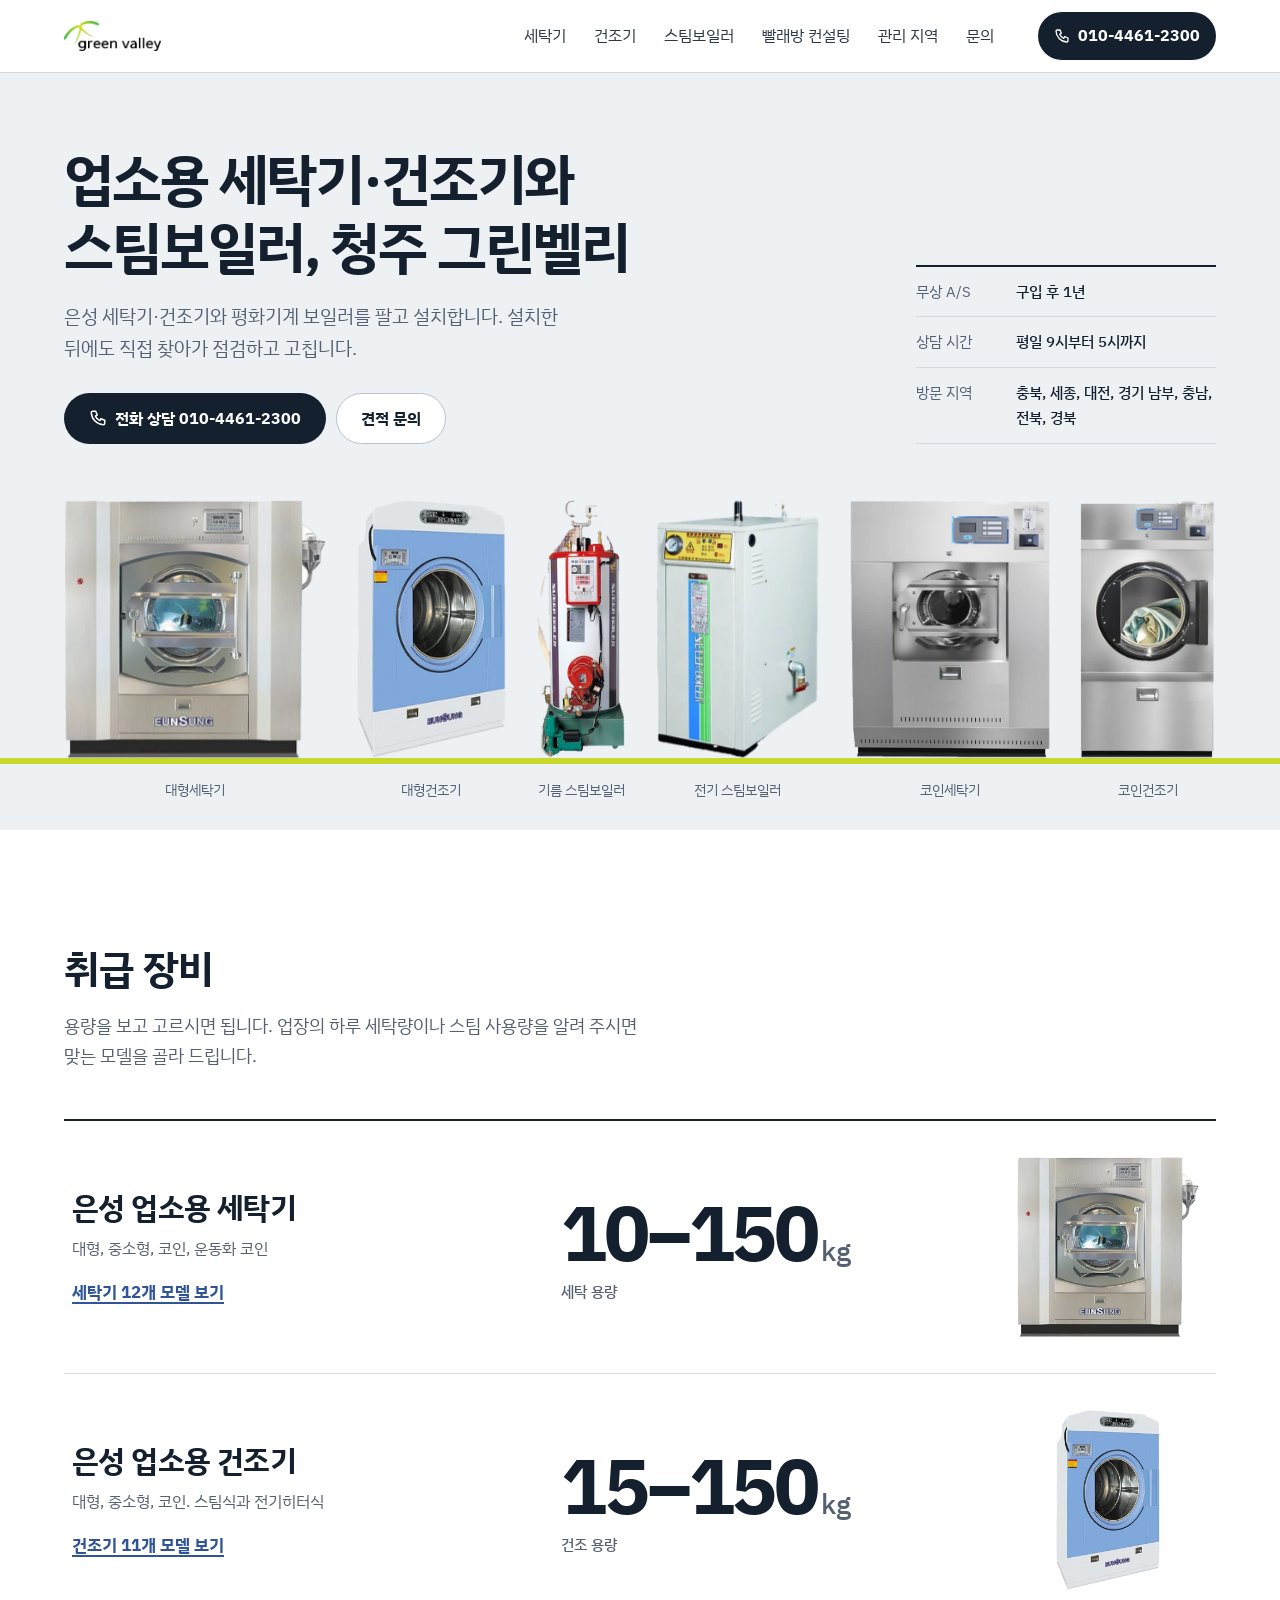
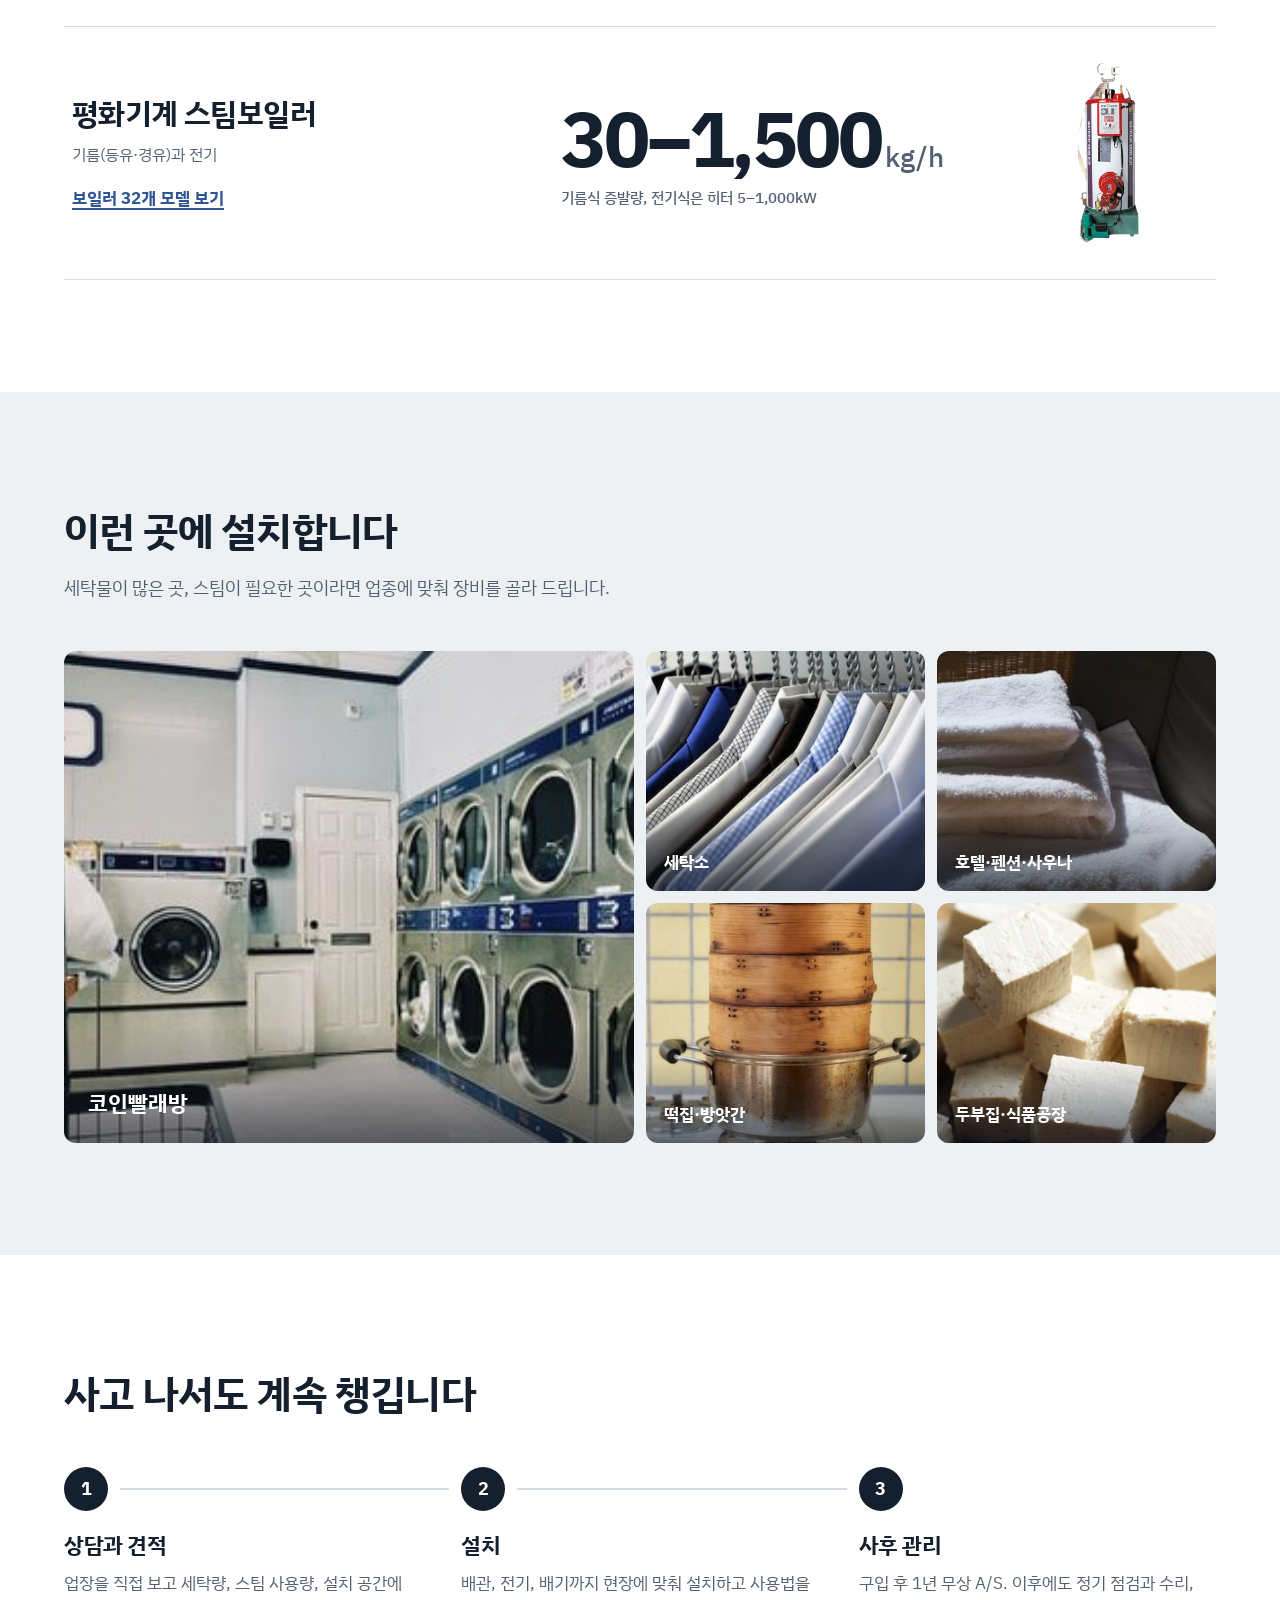
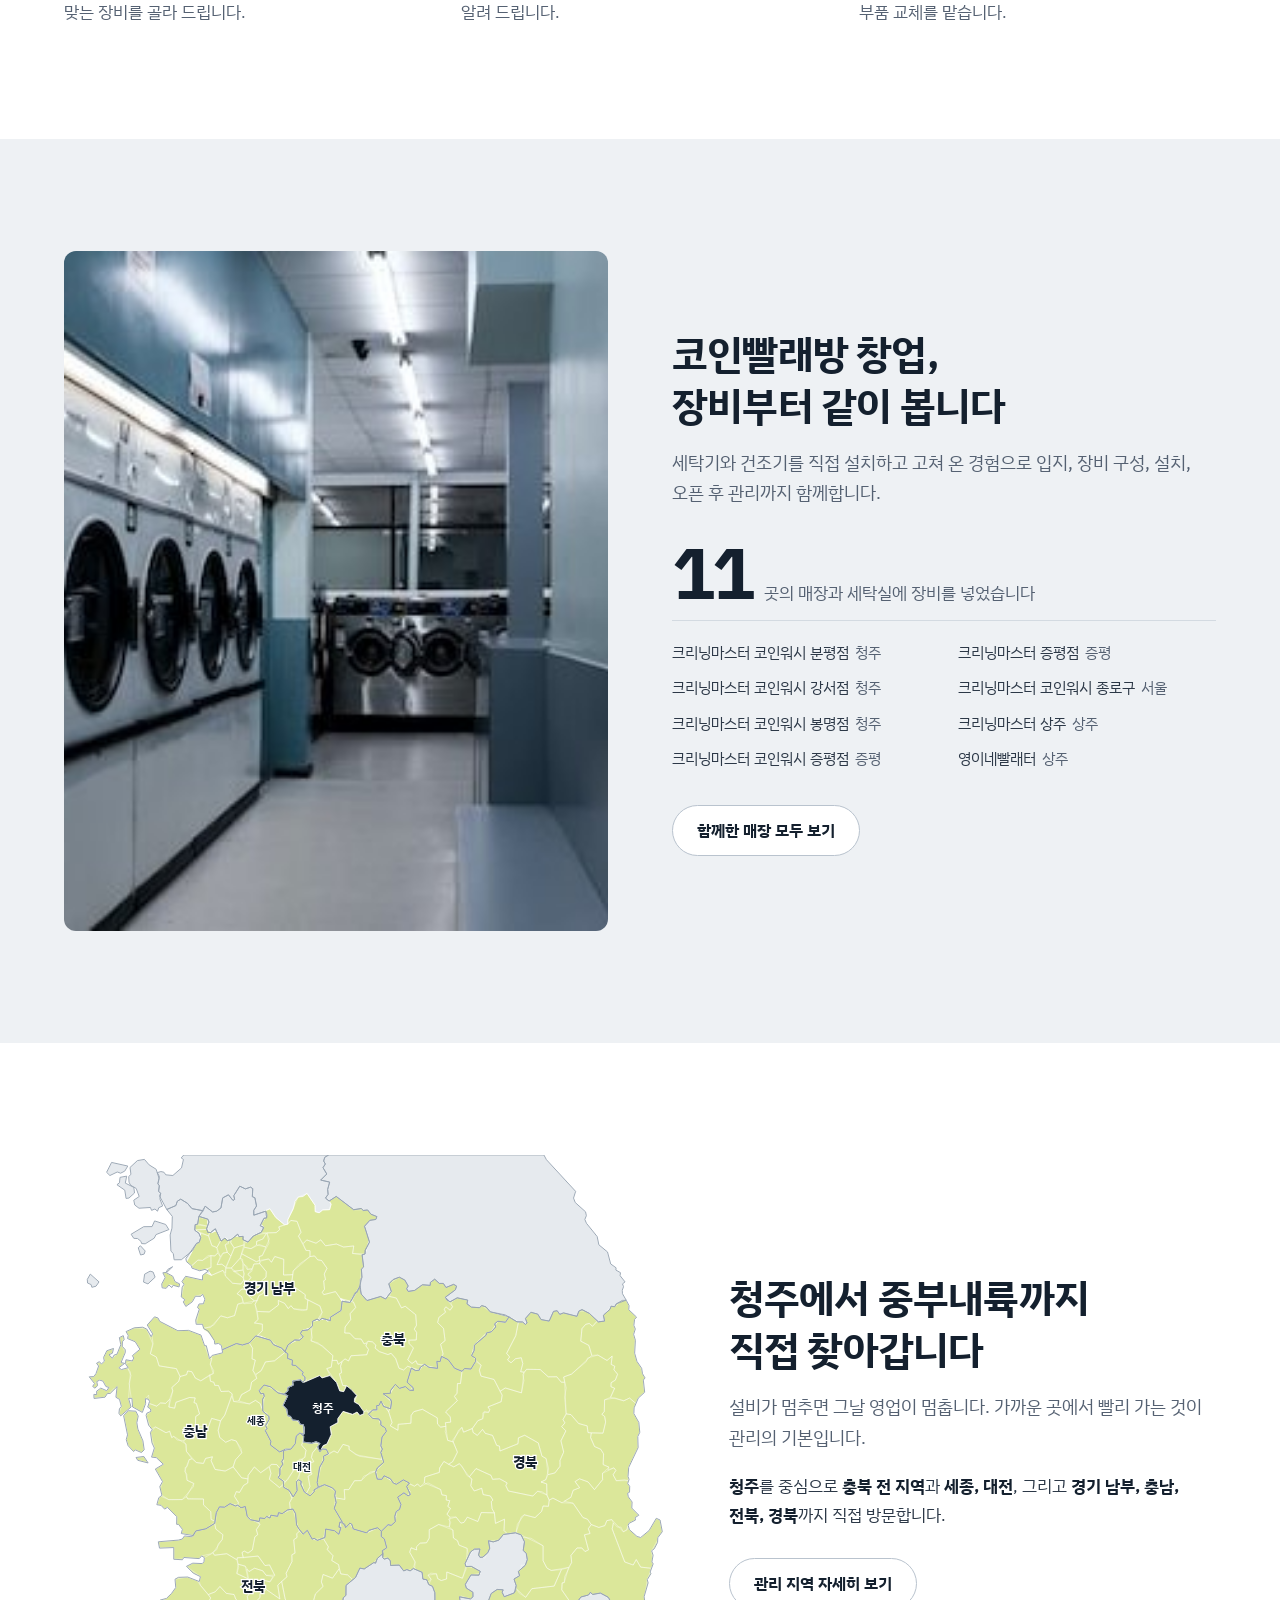
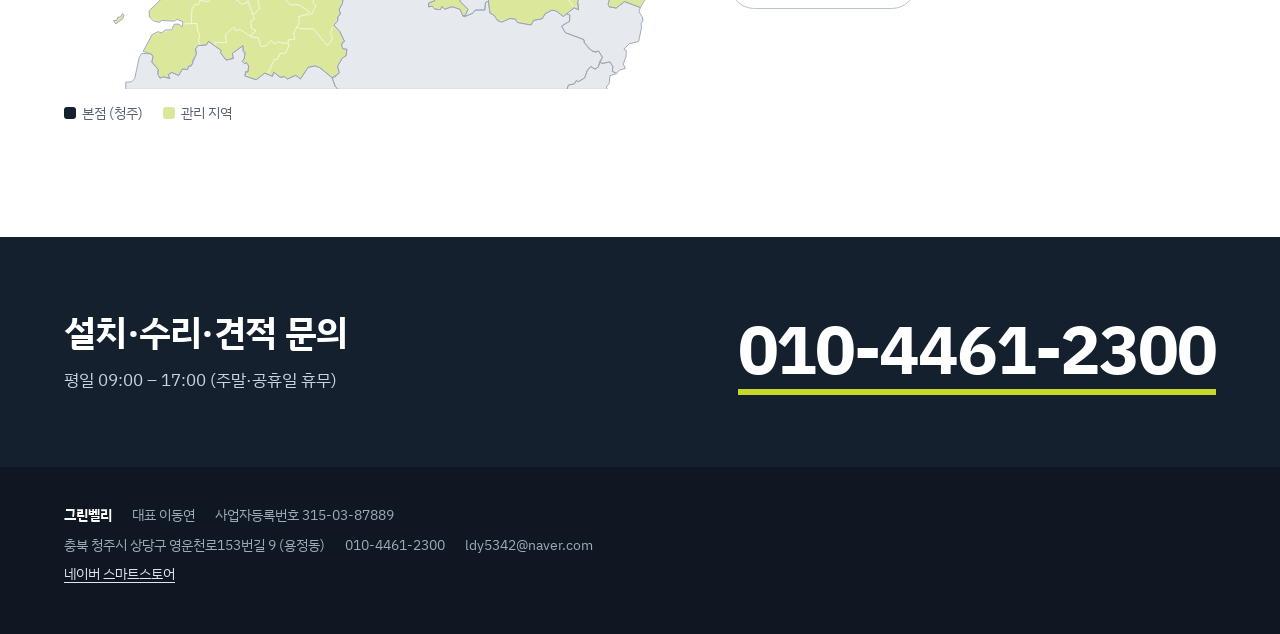
<file: index.html>
<!doctype html>
<html lang="ko">
<head>
<meta charset="utf-8">
<meta name="viewport" content="width=device-width, initial-scale=1, viewport-fit=cover">
<title>그린벨리 | 청주 업소용 세탁기·건조기·스팀보일러 판매·설치·A/S</title>
<meta name="description" content="청주 그린벨리는 은성 업소용 세탁기·대형건조기와 평화기계 스팀보일러를 판매·설치하고 A/S합니다. 청주·충북 코인빨래방(셀프빨래방) 창업 컨설팅. 충청·경기 남부·전북·경북 방문 관리.">
<link rel="canonical" href="https://greenvalley.co.kr/">
<meta name="robots" content="index, follow, max-image-preview:large">
<meta property="og:type" content="website">
<meta property="og:locale" content="ko_KR">
<meta property="og:site_name" content="그린벨리">
<meta property="og:title" content="그린벨리 | 청주 업소용 세탁기·건조기·스팀보일러 판매·설치·A/S">
<meta property="og:description" content="청주 그린벨리는 은성 업소용 세탁기·대형건조기와 평화기계 스팀보일러를 판매·설치하고 A/S합니다. 청주·충북 코인빨래방(셀프빨래방) 창업 컨설팅. 충청·경기 남부·전북·경북 방문 관리.">
<meta property="og:url" content="https://greenvalley.co.kr/">
<meta property="og:image" content="https://greenvalley.co.kr/img/og-image.jpg">
<meta name="twitter:card" content="summary_large_image">
<meta name="theme-color" content="#ffffff">
<link rel="icon" href="favicon.png" type="image/png">
<link rel="apple-touch-icon" href="img/apple-touch-icon.png">
<link rel="manifest" href="site.webmanifest">
<link rel="preconnect" href="https://fonts.googleapis.com">
<link rel="preconnect" href="https://fonts.gstatic.com" crossorigin>
<link rel="stylesheet" href="https://fonts.googleapis.com/css2?family=IBM+Plex+Sans+KR:wght@400;500;700&display=swap">
<link rel="stylesheet" href="style.css">
<script type="application/ld+json">{"@context": "https://schema.org", "@graph": [{"@type": ["LocalBusiness", "Store"], "@id": "https://greenvalley.co.kr/#business", "name": "그린벨리", "alternateName": ["Green Valley", "그린밸리"], "description": "청주에 있는 업소용 세탁기·건조기, 스팀보일러 판매·설치·유지관리 업체. 은성 세탁기·대형건조기와 평화기계 스팀보일러를 취급하고 코인빨래방 창업 컨설팅을 합니다.", "url": "https://greenvalley.co.kr/", "logo": "https://greenvalley.co.kr/img/logo.png", "image": "https://greenvalley.co.kr/img/og-image.jpg", "telephone": "+82-10-4461-2300", "email": "ldy5342@naver.com", "vatID": "315-03-87889", "address": {"@type": "PostalAddress", "streetAddress": "영운천로153번길 9 (용정동)", "addressLocality": "청주시 상당구", "addressRegion": "충청북도", "addressCountry": "KR"}, "openingHoursSpecification": [{"@type": "OpeningHoursSpecification", "dayOfWeek": ["Monday", "Tuesday", "Wednesday", "Thursday", "Friday"], "opens": "09:00", "closes": "17:00"}], "areaServed": [{"@type": "City", "name": "청주시"}, {"@type": "AdministrativeArea", "name": "충청북도"}, {"@type": "City", "name": "세종특별자치시"}, {"@type": "City", "name": "대전광역시"}, {"@type": "AdministrativeArea", "name": "경기 남부"}, {"@type": "AdministrativeArea", "name": "충청남도"}, {"@type": "AdministrativeArea", "name": "전라북도"}, {"@type": "AdministrativeArea", "name": "경상북도"}], "brand": [{"@type": "Brand", "name": "은성", "alternateName": "은성기계"}, {"@type": "Brand", "name": "평화기계"}], "sameAs": ["https://smartstore.naver.com/greenvally"], "founder": {"@type": "Person", "name": "이동연"}, "knowsAbout": ["업소용 세탁기", "업소용 건조기", "코인빨래방 창업", "셀프빨래방 창업", "스팀보일러"]}]}</script>
</head>
<body>
<a class="skip" href="#main">본문으로 건너뛰기</a>
<header class="top">
  <div class="wrap">
    <a class="logo" href="./"><img src="img/logo.png" alt="그린벨리" width="802" height="249"></a>
    <nav class="menu" aria-label="메뉴"><a href="washer.html">세탁기</a><a href="dryer.html">건조기</a><a href="boiler.html">스팀보일러</a><a href="consulting.html">빨래방 컨설팅</a><a href="area.html">관리 지역</a><a href="contact.html">문의</a></nav>
    <a class="tel-top" href="tel:01044612300" aria-label="전화 010-4461-2300"><svg viewBox="0 0 24 24" fill="none" stroke="currentColor" stroke-width="2" stroke-linecap="round" stroke-linejoin="round" aria-hidden="true"><path d="M5 3h4l2 5-2.5 1.5a11 11 0 0 0 6 6L16 13l5 2v4a2 2 0 0 1-2 2A17 17 0 0 1 3 5a2 2 0 0 1 2-2z"/></svg>010-4461-2300</a>
  </div>
</header>
<main id="main">
<section class="hx">
  <div class="wrap hx-top">
    <div class="hx-copy">
      <h1>업소용 세탁기·건조기와<br>스팀보일러, 청주 그린벨리</h1>
      <p>은성 세탁기·건조기와 평화기계 보일러를 팔고 설치합니다. 설치한 뒤에도 직접 찾아가 점검하고 고칩니다.</p>
      <div class="btn-row"><a class="btn btn-ink" href="tel:01044612300"><svg viewBox="0 0 24 24" fill="none" stroke="currentColor" stroke-width="2" stroke-linecap="round" stroke-linejoin="round" aria-hidden="true"><path d="M5 3h4l2 5-2.5 1.5a11 11 0 0 0 6 6L16 13l5 2v4a2 2 0 0 1-2 2A17 17 0 0 1 3 5a2 2 0 0 1 2-2z"/></svg>전화 상담 010-4461-2300</a><a class="btn btn-line" href="contact.html">견적 문의</a></div>
    </div>
    <dl class="hx-facts">
      <div><dt>무상 A/S</dt><dd>구입 후 1년</dd></div>
      <div><dt>상담 시간</dt><dd>평일 9시부터 5시까지</dd></div>
      <div><dt>방문 지역</dt><dd>충북, 세종, 대전, 경기 남부, 충남, 전북, 경북</dd></div>
    </dl>
  </div>
  <div class="wrap">
    <ul class="lineup" style="--cols:1.013fr 0.579fr 0.342fr 0.631fr 0.772fr 0.525fr" aria-label="취급 장비"><li style="--i:0"><a href="washer.html#w-large" style="--hf:1.0" aria-label="대형세탁기 보기"><span class="tag" aria-hidden="true">대형세탁기</span><picture><source srcset="img/prod/cut/washer-large.webp" type="image/webp"><img src="img/prod/cut/washer-large.png" alt="은성·평화기계 대형세탁기" width="611" height="603" fetchpriority="high"></picture></a></li><li style="--i:1"><a href="dryer.html#d-large" style="--hf:1.0" aria-label="대형건조기 보기"><span class="tag" aria-hidden="true">대형건조기</span><picture><source srcset="img/prod/cut/dryer-blue.webp" type="image/webp"><img src="img/prod/cut/dryer-blue.png" alt="은성·평화기계 대형건조기" width="361" height="623"></picture></a></li><li style="--i:2"><a href="boiler.html#b-oil" style="--hf:0.98" aria-label="기름 스팀보일러 보기"><span class="tag" aria-hidden="true">기름 스팀보일러</span><picture><source srcset="img/prod/cut/pho-30.webp" type="image/webp"><img src="img/prod/cut/pho-30.png" alt="은성·평화기계 기름 스팀보일러" width="205" height="599"></picture></a></li><li style="--i:3"><a href="boiler.html#b-elec" style="--hf:0.8" aria-label="전기 스팀보일러 보기"><span class="tag" aria-hidden="true">전기 스팀보일러</span><picture><source srcset="img/prod/cut/phe-small.webp" type="image/webp"><img src="img/prod/cut/phe-small.png" alt="은성·평화기계 전기 스팀보일러" width="361" height="572"></picture></a></li><li style="--i:4"><a href="washer.html#w-coin" style="--hf:0.8" aria-label="코인세탁기 보기"><span class="tag" aria-hidden="true">코인세탁기</span><picture><source srcset="img/prod/cut/washer-coin.webp" type="image/webp"><img src="img/prod/cut/washer-coin.png" alt="은성·평화기계 코인세탁기" width="477" height="618"></picture></a></li><li style="--i:5"><a href="dryer.html#d-coin" style="--hf:0.92" aria-label="코인건조기 보기"><span class="tag" aria-hidden="true">코인건조기</span><picture><source srcset="img/prod/cut/dryer-coin.webp" type="image/webp"><img src="img/prod/cut/dryer-coin.png" alt="은성·평화기계 코인건조기" width="326" height="621"></picture></a></li></ul>
    <ul class="lineup-names" style="--cols:1.013fr 0.579fr 0.342fr 0.631fr 0.772fr 0.525fr" aria-hidden="true"><li><a href="washer.html#w-large" tabindex="-1">대형세탁기</a></li><li><a href="dryer.html#d-large" tabindex="-1">대형건조기</a></li><li><a href="boiler.html#b-oil" tabindex="-1">기름 스팀보일러</a></li><li><a href="boiler.html#b-elec" tabindex="-1">전기 스팀보일러</a></li><li><a href="washer.html#w-coin" tabindex="-1">코인세탁기</a></li><li><a href="dryer.html#d-coin" tabindex="-1">코인건조기</a></li></ul>
  </div>
</section>
<section class="section" id="catalog">
  <div class="wrap">
    <div class="head"><h2 class="title">취급 장비</h2><p class="desc">용량을 보고 고르시면 됩니다. 업장의 하루 세탁량이나 스팀 사용량을 알려 주시면 맞는 모델을 골라 드립니다.</p></div>
    <ul class="cat"><li><a href="washer.html">
        <div><h3>은성 업소용 세탁기</h3><p class="types-line">대형, 중소형, 코인, 운동화 코인</p><span class="more">세탁기 12개 모델 보기</span></div>
        <p class="range">10–150<small>kg</small><span class="range-sub">세탁 용량</span></p>
        <div class="thumb"><picture class="pic"><source srcset="img/prod/cut/washer-large.webp" type="image/webp"><img src="img/prod/cut/washer-large.png" alt="" width="611" height="603" loading="lazy"></picture></div>
      </a></li><li><a href="dryer.html">
        <div><h3>은성 업소용 건조기</h3><p class="types-line">대형, 중소형, 코인. 스팀식과 전기히터식</p><span class="more">건조기 11개 모델 보기</span></div>
        <p class="range">15–150<small>kg</small><span class="range-sub">건조 용량</span></p>
        <div class="thumb"><picture class="pic"><source srcset="img/prod/cut/dryer-blue.webp" type="image/webp"><img src="img/prod/cut/dryer-blue.png" alt="" width="361" height="623" loading="lazy"></picture></div>
      </a></li><li><a href="boiler.html">
        <div><h3>평화기계 스팀보일러</h3><p class="types-line">기름(등유·경유)과 전기</p><span class="more">보일러 32개 모델 보기</span></div>
        <p class="range">30–1,500<small>kg/h</small><span class="range-sub">기름식 증발량, 전기식은 히터 5–1,000kW</span></p>
        <div class="thumb"><picture class="pic"><source srcset="img/prod/cut/pho-30.webp" type="image/webp"><img src="img/prod/cut/pho-30.png" alt="" width="205" height="599" loading="lazy"></picture></div>
      </a></li></ul>
  </div>
</section>
<section class="section soft">
  <div class="wrap">
    <div class="head"><h2 class="title">이런 곳에 설치합니다</h2><p class="desc">세탁물이 많은 곳, 스팀이 필요한 곳이라면 업종에 맞춰 장비를 골라 드립니다.</p></div>
    <div class="places">
      <figure><img src="img/photo/laundromat.jpg" alt="코인빨래방 세탁기와 건조기" width="318" height="239" loading="lazy"><figcaption>코인빨래방</figcaption></figure>
      <figure><img src="img/photo/drycleaner.jpg" alt="세탁소에 걸린 셔츠" width="356" height="267" loading="lazy"><figcaption>세탁소</figcaption></figure>
      <figure><img src="img/photo/towels.jpg" alt="호텔 수건" width="356" height="267" loading="lazy"><figcaption>호텔·펜션·사우나</figcaption></figure>
      <figure><img src="img/photo/steamer.jpg" alt="찜기로 찌는 모습" width="400" height="300" loading="lazy"><figcaption>떡집·방앗간</figcaption></figure>
      <figure><img src="img/photo/tofu.jpg" alt="두부" width="400" height="300" loading="lazy"><figcaption>두부집·식품공장</figcaption></figure>
    </div>
  </div>
</section>
<section class="section">
  <div class="wrap">
    <div class="head"><h2 class="title">사고 나서도 계속 챙깁니다</h2></div>
    <ol class="flow">
      <li><h3>상담과 견적</h3><p>업장을 직접 보고 세탁량, 스팀 사용량, 설치 공간에 맞는 장비를 골라 드립니다.</p></li>
      <li><h3>설치</h3><p>배관, 전기, 배기까지 현장에 맞춰 설치하고 사용법을 알려 드립니다.</p></li>
      <li><h3>사후 관리</h3><p>구입 후 1년 무상 A/S. 이후에도 정기 점검과 수리, 부품 교체를 맡습니다.</p></li>
    </ol>
  </div>
</section>
<section class="section soft">
  <div class="wrap cons">
    <div class="cons-photo"><img src="img/photo/laundromat2.jpg" alt="코인빨래방 내부" width="356" height="267" loading="lazy"></div>
    <div>
      <h2 class="title">코인빨래방 창업, 장비부터 같이 봅니다</h2>
      <p class="desc">세탁기와 건조기를 직접 설치하고 고쳐 온 경험으로 입지, 장비 구성, 설치, 오픈 후 관리까지 함께합니다.</p>
      <p class="cons-count"><b>11</b><span>곳의 매장과 세탁실에 장비를 넣었습니다</span></p>
      <ul class="cons-list"><li>크리닝마스터 코인워시 분평점<span>청주</span></li><li>크리닝마스터 코인워시 강서점<span>청주</span></li><li>크리닝마스터 코인워시 봉명점<span>청주</span></li><li>크리닝마스터 코인워시 증평점<span>증평</span></li><li>크리닝마스터 증평점<span>증평</span></li><li>크리닝마스터 코인워시 종로구<span>서울</span></li><li>크리닝마스터 상주<span>상주</span></li><li>영이네빨래터<span>상주</span></li></ul>
      <div class="btn-row"><a class="btn btn-line" href="consulting.html#cases">함께한 매장 모두 보기</a></div>
    </div>
  </div>
</section>
<section class="section">
  <div class="wrap area">
    <div><svg class="area-map" viewBox="0 0 760 667" role="img" aria-labelledby="mapt"><title id="mapt">그린벨리 관리 지역: 청주를 중심으로 충북, 세종, 대전, 경기 남부, 충남, 전북, 경북</title><g class="regions"><path class="off" d="M499.9,576.2 510.2,572.1 513.2,568.1 525.3,567.9 526.1,558.8 529.7,556.8 531.7,571.9 536.2,574.2 541.7,581.5 546.2,583.0 556.7,578.5 563.5,579.4 566.0,583.5 583.1,586.7 586.0,581.0 596.9,578.8 600.7,572.6 608.8,568.2 614.1,569.1 623.2,576.0 627.6,572.8 631.3,574.1 631.1,582.0 621.0,588.1 625.8,596.2 648.9,604.9 649.5,608.8 655.7,616.7 663.5,621.0 667.3,619.2 672.1,626.9 666.7,639.3 662.8,641.7 657.4,638.5 653.1,643.4 649.9,652.7 642.1,657.4 639.3,656.1 637.2,660.0 629.5,661.8 627.9,667.0 342.0,667.0 338.5,663.1 334.7,652.6 343.6,646.6 341.5,638.0 347.6,628.0 352.1,625.0 353.1,616.9 348.5,616.4 346.7,613.3 346.9,609.1 350.2,607.3 344.3,594.9 336.8,586.9 341.5,581.8 341.9,576.2 345.1,573.3 343.5,567.1 347.4,560.0 348.6,552.7 351.9,549.7 352.0,537.2 363.9,527.3 369.3,515.6 374.7,516.7 386.8,508.7 388.9,509.5 391.0,503.7 398.4,497.2 397.9,502.8 399.6,504.4 404.3,503.1 407.3,506.6 407.6,512.3 418.5,511.9 424.0,519.2 428.0,517.5 432.0,519.1 436.0,516.2 447.0,520.9 448.0,529.4 452.8,530.2 455.3,536.2 460.0,538.4 462.9,546.4 463.0,556.3 455.2,559.2 455.2,564.2 459.5,563.1 462.8,566.7 469.9,567.5 471.6,563.7 475.2,567.0 484.4,563.8 494.4,567.1 497.7,575.1 499.9,576.2Z"/><path class="off" d="M338.5,663.1 342.0,667.0 77.2,667.0 77.1,658.0 84.3,657.6 88.3,653.4 94.0,626.8 97.3,622.0 109.0,623.0 111.1,626.3 109.6,632.9 117.5,642.1 117.2,648.2 119.8,653.0 123.9,651.4 132.3,653.5 130.0,648.7 134.7,645.8 143.1,649.8 147.6,641.7 154.3,642.2 155.4,638.2 158.5,638.3 165.1,623.4 164.3,616.3 167.6,612.3 177.8,611.6 180.4,607.1 196.5,618.7 195.1,620.8 202.3,630.5 211.4,628.4 210.0,622.2 223.3,612.5 223.8,620.0 226.1,621.2 224.7,629.5 222.4,631.9 225.6,635.2 227.7,633.3 230.5,638.0 229.5,645.6 226.8,644.7 225.7,650.2 239.9,655.0 250.7,646.7 260.2,650.8 261.8,645.5 269.7,651.9 275.3,651.3 278.8,654.1 289.2,649.5 295.1,654.1 304.7,639.6 313.0,637.8 319.1,639.8 334.7,652.6 338.5,663.1Z"/><path class="off" d="M701.7,181.2 689.4,185.8 687.4,189.4 682.8,188.8 681.6,192.5 673.3,200.0 674.8,207.3 667.0,208.3 655.9,197.8 646.6,193.0 642.6,194.9 640.3,201.4 623.5,197.1 618.8,198.9 615.6,194.4 611.0,195.2 605.6,207.3 595.4,205.4 591.4,198.7 582.8,196.3 576.0,204.0 578.0,209.7 576.0,211.5 572.5,208.5 565.4,208.2 550.6,199.5 532.0,195.7 526.8,189.6 521.5,188.0 518.4,190.6 508.5,189.9 503.0,185.8 503.9,181.1 490.8,178.3 481.8,183.3 475.9,177.6 488.5,168.3 490.0,163.5 486.3,161.5 476.8,165.4 473.5,160.3 468.5,160.3 462.7,155.0 457.3,159.1 457.1,162.7 447.3,162.0 437.7,169.0 429.6,170.3 427.7,166.9 429.6,163.5 425.4,156.1 418.5,152.5 410.8,155.5 405.4,160.9 408.6,170.4 401.4,179.8 395.3,176.6 378.2,181.7 371.0,173.6 368.9,164.8 371.9,152.6 371.2,142.4 374.0,139.8 372.1,124.6 375.8,123.5 376.0,119.0 381.3,108.7 375.1,88.9 381.8,81.5 389.2,80.5 390.6,76.9 383.1,73.9 379.0,68.6 373.5,69.2 371.0,66.8 361.6,68.3 339.8,51.7 330.9,57.5 326.4,53.8 329.7,49.1 329.1,42.9 331.6,33.8 320.4,31.3 328.0,23.7 323.3,15.8 326.2,11.2 324.1,7.5 325.5,2.8 330.4,0.0 599.0,0.0 602.2,5.9 638.6,45.4 636.0,53.8 638.1,59.3 651.0,70.9 652.0,75.8 650.1,80.4 652.1,85.2 665.5,101.8 667.6,112.1 678.4,121.0 682.4,136.0 689.1,140.8 688.8,143.6 694.6,146.9 694.1,150.6 700.3,158.4 697.1,160.9 698.4,164.4 696.8,168.9 697.1,173.2 701.7,181.2Z"/><path class="off" d="M135.6,139.5 127.8,147.0 135.7,151.3 138.6,158.1 144.3,160.9 143.6,164.7 136.3,162.6 134.5,165.5 130.9,162.2 127.5,166.4 122.5,165.8 122.0,161.0 126.3,153.0 123.4,147.0 127.3,146.6 129.6,142.8 135.6,139.5ZM369.7,163.2 365.4,171.9 363.6,171.6 357.1,184.1 347.1,182.6 345.8,194.1 332.4,202.6 332.5,206.7 322.1,203.9 318.7,206.5 316.0,204.9 310.1,207.6 310.2,213.5 304.4,218.3 297.1,219.3 295.2,222.8 298.7,227.1 293.9,231.2 288.0,230.9 279.6,237.0 275.6,246.0 271.6,241.0 261.3,236.7 257.6,231.1 239.4,225.8 231.3,234.6 222.6,237.2 215.2,235.3 197.4,243.2 196.5,237.8 192.9,235.2 188.2,236.0 187.8,231.9 180.0,219.8 174.5,216.7 172.8,211.3 165.0,211.3 164.4,206.2 168.9,192.4 166.6,190.4 168.6,186.0 174.0,185.7 175.9,179.9 173.0,173.8 170.5,176.5 164.0,176.3 160.2,183.2 152.1,189.0 148.9,183.4 150.9,180.6 146.4,177.2 147.5,165.2 149.8,161.4 147.2,158.0 151.8,151.4 172.8,156.1 173.0,150.2 180.3,144.7 175.9,142.8 169.4,144.5 159.7,141.2 159.2,138.4 152.9,133.1 152.1,129.3 165.4,110.3 168.7,109.1 170.6,103.1 168.5,97.8 163.2,93.9 163.7,86.9 166.8,86.3 168.4,76.6 179.6,80.1 180.9,83.7 178.0,92.2 179.6,96.7 183.1,96.7 188.9,92.1 196.1,107.4 200.9,103.7 203.7,106.9 208.5,105.6 216.8,98.9 218.4,101.9 223.6,101.6 223.4,105.6 229.6,108.7 236.3,101.1 246.2,96.5 249.3,90.4 244.9,88.3 249.6,79.0 252.9,78.5 251.8,70.1 236.9,75.1 236.9,69.0 240.3,63.7 238.3,53.4 235.1,52.0 235.6,42.0 232.9,40.1 226.4,42.3 219.4,38.9 211.9,50.8 213.0,55.3 211.0,56.8 205.3,49.7 198.1,53.5 195.9,66.1 190.6,70.1 185.5,71.1 176.2,63.9 173.7,69.6 159.7,66.9 154.2,60.4 145.7,55.1 141.4,57.7 139.6,63.1 128.3,68.0 119.3,51.3 120.6,47.8 118.1,45.2 119.0,38.4 117.2,35.9 119.1,26.8 116.4,22.0 120.9,20.7 124.7,21.5 127.1,24.8 135.9,25.6 146.7,16.1 149.1,5.6 146.3,3.6 149.5,0.0 330.4,0.0 325.5,2.8 324.1,7.5 326.2,11.2 323.3,15.8 328.0,23.7 320.4,31.3 331.6,33.8 329.1,42.9 329.7,49.1 326.4,53.8 330.9,57.5 339.8,51.7 361.6,68.3 371.0,66.8 373.5,69.2 379.0,68.6 383.1,73.9 390.6,76.9 389.2,80.5 381.8,81.5 375.1,88.9 381.3,108.7 376.0,119.0 375.8,123.5 372.1,124.6 374.0,139.8 371.2,142.4 371.9,152.6 369.9,155.3 369.7,163.2Z"/><path class="off" d="M717.6,570.1 722.0,576.9 722.5,581.6 720.0,585.2 721.1,588.5 717.2,607.3 705.9,609.9 698.8,616.9 701.9,618.6 701.5,626.5 697.9,635.3 700.7,640.7 693.2,643.1 689.5,647.3 684.4,644.3 685.2,638.8 681.4,632.7 671.7,634.7 668.6,632.4 672.1,626.9 667.3,619.2 660.0,620.2 649.5,608.8 648.9,604.9 625.8,596.2 621.0,588.1 631.1,582.0 631.3,574.1 627.6,572.8 636.7,565.1 642.2,567.7 641.2,557.2 645.2,551.7 654.7,549.2 656.9,546.0 660.0,548.5 669.5,546.8 679.1,551.9 680.9,554.5 679.2,561.0 680.5,564.0 689.2,565.6 699.7,557.5 719.4,564.9 717.6,570.1Z"/><path class="off" d=""/><path class="off" d="M32.8,148.7 43.7,158.4 39.9,163.8 34.8,165.1 33.8,161.7 29.4,159.8 29.1,155.3 32.8,148.7ZM111.2,146.1 113.7,152.5 104.8,160.9 99.3,158.6 100.6,148.8 107.4,145.0 111.2,146.1ZM101.3,119.8 100.0,123.7 95.6,124.8 92.7,115.9 95.3,113.2 101.3,119.8ZM130.9,93.1 114.9,99.3 112.6,103.8 101.4,110.8 96.9,110.6 96.1,107.8 91.9,104.3 87.1,104.0 83.8,98.9 99.5,89.5 109.9,89.4 113.1,82.3 126.9,86.7 130.9,93.1ZM168.4,76.6 166.8,86.3 163.7,86.9 163.2,93.9 168.5,97.8 170.6,103.1 168.7,109.1 165.4,110.3 160.5,119.3 146.5,130.7 137.5,130.8 136.4,122.9 133.5,120.1 132.5,99.8 134.8,91.3 135.2,76.6 128.3,68.0 139.6,63.1 141.4,57.7 145.7,55.1 154.2,60.4 159.7,66.9 173.7,69.6 168.4,76.6ZM76.5,35.1 87.1,40.4 88.0,47.4 81.1,53.7 77.5,54.2 75.9,43.9 66.1,37.1 69.2,34.7 70.0,27.9 78.2,26.4 76.5,35.1ZM59.4,9.3 79.6,13.8 75.8,20.1 70.7,22.7 66.5,21.2 57.3,25.6 53.2,21.6 59.4,9.3ZM117.2,35.9 119.0,38.4 118.1,45.2 120.6,47.8 119.7,55.0 123.1,63.6 118.3,65.8 116.7,70.1 113.5,67.4 109.3,69.1 107.9,65.5 93.6,66.4 88.3,62.4 87.1,56.4 93.9,51.8 90.1,41.7 83.1,37.7 81.2,33.9 80.8,26.8 83.6,24.2 82.4,15.6 91.6,7.0 100.4,5.5 106.2,12.3 115.0,17.8 118.7,29.4 117.2,35.9Z"/><path class="off" d="M526.1,558.8 525.3,567.9 513.2,568.1 510.2,572.1 499.9,576.2 497.7,575.1 500.7,574.9 504.3,567.2 494.6,557.2 493.6,551.5 507.4,554.1 510.5,551.5 510.4,545.8 502.2,540.6 500.9,536.0 507.9,524.2 517.9,524.5 519.6,519.7 508.4,513.5 501.7,513.7 500.7,509.9 507.4,495.5 512.2,492.0 519.2,491.8 517.5,499.3 519.2,502.2 522.8,502.0 529.0,496.4 531.4,490.8 529.8,481.5 535.8,482.9 542.7,480.8 548.4,473.7 563.4,471.6 570.6,474.1 574.8,482.8 573.2,493.7 577.0,497.2 578.3,505.1 575.9,512.0 567.1,519.8 568.7,525.1 561.7,529.3 564.4,537.4 563.6,544.0 561.9,546.7 549.5,551.4 546.9,545.8 548.2,542.8 540.7,542.3 533.2,547.4 529.7,556.8 526.1,558.8Z"/><path class="off" d="M681.4,650.0 680.5,659.7 676.9,664.1 678.2,667.0 627.9,667.0 629.5,661.8 637.2,660.0 639.3,656.1 642.1,657.4 649.9,652.7 653.1,643.4 657.4,638.5 662.8,641.7 666.7,639.3 668.6,632.4 671.7,634.7 681.4,632.7 685.2,638.8 684.4,644.3 689.5,647.3 681.4,650.0Z"/><path class="off" d="M168.4,76.6 176.2,63.9 185.5,71.1 190.6,70.1 195.9,66.1 198.1,53.5 205.3,49.7 211.0,56.8 213.0,55.3 211.9,50.8 219.4,38.9 226.4,42.3 232.9,40.1 235.6,42.0 235.1,52.0 238.3,53.4 240.3,63.7 236.9,69.0 236.9,75.1 251.8,70.1 253.5,74.9 252.9,78.5 249.6,79.0 244.9,88.3 249.3,90.4 246.2,96.5 236.3,101.1 229.6,108.7 223.4,105.6 223.6,101.6 218.4,101.9 216.8,98.9 208.5,105.6 203.7,106.9 200.9,103.7 196.1,107.4 188.9,92.1 183.1,96.7 179.6,96.7 178.0,92.2 180.9,83.7 179.6,80.1 168.4,76.6Z"/><path class="on" d="M719.4,564.9 699.7,557.5 689.2,565.6 680.5,564.0 679.2,561.0 680.9,554.5 679.1,551.9 669.5,546.8 660.0,548.5 656.9,546.0 654.7,549.2 645.2,551.7 641.2,557.2 642.2,567.7 636.7,565.1 623.2,576.0 614.1,569.1 608.8,568.2 600.7,572.6 596.9,578.8 586.0,581.0 583.1,586.7 566.0,583.5 563.5,579.4 556.7,578.5 546.2,583.0 541.7,581.5 536.2,574.2 531.7,571.9 529.7,556.8 533.2,547.4 540.7,542.3 548.2,542.8 546.9,545.8 549.5,551.4 561.9,546.7 564.4,537.4 561.7,529.3 568.7,525.1 567.1,519.8 575.9,512.0 578.3,505.1 577.0,497.2 573.2,493.7 574.8,482.8 570.6,474.1 563.4,471.6 548.4,473.7 542.7,480.8 535.8,482.9 529.8,481.5 531.4,490.8 529.0,496.4 522.8,502.0 519.2,502.2 517.5,499.3 519.2,491.8 512.2,492.0 507.4,495.5 500.7,509.9 501.7,513.7 508.4,513.5 519.6,519.7 517.9,524.5 507.9,524.2 500.9,536.0 502.2,540.6 510.4,545.8 510.5,551.5 507.4,554.1 493.6,551.5 494.6,557.2 504.3,567.2 500.7,574.9 497.7,575.1 494.4,567.1 484.4,563.8 475.2,567.0 471.6,563.7 469.9,567.5 462.8,566.7 459.5,563.1 455.2,564.2 455.2,559.2 463.0,556.3 462.9,546.4 460.0,538.4 455.3,536.2 452.8,530.2 448.0,529.4 447.0,520.9 436.0,516.2 432.0,519.1 428.0,517.5 424.0,519.2 418.5,511.9 407.6,512.3 407.3,506.6 404.3,503.1 399.6,504.4 397.9,502.8 397.3,493.9 402.8,490.4 399.9,479.2 396.0,476.2 396.2,469.6 404.4,461.5 408.4,462.3 413.6,457.8 412.9,451.0 414.7,445.0 418.9,442.3 420.6,436.1 416.5,427.1 424.3,421.7 429.4,425.6 432.3,423.8 427.7,413.7 431.1,409.5 423.6,405.5 414.9,411.0 411.1,409.5 407.3,404.0 399.4,400.4 396.8,404.8 391.0,404.6 388.9,395.9 391.1,390.6 399.1,383.6 395.5,371.2 397.4,367.1 395.5,363.1 397.0,352.0 402.4,345.0 401.1,340.7 395.5,337.2 395.5,332.9 393.1,329.5 385.4,328.8 380.0,323.6 385.3,318.2 390.6,318.1 390.3,312.8 393.3,312.5 395.7,307.2 398.8,313.8 407.5,316.8 408.9,308.3 407.6,304.7 398.4,298.0 407.5,297.4 407.5,294.1 413.6,286.3 418.8,291.3 426.1,289.1 431.4,293.6 436.2,293.9 435.7,290.2 428.2,283.6 433.6,266.0 438.8,269.1 443.5,268.6 444.6,265.2 450.2,261.3 455.5,265.0 466.4,266.3 465.4,257.6 469.5,257.9 471.2,251.4 479.6,255.5 487.5,266.2 496.9,270.0 500.0,266.5 507.9,267.2 513.8,257.5 513.6,253.5 508.7,250.5 512.0,244.0 512.3,237.3 527.0,224.8 527.2,222.2 533.4,220.7 538.9,214.7 537.6,210.7 541.5,207.5 551.1,208.8 555.5,202.0 565.4,208.2 572.5,208.5 576.0,211.5 578.0,209.7 576.0,204.0 582.8,196.3 591.4,198.7 595.4,205.4 605.6,207.3 611.0,195.2 615.6,194.4 618.8,198.9 623.5,197.1 640.3,201.4 642.6,194.9 646.6,193.0 655.9,197.8 667.0,208.3 674.8,207.3 673.3,200.0 681.6,192.5 682.8,188.8 687.4,189.4 689.4,185.8 696.8,181.5 701.7,181.2 705.3,188.0 704.9,193.1 714.7,202.4 712.2,205.2 711.3,212.6 713.1,217.2 711.0,223.9 713.2,231.3 712.3,247.4 715.2,257.7 721.0,266.2 722.1,273.1 725.3,278.3 723.1,280.9 724.8,296.1 716.8,303.5 711.6,315.6 711.3,322.8 717.5,333.8 718.7,346.2 716.2,351.4 716.6,365.3 704.9,389.9 704.0,401.3 705.3,404.9 703.6,410.0 706.1,413.6 705.9,420.9 703.5,422.2 704.4,426.7 709.1,433.1 708.7,440.7 717.5,449.6 712.9,452.6 713.3,455.7 705.2,459.8 704.2,462.5 705.8,467.7 715.2,476.1 719.8,477.5 730.3,468.8 739.3,453.5 744.0,455.6 746.8,470.2 741.2,477.7 740.9,483.6 736.7,491.6 733.5,494.0 735.3,499.6 733.8,508.0 735.4,510.3 731.6,520.6 732.6,522.6 728.0,530.1 729.1,534.0 724.1,551.4 724.7,555.8 719.4,564.9Z"/><path class="on" d="M75.1,574.3 73.2,578.8 64.6,585.3 61.7,581.3 66.1,580.6 67.3,576.9 70.5,576.7 73.1,572.4 75.1,574.3ZM350.5,460.9 351.6,465.2 356.8,459.5 359.2,460.9 361.1,466.8 377.9,471.7 380.6,468.5 391.4,465.3 396.2,469.6 396.0,476.2 399.9,479.2 402.8,490.4 397.3,493.9 398.4,497.2 391.0,503.7 388.9,509.5 386.8,508.7 374.7,516.7 369.3,515.6 363.9,527.3 352.0,537.2 351.9,549.7 348.6,552.7 347.4,560.0 343.5,567.1 345.1,573.3 341.9,576.2 341.5,581.8 336.8,586.9 344.3,594.9 350.2,607.3 346.9,609.1 346.7,613.3 348.5,616.4 353.1,616.9 352.1,625.0 347.6,628.0 341.5,638.0 343.6,646.6 337.8,652.0 334.7,652.6 319.1,639.8 313.0,637.8 304.7,639.6 295.1,654.1 289.2,649.5 278.8,654.1 275.3,651.3 269.7,651.9 261.8,645.5 260.2,650.8 250.7,646.7 239.9,655.0 225.7,650.2 226.8,644.7 229.5,645.6 230.5,638.0 227.7,633.3 225.6,635.2 222.4,631.9 224.7,629.5 226.1,621.2 223.8,620.0 223.3,612.5 210.0,622.2 211.4,628.4 202.3,630.5 195.1,620.8 196.5,618.7 180.4,607.1 177.8,611.6 167.6,612.3 164.3,616.3 165.1,623.4 160.5,630.6 160.8,635.3 155.4,638.2 154.3,642.2 147.6,641.7 143.1,649.8 134.7,645.8 130.0,648.7 132.3,653.5 123.9,651.4 119.8,653.0 117.2,648.2 117.5,642.1 109.6,632.9 111.1,626.3 109.0,623.0 98.8,619.5 110.0,598.7 117.4,595.0 122.0,596.6 126.2,593.0 134.6,592.7 137.5,585.7 143.8,585.7 147.2,589.5 148.6,582.9 141.3,579.6 137.5,581.8 121.8,581.0 119.2,583.3 111.7,581.5 106.7,576.9 106.2,569.2 120.1,555.5 127.9,553.5 134.3,547.2 139.5,539.9 138.6,529.5 142.8,527.2 154.3,526.8 168.8,532.4 170.3,526.3 161.3,521.9 152.9,513.4 160.8,509.5 172.6,510.0 174.7,507.8 175.2,502.6 171.8,500.4 168.9,503.8 149.6,502.4 147.8,505.2 137.0,504.6 137.0,490.0 119.2,490.7 117.7,482.8 142.7,480.7 147.6,479.4 150.4,475.5 159.7,476.6 164.5,469.3 177.1,466.6 188.1,459.8 190.1,446.4 194.0,439.2 200.4,439.6 207.3,435.2 214.1,438.1 216.8,437.1 221.0,440.3 226.3,438.8 228.7,451.3 232.9,455.3 243.6,457.5 244.3,453.0 250.8,453.8 252.9,451.2 257.1,453.2 258.2,449.6 266.7,451.0 267.8,446.4 272.3,447.7 279.0,443.1 285.6,441.9 289.0,447.5 290.3,461.7 293.0,466.5 298.5,473.3 303.7,468.5 309.8,479.5 312.3,478.5 316.3,481.0 325.7,477.4 326.6,466.9 337.6,469.0 343.1,473.4 345.7,464.9 343.2,464.6 344.4,458.2 350.5,460.9Z"/><path class="on" d="M105.0,384.4 92.1,381.1 89.9,377.6 99.6,376.3 105.0,384.4ZM89.7,319.8 92.6,325.9 90.9,334.1 92.2,342.1 98.5,356.8 100.1,368.0 96.7,371.4 89.0,368.1 86.8,370.1 80.0,362.8 77.7,355.3 79.3,349.3 74.4,325.2 80.5,319.2 89.7,319.8ZM215.2,235.3 222.6,237.2 231.3,234.6 239.4,225.8 257.6,231.1 261.3,236.7 271.6,241.0 279.4,248.2 279.0,253.9 285.2,256.1 284.6,262.2 289.2,262.8 298.6,271.3 297.2,274.1 300.7,277.2 300.7,281.1 297.6,283.7 295.7,280.5 285.2,282.2 286.1,287.4 279.4,290.4 279.4,294.5 274.8,298.1 267.1,297.0 258.0,289.4 249.7,287.1 243.6,294.1 245.5,297.9 249.2,297.8 249.9,301.3 247.9,304.8 248.1,319.8 255.8,326.3 255.9,330.4 251.6,337.8 253.4,341.3 251.2,344.0 258.2,357.5 257.5,361.9 269.1,370.6 274.1,369.0 273.8,379.2 271.8,382.6 273.2,385.8 269.5,391.4 269.4,399.3 267.3,402.6 273.8,407.2 274.2,414.8 280.9,418.5 286.1,426.8 291.0,418.9 290.1,407.6 292.7,405.5 296.1,407.4 295.5,411.0 300.0,420.7 307.1,425.5 312.4,420.2 312.1,418.1 325.2,411.5 335.1,415.5 338.9,419.6 337.9,425.3 339.7,433.9 337.3,441.0 347.1,457.8 344.4,458.2 343.2,464.6 345.7,464.9 343.1,473.4 337.6,469.0 326.6,466.9 325.7,477.4 316.3,481.0 312.3,478.5 309.8,479.5 303.7,468.5 298.5,473.3 293.0,466.5 290.3,461.7 289.0,447.5 285.6,441.9 279.0,443.1 272.3,447.7 267.8,446.4 266.7,451.0 258.2,449.6 257.1,453.2 252.9,451.2 250.8,453.8 244.3,453.0 243.6,457.5 232.9,455.3 228.7,451.3 226.3,438.8 221.0,440.3 216.8,437.1 214.1,438.1 207.3,435.2 200.4,439.6 194.0,439.2 190.1,446.4 188.1,459.8 177.1,466.6 164.5,469.3 161.6,475.1 146.4,472.5 147.8,467.2 143.0,461.1 140.6,461.0 140.8,451.5 129.1,439.8 125.6,442.0 121.1,437.3 115.9,436.5 118.3,427.8 122.2,424.8 119.6,413.9 123.0,407.7 114.0,392.0 124.0,386.0 115.3,377.8 109.3,377.1 112.8,365.8 109.8,359.2 107.9,346.2 110.2,343.0 105.6,337.1 102.5,325.1 103.4,322.3 108.5,320.0 108.0,317.0 104.5,314.7 106.8,307.6 105.4,304.8 101.5,304.2 101.9,310.1 97.8,321.3 85.6,314.5 84.8,303.7 80.6,303.9 83.7,314.6 70.8,325.6 68.6,322.5 69.2,316.7 71.6,313.8 69.3,305.1 64.8,302.4 66.3,289.1 57.7,297.6 54.2,297.7 51.2,302.3 37.5,303.9 37.3,298.8 40.8,299.1 40.7,294.8 45.9,291.0 53.3,294.2 56.1,290.1 52.3,289.0 48.6,282.2 44.5,281.0 40.9,282.8 41.9,287.9 38.6,291.0 35.8,288.9 38.1,285.3 31.5,276.9 37.2,276.6 39.9,272.9 43.2,263.4 40.6,260.0 44.2,258.0 46.7,260.9 50.4,257.4 49.4,252.7 53.5,244.3 61.8,241.5 60.4,247.4 56.1,249.4 60.4,253.7 62.6,249.7 66.1,248.7 70.9,236.8 69.1,227.9 74.0,225.5 75.1,230.4 72.9,233.1 72.7,238.8 76.4,243.0 76.5,246.5 71.2,259.1 75.8,260.1 68.4,265.5 71.7,267.8 80.1,265.5 76.7,260.5 77.3,255.6 85.3,257.1 87.0,253.5 85.4,250.4 94.8,242.5 88.9,233.1 79.3,229.1 80.2,225.2 77.5,220.4 87.8,215.7 98.1,215.0 103.2,217.2 108.9,226.8 110.6,223.2 103.9,212.2 113.0,202.0 117.4,203.5 119.4,207.6 142.1,219.3 155.4,218.9 171.0,224.8 175.5,238.1 177.6,238.0 181.6,254.2 184.9,250.2 198.0,246.9 197.4,243.2 215.2,235.3Z"/><path class="on" d="M551.1,208.8 541.5,207.5 537.6,210.7 538.9,214.7 533.4,220.7 527.2,222.2 527.0,224.8 512.3,237.3 512.0,244.0 508.7,250.5 513.6,253.5 513.8,257.5 507.9,267.2 500.0,266.5 496.9,270.0 487.5,266.2 479.6,255.5 471.2,251.4 469.5,257.9 465.4,257.6 466.4,266.3 455.5,265.0 450.2,261.3 444.6,265.2 443.5,268.6 438.8,269.1 433.6,266.0 428.2,283.6 435.7,290.2 436.2,293.9 431.4,293.6 426.1,289.1 418.8,291.3 413.6,286.3 407.5,294.1 407.5,297.4 398.4,298.0 407.6,304.7 408.9,308.3 407.5,316.8 398.8,313.8 395.7,307.2 393.3,312.5 390.3,312.8 390.6,318.1 385.3,318.2 380.0,323.6 385.4,328.8 393.1,329.5 395.5,332.9 395.5,337.2 401.1,340.7 402.4,345.0 397.0,352.0 395.5,363.1 397.4,367.1 395.5,371.2 399.1,383.6 391.1,390.6 388.9,395.9 391.0,404.6 396.8,404.8 399.4,400.4 407.3,404.0 411.1,409.5 414.9,411.0 423.6,405.5 431.1,409.5 427.7,413.7 432.3,423.8 429.4,425.6 424.3,421.7 416.5,427.1 420.6,436.1 418.9,442.3 414.7,445.0 412.9,451.0 413.6,457.8 408.4,462.3 404.4,461.5 396.2,469.6 391.4,465.3 380.6,468.5 377.9,471.7 361.1,466.8 359.2,460.9 356.8,459.5 351.6,465.2 337.3,441.0 339.7,433.9 337.9,425.3 338.9,419.6 335.1,415.5 325.2,411.5 317.3,414.2 316.0,408.8 319.1,389.8 324.3,380.6 323.9,376.0 330.1,373.0 327.5,367.4 322.0,367.0 319.3,370.6 316.6,364.3 319.4,360.1 314.6,357.9 309.2,359.9 298.8,358.4 299.1,351.3 297.4,349.2 299.7,348.4 300.1,340.9 298.6,336.5 294.9,336.3 292.6,331.6 285.3,330.9 282.8,326.3 279.4,325.6 277.9,317.4 273.5,312.4 279.3,300.5 274.8,298.1 279.4,294.5 279.4,290.4 286.1,287.4 285.2,282.2 295.7,280.5 297.6,283.7 300.7,281.1 300.7,277.2 297.2,274.1 298.6,271.3 289.2,262.8 284.6,262.2 285.2,256.1 279.0,253.9 279.4,248.2 275.6,246.0 279.6,237.0 288.0,230.9 293.9,231.2 298.7,227.1 295.2,222.8 297.1,219.3 304.4,218.3 310.2,213.5 310.1,207.6 316.0,204.9 318.7,206.5 322.1,203.9 332.5,206.7 332.4,202.6 345.8,194.1 347.1,182.6 357.1,184.1 369.7,163.2 371.0,173.6 378.2,181.7 395.3,176.6 401.4,179.8 408.6,170.4 405.4,160.9 410.8,155.5 418.5,152.5 425.4,156.1 429.6,163.5 427.7,166.9 429.6,170.3 437.7,169.0 447.3,162.0 457.1,162.7 457.3,159.1 462.7,155.0 468.5,160.3 473.5,160.3 476.8,165.4 486.3,161.5 490.0,163.5 488.5,168.3 475.9,177.6 477.7,181.0 481.8,183.3 490.8,178.3 503.9,181.1 503.0,185.8 508.5,189.9 518.4,190.6 521.5,188.0 526.8,189.6 532.0,195.7 555.5,202.0 551.1,208.8Z"/><path class="on" d="M279.3,300.5 273.5,312.4 277.9,317.4 279.4,325.6 282.8,326.3 285.3,330.9 292.6,331.6 294.9,336.3 298.6,336.5 299.7,348.4 294.4,347.0 289.9,350.8 288.6,360.4 283.2,367.1 276.5,367.0 269.1,370.6 257.5,361.9 258.2,357.5 251.2,344.0 253.4,341.3 251.6,337.8 255.9,330.4 255.8,326.3 248.1,319.8 247.9,304.8 249.9,301.3 249.2,297.8 245.5,297.9 243.6,294.1 249.7,287.1 258.0,289.4 267.1,297.0 279.3,300.5Z"/><path class="on" d="M312.1,418.1 312.4,420.2 307.1,425.5 300.0,420.7 295.5,411.0 296.1,407.4 292.7,405.5 290.1,407.6 291.0,418.9 286.1,426.8 280.9,418.5 274.2,414.8 273.8,407.2 267.3,402.6 269.4,399.3 269.5,391.4 273.2,385.8 271.8,382.6 273.8,379.2 274.1,369.0 283.2,367.1 288.6,360.4 289.9,350.8 294.4,347.0 299.1,351.3 298.8,358.4 309.2,359.9 314.6,357.9 319.4,360.1 316.6,364.3 319.3,370.6 322.0,367.0 327.5,367.4 330.1,373.0 323.9,376.0 324.3,380.6 319.1,389.8 316.0,408.8 317.3,414.2 312.1,418.1Z"/><path class="on" d="M231.3,234.6 222.6,237.2 215.2,235.3 197.4,243.2 196.5,237.8 192.9,235.2 188.2,236.0 187.8,231.9 180.2,222.1 173.4,217.4 172.8,211.3 165.0,211.3 164.4,206.2 168.9,192.4 166.6,190.4 168.6,186.0 174.0,185.7 175.9,179.9 173.0,173.8 170.5,176.5 164.0,176.3 160.2,183.2 152.1,189.0 148.9,183.4 150.9,180.6 146.4,177.2 147.5,165.2 149.8,161.4 147.2,158.0 151.8,151.4 172.8,156.1 173.0,150.2 177.2,146.8 184.1,150.2 178.4,142.3 169.4,144.5 159.7,141.2 159.2,138.4 152.9,133.1 165.4,110.3 168.7,109.1 170.6,103.1 170.5,97.7 163.2,93.5 163.7,86.9 166.9,85.9 168.4,76.6 179.6,80.1 179.2,92.9 184.4,97.1 190.4,94.3 195.7,106.6 201.5,103.3 205.4,106.2 213.8,101.2 223.6,101.6 225.9,108.2 229.6,108.7 235.9,100.4 244.9,97.2 249.3,90.4 245.8,86.2 253.5,74.9 249.9,70.1 257.0,67.1 264.3,77.9 275.2,87.0 279.2,86.3 279.4,80.7 286.3,67.0 288.4,57.7 292.3,52.5 298.2,51.8 303.4,48.0 313.4,62.8 313.6,70.7 318.5,72.1 323.0,68.5 331.5,68.2 333.4,61.3 330.9,57.5 339.8,51.7 361.6,68.3 371.0,66.8 373.5,69.2 379.0,68.6 383.1,73.9 390.6,76.9 389.2,80.5 381.8,81.5 375.1,88.9 380.8,107.1 375.8,123.5 372.1,124.6 374.0,139.8 371.2,142.4 371.9,152.6 369.9,155.3 369.7,163.2 359.1,179.7 359.0,182.7 351.8,182.9 345.3,179.3 347.1,182.6 345.8,194.1 332.4,202.6 329.7,207.4 325.1,204.5 310.1,207.6 310.2,213.5 307.9,215.9 297.1,219.3 295.2,222.8 298.7,227.1 293.9,231.2 288.0,230.9 279.6,237.0 275.6,246.0 271.6,241.0 261.3,236.7 257.6,231.1 245.7,226.1 239.4,225.8 231.3,234.6ZM143.6,164.7 130.9,162.2 127.5,166.4 122.5,165.8 122.0,161.0 126.3,153.0 123.4,147.0 127.3,146.6 135.6,139.5 127.8,147.0 135.7,151.3 138.6,158.1 144.3,160.9 143.6,164.7Z"/></g><g class="muni"><path d="M705.9,303.4 698.7,306.8 682.2,302.5 687.3,291.2 682.7,289.2 682.9,284.2 688.2,281.0 691.0,273.6 686.4,268.0 687.5,263.7 683.0,261.4 684.2,251.0 677.8,256.5 666.4,249.7 658.8,250.1 655.1,237.6 645.0,232.4 646.5,216.8 651.1,211.4 655.6,210.3 659.7,213.8 665.0,208.0 674.8,207.3 673.3,200.0 682.8,188.8 687.4,189.4 696.8,181.5 701.7,181.2 705.3,188.0 704.9,193.1 714.7,202.4 711.3,212.6 713.1,217.2 711.0,223.9 713.2,231.3 712.3,247.4 725.3,278.3 723.1,280.9 724.8,296.1 716.8,303.5 714.0,310.3 705.9,303.4Z"/><path d="M651.4,194.9 661.1,201.0 665.0,208.0 659.7,213.8 655.6,210.3 651.1,211.4 646.5,216.8 645.0,232.4 655.1,237.6 658.8,250.1 633.5,273.5 623.7,277.1 624.9,283.7 620.7,283.6 615.1,276.8 604.4,276.9 594.4,267.8 577.4,267.5 574.2,271.1 570.0,270.5 572.7,260.4 570.8,253.1 563.6,254.3 558.0,259.4 553.6,255.8 556.3,252.1 552.5,247.6 563.9,225.5 567.2,208.7 578.0,209.7 576.0,204.0 582.8,196.3 591.4,198.7 595.4,205.4 605.6,207.3 611.0,195.2 615.6,194.4 618.8,198.9 623.5,197.1 640.3,201.4 642.6,194.9 651.4,194.9Z"/><path d="M520.7,262.4 518.4,268.6 520.5,276.0 536.8,280.2 546.9,299.7 545.7,307.9 529.2,314.5 531.5,317.9 530.0,321.2 524.6,319.9 522.7,329.2 516.6,331.6 509.7,341.4 498.7,346.0 496.7,340.0 492.5,343.4 485.8,358.2 478.9,356.1 476.0,334.2 482.7,333.4 482.1,326.9 476.3,320.7 491.0,306.6 487.3,301.3 490.6,297.4 491.1,285.3 494.9,285.2 496.8,269.9 500.0,266.5 507.9,267.2 513.8,257.5 520.7,262.4Z"/><path d="M538.6,459.8 549.9,454.6 549.2,468.7 553.1,472.6 548.4,473.7 542.7,480.8 529.8,481.5 531.4,490.8 525.1,503.4 517.5,499.3 519.2,491.8 512.2,492.0 502.4,505.3 504.5,498.4 503.2,491.0 493.0,486.9 491.2,481.5 486.1,478.1 485.4,468.1 480.9,464.3 482.6,458.5 480.0,454.6 489.4,451.9 495.4,459.5 499.3,458.6 503.4,452.1 516.6,457.5 520.8,446.3 537.2,446.7 538.6,459.8Z"/><path d="M485.4,468.1 486.1,478.1 491.2,481.5 493.0,486.9 503.2,491.0 502.0,516.7 497.3,528.3 477.8,520.5 477.5,529.2 470.8,531.2 466.4,528.7 464.9,522.8 457.9,521.9 454.4,524.5 458.3,529.6 455.2,532.5 448.0,529.4 447.0,520.9 440.2,518.7 436.5,513.8 438.3,508.0 431.5,495.8 433.2,490.3 440.3,493.0 439.7,489.3 444.5,484.5 452.5,484.0 455.9,478.2 455.9,467.7 467.7,461.2 485.4,468.1Z"/><path d="M501.7,513.7 516.0,516.1 520.2,522.1 507.9,524.2 500.9,536.0 502.2,540.6 510.4,545.8 510.5,551.5 507.4,554.1 495.4,550.4 494.6,557.2 504.3,567.2 500.7,574.9 496.0,574.9 494.4,567.1 484.4,563.8 475.2,567.0 455.2,564.2 455.2,559.2 463.0,556.3 462.9,546.4 460.0,538.4 455.3,536.2 458.3,529.6 454.4,524.5 464.9,522.8 466.4,528.7 470.8,531.2 477.5,529.2 477.8,520.5 497.3,528.3 501.7,513.7Z"/><path d="M629.9,514.8 624.4,533.7 621.8,534.1 621.3,542.8 636.7,565.1 623.2,576.0 608.8,568.2 600.7,572.6 596.9,578.8 586.0,581.0 583.1,586.7 556.7,578.5 543.4,582.0 531.7,571.9 529.7,556.8 533.2,547.4 540.7,542.3 548.2,542.8 546.9,545.8 549.5,551.4 561.9,546.7 564.2,541.0 576.3,552.1 584.0,541.3 611.8,538.1 620.9,517.5 629.9,514.8Z"/><path d="M687.4,303.2 698.7,306.8 705.9,303.4 714.0,310.3 711.3,322.8 717.5,333.8 718.7,346.2 716.2,351.4 716.6,365.3 704.9,389.9 704.2,406.5 689.4,406.6 685.4,399.1 688.9,393.7 686.4,390.5 678.7,393.0 680.3,389.7 673.0,386.4 673.5,373.0 669.9,367.3 662.2,363.9 657.3,352.7 658.2,347.0 672.8,347.2 676.1,333.3 674.8,326.3 671.4,323.7 674.4,320.1 674.8,305.6 687.4,303.2Z"/><path d="M666.4,249.7 677.8,256.5 684.2,251.0 683.0,261.4 687.5,263.7 686.4,268.0 691.0,273.6 688.2,281.0 682.9,284.2 682.7,289.2 687.3,291.2 682.2,302.5 674.8,305.6 674.4,320.1 671.4,323.7 674.8,326.3 676.1,333.3 672.8,347.2 654.1,346.5 653.0,338.1 642.4,335.2 632.8,324.1 626.8,323.1 624.9,302.4 626.9,290.9 623.7,277.1 633.5,273.5 652.0,257.8 653.5,253.4 666.4,249.7Z"/><path d="M632.8,324.1 642.4,335.2 653.0,338.1 654.1,346.5 658.2,347.0 657.3,352.7 662.2,363.9 669.9,367.3 673.5,373.0 673.0,386.4 680.3,389.7 672.1,397.3 672.3,405.2 662.1,417.7 654.2,408.1 643.5,404.2 637.9,407.7 643.6,415.3 635.5,418.6 632.7,427.3 621.5,434.1 610.3,428.3 605.6,430.8 602.8,424.3 602.5,410.5 595.4,408.2 601.4,405.3 604.2,399.0 612.7,396.9 619.2,388.5 619.1,381.2 623.7,370.8 620.3,356.8 626.4,344.4 621.2,339.1 625.3,334.4 622.8,330.4 626.8,323.1 632.8,324.1Z"/><path d="M601.4,405.3 595.4,408.2 602.5,410.5 602.8,424.3 591.1,419.7 585.2,425.7 554.7,419.4 551.5,412.8 553.1,409.3 543.9,404.2 534.9,404.8 533.0,399.9 514.3,391.4 506.0,401.6 493.6,385.3 486.5,389.3 479.9,386.2 485.2,382.7 491.1,370.9 485.0,356.2 496.7,340.0 498.7,346.0 509.7,341.4 510.6,346.3 516.0,350.0 522.4,342.5 525.8,347.4 534.9,350.0 540.1,362.5 543.6,363.4 544.1,369.5 566.7,360.4 567.2,353.1 575.0,349.8 592.0,359.4 596.6,375.9 601.8,378.9 605.0,392.0 601.4,405.3Z"/><path d="M605.6,430.8 604.7,438.5 598.0,438.1 596.2,444.8 588.0,452.6 574.4,449.1 565.9,461.0 564.3,471.2 553.1,472.6 549.2,468.7 549.9,454.6 538.6,459.8 537.2,446.7 534.3,441.5 533.3,432.7 535.4,430.8 532.2,425.6 523.2,423.9 521.4,416.0 512.1,419.4 507.8,412.9 509.2,404.5 506.0,401.6 514.3,391.4 533.0,399.9 534.9,404.8 543.9,404.2 553.1,409.3 551.5,412.8 554.7,419.4 585.2,425.7 591.1,419.7 596.5,420.2 602.8,424.3 605.6,430.8Z"/><path d="M620.9,517.5 611.8,538.1 584.0,541.3 576.3,552.1 568.5,547.0 564.2,541.0 561.7,529.2 568.7,525.1 567.1,519.8 570.5,517.2 570.7,512.0 575.9,512.0 578.3,505.1 577.0,497.2 573.2,493.7 574.8,482.8 572.5,477.2 583.0,478.4 598.0,487.8 598.0,506.4 602.8,515.6 608.1,518.6 620.9,517.5Z"/><path d="M494.9,285.2 491.1,285.3 490.6,297.4 487.3,301.3 491.0,306.6 476.3,320.7 482.1,326.9 482.7,333.4 476.0,334.2 476.7,338.6 470.2,339.7 466.3,335.9 465.9,328.1 447.4,317.4 436.6,320.4 433.3,325.1 433.0,334.8 417.1,336.2 416.8,343.6 407.3,338.1 409.5,333.9 405.2,320.5 408.9,308.3 398.4,298.0 407.5,297.4 413.6,286.3 418.8,291.3 426.1,289.1 431.4,293.6 435.7,290.2 428.2,283.6 433.8,265.8 443.5,268.6 449.0,261.8 466.4,266.3 465.4,257.6 469.5,257.9 471.2,251.4 479.6,255.5 487.5,266.2 496.8,269.9 494.9,285.2Z"/><path d="M475.8,345.1 478.9,356.1 485.8,358.2 491.1,370.9 485.2,382.7 479.9,386.2 474.2,382.5 468.8,390.7 468.5,396.2 450.4,401.9 449.7,409.4 444.6,414.1 441.3,410.6 437.4,413.4 423.6,405.5 414.9,411.0 399.4,400.4 396.8,404.8 391.0,404.6 389.7,394.2 399.1,383.6 396.8,380.0 395.5,363.1 397.0,352.0 402.4,345.0 401.1,340.7 395.5,337.2 393.1,329.5 385.4,328.8 381.4,326.1 380.1,320.8 390.6,318.1 390.3,312.8 393.3,312.5 395.7,307.2 405.2,320.5 409.5,333.9 407.3,338.1 416.8,343.6 417.1,336.2 433.0,334.8 433.3,325.1 436.6,320.4 447.4,317.4 465.9,328.1 466.3,335.9 470.2,339.7 476.7,338.6 475.8,345.1Z"/><path d="M610.3,428.3 621.5,434.1 635.4,434.6 647.7,452.5 653.4,454.6 658.1,461.3 654.5,466.5 656.6,472.5 649.6,474.1 654.7,492.9 650.3,495.0 646.4,490.5 640.3,490.5 632.8,499.8 633.7,508.5 629.9,514.8 608.1,518.6 602.8,515.6 598.0,506.4 598.0,487.8 564.3,471.2 570.5,452.1 574.4,449.1 588.0,452.6 596.2,444.8 598.0,438.1 604.7,438.5 605.6,430.8 610.3,428.3Z"/><path d="M567.2,208.7 563.9,225.5 552.5,247.6 556.3,252.1 553.6,255.8 558.0,259.4 563.6,254.3 570.8,253.1 572.7,260.4 570.0,270.5 574.2,271.1 571.0,296.9 550.8,290.8 544.3,295.0 536.8,280.2 520.5,276.0 518.4,268.6 520.7,262.4 508.7,250.5 512.3,237.3 527.2,222.2 533.4,220.7 541.5,207.5 551.1,208.8 555.5,202.0 563.0,205.2 567.2,208.7Z"/><path d="M486.5,389.3 493.6,385.3 497.0,388.7 503.0,400.0 509.2,404.5 507.8,412.9 512.1,419.4 521.4,416.0 523.2,423.9 532.2,425.6 535.4,430.8 533.3,432.7 534.3,441.5 537.2,446.7 520.8,446.3 516.6,457.5 503.4,452.1 499.3,458.6 495.4,459.5 489.4,451.9 481.8,452.0 478.0,448.5 482.4,441.1 479.1,438.7 481.5,431.5 477.1,430.7 477.3,425.2 471.7,424.2 470.1,417.6 449.7,409.4 450.4,401.9 468.5,396.2 468.8,390.7 474.2,382.5 486.5,389.3Z"/><path d="M577.4,267.5 594.4,267.8 604.4,276.9 615.1,276.8 620.7,283.6 624.9,283.7 626.8,323.1 622.8,330.4 625.3,334.4 621.2,339.1 626.4,344.4 620.3,356.8 623.7,370.8 619.1,381.2 619.2,388.5 612.7,396.9 604.2,399.0 601.8,378.9 596.6,375.9 592.0,359.4 575.0,349.8 567.2,353.1 566.7,360.4 544.1,369.5 543.6,363.4 540.1,362.5 534.9,350.0 525.8,347.4 522.4,342.5 516.0,350.0 510.6,346.3 509.7,341.4 516.6,331.6 522.7,329.2 522.8,321.8 530.0,321.2 531.5,317.9 529.2,314.5 545.7,307.9 546.9,299.7 544.3,295.0 550.8,290.8 571.0,296.9 574.1,281.4 572.7,274.1 577.4,267.5Z"/><path d="M454.3,409.2 470.1,417.6 471.7,424.2 477.3,425.2 477.1,430.7 481.5,431.5 479.1,438.7 482.4,441.1 478.0,448.5 481.8,452.0 480.9,464.3 467.7,461.2 455.9,467.7 455.9,478.2 452.5,484.0 444.5,484.5 439.7,489.3 440.3,493.0 433.2,490.3 431.5,495.8 438.3,508.0 437.7,516.7 424.0,519.2 418.5,511.9 407.6,512.3 404.3,503.1 397.9,502.8 397.3,493.9 402.8,490.4 399.9,479.2 396.0,476.2 396.2,469.6 404.4,461.5 408.4,462.3 413.6,457.8 414.7,445.0 418.9,442.3 420.6,436.1 416.5,427.1 424.3,421.7 429.4,425.6 431.9,420.1 427.7,413.7 430.7,410.5 437.4,413.4 441.3,410.6 444.6,414.1 454.3,409.2Z"/><path d="M684.2,466.7 699.9,508.0 710.5,511.8 714.3,505.0 719.8,514.4 733.4,515.9 728.0,530.1 724.7,555.8 719.4,564.9 699.7,557.5 687.7,566.6 680.5,564.0 680.9,554.5 669.5,546.8 645.2,551.7 640.9,562.7 636.7,565.1 621.3,542.8 621.8,534.1 624.4,533.7 625.0,526.5 633.7,508.5 632.8,499.8 640.3,490.5 646.4,490.5 650.3,495.0 654.7,492.9 649.6,474.1 656.6,472.5 654.5,466.5 658.1,461.3 667.6,464.9 675.1,462.6 677.6,456.4 683.8,455.1 685.8,459.3 684.2,466.7Z"/><path d="M704.2,406.5 706.1,413.6 704.4,426.7 709.1,433.1 708.7,440.7 717.5,449.6 712.9,452.6 713.3,455.7 705.2,459.8 702.6,468.0 698.1,470.3 683.8,455.1 677.6,456.4 675.1,462.6 667.6,464.9 658.1,461.3 653.4,454.6 647.7,452.5 635.4,434.6 624.4,432.2 632.7,427.3 635.5,418.6 643.6,415.3 637.9,407.7 643.5,404.2 654.2,408.1 662.1,417.7 672.3,405.2 672.1,397.3 686.4,390.5 688.9,393.7 685.4,399.1 689.4,406.6 699.6,405.3 704.2,406.5Z"/><path d="M733.4,515.9 719.8,514.4 714.3,505.0 710.5,511.8 699.9,508.0 684.2,466.7 685.8,459.3 690.6,464.4 695.2,464.5 698.1,470.3 702.6,468.0 703.7,462.6 705.8,467.7 719.8,477.5 730.3,468.8 739.3,453.5 744.0,455.6 746.8,470.2 733.5,494.0 735.4,510.3 733.4,515.9Z"/><path d="M165.2,530.4 183.1,552.9 180.6,557.4 169.2,556.2 167.8,561.3 163.5,560.8 159.7,566.7 158.9,584.9 148.8,585.3 141.3,579.6 119.2,583.3 106.7,576.9 106.2,569.2 110.2,563.7 120.1,555.5 127.9,553.5 139.5,539.9 138.6,529.5 154.3,526.8 165.2,530.4Z"/><path d="M164.3,616.3 165.1,623.4 160.5,630.6 160.8,635.3 155.4,638.2 154.3,642.2 147.6,641.7 143.1,649.8 134.7,645.8 130.0,648.7 132.3,653.5 119.8,653.0 117.5,642.1 109.6,632.9 111.1,626.3 98.8,619.5 110.0,598.7 134.6,592.7 137.5,585.7 165.9,584.7 167.1,595.2 169.7,597.5 167.9,605.6 169.4,611.7 164.3,616.3Z"/><path d="M280.7,612.3 276.4,621.6 269.5,622.4 266.7,629.4 262.7,629.5 254.3,645.6 239.9,655.0 228.8,650.6 230.5,638.0 222.4,631.9 226.1,621.2 223.8,620.0 223.3,612.5 210.0,622.2 211.4,628.4 202.3,630.5 187.7,608.7 202.9,608.3 201.4,598.9 211.8,589.3 214.6,594.1 219.3,592.0 234.2,601.5 242.3,602.7 245.8,613.4 252.5,612.8 258.0,606.2 263.5,610.2 266.3,607.6 279.5,609.3 280.7,612.3Z"/><path d="M271.7,532.3 276.1,554.4 282.6,561.7 293.1,561.5 304.9,568.6 305.7,572.3 293.0,576.0 293.7,584.2 286.4,597.0 288.5,604.3 279.9,605.2 279.5,609.3 272.6,610.4 266.3,607.6 263.5,610.2 258.0,606.2 252.5,612.8 245.8,613.4 242.3,602.7 234.2,601.5 233.9,598.6 239.8,593.7 234.1,591.0 233.1,582.0 237.5,579.3 235.3,572.4 237.9,572.9 243.9,565.9 241.8,555.0 244.7,552.4 244.6,547.7 252.7,542.5 269.4,554.1 266.8,536.9 271.7,532.3Z"/><path d="M359.8,529.7 352.0,537.2 351.9,549.7 343.5,567.1 345.1,573.3 333.9,591.8 332.9,597.2 335.3,603.1 330.8,611.0 327.6,611.7 312.0,591.7 293.7,591.2 290.8,588.7 293.7,584.2 293.0,576.0 309.3,573.1 314.3,562.8 310.6,559.2 313.9,547.8 323.4,538.5 321.2,532.9 323.4,523.6 335.1,528.2 343.4,516.5 345.5,522.9 354.0,524.1 359.8,529.7Z"/><path d="M396.0,476.2 399.9,479.2 402.8,490.4 397.3,493.9 398.4,497.2 382.2,512.9 374.7,516.7 369.3,515.6 363.9,527.3 359.8,529.7 354.0,524.1 345.5,522.9 342.7,511.3 334.2,506.2 335.8,500.2 328.7,492.6 330.0,489.1 323.9,479.0 326.6,466.9 337.6,469.0 343.1,473.4 345.7,464.9 344.4,458.2 347.1,457.8 351.6,465.2 356.8,459.5 361.1,466.8 377.9,471.7 391.4,465.3 396.2,469.6 396.0,476.2Z"/><path d="M330.0,489.1 328.7,492.6 335.8,500.2 334.2,506.2 342.7,511.3 343.4,516.5 335.1,528.2 323.4,523.6 321.2,532.9 323.4,538.5 313.9,547.8 310.6,559.2 314.3,562.8 309.3,573.1 293.1,561.5 282.6,561.7 276.1,554.4 271.7,532.3 278.4,526.4 277.2,522.1 284.6,507.4 284.4,499.0 288.4,496.9 286.7,480.3 290.9,477.4 290.5,472.9 293.7,469.5 298.5,473.3 303.7,468.5 309.8,479.5 323.9,479.0 330.0,489.1Z"/><path d="M226.3,513.3 229.6,529.0 215.7,522.4 217.2,510.7 226.3,513.3ZM290.5,472.9 290.9,477.4 286.7,480.3 288.4,496.9 284.4,499.0 284.6,507.4 277.2,522.1 278.4,526.4 266.8,536.9 269.4,554.1 252.7,542.5 244.6,547.7 244.7,552.4 241.8,555.0 243.9,565.9 237.9,572.9 235.3,572.4 228.7,551.1 237.3,538.8 239.9,539.6 249.3,530.9 257.1,532.8 263.0,524.5 256.5,511.7 250.9,512.5 242.3,500.6 223.8,502.7 222.2,496.2 225.0,494.4 229.7,496.9 235.1,493.0 238.2,476.7 241.8,473.9 240.1,467.7 244.6,460.9 242.8,458.5 244.3,453.0 250.8,453.8 258.2,449.6 266.7,451.0 267.8,446.4 272.3,447.7 285.6,441.9 293.7,469.5 290.5,472.9Z"/><path d="M187.9,499.6 203.2,497.7 215.7,505.2 218.1,514.7 215.7,522.4 229.6,529.0 231.3,532.9 227.1,536.2 233.6,545.0 228.7,551.1 229.3,558.0 222.4,561.0 214.5,554.6 212.3,548.7 202.5,547.1 194.6,538.6 188.8,545.2 180.2,548.6 170.3,537.5 168.4,530.4 170.3,526.3 152.9,513.4 160.8,509.5 172.6,510.0 175.2,502.6 186.0,496.7 187.9,499.6Z"/><path d="M293.7,591.2 312.0,591.7 327.6,611.7 330.8,611.0 335.3,603.1 332.9,597.2 333.9,591.8 336.4,589.6 344.3,594.9 350.2,607.3 346.9,609.1 348.5,616.4 353.1,616.9 352.1,625.0 341.5,638.0 343.6,646.6 334.7,652.6 313.0,637.8 304.7,639.6 295.1,654.1 289.2,649.5 278.8,654.1 269.7,651.9 261.8,645.5 260.2,650.8 254.5,649.2 262.7,629.5 266.7,629.4 269.5,622.4 276.4,621.6 280.7,612.3 279.9,605.2 288.5,604.3 286.4,597.0 290.8,588.7 293.7,591.2Z"/><path d="M180.2,548.6 188.8,545.2 194.6,538.6 202.5,547.1 212.3,548.7 214.5,554.6 222.4,561.0 229.3,558.0 237.5,579.3 233.1,582.0 234.1,591.0 239.8,593.7 233.9,598.6 234.2,601.5 219.3,592.0 214.6,594.1 211.8,589.3 201.4,598.9 202.9,608.3 187.7,608.7 189.1,613.5 180.4,607.1 177.8,611.6 169.4,611.7 167.9,605.6 169.7,597.5 167.1,595.2 165.9,584.7 158.9,584.9 159.7,566.7 163.5,560.8 167.8,561.3 169.2,556.2 180.6,557.4 183.1,552.9 180.2,548.6Z"/><path d="M244.6,460.9 240.1,467.7 241.8,473.9 238.2,476.7 235.1,493.0 229.7,496.9 225.0,494.4 222.2,496.2 223.8,502.7 216.2,502.8 215.7,505.2 203.2,497.7 187.9,499.6 186.0,496.7 197.5,480.0 198.3,473.9 189.5,466.9 188.1,459.8 190.1,446.4 194.0,439.2 200.4,439.6 207.3,435.2 221.0,440.3 226.3,438.8 228.7,451.3 244.6,460.9Z"/><path d="M182.7,498.0 171.8,500.4 168.9,503.8 137.0,504.6 137.0,490.0 119.2,490.7 117.7,482.8 142.7,480.7 150.4,475.5 159.7,476.6 164.5,469.3 177.1,466.6 188.1,459.8 189.5,466.9 198.3,473.9 197.5,480.0 192.5,485.4 190.9,492.4 182.7,498.0Z"/><path d="M216.2,502.8 242.3,500.6 250.9,512.5 256.5,511.7 263.0,524.5 252.2,524.6 248.2,519.1 237.8,515.8 230.9,520.0 226.3,513.3 217.2,510.7 216.2,502.8Z"/><path d="M230.9,520.0 237.8,515.8 248.2,519.1 252.2,524.6 260.7,526.2 257.1,532.8 249.3,530.9 239.9,539.6 237.3,538.8 233.6,545.0 227.1,536.2 231.3,532.9 228.0,516.8 230.9,520.0Z"/><path d="M89.7,319.8 92.6,325.9 92.2,342.1 98.5,356.8 100.1,368.0 96.7,371.4 89.0,368.1 86.8,370.1 80.0,362.8 77.7,355.3 79.3,349.3 74.4,325.2 80.5,319.2 89.7,319.8ZM82.9,270.9 80.6,303.9 83.7,314.6 76.5,322.2 70.8,325.6 68.6,322.5 71.6,313.8 69.3,305.1 64.8,302.4 62.7,291.2 51.2,302.3 37.5,303.9 37.3,298.8 45.9,291.0 53.3,294.2 52.3,289.0 48.6,282.2 44.5,281.0 38.1,285.3 31.5,276.9 37.2,276.6 39.9,272.9 44.2,258.0 46.7,260.9 50.4,257.4 49.4,252.7 53.5,244.3 61.8,241.5 60.4,247.4 56.1,249.4 60.4,253.7 66.1,248.7 70.9,236.8 69.1,227.9 74.0,225.5 72.7,238.8 76.5,246.5 71.2,259.1 75.8,260.1 68.4,265.5 71.7,267.8 79.4,266.2 82.9,270.9Z"/><path d="M182.8,282.4 187.1,283.7 188.1,287.5 192.8,287.7 196.0,295.2 205.6,294.8 209.9,298.1 200.7,324.6 195.4,331.9 184.3,328.7 180.1,339.7 164.0,339.0 164.4,326.4 169.2,323.3 165.2,310.1 162.2,309.0 163.8,303.2 156.6,302.7 139.7,308.7 138.1,316.0 130.9,314.6 135.8,294.5 134.6,290.3 143.2,282.5 144.9,276.5 153.0,274.2 154.4,269.6 159.6,270.5 164.0,278.5 170.8,281.9 181.9,274.4 182.8,282.4Z"/><path d="M169.5,338.3 161.9,354.3 154.7,352.5 149.0,356.8 141.2,355.8 136.9,351.1 134.5,352.8 131.9,344.8 127.4,346.7 114.2,339.4 108.8,341.9 102.5,325.1 108.5,320.0 104.5,314.7 106.4,310.1 115.6,313.5 120.6,309.5 126.9,310.0 131.7,305.0 130.9,314.6 138.1,316.0 139.7,308.7 156.6,302.7 163.8,303.2 162.2,309.0 165.2,310.1 169.2,323.3 164.4,326.4 164.0,339.0 169.5,338.3Z"/><path d="M201.2,394.5 188.6,392.5 183.6,381.7 185.3,376.7 176.8,378.7 174.0,385.0 165.2,383.9 152.8,370.0 152.2,361.0 149.0,356.8 154.7,352.5 161.9,354.3 169.5,338.3 180.1,339.7 184.3,328.7 195.4,331.9 192.4,343.8 194.4,352.6 201.8,358.6 209.1,355.3 215.0,357.0 221.9,371.7 213.9,380.7 211.1,389.3 201.2,394.5Z"/><path d="M130.8,430.2 147.6,430.1 152.9,426.5 154.4,429.2 174.1,429.4 174.1,436.7 183.2,445.3 183.6,454.9 189.4,457.6 177.1,466.6 164.5,469.3 161.6,475.1 146.4,472.5 147.8,467.2 140.6,461.0 140.8,451.5 129.1,439.8 125.6,442.0 115.9,436.5 119.8,425.4 130.8,430.2Z"/><path d="M165.2,383.9 174.0,385.0 176.8,378.7 185.3,376.7 183.6,381.7 188.6,392.5 201.2,394.5 211.1,389.3 221.8,403.0 229.6,404.3 229.3,409.4 224.3,412.3 219.1,421.2 215.1,420.2 212.7,426.0 217.6,433.7 216.8,437.1 207.3,435.2 200.4,439.6 194.0,439.2 190.1,446.4 189.4,457.6 183.6,454.9 183.2,445.3 174.1,436.7 174.1,429.4 154.4,429.2 152.9,426.5 162.0,410.0 153.6,406.0 151.0,390.3 153.8,388.8 156.2,380.3 159.6,379.2 165.2,383.9Z"/><path d="M296.1,407.4 300.0,420.7 307.1,425.5 312.1,418.1 325.2,411.5 338.9,419.6 339.7,433.9 337.3,441.0 347.1,457.8 344.4,458.2 345.7,464.9 343.1,473.4 337.6,469.0 326.6,466.9 323.9,479.0 316.3,481.0 309.8,479.5 303.7,468.5 298.5,473.3 293.7,469.5 290.3,461.7 289.0,447.5 285.6,441.9 282.5,442.0 281.6,433.9 291.0,418.9 290.6,406.3 296.1,407.4Z"/><path d="M182.6,261.1 186.3,272.8 170.8,281.9 164.0,278.5 159.6,270.5 154.4,269.6 153.0,274.2 144.9,276.5 140.3,266.7 118.7,263.2 115.3,252.2 107.8,248.2 111.2,236.0 109.1,219.6 103.9,212.2 113.0,202.0 142.1,219.3 155.4,218.9 171.0,224.8 181.6,254.2 184.7,254.0 182.6,261.1Z"/><path d="M269.5,391.4 267.3,402.6 276.0,407.6 269.0,415.2 256.3,404.7 258.3,397.4 256.3,389.6 259.1,386.1 265.5,386.4 269.5,391.4Z"/><path d="M258.3,397.4 256.3,404.7 269.0,415.2 273.2,412.7 280.9,418.5 284.2,428.0 281.6,433.9 282.5,442.0 272.3,447.7 267.8,446.4 266.7,451.0 258.2,449.6 250.8,453.8 244.3,453.0 242.8,458.5 232.9,455.3 228.7,451.3 226.3,438.8 221.0,440.3 216.8,437.1 217.6,433.7 212.7,426.0 215.1,420.2 219.1,421.2 224.3,412.3 229.3,409.4 229.9,399.8 237.6,389.4 245.5,396.6 256.3,389.6 258.3,397.4Z"/><path d="M107.8,248.2 115.3,252.2 118.7,263.2 140.3,266.7 144.9,276.5 143.2,282.5 134.6,290.3 135.8,294.5 131.7,305.0 126.9,310.0 120.6,309.5 115.6,313.5 106.4,310.1 105.6,299.7 101.5,304.2 101.9,310.1 97.8,321.3 85.6,314.5 81.2,285.3 83.7,275.1 76.7,260.5 85.3,257.1 85.4,250.4 94.8,242.5 88.9,233.1 79.3,229.1 80.2,225.2 77.5,220.4 87.8,215.7 103.2,217.2 110.7,235.5 107.8,248.2Z"/><path d="M235.4,241.2 234.7,254.5 238.8,256.0 235.8,268.9 240.6,278.9 234.2,283.5 232.3,293.2 221.6,299.2 218.1,307.0 211.8,307.7 209.9,298.1 205.6,294.8 196.0,295.2 192.8,287.7 188.1,287.5 187.1,283.7 182.8,282.4 181.9,274.4 186.3,272.8 186.9,269.3 182.6,261.1 184.9,250.2 198.0,246.9 197.4,243.2 215.2,235.3 222.6,237.2 231.3,234.6 235.4,241.2Z"/><path d="M105.0,384.4 92.1,381.1 89.9,377.6 99.6,376.3 105.0,384.4ZM152.2,361.0 152.8,370.0 159.6,379.2 156.2,380.3 150.5,394.9 153.3,398.7 153.6,406.0 162.0,410.0 161.5,414.1 147.6,430.1 130.8,430.2 122.2,424.8 119.5,418.5 123.0,407.7 114.0,392.0 124.0,386.0 115.3,377.8 109.3,377.1 112.8,365.8 107.9,346.2 114.2,339.4 127.4,346.7 131.9,344.8 134.5,352.8 136.9,351.1 152.2,361.0Z"/><path d="M248.1,319.8 253.4,322.6 255.9,330.4 251.2,344.0 258.2,357.5 257.5,361.9 269.1,370.6 274.1,369.0 273.2,385.8 269.5,391.4 265.5,386.4 259.1,386.1 245.5,396.6 237.6,389.4 229.9,399.8 229.6,404.3 221.8,403.0 211.1,389.3 213.9,380.7 221.9,371.7 221.0,366.5 215.0,357.0 209.1,355.3 201.8,358.6 194.4,352.6 192.4,343.8 195.4,331.9 200.7,324.6 209.5,301.0 211.8,307.7 231.3,310.7 239.0,306.3 245.0,310.4 248.1,319.8Z"/><path d="M239.4,225.8 257.6,231.1 275.8,246.4 262.8,256.9 251.5,258.3 246.1,269.2 239.4,274.0 235.8,268.9 238.8,256.0 234.7,254.5 235.4,241.2 231.3,234.6 239.4,225.8Z"/><path d="M279.4,248.2 279.0,253.9 285.2,256.1 284.6,262.2 289.2,262.8 298.6,271.3 297.2,274.1 302.3,281.0 299.2,283.9 295.7,280.5 285.2,282.2 286.1,287.4 279.4,290.4 279.4,294.5 274.8,298.1 267.1,297.0 258.0,289.4 249.7,287.1 243.6,294.1 249.9,301.3 247.0,316.2 245.0,310.4 239.0,306.3 231.3,310.7 218.1,307.0 221.6,299.2 232.3,293.2 234.2,283.5 240.6,278.9 239.4,274.0 246.1,269.2 251.5,258.3 262.8,256.9 275.8,246.4 279.4,248.2Z"/><path d="M345.2,263.6 346.5,271.8 343.7,273.1 347.9,287.6 352.7,288.1 349.2,295.4 344.1,294.5 340.2,284.1 328.0,266.6 333.6,264.8 334.8,256.4 340.8,256.4 342.2,261.2 347.1,258.0 345.2,263.6Z"/><path d="M551.1,208.8 541.5,207.5 533.4,220.7 527.2,222.2 512.3,237.3 508.7,250.5 513.6,253.5 513.8,257.5 507.9,267.2 500.0,266.5 496.8,269.9 487.5,266.2 479.6,255.5 471.2,251.4 473.2,248.4 470.1,236.2 475.7,231.7 473.7,216.4 466.4,209.2 467.9,202.8 476.3,196.2 474.6,192.5 476.6,189.5 482.0,193.7 485.0,189.4 482.8,184.4 490.8,178.3 503.9,181.1 503.0,185.8 508.5,189.9 518.4,190.6 521.5,188.0 532.0,195.7 555.5,202.0 551.1,208.8Z"/><path d="M361.8,184.0 364.1,190.3 357.1,198.1 357.9,205.3 350.9,214.7 350.4,222.2 356.7,222.4 363.3,229.4 370.9,229.7 374.7,235.9 378.1,234.9 376.8,238.3 380.1,242.6 378.0,249.3 358.2,250.6 355.1,257.1 350.8,254.5 342.2,261.2 340.8,256.4 334.8,256.4 335.6,250.4 322.9,238.5 308.3,231.9 310.1,207.6 325.1,204.5 329.7,207.4 332.4,202.6 345.8,194.1 347.1,182.6 345.3,179.3 361.8,184.0Z"/><path d="M433.8,265.8 428.2,283.6 435.7,290.2 431.4,293.6 426.1,289.1 418.8,291.3 413.6,286.3 407.5,297.4 398.4,298.0 408.9,308.3 405.2,320.5 395.7,307.2 393.3,312.5 390.3,312.8 390.6,318.1 374.2,320.3 362.4,308.3 365.4,300.2 352.7,288.1 347.9,287.6 343.7,273.1 346.5,271.8 345.2,263.6 347.1,258.0 350.8,254.5 355.1,257.1 358.2,250.6 378.0,249.3 380.1,242.6 376.8,238.3 379.5,232.5 385.0,233.3 389.3,237.4 388.3,241.0 393.6,245.4 404.3,249.1 408.3,247.5 414.0,254.1 418.1,266.1 423.9,268.4 429.0,263.7 433.8,265.8Z"/><path d="M310.0,228.1 308.3,231.9 317.1,234.5 335.6,250.4 333.6,264.8 328.0,266.6 332.0,275.3 322.1,278.3 319.2,275.3 303.9,282.7 297.2,274.1 298.6,271.3 289.2,262.8 284.6,262.2 285.2,256.1 279.0,253.9 279.4,248.2 275.6,246.0 279.6,237.0 298.7,227.1 295.2,222.8 297.1,219.3 307.9,215.9 310.0,228.1Z"/><path d="M391.0,404.6 396.8,404.8 399.4,400.4 414.9,411.0 423.6,405.5 430.7,410.5 427.7,413.7 431.9,420.1 429.4,425.6 424.3,421.7 416.5,427.1 420.6,436.1 418.9,442.3 414.7,445.0 413.6,457.8 408.4,462.3 404.4,461.5 396.2,469.6 391.4,465.3 377.9,471.7 361.1,466.8 356.8,459.5 351.6,465.2 337.3,441.0 339.0,428.0 350.6,429.9 349.8,417.6 355.5,417.7 362.6,406.6 371.1,406.4 382.1,395.9 389.7,394.2 391.0,404.6Z"/><path d="M399.1,383.6 389.7,394.2 374.2,401.0 371.1,406.4 362.6,406.6 355.5,417.7 349.8,417.6 350.6,429.9 339.0,428.0 338.9,419.6 335.1,415.5 325.2,411.5 317.3,414.2 316.0,408.8 323.9,376.0 337.0,369.4 341.5,371.9 348.3,361.2 355.9,363.5 355.8,367.6 364.4,374.2 396.8,380.0 399.1,383.6Z"/><path d="M377.7,317.9 381.4,326.1 393.1,329.5 395.5,337.2 401.1,340.7 402.4,345.0 397.0,352.0 395.5,363.1 396.8,380.0 368.7,376.1 355.8,367.6 355.9,363.5 348.3,361.2 341.5,371.9 337.0,369.4 329.9,374.1 327.5,367.4 322.0,367.0 323.5,362.7 328.2,360.7 333.6,348.8 332.2,339.2 341.8,333.9 341.7,329.1 348.3,320.0 360.3,323.7 365.8,320.8 369.3,325.1 377.7,317.9Z"/><path d="M303.9,282.7 319.2,275.3 322.1,278.3 332.0,275.3 340.2,284.1 344.1,294.5 349.2,295.4 352.7,288.1 365.4,300.2 362.4,308.3 367.9,311.3 374.1,323.1 369.3,325.1 365.8,320.8 360.3,323.7 348.3,320.0 341.7,329.1 341.8,333.9 332.2,339.2 333.6,348.8 328.2,360.7 323.5,362.7 319.3,370.6 316.6,364.3 319.4,360.1 298.8,358.4 298.6,336.5 279.4,325.6 277.9,317.4 273.5,312.4 279.3,300.5 274.8,298.1 279.4,294.5 279.4,290.4 286.1,287.4 285.2,282.2 303.9,282.7ZM298.6,301.2 297.2,305.5 293.2,306.3 296.2,311.6 291.5,323.1 296.3,325.2 300.9,320.3 318.9,324.6 328.4,320.0 329.8,305.3 318.5,299.7 319.2,292.8 314.2,290.2 307.9,299.5 298.6,301.2Z"/><path d="M468.5,160.3 473.5,160.3 476.8,165.4 486.3,161.5 490.0,163.5 488.5,168.3 475.9,177.6 485.0,189.4 482.0,193.7 476.6,189.5 474.6,192.5 476.3,196.2 467.9,202.8 466.4,209.2 473.7,216.4 475.7,231.7 470.1,236.2 473.2,248.4 469.5,257.9 465.4,257.6 466.4,266.3 441.0,261.0 439.4,256.8 434.4,260.3 429.0,255.8 436.2,240.9 430.8,235.3 430.4,231.1 439.7,230.9 440.2,221.6 437.2,217.3 440.0,212.5 439.0,199.4 425.9,188.8 421.2,190.9 414.9,178.6 406.4,176.4 408.6,170.4 405.4,160.9 418.5,152.5 425.4,156.1 429.6,163.5 427.7,166.9 429.6,170.3 437.7,169.0 447.3,162.0 453.4,163.5 462.9,154.9 468.5,160.3Z"/><path d="M371.0,173.6 378.2,181.7 395.3,176.6 401.4,179.8 402.7,175.9 414.9,178.6 421.2,190.9 425.9,188.8 439.0,199.4 440.0,212.5 437.2,217.3 440.2,221.6 439.7,230.9 430.4,231.1 430.8,235.3 436.2,240.9 429.0,255.8 434.4,260.3 439.4,256.8 441.0,261.0 449.0,261.8 443.5,268.6 429.0,263.7 423.9,268.4 418.1,266.1 414.0,254.1 408.3,247.5 404.3,249.1 393.6,245.4 388.3,241.0 389.3,237.4 385.0,233.3 379.5,232.5 374.7,235.9 370.9,229.7 363.3,229.4 356.7,222.4 350.4,222.2 350.9,214.7 357.9,205.3 357.1,198.1 364.1,190.3 359.1,179.7 369.7,163.2 371.0,173.6Z"/><path d="M315.2,310.0 318.9,324.6 300.9,320.3 296.3,325.2 291.5,323.1 296.2,311.6 293.2,306.3 297.2,305.5 298.6,301.2 307.9,299.5 315.2,310.0Z"/><path d="M307.9,299.5 314.2,290.2 319.2,292.8 318.5,299.7 329.8,305.3 328.4,320.0 318.9,324.6 315.2,310.0 307.9,299.5Z"/><path d="M330.9,57.5 339.8,51.7 361.6,68.3 379.0,68.6 383.1,73.9 390.6,76.9 389.2,80.5 381.8,81.5 375.1,88.9 380.8,107.1 375.8,123.5 360.2,122.9 361.7,113.5 349.0,114.9 340.0,111.1 326.4,113.3 320.5,105.9 314.6,110.1 303.0,106.0 298.4,110.7 292.7,101.3 295.9,96.4 290.9,82.8 283.1,81.7 279.2,86.3 279.4,80.7 292.3,52.5 303.4,48.0 313.4,62.8 313.6,70.7 318.5,72.1 323.0,68.5 331.5,68.2 333.4,61.3 330.9,57.5Z"/><path d="M303.0,106.0 314.6,110.1 320.5,105.9 326.4,113.3 340.0,111.1 349.0,114.9 361.7,113.5 360.2,122.9 372.1,124.6 374.0,139.8 371.2,142.4 369.7,163.2 359.0,182.7 345.3,179.3 338.9,170.5 324.3,174.3 322.4,171.4 325.2,167.5 324.1,157.1 326.5,155.5 324.8,148.5 328.3,141.4 321.6,131.7 316.7,130.9 312.8,126.0 307.0,126.8 307.1,119.5 301.9,118.9 298.4,110.7 303.0,106.0Z"/><path d="M283.1,81.7 290.9,82.8 295.9,96.4 292.7,101.3 301.9,118.9 307.1,119.5 307.0,126.8 293.4,136.5 286.0,144.9 285.7,149.4 274.0,149.8 274.3,130.2 263.1,126.7 258.9,133.9 255.5,129.7 244.1,131.6 243.6,126.8 247.5,125.5 255.9,110.0 253.3,97.4 264.8,96.9 269.2,93.2 268.1,89.7 279.2,86.3 283.1,81.7Z"/><path d="M201.5,151.1 210.5,160.1 220.8,161.1 224.3,156.3 229.8,157.2 234.4,163.3 247.2,162.7 249.1,172.5 243.3,175.6 241.3,181.7 237.4,181.9 231.3,176.8 229.4,167.8 221.7,167.3 216.1,173.2 221.9,176.9 223.4,183.8 216.9,186.2 212.9,200.4 203.9,203.2 195.7,200.8 182.8,215.3 174.4,215.7 172.8,211.3 165.0,211.3 168.9,192.4 166.6,190.4 168.6,186.0 174.0,185.7 175.9,179.9 173.0,173.8 164.0,176.3 160.2,183.2 152.1,189.0 148.9,183.4 150.9,180.6 146.4,177.2 149.8,161.4 147.2,158.0 151.8,151.4 172.8,156.1 173.0,150.2 177.2,146.8 184.1,150.2 198.4,144.0 201.5,151.1Z"/><path d="M310.1,207.6 307.9,215.9 297.1,219.3 295.2,222.8 298.7,227.1 279.6,237.0 275.6,246.0 271.6,241.0 261.3,236.7 257.6,231.1 240.7,226.7 247.5,219.4 247.6,211.2 237.7,209.6 242.3,205.3 241.4,195.3 256.2,195.9 267.7,187.2 267.5,181.6 275.3,185.1 279.9,191.7 283.2,188.1 286.7,192.1 298.1,194.3 303.2,193.2 304.4,180.9 319.4,188.4 322.2,196.2 319.8,203.3 310.1,207.6Z"/><path d="M312.8,126.0 316.7,130.9 321.6,131.7 328.3,141.4 324.8,148.5 326.5,155.5 324.1,157.1 325.2,167.5 322.4,171.4 324.3,174.3 338.9,170.5 347.1,182.6 345.8,194.1 332.4,202.6 329.7,207.4 325.1,204.5 316.8,205.2 322.2,196.2 319.4,188.4 300.8,179.0 301.2,174.4 283.8,161.9 286.0,144.9 307.0,126.8 312.8,126.0Z"/><path d="M221.8,123.3 240.1,133.2 244.1,131.6 244.3,135.6 237.0,136.1 234.6,142.2 228.6,142.7 220.0,128.6 221.8,123.3Z"/><path d="M237.0,136.1 244.3,135.6 252.5,145.7 252.1,152.5 246.8,157.0 247.2,162.7 234.4,163.3 229.8,157.2 233.5,152.9 229.5,149.1 234.4,145.1 237.0,136.1Z"/><path d="M283.8,161.9 301.2,174.4 300.8,179.0 304.4,180.9 303.2,193.2 286.7,192.1 283.2,188.1 279.9,191.7 275.3,185.1 267.5,181.6 267.7,187.2 256.2,195.9 241.4,195.3 238.5,186.3 243.3,175.6 249.1,172.5 246.8,157.0 252.1,152.5 252.5,145.7 244.3,135.6 245.2,132.5 255.5,129.7 258.9,133.9 263.1,126.7 274.3,130.2 274.0,149.8 285.7,149.4 283.8,161.9Z"/><path d="M257.0,67.1 264.3,77.9 275.2,87.0 268.1,89.7 269.2,93.2 264.8,96.9 244.9,97.2 249.3,90.4 245.8,86.2 253.5,74.9 249.9,70.1 257.0,67.1Z"/><path d="M224.7,112.1 220.0,128.6 208.8,141.1 202.3,141.0 212.5,116.0 224.7,112.1Z"/><path d="M208.3,126.0 201.8,140.0 197.0,136.3 191.1,136.8 198.5,122.5 203.9,121.5 208.3,126.0Z"/><path d="M180.4,100.9 184.5,113.0 190.8,115.6 191.8,122.3 188.3,126.0 179.9,125.6 172.8,131.6 167.1,131.2 159.2,138.4 152.9,133.1 165.4,110.3 168.7,109.1 170.5,97.7 180.4,100.9Z"/><path d="M234.4,185.0 224.5,185.7 221.9,176.9 216.1,173.2 221.7,167.3 229.4,167.8 231.3,176.8 237.4,181.9 234.4,185.0Z"/><path d="M223.6,101.6 224.7,112.1 212.5,116.0 208.2,109.6 208.5,105.6 213.8,101.2 223.6,101.6Z"/><path d="M127.8,147.0 135.7,151.3 138.6,158.1 144.3,160.9 143.6,164.7 130.9,162.2 127.5,166.4 122.5,165.8 122.0,161.0 126.3,153.0 123.4,147.0 135.6,139.5 127.8,147.0ZM183.5,140.4 169.4,144.5 159.7,141.2 159.2,138.4 167.1,131.2 172.8,131.6 183.4,125.5 183.5,140.4Z"/><path d="M188.3,126.0 191.8,122.3 195.0,126.9 191.1,136.8 197.0,136.3 201.8,140.0 201.2,147.3 198.4,144.0 184.1,150.2 178.4,142.3 183.5,140.4 183.4,125.5 188.3,126.0Z"/><path d="M241.3,181.7 238.5,186.3 242.3,205.3 237.7,209.6 247.6,211.2 247.5,219.4 231.3,234.6 222.6,237.2 215.2,235.3 197.4,243.2 196.5,237.8 188.2,236.0 180.2,222.1 173.4,217.4 186.8,212.4 195.7,200.8 203.9,203.2 212.9,200.4 216.9,186.2 241.3,181.7Z"/><path d="M181.9,96.4 190.4,94.3 195.7,106.6 190.8,115.6 184.5,113.0 180.4,100.9 181.9,96.4Z"/><path d="M169.1,78.0 179.6,80.1 179.7,89.0 166.9,85.9 169.1,78.0Z"/><path d="M181.9,96.4 180.4,100.9 163.2,93.5 179.2,92.9 181.9,96.4Z"/><path d="M163.7,86.9 179.7,89.0 179.2,92.9 163.2,93.5 163.7,86.9Z"/><path d="M208.5,105.6 208.2,109.6 212.5,116.0 208.3,126.0 203.9,121.5 201.1,112.2 208.5,105.6Z"/><path d="M205.4,106.2 205.3,110.6 201.1,112.2 203.9,121.5 198.5,122.5 195.0,126.9 190.8,115.6 195.7,106.6 201.5,103.3 205.4,106.2Z"/><path d="M247.5,125.5 243.6,126.8 244.1,131.6 240.1,133.2 221.8,123.3 225.1,115.1 233.4,116.9 243.7,111.7 251.9,114.8 247.5,125.5Z"/><path d="M253.3,97.4 256.4,104.9 251.9,114.8 240.3,112.3 240.4,107.9 248.2,104.8 253.3,97.4Z"/><path d="M248.2,104.8 240.4,107.9 240.3,112.3 233.4,116.9 225.1,115.1 225.9,108.2 229.6,108.7 235.9,100.4 252.3,97.6 248.2,104.8Z"/><path d="M234.6,142.2 229.5,149.1 233.5,152.9 229.8,157.2 224.3,156.3 224.3,136.3 228.6,139.5 228.6,142.7 234.6,142.2Z"/><path d="M225.2,148.3 223.6,153.0 211.7,145.3 223.1,143.6 225.2,148.3Z"/><path d="M208.8,141.1 223.6,153.0 224.3,156.3 220.8,161.1 210.5,160.1 201.5,151.1 202.3,141.0 208.8,141.1Z"/><path d="M223.0,130.3 223.1,143.6 211.7,145.3 208.8,141.1 220.0,128.6 223.0,130.3Z"/><path d="M279.3,300.5 273.5,312.4 277.9,317.4 279.4,325.6 298.6,336.5 299.7,348.4 294.4,347.0 289.9,350.8 288.6,360.4 283.2,367.1 269.1,370.6 257.5,361.9 258.2,357.5 251.2,344.0 255.9,330.4 253.4,322.6 248.1,319.8 249.9,301.3 243.6,294.1 249.7,287.1 279.3,300.5Z"/><path d="M310.1,371.9 308.8,377.6 311.8,382.8 300.9,387.2 297.2,379.7 300.6,377.4 302.1,368.5 296.5,362.0 298.8,358.4 319.4,360.1 310.1,371.9Z"/><path d="M296.5,362.0 302.1,368.5 300.6,377.4 287.8,385.6 285.9,394.6 279.2,405.5 276.0,407.6 267.3,402.6 273.2,385.8 274.1,369.0 283.2,367.1 288.6,360.4 289.9,350.8 294.4,347.0 299.1,351.3 296.5,362.0Z"/><path d="M298.9,385.5 290.6,406.3 291.0,418.9 284.2,428.0 280.9,418.5 273.2,412.7 285.9,394.6 287.8,385.6 294.3,379.7 297.2,379.7 298.9,385.5Z"/><path d="M298.9,385.5 309.7,398.2 304.6,400.9 307.0,414.0 302.9,421.9 300.0,420.7 296.1,407.4 292.6,405.5 295.4,393.1 298.9,385.5Z"/><path d="M327.5,367.4 329.9,374.1 323.9,376.0 324.3,380.6 319.1,389.8 316.0,408.8 317.3,414.2 307.1,425.5 302.9,421.9 307.0,414.0 304.6,400.9 309.7,398.2 300.9,387.2 311.8,382.8 308.8,377.6 310.1,371.9 316.6,364.3 319.3,370.6 322.0,367.0 327.5,367.4Z"/></g><g class="regions"><path class="hub" d="M319.2,275.3 322.1,278.3 332.0,275.3 340.2,284.1 344.1,294.5 349.2,295.4 352.7,288.1 358.3,292.5 365.4,300.2 362.6,303.9 362.4,308.3 367.9,311.3 374.2,320.3 374.1,323.1 369.3,325.1 365.8,320.8 360.3,323.7 348.3,320.0 341.7,329.1 341.8,333.9 332.2,339.2 333.6,348.8 328.2,360.7 323.5,362.7 319.3,370.6 316.6,364.3 319.4,360.1 314.6,357.9 309.2,359.9 298.8,358.4 299.1,351.3 297.4,349.2 299.7,348.4 300.1,340.9 298.6,336.5 294.9,336.3 292.6,331.6 285.3,330.9 282.8,326.3 279.4,325.6 277.9,317.4 273.5,312.4 279.3,300.5 274.8,298.1 279.4,294.5 279.4,290.4 286.1,287.4 285.2,282.2 295.7,280.5 299.2,283.9 319.2,275.3Z"/></g><g class="prov"><path d="M499.9,576.2 510.2,572.1 513.2,568.1 525.3,567.9 526.1,558.8 529.7,556.8 531.7,571.9 536.2,574.2 541.7,581.5 546.2,583.0 556.7,578.5 563.5,579.4 566.0,583.5 583.1,586.7 586.0,581.0 596.9,578.8 600.7,572.6 608.8,568.2 614.1,569.1 623.2,576.0 627.6,572.8 631.3,574.1 631.1,582.0 621.0,588.1 625.8,596.2 648.9,604.9 649.5,608.8 655.7,616.7 663.5,621.0 667.3,619.2 672.1,626.9 666.7,639.3 662.8,641.7 657.4,638.5 653.1,643.4 649.9,652.7 642.1,657.4 639.3,656.1 637.2,660.0 629.5,661.8 627.9,667.0 342.0,667.0 338.5,663.1 334.7,652.6 343.6,646.6 341.5,638.0 347.6,628.0 352.1,625.0 353.1,616.9 348.5,616.4 346.7,613.3 346.9,609.1 350.2,607.3 344.3,594.9 336.8,586.9 341.5,581.8 341.9,576.2 345.1,573.3 343.5,567.1 347.4,560.0 348.6,552.7 351.9,549.7 352.0,537.2 363.9,527.3 369.3,515.6 374.7,516.7 386.8,508.7 388.9,509.5 391.0,503.7 398.4,497.2 397.9,502.8 399.6,504.4 404.3,503.1 407.3,506.6 407.6,512.3 418.5,511.9 424.0,519.2 428.0,517.5 432.0,519.1 436.0,516.2 447.0,520.9 448.0,529.4 452.8,530.2 455.3,536.2 460.0,538.4 462.9,546.4 463.0,556.3 455.2,559.2 455.2,564.2 459.5,563.1 462.8,566.7 469.9,567.5 471.6,563.7 475.2,567.0 484.4,563.8 494.4,567.1 497.7,575.1 499.9,576.2Z"/><path d="M719.4,564.9 699.7,557.5 689.2,565.6 680.5,564.0 679.2,561.0 680.9,554.5 679.1,551.9 669.5,546.8 660.0,548.5 656.9,546.0 654.7,549.2 645.2,551.7 641.2,557.2 642.2,567.7 636.7,565.1 623.2,576.0 614.1,569.1 608.8,568.2 600.7,572.6 596.9,578.8 586.0,581.0 583.1,586.7 566.0,583.5 563.5,579.4 556.7,578.5 546.2,583.0 541.7,581.5 536.2,574.2 531.7,571.9 529.7,556.8 533.2,547.4 540.7,542.3 548.2,542.8 546.9,545.8 549.5,551.4 561.9,546.7 564.4,537.4 561.7,529.3 568.7,525.1 567.1,519.8 575.9,512.0 578.3,505.1 577.0,497.2 573.2,493.7 574.8,482.8 570.6,474.1 563.4,471.6 548.4,473.7 542.7,480.8 535.8,482.9 529.8,481.5 531.4,490.8 529.0,496.4 522.8,502.0 519.2,502.2 517.5,499.3 519.2,491.8 512.2,492.0 507.4,495.5 500.7,509.9 501.7,513.7 508.4,513.5 519.6,519.7 517.9,524.5 507.9,524.2 500.9,536.0 502.2,540.6 510.4,545.8 510.5,551.5 507.4,554.1 493.6,551.5 494.6,557.2 504.3,567.2 500.7,574.9 497.7,575.1 494.4,567.1 484.4,563.8 475.2,567.0 471.6,563.7 469.9,567.5 462.8,566.7 459.5,563.1 455.2,564.2 455.2,559.2 463.0,556.3 462.9,546.4 460.0,538.4 455.3,536.2 452.8,530.2 448.0,529.4 447.0,520.9 436.0,516.2 432.0,519.1 428.0,517.5 424.0,519.2 418.5,511.9 407.6,512.3 407.3,506.6 404.3,503.1 399.6,504.4 397.9,502.8 397.3,493.9 402.8,490.4 399.9,479.2 396.0,476.2 396.2,469.6 404.4,461.5 408.4,462.3 413.6,457.8 412.9,451.0 414.7,445.0 418.9,442.3 420.6,436.1 416.5,427.1 424.3,421.7 429.4,425.6 432.3,423.8 427.7,413.7 431.1,409.5 423.6,405.5 414.9,411.0 411.1,409.5 407.3,404.0 399.4,400.4 396.8,404.8 391.0,404.6 388.9,395.9 391.1,390.6 399.1,383.6 395.5,371.2 397.4,367.1 395.5,363.1 397.0,352.0 402.4,345.0 401.1,340.7 395.5,337.2 395.5,332.9 393.1,329.5 385.4,328.8 380.0,323.6 385.3,318.2 390.6,318.1 390.3,312.8 393.3,312.5 395.7,307.2 398.8,313.8 407.5,316.8 408.9,308.3 407.6,304.7 398.4,298.0 407.5,297.4 407.5,294.1 413.6,286.3 418.8,291.3 426.1,289.1 431.4,293.6 436.2,293.9 435.7,290.2 428.2,283.6 433.6,266.0 438.8,269.1 443.5,268.6 444.6,265.2 450.2,261.3 455.5,265.0 466.4,266.3 465.4,257.6 469.5,257.9 471.2,251.4 479.6,255.5 487.5,266.2 496.9,270.0 500.0,266.5 507.9,267.2 513.8,257.5 513.6,253.5 508.7,250.5 512.0,244.0 512.3,237.3 527.0,224.8 527.2,222.2 533.4,220.7 538.9,214.7 537.6,210.7 541.5,207.5 551.1,208.8 555.5,202.0 565.4,208.2 572.5,208.5 576.0,211.5 578.0,209.7 576.0,204.0 582.8,196.3 591.4,198.7 595.4,205.4 605.6,207.3 611.0,195.2 615.6,194.4 618.8,198.9 623.5,197.1 640.3,201.4 642.6,194.9 646.6,193.0 655.9,197.8 667.0,208.3 674.8,207.3 673.3,200.0 681.6,192.5 682.8,188.8 687.4,189.4 689.4,185.8 696.8,181.5 701.7,181.2 705.3,188.0 704.9,193.1 714.7,202.4 712.2,205.2 711.3,212.6 713.1,217.2 711.0,223.9 713.2,231.3 712.3,247.4 715.2,257.7 721.0,266.2 722.1,273.1 725.3,278.3 723.1,280.9 724.8,296.1 716.8,303.5 711.6,315.6 711.3,322.8 717.5,333.8 718.7,346.2 716.2,351.4 716.6,365.3 704.9,389.9 704.0,401.3 705.3,404.9 703.6,410.0 706.1,413.6 705.9,420.9 703.5,422.2 704.4,426.7 709.1,433.1 708.7,440.7 717.5,449.6 712.9,452.6 713.3,455.7 705.2,459.8 704.2,462.5 705.8,467.7 715.2,476.1 719.8,477.5 730.3,468.8 739.3,453.5 744.0,455.6 746.8,470.2 741.2,477.7 740.9,483.6 736.7,491.6 733.5,494.0 735.3,499.6 733.8,508.0 735.4,510.3 731.6,520.6 732.6,522.6 728.0,530.1 729.1,534.0 724.1,551.4 724.7,555.8 719.4,564.9Z"/><path d="M338.5,663.1 342.0,667.0 77.2,667.0 77.1,658.0 84.3,657.6 88.3,653.4 94.0,626.8 97.3,622.0 109.0,623.0 111.1,626.3 109.6,632.9 117.5,642.1 117.2,648.2 119.8,653.0 123.9,651.4 132.3,653.5 130.0,648.7 134.7,645.8 143.1,649.8 147.6,641.7 154.3,642.2 155.4,638.2 158.5,638.3 165.1,623.4 164.3,616.3 167.6,612.3 177.8,611.6 180.4,607.1 196.5,618.7 195.1,620.8 202.3,630.5 211.4,628.4 210.0,622.2 223.3,612.5 223.8,620.0 226.1,621.2 224.7,629.5 222.4,631.9 225.6,635.2 227.7,633.3 230.5,638.0 229.5,645.6 226.8,644.7 225.7,650.2 239.9,655.0 250.7,646.7 260.2,650.8 261.8,645.5 269.7,651.9 275.3,651.3 278.8,654.1 289.2,649.5 295.1,654.1 304.7,639.6 313.0,637.8 319.1,639.8 334.7,652.6 338.5,663.1Z"/><path d="M75.1,574.3 73.2,578.8 64.6,585.3 61.7,581.3 66.1,580.6 67.3,576.9 70.5,576.7 73.1,572.4 75.1,574.3ZM350.5,460.9 351.6,465.2 356.8,459.5 359.2,460.9 361.1,466.8 377.9,471.7 380.6,468.5 391.4,465.3 396.2,469.6 396.0,476.2 399.9,479.2 402.8,490.4 397.3,493.9 398.4,497.2 391.0,503.7 388.9,509.5 386.8,508.7 374.7,516.7 369.3,515.6 363.9,527.3 352.0,537.2 351.9,549.7 348.6,552.7 347.4,560.0 343.5,567.1 345.1,573.3 341.9,576.2 341.5,581.8 336.8,586.9 344.3,594.9 350.2,607.3 346.9,609.1 346.7,613.3 348.5,616.4 353.1,616.9 352.1,625.0 347.6,628.0 341.5,638.0 343.6,646.6 337.8,652.0 334.7,652.6 319.1,639.8 313.0,637.8 304.7,639.6 295.1,654.1 289.2,649.5 278.8,654.1 275.3,651.3 269.7,651.9 261.8,645.5 260.2,650.8 250.7,646.7 239.9,655.0 225.7,650.2 226.8,644.7 229.5,645.6 230.5,638.0 227.7,633.3 225.6,635.2 222.4,631.9 224.7,629.5 226.1,621.2 223.8,620.0 223.3,612.5 210.0,622.2 211.4,628.4 202.3,630.5 195.1,620.8 196.5,618.7 180.4,607.1 177.8,611.6 167.6,612.3 164.3,616.3 165.1,623.4 160.5,630.6 160.8,635.3 155.4,638.2 154.3,642.2 147.6,641.7 143.1,649.8 134.7,645.8 130.0,648.7 132.3,653.5 123.9,651.4 119.8,653.0 117.2,648.2 117.5,642.1 109.6,632.9 111.1,626.3 109.0,623.0 98.8,619.5 110.0,598.7 117.4,595.0 122.0,596.6 126.2,593.0 134.6,592.7 137.5,585.7 143.8,585.7 147.2,589.5 148.6,582.9 141.3,579.6 137.5,581.8 121.8,581.0 119.2,583.3 111.7,581.5 106.7,576.9 106.2,569.2 120.1,555.5 127.9,553.5 134.3,547.2 139.5,539.9 138.6,529.5 142.8,527.2 154.3,526.8 168.8,532.4 170.3,526.3 161.3,521.9 152.9,513.4 160.8,509.5 172.6,510.0 174.7,507.8 175.2,502.6 171.8,500.4 168.9,503.8 149.6,502.4 147.8,505.2 137.0,504.6 137.0,490.0 119.2,490.7 117.7,482.8 142.7,480.7 147.6,479.4 150.4,475.5 159.7,476.6 164.5,469.3 177.1,466.6 188.1,459.8 190.1,446.4 194.0,439.2 200.4,439.6 207.3,435.2 214.1,438.1 216.8,437.1 221.0,440.3 226.3,438.8 228.7,451.3 232.9,455.3 243.6,457.5 244.3,453.0 250.8,453.8 252.9,451.2 257.1,453.2 258.2,449.6 266.7,451.0 267.8,446.4 272.3,447.7 279.0,443.1 285.6,441.9 289.0,447.5 290.3,461.7 293.0,466.5 298.5,473.3 303.7,468.5 309.8,479.5 312.3,478.5 316.3,481.0 325.7,477.4 326.6,466.9 337.6,469.0 343.1,473.4 345.7,464.9 343.2,464.6 344.4,458.2 350.5,460.9Z"/><path d="M105.0,384.4 92.1,381.1 89.9,377.6 99.6,376.3 105.0,384.4ZM89.7,319.8 92.6,325.9 90.9,334.1 92.2,342.1 98.5,356.8 100.1,368.0 96.7,371.4 89.0,368.1 86.8,370.1 80.0,362.8 77.7,355.3 79.3,349.3 74.4,325.2 80.5,319.2 89.7,319.8ZM215.2,235.3 222.6,237.2 231.3,234.6 239.4,225.8 257.6,231.1 261.3,236.7 271.6,241.0 279.4,248.2 279.0,253.9 285.2,256.1 284.6,262.2 289.2,262.8 298.6,271.3 297.2,274.1 300.7,277.2 300.7,281.1 297.6,283.7 295.7,280.5 285.2,282.2 286.1,287.4 279.4,290.4 279.4,294.5 274.8,298.1 267.1,297.0 258.0,289.4 249.7,287.1 243.6,294.1 245.5,297.9 249.2,297.8 249.9,301.3 247.9,304.8 248.1,319.8 255.8,326.3 255.9,330.4 251.6,337.8 253.4,341.3 251.2,344.0 258.2,357.5 257.5,361.9 269.1,370.6 274.1,369.0 273.8,379.2 271.8,382.6 273.2,385.8 269.5,391.4 269.4,399.3 267.3,402.6 273.8,407.2 274.2,414.8 280.9,418.5 286.1,426.8 291.0,418.9 290.1,407.6 292.7,405.5 296.1,407.4 295.5,411.0 300.0,420.7 307.1,425.5 312.4,420.2 312.1,418.1 325.2,411.5 335.1,415.5 338.9,419.6 337.9,425.3 339.7,433.9 337.3,441.0 347.1,457.8 344.4,458.2 343.2,464.6 345.7,464.9 343.1,473.4 337.6,469.0 326.6,466.9 325.7,477.4 316.3,481.0 312.3,478.5 309.8,479.5 303.7,468.5 298.5,473.3 293.0,466.5 290.3,461.7 289.0,447.5 285.6,441.9 279.0,443.1 272.3,447.7 267.8,446.4 266.7,451.0 258.2,449.6 257.1,453.2 252.9,451.2 250.8,453.8 244.3,453.0 243.6,457.5 232.9,455.3 228.7,451.3 226.3,438.8 221.0,440.3 216.8,437.1 214.1,438.1 207.3,435.2 200.4,439.6 194.0,439.2 190.1,446.4 188.1,459.8 177.1,466.6 164.5,469.3 161.6,475.1 146.4,472.5 147.8,467.2 143.0,461.1 140.6,461.0 140.8,451.5 129.1,439.8 125.6,442.0 121.1,437.3 115.9,436.5 118.3,427.8 122.2,424.8 119.6,413.9 123.0,407.7 114.0,392.0 124.0,386.0 115.3,377.8 109.3,377.1 112.8,365.8 109.8,359.2 107.9,346.2 110.2,343.0 105.6,337.1 102.5,325.1 103.4,322.3 108.5,320.0 108.0,317.0 104.5,314.7 106.8,307.6 105.4,304.8 101.5,304.2 101.9,310.1 97.8,321.3 85.6,314.5 84.8,303.7 80.6,303.9 83.7,314.6 70.8,325.6 68.6,322.5 69.2,316.7 71.6,313.8 69.3,305.1 64.8,302.4 66.3,289.1 57.7,297.6 54.2,297.7 51.2,302.3 37.5,303.9 37.3,298.8 40.8,299.1 40.7,294.8 45.9,291.0 53.3,294.2 56.1,290.1 52.3,289.0 48.6,282.2 44.5,281.0 40.9,282.8 41.9,287.9 38.6,291.0 35.8,288.9 38.1,285.3 31.5,276.9 37.2,276.6 39.9,272.9 43.2,263.4 40.6,260.0 44.2,258.0 46.7,260.9 50.4,257.4 49.4,252.7 53.5,244.3 61.8,241.5 60.4,247.4 56.1,249.4 60.4,253.7 62.6,249.7 66.1,248.7 70.9,236.8 69.1,227.9 74.0,225.5 75.1,230.4 72.9,233.1 72.7,238.8 76.4,243.0 76.5,246.5 71.2,259.1 75.8,260.1 68.4,265.5 71.7,267.8 80.1,265.5 76.7,260.5 77.3,255.6 85.3,257.1 87.0,253.5 85.4,250.4 94.8,242.5 88.9,233.1 79.3,229.1 80.2,225.2 77.5,220.4 87.8,215.7 98.1,215.0 103.2,217.2 108.9,226.8 110.6,223.2 103.9,212.2 113.0,202.0 117.4,203.5 119.4,207.6 142.1,219.3 155.4,218.9 171.0,224.8 175.5,238.1 177.6,238.0 181.6,254.2 184.9,250.2 198.0,246.9 197.4,243.2 215.2,235.3Z"/><path d="M551.1,208.8 541.5,207.5 537.6,210.7 538.9,214.7 533.4,220.7 527.2,222.2 527.0,224.8 512.3,237.3 512.0,244.0 508.7,250.5 513.6,253.5 513.8,257.5 507.9,267.2 500.0,266.5 496.9,270.0 487.5,266.2 479.6,255.5 471.2,251.4 469.5,257.9 465.4,257.6 466.4,266.3 455.5,265.0 450.2,261.3 444.6,265.2 443.5,268.6 438.8,269.1 433.6,266.0 428.2,283.6 435.7,290.2 436.2,293.9 431.4,293.6 426.1,289.1 418.8,291.3 413.6,286.3 407.5,294.1 407.5,297.4 398.4,298.0 407.6,304.7 408.9,308.3 407.5,316.8 398.8,313.8 395.7,307.2 393.3,312.5 390.3,312.8 390.6,318.1 385.3,318.2 380.0,323.6 385.4,328.8 393.1,329.5 395.5,332.9 395.5,337.2 401.1,340.7 402.4,345.0 397.0,352.0 395.5,363.1 397.4,367.1 395.5,371.2 399.1,383.6 391.1,390.6 388.9,395.9 391.0,404.6 396.8,404.8 399.4,400.4 407.3,404.0 411.1,409.5 414.9,411.0 423.6,405.5 431.1,409.5 427.7,413.7 432.3,423.8 429.4,425.6 424.3,421.7 416.5,427.1 420.6,436.1 418.9,442.3 414.7,445.0 412.9,451.0 413.6,457.8 408.4,462.3 404.4,461.5 396.2,469.6 391.4,465.3 380.6,468.5 377.9,471.7 361.1,466.8 359.2,460.9 356.8,459.5 351.6,465.2 337.3,441.0 339.7,433.9 337.9,425.3 338.9,419.6 335.1,415.5 325.2,411.5 317.3,414.2 316.0,408.8 319.1,389.8 324.3,380.6 323.9,376.0 330.1,373.0 327.5,367.4 322.0,367.0 319.3,370.6 316.6,364.3 319.4,360.1 314.6,357.9 309.2,359.9 298.8,358.4 299.1,351.3 297.4,349.2 299.7,348.4 300.1,340.9 298.6,336.5 294.9,336.3 292.6,331.6 285.3,330.9 282.8,326.3 279.4,325.6 277.9,317.4 273.5,312.4 279.3,300.5 274.8,298.1 279.4,294.5 279.4,290.4 286.1,287.4 285.2,282.2 295.7,280.5 297.6,283.7 300.7,281.1 300.7,277.2 297.2,274.1 298.6,271.3 289.2,262.8 284.6,262.2 285.2,256.1 279.0,253.9 279.4,248.2 275.6,246.0 279.6,237.0 288.0,230.9 293.9,231.2 298.7,227.1 295.2,222.8 297.1,219.3 304.4,218.3 310.2,213.5 310.1,207.6 316.0,204.9 318.7,206.5 322.1,203.9 332.5,206.7 332.4,202.6 345.8,194.1 347.1,182.6 357.1,184.1 369.7,163.2 371.0,173.6 378.2,181.7 395.3,176.6 401.4,179.8 408.6,170.4 405.4,160.9 410.8,155.5 418.5,152.5 425.4,156.1 429.6,163.5 427.7,166.9 429.6,170.3 437.7,169.0 447.3,162.0 457.1,162.7 457.3,159.1 462.7,155.0 468.5,160.3 473.5,160.3 476.8,165.4 486.3,161.5 490.0,163.5 488.5,168.3 475.9,177.6 477.7,181.0 481.8,183.3 490.8,178.3 503.9,181.1 503.0,185.8 508.5,189.9 518.4,190.6 521.5,188.0 526.8,189.6 532.0,195.7 555.5,202.0 551.1,208.8Z"/><path d="M701.7,181.2 689.4,185.8 687.4,189.4 682.8,188.8 681.6,192.5 673.3,200.0 674.8,207.3 667.0,208.3 655.9,197.8 646.6,193.0 642.6,194.9 640.3,201.4 623.5,197.1 618.8,198.9 615.6,194.4 611.0,195.2 605.6,207.3 595.4,205.4 591.4,198.7 582.8,196.3 576.0,204.0 578.0,209.7 576.0,211.5 572.5,208.5 565.4,208.2 550.6,199.5 532.0,195.7 526.8,189.6 521.5,188.0 518.4,190.6 508.5,189.9 503.0,185.8 503.9,181.1 490.8,178.3 481.8,183.3 475.9,177.6 488.5,168.3 490.0,163.5 486.3,161.5 476.8,165.4 473.5,160.3 468.5,160.3 462.7,155.0 457.3,159.1 457.1,162.7 447.3,162.0 437.7,169.0 429.6,170.3 427.7,166.9 429.6,163.5 425.4,156.1 418.5,152.5 410.8,155.5 405.4,160.9 408.6,170.4 401.4,179.8 395.3,176.6 378.2,181.7 371.0,173.6 368.9,164.8 371.9,152.6 371.2,142.4 374.0,139.8 372.1,124.6 375.8,123.5 376.0,119.0 381.3,108.7 375.1,88.9 381.8,81.5 389.2,80.5 390.6,76.9 383.1,73.9 379.0,68.6 373.5,69.2 371.0,66.8 361.6,68.3 339.8,51.7 330.9,57.5 326.4,53.8 329.7,49.1 329.1,42.9 331.6,33.8 320.4,31.3 328.0,23.7 323.3,15.8 326.2,11.2 324.1,7.5 325.5,2.8 330.4,0.0 599.0,0.0 602.2,5.9 638.6,45.4 636.0,53.8 638.1,59.3 651.0,70.9 652.0,75.8 650.1,80.4 652.1,85.2 665.5,101.8 667.6,112.1 678.4,121.0 682.4,136.0 689.1,140.8 688.8,143.6 694.6,146.9 694.1,150.6 700.3,158.4 697.1,160.9 698.4,164.4 696.8,168.9 697.1,173.2 701.7,181.2Z"/><path d="M135.6,139.5 127.8,147.0 135.7,151.3 138.6,158.1 144.3,160.9 143.6,164.7 136.3,162.6 134.5,165.5 130.9,162.2 127.5,166.4 122.5,165.8 122.0,161.0 126.3,153.0 123.4,147.0 127.3,146.6 129.6,142.8 135.6,139.5ZM369.7,163.2 365.4,171.9 363.6,171.6 357.1,184.1 347.1,182.6 345.8,194.1 332.4,202.6 332.5,206.7 322.1,203.9 318.7,206.5 316.0,204.9 310.1,207.6 310.2,213.5 304.4,218.3 297.1,219.3 295.2,222.8 298.7,227.1 293.9,231.2 288.0,230.9 279.6,237.0 275.6,246.0 271.6,241.0 261.3,236.7 257.6,231.1 239.4,225.8 231.3,234.6 222.6,237.2 215.2,235.3 197.4,243.2 196.5,237.8 192.9,235.2 188.2,236.0 187.8,231.9 180.0,219.8 174.5,216.7 172.8,211.3 165.0,211.3 164.4,206.2 168.9,192.4 166.6,190.4 168.6,186.0 174.0,185.7 175.9,179.9 173.0,173.8 170.5,176.5 164.0,176.3 160.2,183.2 152.1,189.0 148.9,183.4 150.9,180.6 146.4,177.2 147.5,165.2 149.8,161.4 147.2,158.0 151.8,151.4 172.8,156.1 173.0,150.2 180.3,144.7 175.9,142.8 169.4,144.5 159.7,141.2 159.2,138.4 152.9,133.1 152.1,129.3 165.4,110.3 168.7,109.1 170.6,103.1 168.5,97.8 163.2,93.9 163.7,86.9 166.8,86.3 168.4,76.6 179.6,80.1 180.9,83.7 178.0,92.2 179.6,96.7 183.1,96.7 188.9,92.1 196.1,107.4 200.9,103.7 203.7,106.9 208.5,105.6 216.8,98.9 218.4,101.9 223.6,101.6 223.4,105.6 229.6,108.7 236.3,101.1 246.2,96.5 249.3,90.4 244.9,88.3 249.6,79.0 252.9,78.5 251.8,70.1 236.9,75.1 236.9,69.0 240.3,63.7 238.3,53.4 235.1,52.0 235.6,42.0 232.9,40.1 226.4,42.3 219.4,38.9 211.9,50.8 213.0,55.3 211.0,56.8 205.3,49.7 198.1,53.5 195.9,66.1 190.6,70.1 185.5,71.1 176.2,63.9 173.7,69.6 159.7,66.9 154.2,60.4 145.7,55.1 141.4,57.7 139.6,63.1 128.3,68.0 119.3,51.3 120.6,47.8 118.1,45.2 119.0,38.4 117.2,35.9 119.1,26.8 116.4,22.0 120.9,20.7 124.7,21.5 127.1,24.8 135.9,25.6 146.7,16.1 149.1,5.6 146.3,3.6 149.5,0.0 330.4,0.0 325.5,2.8 324.1,7.5 326.2,11.2 323.3,15.8 328.0,23.7 320.4,31.3 331.6,33.8 329.1,42.9 329.7,49.1 326.4,53.8 330.9,57.5 339.8,51.7 361.6,68.3 371.0,66.8 373.5,69.2 379.0,68.6 383.1,73.9 390.6,76.9 389.2,80.5 381.8,81.5 375.1,88.9 381.3,108.7 376.0,119.0 375.8,123.5 372.1,124.6 374.0,139.8 371.2,142.4 371.9,152.6 369.9,155.3 369.7,163.2Z"/><path d="M279.3,300.5 273.5,312.4 277.9,317.4 279.4,325.6 282.8,326.3 285.3,330.9 292.6,331.6 294.9,336.3 298.6,336.5 299.7,348.4 294.4,347.0 289.9,350.8 288.6,360.4 283.2,367.1 276.5,367.0 269.1,370.6 257.5,361.9 258.2,357.5 251.2,344.0 253.4,341.3 251.6,337.8 255.9,330.4 255.8,326.3 248.1,319.8 247.9,304.8 249.9,301.3 249.2,297.8 245.5,297.9 243.6,294.1 249.7,287.1 258.0,289.4 267.1,297.0 279.3,300.5Z"/><path d="M717.6,570.1 722.0,576.9 722.5,581.6 720.0,585.2 721.1,588.5 717.2,607.3 705.9,609.9 698.8,616.9 701.9,618.6 701.5,626.5 697.9,635.3 700.7,640.7 693.2,643.1 689.5,647.3 684.4,644.3 685.2,638.8 681.4,632.7 671.7,634.7 668.6,632.4 672.1,626.9 667.3,619.2 660.0,620.2 649.5,608.8 648.9,604.9 625.8,596.2 621.0,588.1 631.1,582.0 631.3,574.1 627.6,572.8 636.7,565.1 642.2,567.7 641.2,557.2 645.2,551.7 654.7,549.2 656.9,546.0 660.0,548.5 669.5,546.8 679.1,551.9 680.9,554.5 679.2,561.0 680.5,564.0 689.2,565.6 699.7,557.5 719.4,564.9 717.6,570.1Z"/><path d="M312.1,418.1 312.4,420.2 307.1,425.5 300.0,420.7 295.5,411.0 296.1,407.4 292.7,405.5 290.1,407.6 291.0,418.9 286.1,426.8 280.9,418.5 274.2,414.8 273.8,407.2 267.3,402.6 269.4,399.3 269.5,391.4 273.2,385.8 271.8,382.6 273.8,379.2 274.1,369.0 283.2,367.1 288.6,360.4 289.9,350.8 294.4,347.0 299.1,351.3 298.8,358.4 309.2,359.9 314.6,357.9 319.4,360.1 316.6,364.3 319.3,370.6 322.0,367.0 327.5,367.4 330.1,373.0 323.9,376.0 324.3,380.6 319.1,389.8 316.0,408.8 317.3,414.2 312.1,418.1Z"/><path d=""/><path d="M32.8,148.7 43.7,158.4 39.9,163.8 34.8,165.1 33.8,161.7 29.4,159.8 29.1,155.3 32.8,148.7ZM111.2,146.1 113.7,152.5 104.8,160.9 99.3,158.6 100.6,148.8 107.4,145.0 111.2,146.1ZM101.3,119.8 100.0,123.7 95.6,124.8 92.7,115.9 95.3,113.2 101.3,119.8ZM130.9,93.1 114.9,99.3 112.6,103.8 101.4,110.8 96.9,110.6 96.1,107.8 91.9,104.3 87.1,104.0 83.8,98.9 99.5,89.5 109.9,89.4 113.1,82.3 126.9,86.7 130.9,93.1ZM168.4,76.6 166.8,86.3 163.7,86.9 163.2,93.9 168.5,97.8 170.6,103.1 168.7,109.1 165.4,110.3 160.5,119.3 146.5,130.7 137.5,130.8 136.4,122.9 133.5,120.1 132.5,99.8 134.8,91.3 135.2,76.6 128.3,68.0 139.6,63.1 141.4,57.7 145.7,55.1 154.2,60.4 159.7,66.9 173.7,69.6 168.4,76.6ZM76.5,35.1 87.1,40.4 88.0,47.4 81.1,53.7 77.5,54.2 75.9,43.9 66.1,37.1 69.2,34.7 70.0,27.9 78.2,26.4 76.5,35.1ZM59.4,9.3 79.6,13.8 75.8,20.1 70.7,22.7 66.5,21.2 57.3,25.6 53.2,21.6 59.4,9.3ZM117.2,35.9 119.0,38.4 118.1,45.2 120.6,47.8 119.7,55.0 123.1,63.6 118.3,65.8 116.7,70.1 113.5,67.4 109.3,69.1 107.9,65.5 93.6,66.4 88.3,62.4 87.1,56.4 93.9,51.8 90.1,41.7 83.1,37.7 81.2,33.9 80.8,26.8 83.6,24.2 82.4,15.6 91.6,7.0 100.4,5.5 106.2,12.3 115.0,17.8 118.7,29.4 117.2,35.9Z"/><path d="M526.1,558.8 525.3,567.9 513.2,568.1 510.2,572.1 499.9,576.2 497.7,575.1 500.7,574.9 504.3,567.2 494.6,557.2 493.6,551.5 507.4,554.1 510.5,551.5 510.4,545.8 502.2,540.6 500.9,536.0 507.9,524.2 517.9,524.5 519.6,519.7 508.4,513.5 501.7,513.7 500.7,509.9 507.4,495.5 512.2,492.0 519.2,491.8 517.5,499.3 519.2,502.2 522.8,502.0 529.0,496.4 531.4,490.8 529.8,481.5 535.8,482.9 542.7,480.8 548.4,473.7 563.4,471.6 570.6,474.1 574.8,482.8 573.2,493.7 577.0,497.2 578.3,505.1 575.9,512.0 567.1,519.8 568.7,525.1 561.7,529.3 564.4,537.4 563.6,544.0 561.9,546.7 549.5,551.4 546.9,545.8 548.2,542.8 540.7,542.3 533.2,547.4 529.7,556.8 526.1,558.8Z"/><path d="M681.4,650.0 680.5,659.7 676.9,664.1 678.2,667.0 627.9,667.0 629.5,661.8 637.2,660.0 639.3,656.1 642.1,657.4 649.9,652.7 653.1,643.4 657.4,638.5 662.8,641.7 666.7,639.3 668.6,632.4 671.7,634.7 681.4,632.7 685.2,638.8 684.4,644.3 689.5,647.3 681.4,650.0Z"/><path d="M168.4,76.6 176.2,63.9 185.5,71.1 190.6,70.1 195.9,66.1 198.1,53.5 205.3,49.7 211.0,56.8 213.0,55.3 211.9,50.8 219.4,38.9 226.4,42.3 232.9,40.1 235.6,42.0 235.1,52.0 238.3,53.4 240.3,63.7 236.9,69.0 236.9,75.1 251.8,70.1 253.5,74.9 252.9,78.5 249.6,79.0 244.9,88.3 249.3,90.4 246.2,96.5 236.3,101.1 229.6,108.7 223.4,105.6 223.6,101.6 218.4,101.9 216.8,98.9 208.5,105.6 203.7,106.9 200.9,103.7 196.1,107.4 188.9,92.1 183.1,96.7 179.6,96.7 178.0,92.2 180.9,83.7 179.6,80.1 168.4,76.6Z"/></g><g class="labels"><text x="575" y="390" text-anchor="middle">경북</text><text x="236" y="544" text-anchor="middle">전북</text><text x="164" y="351" text-anchor="middle">충남</text><text x="411" y="236" text-anchor="middle">충북</text><text x="240" y="336" text-anchor="middle" class="sm">세종</text><text x="297" y="393" text-anchor="middle" class="sm">대전</text><text x="257" y="172" text-anchor="middle">경기 남부</text><text class="hub-t" x="323" y="321" text-anchor="middle">청주</text></g></svg><div class="legend"><span>본점 (청주)</span><span>관리 지역</span></div></div>
    <div>
      <h2 class="title">청주에서 중부내륙까지<br>직접 찾아갑니다</h2>
      <p class="desc">설비가 멈추면 그날 영업이 멈춥니다. 가까운 곳에서 빨리 가는 것이 관리의 기본입니다.</p>
      <p class="towns"><b>청주</b>를 중심으로 <b>충북 전 지역</b>과 <b>세종, 대전</b>, 그리고 <b>경기 남부, 충남, 전북, 경북</b>까지 직접 방문합니다.</p>
      <div class="btn-row"><a class="btn btn-line" href="area.html">관리 지역 자세히 보기</a></div>
    </div>
  </div>
</section>
</main>
<section class="call-band">
  <div class="wrap">
    <div><h2>설치·수리·견적 문의</h2><p>평일 09:00 – 17:00 (주말·공휴일 휴무)</p></div>
    <a href="tel:01044612300">010-4461-2300</a>
  </div>
</section>
<footer>
  <div class="wrap">
    <p><b>그린벨리</b><span>대표 이동연</span><span>사업자등록번호 315-03-87889</span></p>
    <p><span>충북 청주시 상당구 영운천로153번길 9 (용정동)</span><span>010-4461-2300</span><span>ldy5342@naver.com</span></p>
    <p><a href="https://smartstore.naver.com/greenvally" target="_blank" rel="noopener">네이버 스마트스토어</a></p>
  </div>
</footer>
</body>
</html>
</file>
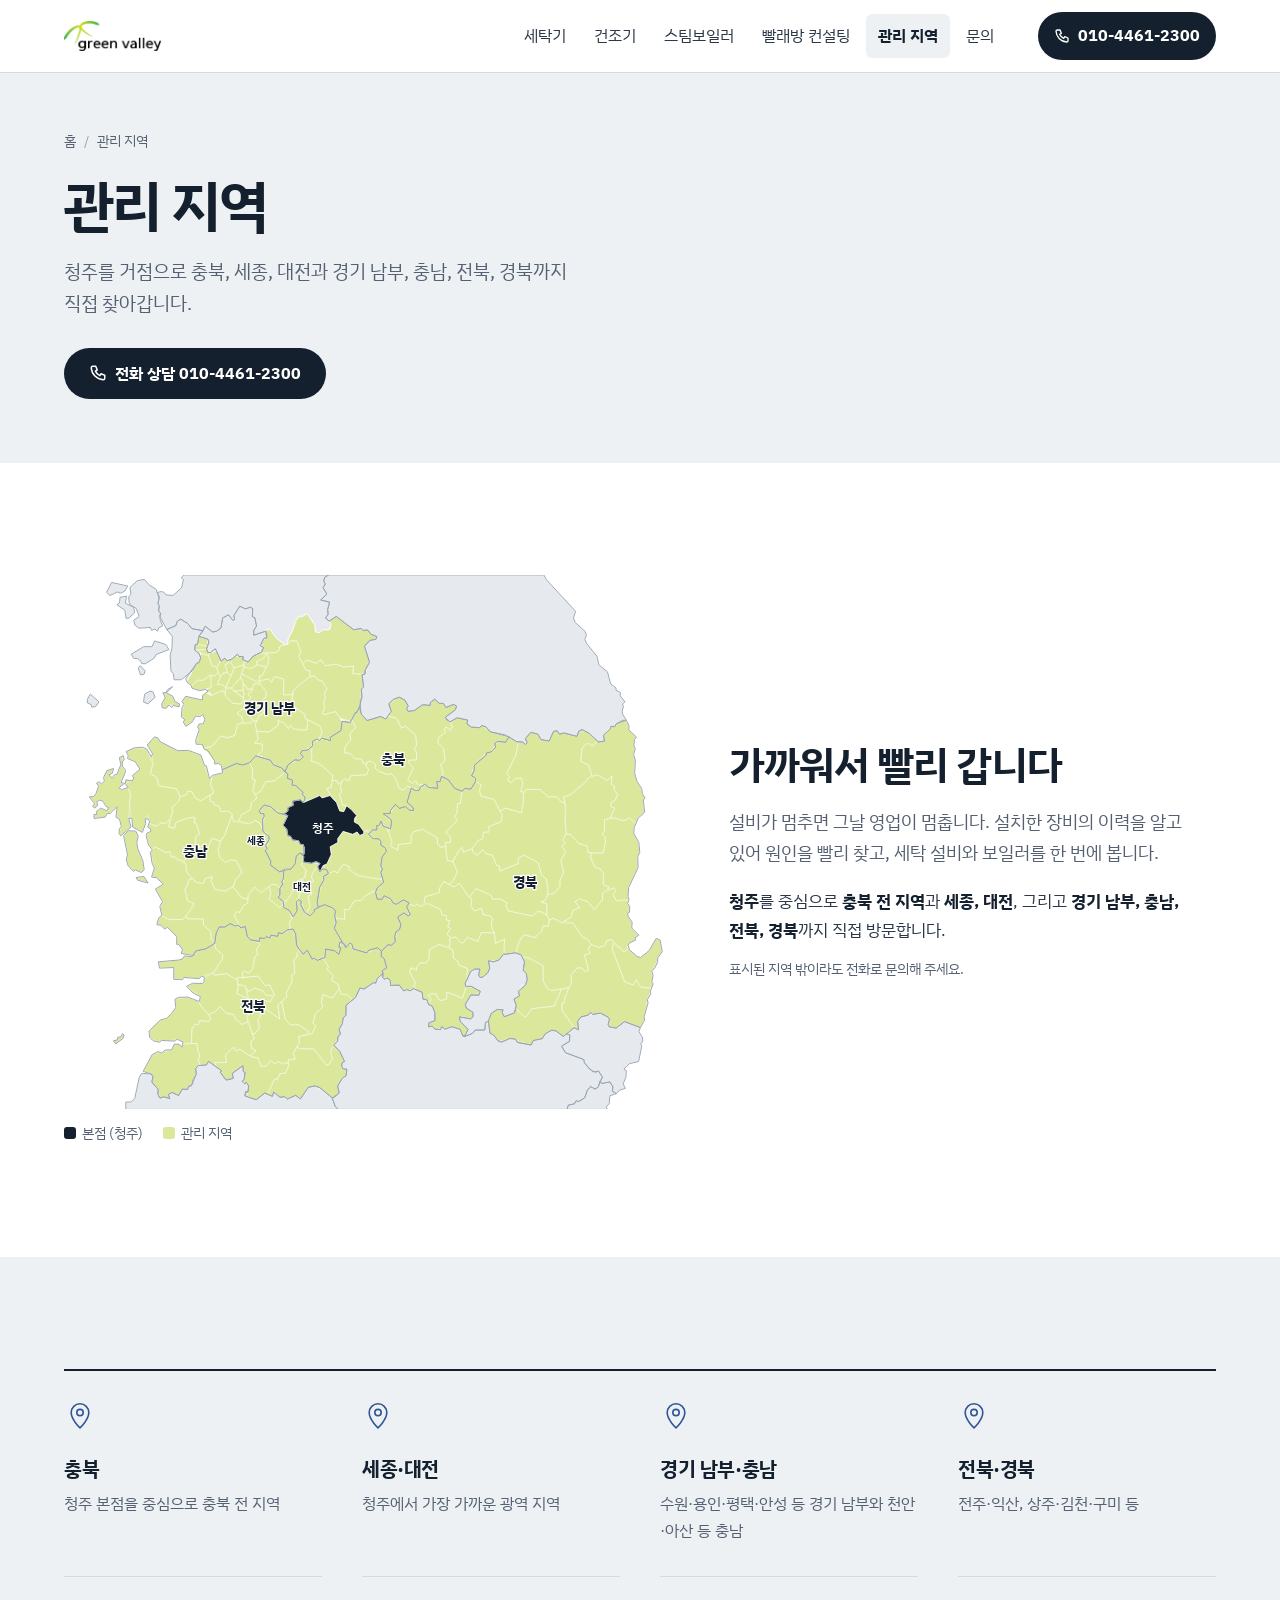
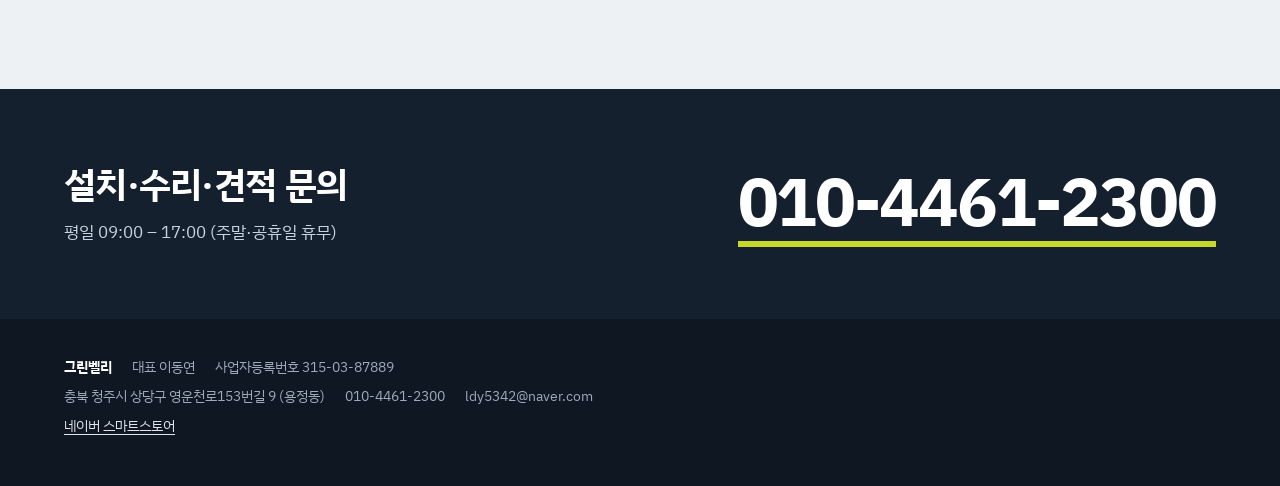
<file: area.html>
<!doctype html>
<html lang="ko">
<head>
<meta charset="utf-8">
<meta name="viewport" content="width=device-width, initial-scale=1, viewport-fit=cover">
<title>관리 지역 | 충북·세종·대전·경기 남부·충남·전북·경북 세탁기·보일러 A/S | 그린벨리</title>
<meta name="description" content="그린벨리는 청주를 거점으로 충북, 세종, 대전과 경기 남부, 충남, 전북, 경북의 업소용 세탁기·건조기·스팀보일러를 방문 관리합니다.">
<link rel="canonical" href="https://greenvalley.co.kr/area.html">
<meta name="robots" content="index, follow, max-image-preview:large">
<meta property="og:type" content="website">
<meta property="og:locale" content="ko_KR">
<meta property="og:site_name" content="그린벨리">
<meta property="og:title" content="관리 지역 | 충북·세종·대전·경기 남부·충남·전북·경북 세탁기·보일러 A/S | 그린벨리">
<meta property="og:description" content="그린벨리는 청주를 거점으로 충북, 세종, 대전과 경기 남부, 충남, 전북, 경북의 업소용 세탁기·건조기·스팀보일러를 방문 관리합니다.">
<meta property="og:url" content="https://greenvalley.co.kr/area.html">
<meta property="og:image" content="https://greenvalley.co.kr/img/og-image.jpg">
<meta name="twitter:card" content="summary_large_image">
<meta name="theme-color" content="#ffffff">
<link rel="icon" href="favicon.png" type="image/png">
<link rel="apple-touch-icon" href="img/apple-touch-icon.png">
<link rel="manifest" href="site.webmanifest">
<link rel="preconnect" href="https://fonts.googleapis.com">
<link rel="preconnect" href="https://fonts.gstatic.com" crossorigin>
<link rel="stylesheet" href="https://fonts.googleapis.com/css2?family=IBM+Plex+Sans+KR:wght@400;500;700&display=swap">
<link rel="stylesheet" href="style.css">
<script type="application/ld+json">{"@context": "https://schema.org", "@graph": [{"@type": ["LocalBusiness", "Store"], "@id": "https://greenvalley.co.kr/#business", "name": "그린벨리", "alternateName": ["Green Valley", "그린밸리"], "description": "청주에 있는 업소용 세탁기·건조기, 스팀보일러 판매·설치·유지관리 업체. 은성 세탁기·대형건조기와 평화기계 스팀보일러를 취급하고 코인빨래방 창업 컨설팅을 합니다.", "url": "https://greenvalley.co.kr/", "logo": "https://greenvalley.co.kr/img/logo.png", "image": "https://greenvalley.co.kr/img/og-image.jpg", "telephone": "+82-10-4461-2300", "email": "ldy5342@naver.com", "vatID": "315-03-87889", "address": {"@type": "PostalAddress", "streetAddress": "영운천로153번길 9 (용정동)", "addressLocality": "청주시 상당구", "addressRegion": "충청북도", "addressCountry": "KR"}, "openingHoursSpecification": [{"@type": "OpeningHoursSpecification", "dayOfWeek": ["Monday", "Tuesday", "Wednesday", "Thursday", "Friday"], "opens": "09:00", "closes": "17:00"}], "areaServed": [{"@type": "City", "name": "청주시"}, {"@type": "AdministrativeArea", "name": "충청북도"}, {"@type": "City", "name": "세종특별자치시"}, {"@type": "City", "name": "대전광역시"}, {"@type": "AdministrativeArea", "name": "경기 남부"}, {"@type": "AdministrativeArea", "name": "충청남도"}, {"@type": "AdministrativeArea", "name": "전라북도"}, {"@type": "AdministrativeArea", "name": "경상북도"}], "brand": [{"@type": "Brand", "name": "은성", "alternateName": "은성기계"}, {"@type": "Brand", "name": "평화기계"}], "sameAs": ["https://smartstore.naver.com/greenvally"], "founder": {"@type": "Person", "name": "이동연"}, "knowsAbout": ["업소용 세탁기", "업소용 건조기", "코인빨래방 창업", "셀프빨래방 창업", "스팀보일러"]}, {"@type": "BreadcrumbList", "itemListElement": [{"@type": "ListItem", "position": 1, "name": "홈", "item": "https://greenvalley.co.kr/"}, {"@type": "ListItem", "position": 2, "name": "관리 지역", "item": "https://greenvalley.co.kr/area.html"}]}]}</script>
</head>
<body>
<a class="skip" href="#main">본문으로 건너뛰기</a>
<header class="top">
  <div class="wrap">
    <a class="logo" href="./"><img src="img/logo.png" alt="그린벨리" width="802" height="249"></a>
    <nav class="menu" aria-label="메뉴"><a href="washer.html">세탁기</a><a href="dryer.html">건조기</a><a href="boiler.html">스팀보일러</a><a href="consulting.html">빨래방 컨설팅</a><a href="area.html" aria-current="page">관리 지역</a><a href="contact.html">문의</a></nav>
    <a class="tel-top" href="tel:01044612300" aria-label="전화 010-4461-2300"><svg viewBox="0 0 24 24" fill="none" stroke="currentColor" stroke-width="2" stroke-linecap="round" stroke-linejoin="round" aria-hidden="true"><path d="M5 3h4l2 5-2.5 1.5a11 11 0 0 0 6 6L16 13l5 2v4a2 2 0 0 1-2 2A17 17 0 0 1 3 5a2 2 0 0 1 2-2z"/></svg>010-4461-2300</a>
  </div>
</header>
<main id="main">
<section class="sub plain">
  <div class="wrap">
    <div class="sub-copy">
      <ol class="crumb" aria-label="현재 위치"><li><a href="./">홈</a></li><li aria-current="page">관리 지역</li></ol>
      <h1>관리 지역</h1>
      <p>청주를 거점으로 충북, 세종, 대전과 경기 남부, 충남, 전북, 경북까지 직접 찾아갑니다.</p>
      <div class="btn-row"><a class="btn btn-ink" href="tel:01044612300"><svg viewBox="0 0 24 24" fill="none" stroke="currentColor" stroke-width="2" stroke-linecap="round" stroke-linejoin="round" aria-hidden="true"><path d="M5 3h4l2 5-2.5 1.5a11 11 0 0 0 6 6L16 13l5 2v4a2 2 0 0 1-2 2A17 17 0 0 1 3 5a2 2 0 0 1 2-2z"/></svg>전화 상담 010-4461-2300</a></div>
    </div>
    
  </div>
</section>
<section class="section">
  <div class="wrap area">
    <div><svg class="area-map" viewBox="0 0 760 667" role="img" aria-labelledby="mapt"><title id="mapt">그린벨리 관리 지역: 청주를 중심으로 충북, 세종, 대전, 경기 남부, 충남, 전북, 경북</title><g class="regions"><path class="off" d="M499.9,576.2 510.2,572.1 513.2,568.1 525.3,567.9 526.1,558.8 529.7,556.8 531.7,571.9 536.2,574.2 541.7,581.5 546.2,583.0 556.7,578.5 563.5,579.4 566.0,583.5 583.1,586.7 586.0,581.0 596.9,578.8 600.7,572.6 608.8,568.2 614.1,569.1 623.2,576.0 627.6,572.8 631.3,574.1 631.1,582.0 621.0,588.1 625.8,596.2 648.9,604.9 649.5,608.8 655.7,616.7 663.5,621.0 667.3,619.2 672.1,626.9 666.7,639.3 662.8,641.7 657.4,638.5 653.1,643.4 649.9,652.7 642.1,657.4 639.3,656.1 637.2,660.0 629.5,661.8 627.9,667.0 342.0,667.0 338.5,663.1 334.7,652.6 343.6,646.6 341.5,638.0 347.6,628.0 352.1,625.0 353.1,616.9 348.5,616.4 346.7,613.3 346.9,609.1 350.2,607.3 344.3,594.9 336.8,586.9 341.5,581.8 341.9,576.2 345.1,573.3 343.5,567.1 347.4,560.0 348.6,552.7 351.9,549.7 352.0,537.2 363.9,527.3 369.3,515.6 374.7,516.7 386.8,508.7 388.9,509.5 391.0,503.7 398.4,497.2 397.9,502.8 399.6,504.4 404.3,503.1 407.3,506.6 407.6,512.3 418.5,511.9 424.0,519.2 428.0,517.5 432.0,519.1 436.0,516.2 447.0,520.9 448.0,529.4 452.8,530.2 455.3,536.2 460.0,538.4 462.9,546.4 463.0,556.3 455.2,559.2 455.2,564.2 459.5,563.1 462.8,566.7 469.9,567.5 471.6,563.7 475.2,567.0 484.4,563.8 494.4,567.1 497.7,575.1 499.9,576.2Z"/><path class="off" d="M338.5,663.1 342.0,667.0 77.2,667.0 77.1,658.0 84.3,657.6 88.3,653.4 94.0,626.8 97.3,622.0 109.0,623.0 111.1,626.3 109.6,632.9 117.5,642.1 117.2,648.2 119.8,653.0 123.9,651.4 132.3,653.5 130.0,648.7 134.7,645.8 143.1,649.8 147.6,641.7 154.3,642.2 155.4,638.2 158.5,638.3 165.1,623.4 164.3,616.3 167.6,612.3 177.8,611.6 180.4,607.1 196.5,618.7 195.1,620.8 202.3,630.5 211.4,628.4 210.0,622.2 223.3,612.5 223.8,620.0 226.1,621.2 224.7,629.5 222.4,631.9 225.6,635.2 227.7,633.3 230.5,638.0 229.5,645.6 226.8,644.7 225.7,650.2 239.9,655.0 250.7,646.7 260.2,650.8 261.8,645.5 269.7,651.9 275.3,651.3 278.8,654.1 289.2,649.5 295.1,654.1 304.7,639.6 313.0,637.8 319.1,639.8 334.7,652.6 338.5,663.1Z"/><path class="off" d="M701.7,181.2 689.4,185.8 687.4,189.4 682.8,188.8 681.6,192.5 673.3,200.0 674.8,207.3 667.0,208.3 655.9,197.8 646.6,193.0 642.6,194.9 640.3,201.4 623.5,197.1 618.8,198.9 615.6,194.4 611.0,195.2 605.6,207.3 595.4,205.4 591.4,198.7 582.8,196.3 576.0,204.0 578.0,209.7 576.0,211.5 572.5,208.5 565.4,208.2 550.6,199.5 532.0,195.7 526.8,189.6 521.5,188.0 518.4,190.6 508.5,189.9 503.0,185.8 503.9,181.1 490.8,178.3 481.8,183.3 475.9,177.6 488.5,168.3 490.0,163.5 486.3,161.5 476.8,165.4 473.5,160.3 468.5,160.3 462.7,155.0 457.3,159.1 457.1,162.7 447.3,162.0 437.7,169.0 429.6,170.3 427.7,166.9 429.6,163.5 425.4,156.1 418.5,152.5 410.8,155.5 405.4,160.9 408.6,170.4 401.4,179.8 395.3,176.6 378.2,181.7 371.0,173.6 368.9,164.8 371.9,152.6 371.2,142.4 374.0,139.8 372.1,124.6 375.8,123.5 376.0,119.0 381.3,108.7 375.1,88.9 381.8,81.5 389.2,80.5 390.6,76.9 383.1,73.9 379.0,68.6 373.5,69.2 371.0,66.8 361.6,68.3 339.8,51.7 330.9,57.5 326.4,53.8 329.7,49.1 329.1,42.9 331.6,33.8 320.4,31.3 328.0,23.7 323.3,15.8 326.2,11.2 324.1,7.5 325.5,2.8 330.4,0.0 599.0,0.0 602.2,5.9 638.6,45.4 636.0,53.8 638.1,59.3 651.0,70.9 652.0,75.8 650.1,80.4 652.1,85.2 665.5,101.8 667.6,112.1 678.4,121.0 682.4,136.0 689.1,140.8 688.8,143.6 694.6,146.9 694.1,150.6 700.3,158.4 697.1,160.9 698.4,164.4 696.8,168.9 697.1,173.2 701.7,181.2Z"/><path class="off" d="M135.6,139.5 127.8,147.0 135.7,151.3 138.6,158.1 144.3,160.9 143.6,164.7 136.3,162.6 134.5,165.5 130.9,162.2 127.5,166.4 122.5,165.8 122.0,161.0 126.3,153.0 123.4,147.0 127.3,146.6 129.6,142.8 135.6,139.5ZM369.7,163.2 365.4,171.9 363.6,171.6 357.1,184.1 347.1,182.6 345.8,194.1 332.4,202.6 332.5,206.7 322.1,203.9 318.7,206.5 316.0,204.9 310.1,207.6 310.2,213.5 304.4,218.3 297.1,219.3 295.2,222.8 298.7,227.1 293.9,231.2 288.0,230.9 279.6,237.0 275.6,246.0 271.6,241.0 261.3,236.7 257.6,231.1 239.4,225.8 231.3,234.6 222.6,237.2 215.2,235.3 197.4,243.2 196.5,237.8 192.9,235.2 188.2,236.0 187.8,231.9 180.0,219.8 174.5,216.7 172.8,211.3 165.0,211.3 164.4,206.2 168.9,192.4 166.6,190.4 168.6,186.0 174.0,185.7 175.9,179.9 173.0,173.8 170.5,176.5 164.0,176.3 160.2,183.2 152.1,189.0 148.9,183.4 150.9,180.6 146.4,177.2 147.5,165.2 149.8,161.4 147.2,158.0 151.8,151.4 172.8,156.1 173.0,150.2 180.3,144.7 175.9,142.8 169.4,144.5 159.7,141.2 159.2,138.4 152.9,133.1 152.1,129.3 165.4,110.3 168.7,109.1 170.6,103.1 168.5,97.8 163.2,93.9 163.7,86.9 166.8,86.3 168.4,76.6 179.6,80.1 180.9,83.7 178.0,92.2 179.6,96.7 183.1,96.7 188.9,92.1 196.1,107.4 200.9,103.7 203.7,106.9 208.5,105.6 216.8,98.9 218.4,101.9 223.6,101.6 223.4,105.6 229.6,108.7 236.3,101.1 246.2,96.5 249.3,90.4 244.9,88.3 249.6,79.0 252.9,78.5 251.8,70.1 236.9,75.1 236.9,69.0 240.3,63.7 238.3,53.4 235.1,52.0 235.6,42.0 232.9,40.1 226.4,42.3 219.4,38.9 211.9,50.8 213.0,55.3 211.0,56.8 205.3,49.7 198.1,53.5 195.9,66.1 190.6,70.1 185.5,71.1 176.2,63.9 173.7,69.6 159.7,66.9 154.2,60.4 145.7,55.1 141.4,57.7 139.6,63.1 128.3,68.0 119.3,51.3 120.6,47.8 118.1,45.2 119.0,38.4 117.2,35.9 119.1,26.8 116.4,22.0 120.9,20.7 124.7,21.5 127.1,24.8 135.9,25.6 146.7,16.1 149.1,5.6 146.3,3.6 149.5,0.0 330.4,0.0 325.5,2.8 324.1,7.5 326.2,11.2 323.3,15.8 328.0,23.7 320.4,31.3 331.6,33.8 329.1,42.9 329.7,49.1 326.4,53.8 330.9,57.5 339.8,51.7 361.6,68.3 371.0,66.8 373.5,69.2 379.0,68.6 383.1,73.9 390.6,76.9 389.2,80.5 381.8,81.5 375.1,88.9 381.3,108.7 376.0,119.0 375.8,123.5 372.1,124.6 374.0,139.8 371.2,142.4 371.9,152.6 369.9,155.3 369.7,163.2Z"/><path class="off" d="M717.6,570.1 722.0,576.9 722.5,581.6 720.0,585.2 721.1,588.5 717.2,607.3 705.9,609.9 698.8,616.9 701.9,618.6 701.5,626.5 697.9,635.3 700.7,640.7 693.2,643.1 689.5,647.3 684.4,644.3 685.2,638.8 681.4,632.7 671.7,634.7 668.6,632.4 672.1,626.9 667.3,619.2 660.0,620.2 649.5,608.8 648.9,604.9 625.8,596.2 621.0,588.1 631.1,582.0 631.3,574.1 627.6,572.8 636.7,565.1 642.2,567.7 641.2,557.2 645.2,551.7 654.7,549.2 656.9,546.0 660.0,548.5 669.5,546.8 679.1,551.9 680.9,554.5 679.2,561.0 680.5,564.0 689.2,565.6 699.7,557.5 719.4,564.9 717.6,570.1Z"/><path class="off" d=""/><path class="off" d="M32.8,148.7 43.7,158.4 39.9,163.8 34.8,165.1 33.8,161.7 29.4,159.8 29.1,155.3 32.8,148.7ZM111.2,146.1 113.7,152.5 104.8,160.9 99.3,158.6 100.6,148.8 107.4,145.0 111.2,146.1ZM101.3,119.8 100.0,123.7 95.6,124.8 92.7,115.9 95.3,113.2 101.3,119.8ZM130.9,93.1 114.9,99.3 112.6,103.8 101.4,110.8 96.9,110.6 96.1,107.8 91.9,104.3 87.1,104.0 83.8,98.9 99.5,89.5 109.9,89.4 113.1,82.3 126.9,86.7 130.9,93.1ZM168.4,76.6 166.8,86.3 163.7,86.9 163.2,93.9 168.5,97.8 170.6,103.1 168.7,109.1 165.4,110.3 160.5,119.3 146.5,130.7 137.5,130.8 136.4,122.9 133.5,120.1 132.5,99.8 134.8,91.3 135.2,76.6 128.3,68.0 139.6,63.1 141.4,57.7 145.7,55.1 154.2,60.4 159.7,66.9 173.7,69.6 168.4,76.6ZM76.5,35.1 87.1,40.4 88.0,47.4 81.1,53.7 77.5,54.2 75.9,43.9 66.1,37.1 69.2,34.7 70.0,27.9 78.2,26.4 76.5,35.1ZM59.4,9.3 79.6,13.8 75.8,20.1 70.7,22.7 66.5,21.2 57.3,25.6 53.2,21.6 59.4,9.3ZM117.2,35.9 119.0,38.4 118.1,45.2 120.6,47.8 119.7,55.0 123.1,63.6 118.3,65.8 116.7,70.1 113.5,67.4 109.3,69.1 107.9,65.5 93.6,66.4 88.3,62.4 87.1,56.4 93.9,51.8 90.1,41.7 83.1,37.7 81.2,33.9 80.8,26.8 83.6,24.2 82.4,15.6 91.6,7.0 100.4,5.5 106.2,12.3 115.0,17.8 118.7,29.4 117.2,35.9Z"/><path class="off" d="M526.1,558.8 525.3,567.9 513.2,568.1 510.2,572.1 499.9,576.2 497.7,575.1 500.7,574.9 504.3,567.2 494.6,557.2 493.6,551.5 507.4,554.1 510.5,551.5 510.4,545.8 502.2,540.6 500.9,536.0 507.9,524.2 517.9,524.5 519.6,519.7 508.4,513.5 501.7,513.7 500.7,509.9 507.4,495.5 512.2,492.0 519.2,491.8 517.5,499.3 519.2,502.2 522.8,502.0 529.0,496.4 531.4,490.8 529.8,481.5 535.8,482.9 542.7,480.8 548.4,473.7 563.4,471.6 570.6,474.1 574.8,482.8 573.2,493.7 577.0,497.2 578.3,505.1 575.9,512.0 567.1,519.8 568.7,525.1 561.7,529.3 564.4,537.4 563.6,544.0 561.9,546.7 549.5,551.4 546.9,545.8 548.2,542.8 540.7,542.3 533.2,547.4 529.7,556.8 526.1,558.8Z"/><path class="off" d="M681.4,650.0 680.5,659.7 676.9,664.1 678.2,667.0 627.9,667.0 629.5,661.8 637.2,660.0 639.3,656.1 642.1,657.4 649.9,652.7 653.1,643.4 657.4,638.5 662.8,641.7 666.7,639.3 668.6,632.4 671.7,634.7 681.4,632.7 685.2,638.8 684.4,644.3 689.5,647.3 681.4,650.0Z"/><path class="off" d="M168.4,76.6 176.2,63.9 185.5,71.1 190.6,70.1 195.9,66.1 198.1,53.5 205.3,49.7 211.0,56.8 213.0,55.3 211.9,50.8 219.4,38.9 226.4,42.3 232.9,40.1 235.6,42.0 235.1,52.0 238.3,53.4 240.3,63.7 236.9,69.0 236.9,75.1 251.8,70.1 253.5,74.9 252.9,78.5 249.6,79.0 244.9,88.3 249.3,90.4 246.2,96.5 236.3,101.1 229.6,108.7 223.4,105.6 223.6,101.6 218.4,101.9 216.8,98.9 208.5,105.6 203.7,106.9 200.9,103.7 196.1,107.4 188.9,92.1 183.1,96.7 179.6,96.7 178.0,92.2 180.9,83.7 179.6,80.1 168.4,76.6Z"/><path class="on" d="M719.4,564.9 699.7,557.5 689.2,565.6 680.5,564.0 679.2,561.0 680.9,554.5 679.1,551.9 669.5,546.8 660.0,548.5 656.9,546.0 654.7,549.2 645.2,551.7 641.2,557.2 642.2,567.7 636.7,565.1 623.2,576.0 614.1,569.1 608.8,568.2 600.7,572.6 596.9,578.8 586.0,581.0 583.1,586.7 566.0,583.5 563.5,579.4 556.7,578.5 546.2,583.0 541.7,581.5 536.2,574.2 531.7,571.9 529.7,556.8 533.2,547.4 540.7,542.3 548.2,542.8 546.9,545.8 549.5,551.4 561.9,546.7 564.4,537.4 561.7,529.3 568.7,525.1 567.1,519.8 575.9,512.0 578.3,505.1 577.0,497.2 573.2,493.7 574.8,482.8 570.6,474.1 563.4,471.6 548.4,473.7 542.7,480.8 535.8,482.9 529.8,481.5 531.4,490.8 529.0,496.4 522.8,502.0 519.2,502.2 517.5,499.3 519.2,491.8 512.2,492.0 507.4,495.5 500.7,509.9 501.7,513.7 508.4,513.5 519.6,519.7 517.9,524.5 507.9,524.2 500.9,536.0 502.2,540.6 510.4,545.8 510.5,551.5 507.4,554.1 493.6,551.5 494.6,557.2 504.3,567.2 500.7,574.9 497.7,575.1 494.4,567.1 484.4,563.8 475.2,567.0 471.6,563.7 469.9,567.5 462.8,566.7 459.5,563.1 455.2,564.2 455.2,559.2 463.0,556.3 462.9,546.4 460.0,538.4 455.3,536.2 452.8,530.2 448.0,529.4 447.0,520.9 436.0,516.2 432.0,519.1 428.0,517.5 424.0,519.2 418.5,511.9 407.6,512.3 407.3,506.6 404.3,503.1 399.6,504.4 397.9,502.8 397.3,493.9 402.8,490.4 399.9,479.2 396.0,476.2 396.2,469.6 404.4,461.5 408.4,462.3 413.6,457.8 412.9,451.0 414.7,445.0 418.9,442.3 420.6,436.1 416.5,427.1 424.3,421.7 429.4,425.6 432.3,423.8 427.7,413.7 431.1,409.5 423.6,405.5 414.9,411.0 411.1,409.5 407.3,404.0 399.4,400.4 396.8,404.8 391.0,404.6 388.9,395.9 391.1,390.6 399.1,383.6 395.5,371.2 397.4,367.1 395.5,363.1 397.0,352.0 402.4,345.0 401.1,340.7 395.5,337.2 395.5,332.9 393.1,329.5 385.4,328.8 380.0,323.6 385.3,318.2 390.6,318.1 390.3,312.8 393.3,312.5 395.7,307.2 398.8,313.8 407.5,316.8 408.9,308.3 407.6,304.7 398.4,298.0 407.5,297.4 407.5,294.1 413.6,286.3 418.8,291.3 426.1,289.1 431.4,293.6 436.2,293.9 435.7,290.2 428.2,283.6 433.6,266.0 438.8,269.1 443.5,268.6 444.6,265.2 450.2,261.3 455.5,265.0 466.4,266.3 465.4,257.6 469.5,257.9 471.2,251.4 479.6,255.5 487.5,266.2 496.9,270.0 500.0,266.5 507.9,267.2 513.8,257.5 513.6,253.5 508.7,250.5 512.0,244.0 512.3,237.3 527.0,224.8 527.2,222.2 533.4,220.7 538.9,214.7 537.6,210.7 541.5,207.5 551.1,208.8 555.5,202.0 565.4,208.2 572.5,208.5 576.0,211.5 578.0,209.7 576.0,204.0 582.8,196.3 591.4,198.7 595.4,205.4 605.6,207.3 611.0,195.2 615.6,194.4 618.8,198.9 623.5,197.1 640.3,201.4 642.6,194.9 646.6,193.0 655.9,197.8 667.0,208.3 674.8,207.3 673.3,200.0 681.6,192.5 682.8,188.8 687.4,189.4 689.4,185.8 696.8,181.5 701.7,181.2 705.3,188.0 704.9,193.1 714.7,202.4 712.2,205.2 711.3,212.6 713.1,217.2 711.0,223.9 713.2,231.3 712.3,247.4 715.2,257.7 721.0,266.2 722.1,273.1 725.3,278.3 723.1,280.9 724.8,296.1 716.8,303.5 711.6,315.6 711.3,322.8 717.5,333.8 718.7,346.2 716.2,351.4 716.6,365.3 704.9,389.9 704.0,401.3 705.3,404.9 703.6,410.0 706.1,413.6 705.9,420.9 703.5,422.2 704.4,426.7 709.1,433.1 708.7,440.7 717.5,449.6 712.9,452.6 713.3,455.7 705.2,459.8 704.2,462.5 705.8,467.7 715.2,476.1 719.8,477.5 730.3,468.8 739.3,453.5 744.0,455.6 746.8,470.2 741.2,477.7 740.9,483.6 736.7,491.6 733.5,494.0 735.3,499.6 733.8,508.0 735.4,510.3 731.6,520.6 732.6,522.6 728.0,530.1 729.1,534.0 724.1,551.4 724.7,555.8 719.4,564.9Z"/><path class="on" d="M75.1,574.3 73.2,578.8 64.6,585.3 61.7,581.3 66.1,580.6 67.3,576.9 70.5,576.7 73.1,572.4 75.1,574.3ZM350.5,460.9 351.6,465.2 356.8,459.5 359.2,460.9 361.1,466.8 377.9,471.7 380.6,468.5 391.4,465.3 396.2,469.6 396.0,476.2 399.9,479.2 402.8,490.4 397.3,493.9 398.4,497.2 391.0,503.7 388.9,509.5 386.8,508.7 374.7,516.7 369.3,515.6 363.9,527.3 352.0,537.2 351.9,549.7 348.6,552.7 347.4,560.0 343.5,567.1 345.1,573.3 341.9,576.2 341.5,581.8 336.8,586.9 344.3,594.9 350.2,607.3 346.9,609.1 346.7,613.3 348.5,616.4 353.1,616.9 352.1,625.0 347.6,628.0 341.5,638.0 343.6,646.6 337.8,652.0 334.7,652.6 319.1,639.8 313.0,637.8 304.7,639.6 295.1,654.1 289.2,649.5 278.8,654.1 275.3,651.3 269.7,651.9 261.8,645.5 260.2,650.8 250.7,646.7 239.9,655.0 225.7,650.2 226.8,644.7 229.5,645.6 230.5,638.0 227.7,633.3 225.6,635.2 222.4,631.9 224.7,629.5 226.1,621.2 223.8,620.0 223.3,612.5 210.0,622.2 211.4,628.4 202.3,630.5 195.1,620.8 196.5,618.7 180.4,607.1 177.8,611.6 167.6,612.3 164.3,616.3 165.1,623.4 160.5,630.6 160.8,635.3 155.4,638.2 154.3,642.2 147.6,641.7 143.1,649.8 134.7,645.8 130.0,648.7 132.3,653.5 123.9,651.4 119.8,653.0 117.2,648.2 117.5,642.1 109.6,632.9 111.1,626.3 109.0,623.0 98.8,619.5 110.0,598.7 117.4,595.0 122.0,596.6 126.2,593.0 134.6,592.7 137.5,585.7 143.8,585.7 147.2,589.5 148.6,582.9 141.3,579.6 137.5,581.8 121.8,581.0 119.2,583.3 111.7,581.5 106.7,576.9 106.2,569.2 120.1,555.5 127.9,553.5 134.3,547.2 139.5,539.9 138.6,529.5 142.8,527.2 154.3,526.8 168.8,532.4 170.3,526.3 161.3,521.9 152.9,513.4 160.8,509.5 172.6,510.0 174.7,507.8 175.2,502.6 171.8,500.4 168.9,503.8 149.6,502.4 147.8,505.2 137.0,504.6 137.0,490.0 119.2,490.7 117.7,482.8 142.7,480.7 147.6,479.4 150.4,475.5 159.7,476.6 164.5,469.3 177.1,466.6 188.1,459.8 190.1,446.4 194.0,439.2 200.4,439.6 207.3,435.2 214.1,438.1 216.8,437.1 221.0,440.3 226.3,438.8 228.7,451.3 232.9,455.3 243.6,457.5 244.3,453.0 250.8,453.8 252.9,451.2 257.1,453.2 258.2,449.6 266.7,451.0 267.8,446.4 272.3,447.7 279.0,443.1 285.6,441.9 289.0,447.5 290.3,461.7 293.0,466.5 298.5,473.3 303.7,468.5 309.8,479.5 312.3,478.5 316.3,481.0 325.7,477.4 326.6,466.9 337.6,469.0 343.1,473.4 345.7,464.9 343.2,464.6 344.4,458.2 350.5,460.9Z"/><path class="on" d="M105.0,384.4 92.1,381.1 89.9,377.6 99.6,376.3 105.0,384.4ZM89.7,319.8 92.6,325.9 90.9,334.1 92.2,342.1 98.5,356.8 100.1,368.0 96.7,371.4 89.0,368.1 86.8,370.1 80.0,362.8 77.7,355.3 79.3,349.3 74.4,325.2 80.5,319.2 89.7,319.8ZM215.2,235.3 222.6,237.2 231.3,234.6 239.4,225.8 257.6,231.1 261.3,236.7 271.6,241.0 279.4,248.2 279.0,253.9 285.2,256.1 284.6,262.2 289.2,262.8 298.6,271.3 297.2,274.1 300.7,277.2 300.7,281.1 297.6,283.7 295.7,280.5 285.2,282.2 286.1,287.4 279.4,290.4 279.4,294.5 274.8,298.1 267.1,297.0 258.0,289.4 249.7,287.1 243.6,294.1 245.5,297.9 249.2,297.8 249.9,301.3 247.9,304.8 248.1,319.8 255.8,326.3 255.9,330.4 251.6,337.8 253.4,341.3 251.2,344.0 258.2,357.5 257.5,361.9 269.1,370.6 274.1,369.0 273.8,379.2 271.8,382.6 273.2,385.8 269.5,391.4 269.4,399.3 267.3,402.6 273.8,407.2 274.2,414.8 280.9,418.5 286.1,426.8 291.0,418.9 290.1,407.6 292.7,405.5 296.1,407.4 295.5,411.0 300.0,420.7 307.1,425.5 312.4,420.2 312.1,418.1 325.2,411.5 335.1,415.5 338.9,419.6 337.9,425.3 339.7,433.9 337.3,441.0 347.1,457.8 344.4,458.2 343.2,464.6 345.7,464.9 343.1,473.4 337.6,469.0 326.6,466.9 325.7,477.4 316.3,481.0 312.3,478.5 309.8,479.5 303.7,468.5 298.5,473.3 293.0,466.5 290.3,461.7 289.0,447.5 285.6,441.9 279.0,443.1 272.3,447.7 267.8,446.4 266.7,451.0 258.2,449.6 257.1,453.2 252.9,451.2 250.8,453.8 244.3,453.0 243.6,457.5 232.9,455.3 228.7,451.3 226.3,438.8 221.0,440.3 216.8,437.1 214.1,438.1 207.3,435.2 200.4,439.6 194.0,439.2 190.1,446.4 188.1,459.8 177.1,466.6 164.5,469.3 161.6,475.1 146.4,472.5 147.8,467.2 143.0,461.1 140.6,461.0 140.8,451.5 129.1,439.8 125.6,442.0 121.1,437.3 115.9,436.5 118.3,427.8 122.2,424.8 119.6,413.9 123.0,407.7 114.0,392.0 124.0,386.0 115.3,377.8 109.3,377.1 112.8,365.8 109.8,359.2 107.9,346.2 110.2,343.0 105.6,337.1 102.5,325.1 103.4,322.3 108.5,320.0 108.0,317.0 104.5,314.7 106.8,307.6 105.4,304.8 101.5,304.2 101.9,310.1 97.8,321.3 85.6,314.5 84.8,303.7 80.6,303.9 83.7,314.6 70.8,325.6 68.6,322.5 69.2,316.7 71.6,313.8 69.3,305.1 64.8,302.4 66.3,289.1 57.7,297.6 54.2,297.7 51.2,302.3 37.5,303.9 37.3,298.8 40.8,299.1 40.7,294.8 45.9,291.0 53.3,294.2 56.1,290.1 52.3,289.0 48.6,282.2 44.5,281.0 40.9,282.8 41.9,287.9 38.6,291.0 35.8,288.9 38.1,285.3 31.5,276.9 37.2,276.6 39.9,272.9 43.2,263.4 40.6,260.0 44.2,258.0 46.7,260.9 50.4,257.4 49.4,252.7 53.5,244.3 61.8,241.5 60.4,247.4 56.1,249.4 60.4,253.7 62.6,249.7 66.1,248.7 70.9,236.8 69.1,227.9 74.0,225.5 75.1,230.4 72.9,233.1 72.7,238.8 76.4,243.0 76.5,246.5 71.2,259.1 75.8,260.1 68.4,265.5 71.7,267.8 80.1,265.5 76.7,260.5 77.3,255.6 85.3,257.1 87.0,253.5 85.4,250.4 94.8,242.5 88.9,233.1 79.3,229.1 80.2,225.2 77.5,220.4 87.8,215.7 98.1,215.0 103.2,217.2 108.9,226.8 110.6,223.2 103.9,212.2 113.0,202.0 117.4,203.5 119.4,207.6 142.1,219.3 155.4,218.9 171.0,224.8 175.5,238.1 177.6,238.0 181.6,254.2 184.9,250.2 198.0,246.9 197.4,243.2 215.2,235.3Z"/><path class="on" d="M551.1,208.8 541.5,207.5 537.6,210.7 538.9,214.7 533.4,220.7 527.2,222.2 527.0,224.8 512.3,237.3 512.0,244.0 508.7,250.5 513.6,253.5 513.8,257.5 507.9,267.2 500.0,266.5 496.9,270.0 487.5,266.2 479.6,255.5 471.2,251.4 469.5,257.9 465.4,257.6 466.4,266.3 455.5,265.0 450.2,261.3 444.6,265.2 443.5,268.6 438.8,269.1 433.6,266.0 428.2,283.6 435.7,290.2 436.2,293.9 431.4,293.6 426.1,289.1 418.8,291.3 413.6,286.3 407.5,294.1 407.5,297.4 398.4,298.0 407.6,304.7 408.9,308.3 407.5,316.8 398.8,313.8 395.7,307.2 393.3,312.5 390.3,312.8 390.6,318.1 385.3,318.2 380.0,323.6 385.4,328.8 393.1,329.5 395.5,332.9 395.5,337.2 401.1,340.7 402.4,345.0 397.0,352.0 395.5,363.1 397.4,367.1 395.5,371.2 399.1,383.6 391.1,390.6 388.9,395.9 391.0,404.6 396.8,404.8 399.4,400.4 407.3,404.0 411.1,409.5 414.9,411.0 423.6,405.5 431.1,409.5 427.7,413.7 432.3,423.8 429.4,425.6 424.3,421.7 416.5,427.1 420.6,436.1 418.9,442.3 414.7,445.0 412.9,451.0 413.6,457.8 408.4,462.3 404.4,461.5 396.2,469.6 391.4,465.3 380.6,468.5 377.9,471.7 361.1,466.8 359.2,460.9 356.8,459.5 351.6,465.2 337.3,441.0 339.7,433.9 337.9,425.3 338.9,419.6 335.1,415.5 325.2,411.5 317.3,414.2 316.0,408.8 319.1,389.8 324.3,380.6 323.9,376.0 330.1,373.0 327.5,367.4 322.0,367.0 319.3,370.6 316.6,364.3 319.4,360.1 314.6,357.9 309.2,359.9 298.8,358.4 299.1,351.3 297.4,349.2 299.7,348.4 300.1,340.9 298.6,336.5 294.9,336.3 292.6,331.6 285.3,330.9 282.8,326.3 279.4,325.6 277.9,317.4 273.5,312.4 279.3,300.5 274.8,298.1 279.4,294.5 279.4,290.4 286.1,287.4 285.2,282.2 295.7,280.5 297.6,283.7 300.7,281.1 300.7,277.2 297.2,274.1 298.6,271.3 289.2,262.8 284.6,262.2 285.2,256.1 279.0,253.9 279.4,248.2 275.6,246.0 279.6,237.0 288.0,230.9 293.9,231.2 298.7,227.1 295.2,222.8 297.1,219.3 304.4,218.3 310.2,213.5 310.1,207.6 316.0,204.9 318.7,206.5 322.1,203.9 332.5,206.7 332.4,202.6 345.8,194.1 347.1,182.6 357.1,184.1 369.7,163.2 371.0,173.6 378.2,181.7 395.3,176.6 401.4,179.8 408.6,170.4 405.4,160.9 410.8,155.5 418.5,152.5 425.4,156.1 429.6,163.5 427.7,166.9 429.6,170.3 437.7,169.0 447.3,162.0 457.1,162.7 457.3,159.1 462.7,155.0 468.5,160.3 473.5,160.3 476.8,165.4 486.3,161.5 490.0,163.5 488.5,168.3 475.9,177.6 477.7,181.0 481.8,183.3 490.8,178.3 503.9,181.1 503.0,185.8 508.5,189.9 518.4,190.6 521.5,188.0 526.8,189.6 532.0,195.7 555.5,202.0 551.1,208.8Z"/><path class="on" d="M279.3,300.5 273.5,312.4 277.9,317.4 279.4,325.6 282.8,326.3 285.3,330.9 292.6,331.6 294.9,336.3 298.6,336.5 299.7,348.4 294.4,347.0 289.9,350.8 288.6,360.4 283.2,367.1 276.5,367.0 269.1,370.6 257.5,361.9 258.2,357.5 251.2,344.0 253.4,341.3 251.6,337.8 255.9,330.4 255.8,326.3 248.1,319.8 247.9,304.8 249.9,301.3 249.2,297.8 245.5,297.9 243.6,294.1 249.7,287.1 258.0,289.4 267.1,297.0 279.3,300.5Z"/><path class="on" d="M312.1,418.1 312.4,420.2 307.1,425.5 300.0,420.7 295.5,411.0 296.1,407.4 292.7,405.5 290.1,407.6 291.0,418.9 286.1,426.8 280.9,418.5 274.2,414.8 273.8,407.2 267.3,402.6 269.4,399.3 269.5,391.4 273.2,385.8 271.8,382.6 273.8,379.2 274.1,369.0 283.2,367.1 288.6,360.4 289.9,350.8 294.4,347.0 299.1,351.3 298.8,358.4 309.2,359.9 314.6,357.9 319.4,360.1 316.6,364.3 319.3,370.6 322.0,367.0 327.5,367.4 330.1,373.0 323.9,376.0 324.3,380.6 319.1,389.8 316.0,408.8 317.3,414.2 312.1,418.1Z"/><path class="on" d="M231.3,234.6 222.6,237.2 215.2,235.3 197.4,243.2 196.5,237.8 192.9,235.2 188.2,236.0 187.8,231.9 180.2,222.1 173.4,217.4 172.8,211.3 165.0,211.3 164.4,206.2 168.9,192.4 166.6,190.4 168.6,186.0 174.0,185.7 175.9,179.9 173.0,173.8 170.5,176.5 164.0,176.3 160.2,183.2 152.1,189.0 148.9,183.4 150.9,180.6 146.4,177.2 147.5,165.2 149.8,161.4 147.2,158.0 151.8,151.4 172.8,156.1 173.0,150.2 177.2,146.8 184.1,150.2 178.4,142.3 169.4,144.5 159.7,141.2 159.2,138.4 152.9,133.1 165.4,110.3 168.7,109.1 170.6,103.1 170.5,97.7 163.2,93.5 163.7,86.9 166.9,85.9 168.4,76.6 179.6,80.1 179.2,92.9 184.4,97.1 190.4,94.3 195.7,106.6 201.5,103.3 205.4,106.2 213.8,101.2 223.6,101.6 225.9,108.2 229.6,108.7 235.9,100.4 244.9,97.2 249.3,90.4 245.8,86.2 253.5,74.9 249.9,70.1 257.0,67.1 264.3,77.9 275.2,87.0 279.2,86.3 279.4,80.7 286.3,67.0 288.4,57.7 292.3,52.5 298.2,51.8 303.4,48.0 313.4,62.8 313.6,70.7 318.5,72.1 323.0,68.5 331.5,68.2 333.4,61.3 330.9,57.5 339.8,51.7 361.6,68.3 371.0,66.8 373.5,69.2 379.0,68.6 383.1,73.9 390.6,76.9 389.2,80.5 381.8,81.5 375.1,88.9 380.8,107.1 375.8,123.5 372.1,124.6 374.0,139.8 371.2,142.4 371.9,152.6 369.9,155.3 369.7,163.2 359.1,179.7 359.0,182.7 351.8,182.9 345.3,179.3 347.1,182.6 345.8,194.1 332.4,202.6 329.7,207.4 325.1,204.5 310.1,207.6 310.2,213.5 307.9,215.9 297.1,219.3 295.2,222.8 298.7,227.1 293.9,231.2 288.0,230.9 279.6,237.0 275.6,246.0 271.6,241.0 261.3,236.7 257.6,231.1 245.7,226.1 239.4,225.8 231.3,234.6ZM143.6,164.7 130.9,162.2 127.5,166.4 122.5,165.8 122.0,161.0 126.3,153.0 123.4,147.0 127.3,146.6 135.6,139.5 127.8,147.0 135.7,151.3 138.6,158.1 144.3,160.9 143.6,164.7Z"/></g><g class="muni"><path d="M705.9,303.4 698.7,306.8 682.2,302.5 687.3,291.2 682.7,289.2 682.9,284.2 688.2,281.0 691.0,273.6 686.4,268.0 687.5,263.7 683.0,261.4 684.2,251.0 677.8,256.5 666.4,249.7 658.8,250.1 655.1,237.6 645.0,232.4 646.5,216.8 651.1,211.4 655.6,210.3 659.7,213.8 665.0,208.0 674.8,207.3 673.3,200.0 682.8,188.8 687.4,189.4 696.8,181.5 701.7,181.2 705.3,188.0 704.9,193.1 714.7,202.4 711.3,212.6 713.1,217.2 711.0,223.9 713.2,231.3 712.3,247.4 725.3,278.3 723.1,280.9 724.8,296.1 716.8,303.5 714.0,310.3 705.9,303.4Z"/><path d="M651.4,194.9 661.1,201.0 665.0,208.0 659.7,213.8 655.6,210.3 651.1,211.4 646.5,216.8 645.0,232.4 655.1,237.6 658.8,250.1 633.5,273.5 623.7,277.1 624.9,283.7 620.7,283.6 615.1,276.8 604.4,276.9 594.4,267.8 577.4,267.5 574.2,271.1 570.0,270.5 572.7,260.4 570.8,253.1 563.6,254.3 558.0,259.4 553.6,255.8 556.3,252.1 552.5,247.6 563.9,225.5 567.2,208.7 578.0,209.7 576.0,204.0 582.8,196.3 591.4,198.7 595.4,205.4 605.6,207.3 611.0,195.2 615.6,194.4 618.8,198.9 623.5,197.1 640.3,201.4 642.6,194.9 651.4,194.9Z"/><path d="M520.7,262.4 518.4,268.6 520.5,276.0 536.8,280.2 546.9,299.7 545.7,307.9 529.2,314.5 531.5,317.9 530.0,321.2 524.6,319.9 522.7,329.2 516.6,331.6 509.7,341.4 498.7,346.0 496.7,340.0 492.5,343.4 485.8,358.2 478.9,356.1 476.0,334.2 482.7,333.4 482.1,326.9 476.3,320.7 491.0,306.6 487.3,301.3 490.6,297.4 491.1,285.3 494.9,285.2 496.8,269.9 500.0,266.5 507.9,267.2 513.8,257.5 520.7,262.4Z"/><path d="M538.6,459.8 549.9,454.6 549.2,468.7 553.1,472.6 548.4,473.7 542.7,480.8 529.8,481.5 531.4,490.8 525.1,503.4 517.5,499.3 519.2,491.8 512.2,492.0 502.4,505.3 504.5,498.4 503.2,491.0 493.0,486.9 491.2,481.5 486.1,478.1 485.4,468.1 480.9,464.3 482.6,458.5 480.0,454.6 489.4,451.9 495.4,459.5 499.3,458.6 503.4,452.1 516.6,457.5 520.8,446.3 537.2,446.7 538.6,459.8Z"/><path d="M485.4,468.1 486.1,478.1 491.2,481.5 493.0,486.9 503.2,491.0 502.0,516.7 497.3,528.3 477.8,520.5 477.5,529.2 470.8,531.2 466.4,528.7 464.9,522.8 457.9,521.9 454.4,524.5 458.3,529.6 455.2,532.5 448.0,529.4 447.0,520.9 440.2,518.7 436.5,513.8 438.3,508.0 431.5,495.8 433.2,490.3 440.3,493.0 439.7,489.3 444.5,484.5 452.5,484.0 455.9,478.2 455.9,467.7 467.7,461.2 485.4,468.1Z"/><path d="M501.7,513.7 516.0,516.1 520.2,522.1 507.9,524.2 500.9,536.0 502.2,540.6 510.4,545.8 510.5,551.5 507.4,554.1 495.4,550.4 494.6,557.2 504.3,567.2 500.7,574.9 496.0,574.9 494.4,567.1 484.4,563.8 475.2,567.0 455.2,564.2 455.2,559.2 463.0,556.3 462.9,546.4 460.0,538.4 455.3,536.2 458.3,529.6 454.4,524.5 464.9,522.8 466.4,528.7 470.8,531.2 477.5,529.2 477.8,520.5 497.3,528.3 501.7,513.7Z"/><path d="M629.9,514.8 624.4,533.7 621.8,534.1 621.3,542.8 636.7,565.1 623.2,576.0 608.8,568.2 600.7,572.6 596.9,578.8 586.0,581.0 583.1,586.7 556.7,578.5 543.4,582.0 531.7,571.9 529.7,556.8 533.2,547.4 540.7,542.3 548.2,542.8 546.9,545.8 549.5,551.4 561.9,546.7 564.2,541.0 576.3,552.1 584.0,541.3 611.8,538.1 620.9,517.5 629.9,514.8Z"/><path d="M687.4,303.2 698.7,306.8 705.9,303.4 714.0,310.3 711.3,322.8 717.5,333.8 718.7,346.2 716.2,351.4 716.6,365.3 704.9,389.9 704.2,406.5 689.4,406.6 685.4,399.1 688.9,393.7 686.4,390.5 678.7,393.0 680.3,389.7 673.0,386.4 673.5,373.0 669.9,367.3 662.2,363.9 657.3,352.7 658.2,347.0 672.8,347.2 676.1,333.3 674.8,326.3 671.4,323.7 674.4,320.1 674.8,305.6 687.4,303.2Z"/><path d="M666.4,249.7 677.8,256.5 684.2,251.0 683.0,261.4 687.5,263.7 686.4,268.0 691.0,273.6 688.2,281.0 682.9,284.2 682.7,289.2 687.3,291.2 682.2,302.5 674.8,305.6 674.4,320.1 671.4,323.7 674.8,326.3 676.1,333.3 672.8,347.2 654.1,346.5 653.0,338.1 642.4,335.2 632.8,324.1 626.8,323.1 624.9,302.4 626.9,290.9 623.7,277.1 633.5,273.5 652.0,257.8 653.5,253.4 666.4,249.7Z"/><path d="M632.8,324.1 642.4,335.2 653.0,338.1 654.1,346.5 658.2,347.0 657.3,352.7 662.2,363.9 669.9,367.3 673.5,373.0 673.0,386.4 680.3,389.7 672.1,397.3 672.3,405.2 662.1,417.7 654.2,408.1 643.5,404.2 637.9,407.7 643.6,415.3 635.5,418.6 632.7,427.3 621.5,434.1 610.3,428.3 605.6,430.8 602.8,424.3 602.5,410.5 595.4,408.2 601.4,405.3 604.2,399.0 612.7,396.9 619.2,388.5 619.1,381.2 623.7,370.8 620.3,356.8 626.4,344.4 621.2,339.1 625.3,334.4 622.8,330.4 626.8,323.1 632.8,324.1Z"/><path d="M601.4,405.3 595.4,408.2 602.5,410.5 602.8,424.3 591.1,419.7 585.2,425.7 554.7,419.4 551.5,412.8 553.1,409.3 543.9,404.2 534.9,404.8 533.0,399.9 514.3,391.4 506.0,401.6 493.6,385.3 486.5,389.3 479.9,386.2 485.2,382.7 491.1,370.9 485.0,356.2 496.7,340.0 498.7,346.0 509.7,341.4 510.6,346.3 516.0,350.0 522.4,342.5 525.8,347.4 534.9,350.0 540.1,362.5 543.6,363.4 544.1,369.5 566.7,360.4 567.2,353.1 575.0,349.8 592.0,359.4 596.6,375.9 601.8,378.9 605.0,392.0 601.4,405.3Z"/><path d="M605.6,430.8 604.7,438.5 598.0,438.1 596.2,444.8 588.0,452.6 574.4,449.1 565.9,461.0 564.3,471.2 553.1,472.6 549.2,468.7 549.9,454.6 538.6,459.8 537.2,446.7 534.3,441.5 533.3,432.7 535.4,430.8 532.2,425.6 523.2,423.9 521.4,416.0 512.1,419.4 507.8,412.9 509.2,404.5 506.0,401.6 514.3,391.4 533.0,399.9 534.9,404.8 543.9,404.2 553.1,409.3 551.5,412.8 554.7,419.4 585.2,425.7 591.1,419.7 596.5,420.2 602.8,424.3 605.6,430.8Z"/><path d="M620.9,517.5 611.8,538.1 584.0,541.3 576.3,552.1 568.5,547.0 564.2,541.0 561.7,529.2 568.7,525.1 567.1,519.8 570.5,517.2 570.7,512.0 575.9,512.0 578.3,505.1 577.0,497.2 573.2,493.7 574.8,482.8 572.5,477.2 583.0,478.4 598.0,487.8 598.0,506.4 602.8,515.6 608.1,518.6 620.9,517.5Z"/><path d="M494.9,285.2 491.1,285.3 490.6,297.4 487.3,301.3 491.0,306.6 476.3,320.7 482.1,326.9 482.7,333.4 476.0,334.2 476.7,338.6 470.2,339.7 466.3,335.9 465.9,328.1 447.4,317.4 436.6,320.4 433.3,325.1 433.0,334.8 417.1,336.2 416.8,343.6 407.3,338.1 409.5,333.9 405.2,320.5 408.9,308.3 398.4,298.0 407.5,297.4 413.6,286.3 418.8,291.3 426.1,289.1 431.4,293.6 435.7,290.2 428.2,283.6 433.8,265.8 443.5,268.6 449.0,261.8 466.4,266.3 465.4,257.6 469.5,257.9 471.2,251.4 479.6,255.5 487.5,266.2 496.8,269.9 494.9,285.2Z"/><path d="M475.8,345.1 478.9,356.1 485.8,358.2 491.1,370.9 485.2,382.7 479.9,386.2 474.2,382.5 468.8,390.7 468.5,396.2 450.4,401.9 449.7,409.4 444.6,414.1 441.3,410.6 437.4,413.4 423.6,405.5 414.9,411.0 399.4,400.4 396.8,404.8 391.0,404.6 389.7,394.2 399.1,383.6 396.8,380.0 395.5,363.1 397.0,352.0 402.4,345.0 401.1,340.7 395.5,337.2 393.1,329.5 385.4,328.8 381.4,326.1 380.1,320.8 390.6,318.1 390.3,312.8 393.3,312.5 395.7,307.2 405.2,320.5 409.5,333.9 407.3,338.1 416.8,343.6 417.1,336.2 433.0,334.8 433.3,325.1 436.6,320.4 447.4,317.4 465.9,328.1 466.3,335.9 470.2,339.7 476.7,338.6 475.8,345.1Z"/><path d="M610.3,428.3 621.5,434.1 635.4,434.6 647.7,452.5 653.4,454.6 658.1,461.3 654.5,466.5 656.6,472.5 649.6,474.1 654.7,492.9 650.3,495.0 646.4,490.5 640.3,490.5 632.8,499.8 633.7,508.5 629.9,514.8 608.1,518.6 602.8,515.6 598.0,506.4 598.0,487.8 564.3,471.2 570.5,452.1 574.4,449.1 588.0,452.6 596.2,444.8 598.0,438.1 604.7,438.5 605.6,430.8 610.3,428.3Z"/><path d="M567.2,208.7 563.9,225.5 552.5,247.6 556.3,252.1 553.6,255.8 558.0,259.4 563.6,254.3 570.8,253.1 572.7,260.4 570.0,270.5 574.2,271.1 571.0,296.9 550.8,290.8 544.3,295.0 536.8,280.2 520.5,276.0 518.4,268.6 520.7,262.4 508.7,250.5 512.3,237.3 527.2,222.2 533.4,220.7 541.5,207.5 551.1,208.8 555.5,202.0 563.0,205.2 567.2,208.7Z"/><path d="M486.5,389.3 493.6,385.3 497.0,388.7 503.0,400.0 509.2,404.5 507.8,412.9 512.1,419.4 521.4,416.0 523.2,423.9 532.2,425.6 535.4,430.8 533.3,432.7 534.3,441.5 537.2,446.7 520.8,446.3 516.6,457.5 503.4,452.1 499.3,458.6 495.4,459.5 489.4,451.9 481.8,452.0 478.0,448.5 482.4,441.1 479.1,438.7 481.5,431.5 477.1,430.7 477.3,425.2 471.7,424.2 470.1,417.6 449.7,409.4 450.4,401.9 468.5,396.2 468.8,390.7 474.2,382.5 486.5,389.3Z"/><path d="M577.4,267.5 594.4,267.8 604.4,276.9 615.1,276.8 620.7,283.6 624.9,283.7 626.8,323.1 622.8,330.4 625.3,334.4 621.2,339.1 626.4,344.4 620.3,356.8 623.7,370.8 619.1,381.2 619.2,388.5 612.7,396.9 604.2,399.0 601.8,378.9 596.6,375.9 592.0,359.4 575.0,349.8 567.2,353.1 566.7,360.4 544.1,369.5 543.6,363.4 540.1,362.5 534.9,350.0 525.8,347.4 522.4,342.5 516.0,350.0 510.6,346.3 509.7,341.4 516.6,331.6 522.7,329.2 522.8,321.8 530.0,321.2 531.5,317.9 529.2,314.5 545.7,307.9 546.9,299.7 544.3,295.0 550.8,290.8 571.0,296.9 574.1,281.4 572.7,274.1 577.4,267.5Z"/><path d="M454.3,409.2 470.1,417.6 471.7,424.2 477.3,425.2 477.1,430.7 481.5,431.5 479.1,438.7 482.4,441.1 478.0,448.5 481.8,452.0 480.9,464.3 467.7,461.2 455.9,467.7 455.9,478.2 452.5,484.0 444.5,484.5 439.7,489.3 440.3,493.0 433.2,490.3 431.5,495.8 438.3,508.0 437.7,516.7 424.0,519.2 418.5,511.9 407.6,512.3 404.3,503.1 397.9,502.8 397.3,493.9 402.8,490.4 399.9,479.2 396.0,476.2 396.2,469.6 404.4,461.5 408.4,462.3 413.6,457.8 414.7,445.0 418.9,442.3 420.6,436.1 416.5,427.1 424.3,421.7 429.4,425.6 431.9,420.1 427.7,413.7 430.7,410.5 437.4,413.4 441.3,410.6 444.6,414.1 454.3,409.2Z"/><path d="M684.2,466.7 699.9,508.0 710.5,511.8 714.3,505.0 719.8,514.4 733.4,515.9 728.0,530.1 724.7,555.8 719.4,564.9 699.7,557.5 687.7,566.6 680.5,564.0 680.9,554.5 669.5,546.8 645.2,551.7 640.9,562.7 636.7,565.1 621.3,542.8 621.8,534.1 624.4,533.7 625.0,526.5 633.7,508.5 632.8,499.8 640.3,490.5 646.4,490.5 650.3,495.0 654.7,492.9 649.6,474.1 656.6,472.5 654.5,466.5 658.1,461.3 667.6,464.9 675.1,462.6 677.6,456.4 683.8,455.1 685.8,459.3 684.2,466.7Z"/><path d="M704.2,406.5 706.1,413.6 704.4,426.7 709.1,433.1 708.7,440.7 717.5,449.6 712.9,452.6 713.3,455.7 705.2,459.8 702.6,468.0 698.1,470.3 683.8,455.1 677.6,456.4 675.1,462.6 667.6,464.9 658.1,461.3 653.4,454.6 647.7,452.5 635.4,434.6 624.4,432.2 632.7,427.3 635.5,418.6 643.6,415.3 637.9,407.7 643.5,404.2 654.2,408.1 662.1,417.7 672.3,405.2 672.1,397.3 686.4,390.5 688.9,393.7 685.4,399.1 689.4,406.6 699.6,405.3 704.2,406.5Z"/><path d="M733.4,515.9 719.8,514.4 714.3,505.0 710.5,511.8 699.9,508.0 684.2,466.7 685.8,459.3 690.6,464.4 695.2,464.5 698.1,470.3 702.6,468.0 703.7,462.6 705.8,467.7 719.8,477.5 730.3,468.8 739.3,453.5 744.0,455.6 746.8,470.2 733.5,494.0 735.4,510.3 733.4,515.9Z"/><path d="M165.2,530.4 183.1,552.9 180.6,557.4 169.2,556.2 167.8,561.3 163.5,560.8 159.7,566.7 158.9,584.9 148.8,585.3 141.3,579.6 119.2,583.3 106.7,576.9 106.2,569.2 110.2,563.7 120.1,555.5 127.9,553.5 139.5,539.9 138.6,529.5 154.3,526.8 165.2,530.4Z"/><path d="M164.3,616.3 165.1,623.4 160.5,630.6 160.8,635.3 155.4,638.2 154.3,642.2 147.6,641.7 143.1,649.8 134.7,645.8 130.0,648.7 132.3,653.5 119.8,653.0 117.5,642.1 109.6,632.9 111.1,626.3 98.8,619.5 110.0,598.7 134.6,592.7 137.5,585.7 165.9,584.7 167.1,595.2 169.7,597.5 167.9,605.6 169.4,611.7 164.3,616.3Z"/><path d="M280.7,612.3 276.4,621.6 269.5,622.4 266.7,629.4 262.7,629.5 254.3,645.6 239.9,655.0 228.8,650.6 230.5,638.0 222.4,631.9 226.1,621.2 223.8,620.0 223.3,612.5 210.0,622.2 211.4,628.4 202.3,630.5 187.7,608.7 202.9,608.3 201.4,598.9 211.8,589.3 214.6,594.1 219.3,592.0 234.2,601.5 242.3,602.7 245.8,613.4 252.5,612.8 258.0,606.2 263.5,610.2 266.3,607.6 279.5,609.3 280.7,612.3Z"/><path d="M271.7,532.3 276.1,554.4 282.6,561.7 293.1,561.5 304.9,568.6 305.7,572.3 293.0,576.0 293.7,584.2 286.4,597.0 288.5,604.3 279.9,605.2 279.5,609.3 272.6,610.4 266.3,607.6 263.5,610.2 258.0,606.2 252.5,612.8 245.8,613.4 242.3,602.7 234.2,601.5 233.9,598.6 239.8,593.7 234.1,591.0 233.1,582.0 237.5,579.3 235.3,572.4 237.9,572.9 243.9,565.9 241.8,555.0 244.7,552.4 244.6,547.7 252.7,542.5 269.4,554.1 266.8,536.9 271.7,532.3Z"/><path d="M359.8,529.7 352.0,537.2 351.9,549.7 343.5,567.1 345.1,573.3 333.9,591.8 332.9,597.2 335.3,603.1 330.8,611.0 327.6,611.7 312.0,591.7 293.7,591.2 290.8,588.7 293.7,584.2 293.0,576.0 309.3,573.1 314.3,562.8 310.6,559.2 313.9,547.8 323.4,538.5 321.2,532.9 323.4,523.6 335.1,528.2 343.4,516.5 345.5,522.9 354.0,524.1 359.8,529.7Z"/><path d="M396.0,476.2 399.9,479.2 402.8,490.4 397.3,493.9 398.4,497.2 382.2,512.9 374.7,516.7 369.3,515.6 363.9,527.3 359.8,529.7 354.0,524.1 345.5,522.9 342.7,511.3 334.2,506.2 335.8,500.2 328.7,492.6 330.0,489.1 323.9,479.0 326.6,466.9 337.6,469.0 343.1,473.4 345.7,464.9 344.4,458.2 347.1,457.8 351.6,465.2 356.8,459.5 361.1,466.8 377.9,471.7 391.4,465.3 396.2,469.6 396.0,476.2Z"/><path d="M330.0,489.1 328.7,492.6 335.8,500.2 334.2,506.2 342.7,511.3 343.4,516.5 335.1,528.2 323.4,523.6 321.2,532.9 323.4,538.5 313.9,547.8 310.6,559.2 314.3,562.8 309.3,573.1 293.1,561.5 282.6,561.7 276.1,554.4 271.7,532.3 278.4,526.4 277.2,522.1 284.6,507.4 284.4,499.0 288.4,496.9 286.7,480.3 290.9,477.4 290.5,472.9 293.7,469.5 298.5,473.3 303.7,468.5 309.8,479.5 323.9,479.0 330.0,489.1Z"/><path d="M226.3,513.3 229.6,529.0 215.7,522.4 217.2,510.7 226.3,513.3ZM290.5,472.9 290.9,477.4 286.7,480.3 288.4,496.9 284.4,499.0 284.6,507.4 277.2,522.1 278.4,526.4 266.8,536.9 269.4,554.1 252.7,542.5 244.6,547.7 244.7,552.4 241.8,555.0 243.9,565.9 237.9,572.9 235.3,572.4 228.7,551.1 237.3,538.8 239.9,539.6 249.3,530.9 257.1,532.8 263.0,524.5 256.5,511.7 250.9,512.5 242.3,500.6 223.8,502.7 222.2,496.2 225.0,494.4 229.7,496.9 235.1,493.0 238.2,476.7 241.8,473.9 240.1,467.7 244.6,460.9 242.8,458.5 244.3,453.0 250.8,453.8 258.2,449.6 266.7,451.0 267.8,446.4 272.3,447.7 285.6,441.9 293.7,469.5 290.5,472.9Z"/><path d="M187.9,499.6 203.2,497.7 215.7,505.2 218.1,514.7 215.7,522.4 229.6,529.0 231.3,532.9 227.1,536.2 233.6,545.0 228.7,551.1 229.3,558.0 222.4,561.0 214.5,554.6 212.3,548.7 202.5,547.1 194.6,538.6 188.8,545.2 180.2,548.6 170.3,537.5 168.4,530.4 170.3,526.3 152.9,513.4 160.8,509.5 172.6,510.0 175.2,502.6 186.0,496.7 187.9,499.6Z"/><path d="M293.7,591.2 312.0,591.7 327.6,611.7 330.8,611.0 335.3,603.1 332.9,597.2 333.9,591.8 336.4,589.6 344.3,594.9 350.2,607.3 346.9,609.1 348.5,616.4 353.1,616.9 352.1,625.0 341.5,638.0 343.6,646.6 334.7,652.6 313.0,637.8 304.7,639.6 295.1,654.1 289.2,649.5 278.8,654.1 269.7,651.9 261.8,645.5 260.2,650.8 254.5,649.2 262.7,629.5 266.7,629.4 269.5,622.4 276.4,621.6 280.7,612.3 279.9,605.2 288.5,604.3 286.4,597.0 290.8,588.7 293.7,591.2Z"/><path d="M180.2,548.6 188.8,545.2 194.6,538.6 202.5,547.1 212.3,548.7 214.5,554.6 222.4,561.0 229.3,558.0 237.5,579.3 233.1,582.0 234.1,591.0 239.8,593.7 233.9,598.6 234.2,601.5 219.3,592.0 214.6,594.1 211.8,589.3 201.4,598.9 202.9,608.3 187.7,608.7 189.1,613.5 180.4,607.1 177.8,611.6 169.4,611.7 167.9,605.6 169.7,597.5 167.1,595.2 165.9,584.7 158.9,584.9 159.7,566.7 163.5,560.8 167.8,561.3 169.2,556.2 180.6,557.4 183.1,552.9 180.2,548.6Z"/><path d="M244.6,460.9 240.1,467.7 241.8,473.9 238.2,476.7 235.1,493.0 229.7,496.9 225.0,494.4 222.2,496.2 223.8,502.7 216.2,502.8 215.7,505.2 203.2,497.7 187.9,499.6 186.0,496.7 197.5,480.0 198.3,473.9 189.5,466.9 188.1,459.8 190.1,446.4 194.0,439.2 200.4,439.6 207.3,435.2 221.0,440.3 226.3,438.8 228.7,451.3 244.6,460.9Z"/><path d="M182.7,498.0 171.8,500.4 168.9,503.8 137.0,504.6 137.0,490.0 119.2,490.7 117.7,482.8 142.7,480.7 150.4,475.5 159.7,476.6 164.5,469.3 177.1,466.6 188.1,459.8 189.5,466.9 198.3,473.9 197.5,480.0 192.5,485.4 190.9,492.4 182.7,498.0Z"/><path d="M216.2,502.8 242.3,500.6 250.9,512.5 256.5,511.7 263.0,524.5 252.2,524.6 248.2,519.1 237.8,515.8 230.9,520.0 226.3,513.3 217.2,510.7 216.2,502.8Z"/><path d="M230.9,520.0 237.8,515.8 248.2,519.1 252.2,524.6 260.7,526.2 257.1,532.8 249.3,530.9 239.9,539.6 237.3,538.8 233.6,545.0 227.1,536.2 231.3,532.9 228.0,516.8 230.9,520.0Z"/><path d="M89.7,319.8 92.6,325.9 92.2,342.1 98.5,356.8 100.1,368.0 96.7,371.4 89.0,368.1 86.8,370.1 80.0,362.8 77.7,355.3 79.3,349.3 74.4,325.2 80.5,319.2 89.7,319.8ZM82.9,270.9 80.6,303.9 83.7,314.6 76.5,322.2 70.8,325.6 68.6,322.5 71.6,313.8 69.3,305.1 64.8,302.4 62.7,291.2 51.2,302.3 37.5,303.9 37.3,298.8 45.9,291.0 53.3,294.2 52.3,289.0 48.6,282.2 44.5,281.0 38.1,285.3 31.5,276.9 37.2,276.6 39.9,272.9 44.2,258.0 46.7,260.9 50.4,257.4 49.4,252.7 53.5,244.3 61.8,241.5 60.4,247.4 56.1,249.4 60.4,253.7 66.1,248.7 70.9,236.8 69.1,227.9 74.0,225.5 72.7,238.8 76.5,246.5 71.2,259.1 75.8,260.1 68.4,265.5 71.7,267.8 79.4,266.2 82.9,270.9Z"/><path d="M182.8,282.4 187.1,283.7 188.1,287.5 192.8,287.7 196.0,295.2 205.6,294.8 209.9,298.1 200.7,324.6 195.4,331.9 184.3,328.7 180.1,339.7 164.0,339.0 164.4,326.4 169.2,323.3 165.2,310.1 162.2,309.0 163.8,303.2 156.6,302.7 139.7,308.7 138.1,316.0 130.9,314.6 135.8,294.5 134.6,290.3 143.2,282.5 144.9,276.5 153.0,274.2 154.4,269.6 159.6,270.5 164.0,278.5 170.8,281.9 181.9,274.4 182.8,282.4Z"/><path d="M169.5,338.3 161.9,354.3 154.7,352.5 149.0,356.8 141.2,355.8 136.9,351.1 134.5,352.8 131.9,344.8 127.4,346.7 114.2,339.4 108.8,341.9 102.5,325.1 108.5,320.0 104.5,314.7 106.4,310.1 115.6,313.5 120.6,309.5 126.9,310.0 131.7,305.0 130.9,314.6 138.1,316.0 139.7,308.7 156.6,302.7 163.8,303.2 162.2,309.0 165.2,310.1 169.2,323.3 164.4,326.4 164.0,339.0 169.5,338.3Z"/><path d="M201.2,394.5 188.6,392.5 183.6,381.7 185.3,376.7 176.8,378.7 174.0,385.0 165.2,383.9 152.8,370.0 152.2,361.0 149.0,356.8 154.7,352.5 161.9,354.3 169.5,338.3 180.1,339.7 184.3,328.7 195.4,331.9 192.4,343.8 194.4,352.6 201.8,358.6 209.1,355.3 215.0,357.0 221.9,371.7 213.9,380.7 211.1,389.3 201.2,394.5Z"/><path d="M130.8,430.2 147.6,430.1 152.9,426.5 154.4,429.2 174.1,429.4 174.1,436.7 183.2,445.3 183.6,454.9 189.4,457.6 177.1,466.6 164.5,469.3 161.6,475.1 146.4,472.5 147.8,467.2 140.6,461.0 140.8,451.5 129.1,439.8 125.6,442.0 115.9,436.5 119.8,425.4 130.8,430.2Z"/><path d="M165.2,383.9 174.0,385.0 176.8,378.7 185.3,376.7 183.6,381.7 188.6,392.5 201.2,394.5 211.1,389.3 221.8,403.0 229.6,404.3 229.3,409.4 224.3,412.3 219.1,421.2 215.1,420.2 212.7,426.0 217.6,433.7 216.8,437.1 207.3,435.2 200.4,439.6 194.0,439.2 190.1,446.4 189.4,457.6 183.6,454.9 183.2,445.3 174.1,436.7 174.1,429.4 154.4,429.2 152.9,426.5 162.0,410.0 153.6,406.0 151.0,390.3 153.8,388.8 156.2,380.3 159.6,379.2 165.2,383.9Z"/><path d="M296.1,407.4 300.0,420.7 307.1,425.5 312.1,418.1 325.2,411.5 338.9,419.6 339.7,433.9 337.3,441.0 347.1,457.8 344.4,458.2 345.7,464.9 343.1,473.4 337.6,469.0 326.6,466.9 323.9,479.0 316.3,481.0 309.8,479.5 303.7,468.5 298.5,473.3 293.7,469.5 290.3,461.7 289.0,447.5 285.6,441.9 282.5,442.0 281.6,433.9 291.0,418.9 290.6,406.3 296.1,407.4Z"/><path d="M182.6,261.1 186.3,272.8 170.8,281.9 164.0,278.5 159.6,270.5 154.4,269.6 153.0,274.2 144.9,276.5 140.3,266.7 118.7,263.2 115.3,252.2 107.8,248.2 111.2,236.0 109.1,219.6 103.9,212.2 113.0,202.0 142.1,219.3 155.4,218.9 171.0,224.8 181.6,254.2 184.7,254.0 182.6,261.1Z"/><path d="M269.5,391.4 267.3,402.6 276.0,407.6 269.0,415.2 256.3,404.7 258.3,397.4 256.3,389.6 259.1,386.1 265.5,386.4 269.5,391.4Z"/><path d="M258.3,397.4 256.3,404.7 269.0,415.2 273.2,412.7 280.9,418.5 284.2,428.0 281.6,433.9 282.5,442.0 272.3,447.7 267.8,446.4 266.7,451.0 258.2,449.6 250.8,453.8 244.3,453.0 242.8,458.5 232.9,455.3 228.7,451.3 226.3,438.8 221.0,440.3 216.8,437.1 217.6,433.7 212.7,426.0 215.1,420.2 219.1,421.2 224.3,412.3 229.3,409.4 229.9,399.8 237.6,389.4 245.5,396.6 256.3,389.6 258.3,397.4Z"/><path d="M107.8,248.2 115.3,252.2 118.7,263.2 140.3,266.7 144.9,276.5 143.2,282.5 134.6,290.3 135.8,294.5 131.7,305.0 126.9,310.0 120.6,309.5 115.6,313.5 106.4,310.1 105.6,299.7 101.5,304.2 101.9,310.1 97.8,321.3 85.6,314.5 81.2,285.3 83.7,275.1 76.7,260.5 85.3,257.1 85.4,250.4 94.8,242.5 88.9,233.1 79.3,229.1 80.2,225.2 77.5,220.4 87.8,215.7 103.2,217.2 110.7,235.5 107.8,248.2Z"/><path d="M235.4,241.2 234.7,254.5 238.8,256.0 235.8,268.9 240.6,278.9 234.2,283.5 232.3,293.2 221.6,299.2 218.1,307.0 211.8,307.7 209.9,298.1 205.6,294.8 196.0,295.2 192.8,287.7 188.1,287.5 187.1,283.7 182.8,282.4 181.9,274.4 186.3,272.8 186.9,269.3 182.6,261.1 184.9,250.2 198.0,246.9 197.4,243.2 215.2,235.3 222.6,237.2 231.3,234.6 235.4,241.2Z"/><path d="M105.0,384.4 92.1,381.1 89.9,377.6 99.6,376.3 105.0,384.4ZM152.2,361.0 152.8,370.0 159.6,379.2 156.2,380.3 150.5,394.9 153.3,398.7 153.6,406.0 162.0,410.0 161.5,414.1 147.6,430.1 130.8,430.2 122.2,424.8 119.5,418.5 123.0,407.7 114.0,392.0 124.0,386.0 115.3,377.8 109.3,377.1 112.8,365.8 107.9,346.2 114.2,339.4 127.4,346.7 131.9,344.8 134.5,352.8 136.9,351.1 152.2,361.0Z"/><path d="M248.1,319.8 253.4,322.6 255.9,330.4 251.2,344.0 258.2,357.5 257.5,361.9 269.1,370.6 274.1,369.0 273.2,385.8 269.5,391.4 265.5,386.4 259.1,386.1 245.5,396.6 237.6,389.4 229.9,399.8 229.6,404.3 221.8,403.0 211.1,389.3 213.9,380.7 221.9,371.7 221.0,366.5 215.0,357.0 209.1,355.3 201.8,358.6 194.4,352.6 192.4,343.8 195.4,331.9 200.7,324.6 209.5,301.0 211.8,307.7 231.3,310.7 239.0,306.3 245.0,310.4 248.1,319.8Z"/><path d="M239.4,225.8 257.6,231.1 275.8,246.4 262.8,256.9 251.5,258.3 246.1,269.2 239.4,274.0 235.8,268.9 238.8,256.0 234.7,254.5 235.4,241.2 231.3,234.6 239.4,225.8Z"/><path d="M279.4,248.2 279.0,253.9 285.2,256.1 284.6,262.2 289.2,262.8 298.6,271.3 297.2,274.1 302.3,281.0 299.2,283.9 295.7,280.5 285.2,282.2 286.1,287.4 279.4,290.4 279.4,294.5 274.8,298.1 267.1,297.0 258.0,289.4 249.7,287.1 243.6,294.1 249.9,301.3 247.0,316.2 245.0,310.4 239.0,306.3 231.3,310.7 218.1,307.0 221.6,299.2 232.3,293.2 234.2,283.5 240.6,278.9 239.4,274.0 246.1,269.2 251.5,258.3 262.8,256.9 275.8,246.4 279.4,248.2Z"/><path d="M345.2,263.6 346.5,271.8 343.7,273.1 347.9,287.6 352.7,288.1 349.2,295.4 344.1,294.5 340.2,284.1 328.0,266.6 333.6,264.8 334.8,256.4 340.8,256.4 342.2,261.2 347.1,258.0 345.2,263.6Z"/><path d="M551.1,208.8 541.5,207.5 533.4,220.7 527.2,222.2 512.3,237.3 508.7,250.5 513.6,253.5 513.8,257.5 507.9,267.2 500.0,266.5 496.8,269.9 487.5,266.2 479.6,255.5 471.2,251.4 473.2,248.4 470.1,236.2 475.7,231.7 473.7,216.4 466.4,209.2 467.9,202.8 476.3,196.2 474.6,192.5 476.6,189.5 482.0,193.7 485.0,189.4 482.8,184.4 490.8,178.3 503.9,181.1 503.0,185.8 508.5,189.9 518.4,190.6 521.5,188.0 532.0,195.7 555.5,202.0 551.1,208.8Z"/><path d="M361.8,184.0 364.1,190.3 357.1,198.1 357.9,205.3 350.9,214.7 350.4,222.2 356.7,222.4 363.3,229.4 370.9,229.7 374.7,235.9 378.1,234.9 376.8,238.3 380.1,242.6 378.0,249.3 358.2,250.6 355.1,257.1 350.8,254.5 342.2,261.2 340.8,256.4 334.8,256.4 335.6,250.4 322.9,238.5 308.3,231.9 310.1,207.6 325.1,204.5 329.7,207.4 332.4,202.6 345.8,194.1 347.1,182.6 345.3,179.3 361.8,184.0Z"/><path d="M433.8,265.8 428.2,283.6 435.7,290.2 431.4,293.6 426.1,289.1 418.8,291.3 413.6,286.3 407.5,297.4 398.4,298.0 408.9,308.3 405.2,320.5 395.7,307.2 393.3,312.5 390.3,312.8 390.6,318.1 374.2,320.3 362.4,308.3 365.4,300.2 352.7,288.1 347.9,287.6 343.7,273.1 346.5,271.8 345.2,263.6 347.1,258.0 350.8,254.5 355.1,257.1 358.2,250.6 378.0,249.3 380.1,242.6 376.8,238.3 379.5,232.5 385.0,233.3 389.3,237.4 388.3,241.0 393.6,245.4 404.3,249.1 408.3,247.5 414.0,254.1 418.1,266.1 423.9,268.4 429.0,263.7 433.8,265.8Z"/><path d="M310.0,228.1 308.3,231.9 317.1,234.5 335.6,250.4 333.6,264.8 328.0,266.6 332.0,275.3 322.1,278.3 319.2,275.3 303.9,282.7 297.2,274.1 298.6,271.3 289.2,262.8 284.6,262.2 285.2,256.1 279.0,253.9 279.4,248.2 275.6,246.0 279.6,237.0 298.7,227.1 295.2,222.8 297.1,219.3 307.9,215.9 310.0,228.1Z"/><path d="M391.0,404.6 396.8,404.8 399.4,400.4 414.9,411.0 423.6,405.5 430.7,410.5 427.7,413.7 431.9,420.1 429.4,425.6 424.3,421.7 416.5,427.1 420.6,436.1 418.9,442.3 414.7,445.0 413.6,457.8 408.4,462.3 404.4,461.5 396.2,469.6 391.4,465.3 377.9,471.7 361.1,466.8 356.8,459.5 351.6,465.2 337.3,441.0 339.0,428.0 350.6,429.9 349.8,417.6 355.5,417.7 362.6,406.6 371.1,406.4 382.1,395.9 389.7,394.2 391.0,404.6Z"/><path d="M399.1,383.6 389.7,394.2 374.2,401.0 371.1,406.4 362.6,406.6 355.5,417.7 349.8,417.6 350.6,429.9 339.0,428.0 338.9,419.6 335.1,415.5 325.2,411.5 317.3,414.2 316.0,408.8 323.9,376.0 337.0,369.4 341.5,371.9 348.3,361.2 355.9,363.5 355.8,367.6 364.4,374.2 396.8,380.0 399.1,383.6Z"/><path d="M377.7,317.9 381.4,326.1 393.1,329.5 395.5,337.2 401.1,340.7 402.4,345.0 397.0,352.0 395.5,363.1 396.8,380.0 368.7,376.1 355.8,367.6 355.9,363.5 348.3,361.2 341.5,371.9 337.0,369.4 329.9,374.1 327.5,367.4 322.0,367.0 323.5,362.7 328.2,360.7 333.6,348.8 332.2,339.2 341.8,333.9 341.7,329.1 348.3,320.0 360.3,323.7 365.8,320.8 369.3,325.1 377.7,317.9Z"/><path d="M303.9,282.7 319.2,275.3 322.1,278.3 332.0,275.3 340.2,284.1 344.1,294.5 349.2,295.4 352.7,288.1 365.4,300.2 362.4,308.3 367.9,311.3 374.1,323.1 369.3,325.1 365.8,320.8 360.3,323.7 348.3,320.0 341.7,329.1 341.8,333.9 332.2,339.2 333.6,348.8 328.2,360.7 323.5,362.7 319.3,370.6 316.6,364.3 319.4,360.1 298.8,358.4 298.6,336.5 279.4,325.6 277.9,317.4 273.5,312.4 279.3,300.5 274.8,298.1 279.4,294.5 279.4,290.4 286.1,287.4 285.2,282.2 303.9,282.7ZM298.6,301.2 297.2,305.5 293.2,306.3 296.2,311.6 291.5,323.1 296.3,325.2 300.9,320.3 318.9,324.6 328.4,320.0 329.8,305.3 318.5,299.7 319.2,292.8 314.2,290.2 307.9,299.5 298.6,301.2Z"/><path d="M468.5,160.3 473.5,160.3 476.8,165.4 486.3,161.5 490.0,163.5 488.5,168.3 475.9,177.6 485.0,189.4 482.0,193.7 476.6,189.5 474.6,192.5 476.3,196.2 467.9,202.8 466.4,209.2 473.7,216.4 475.7,231.7 470.1,236.2 473.2,248.4 469.5,257.9 465.4,257.6 466.4,266.3 441.0,261.0 439.4,256.8 434.4,260.3 429.0,255.8 436.2,240.9 430.8,235.3 430.4,231.1 439.7,230.9 440.2,221.6 437.2,217.3 440.0,212.5 439.0,199.4 425.9,188.8 421.2,190.9 414.9,178.6 406.4,176.4 408.6,170.4 405.4,160.9 418.5,152.5 425.4,156.1 429.6,163.5 427.7,166.9 429.6,170.3 437.7,169.0 447.3,162.0 453.4,163.5 462.9,154.9 468.5,160.3Z"/><path d="M371.0,173.6 378.2,181.7 395.3,176.6 401.4,179.8 402.7,175.9 414.9,178.6 421.2,190.9 425.9,188.8 439.0,199.4 440.0,212.5 437.2,217.3 440.2,221.6 439.7,230.9 430.4,231.1 430.8,235.3 436.2,240.9 429.0,255.8 434.4,260.3 439.4,256.8 441.0,261.0 449.0,261.8 443.5,268.6 429.0,263.7 423.9,268.4 418.1,266.1 414.0,254.1 408.3,247.5 404.3,249.1 393.6,245.4 388.3,241.0 389.3,237.4 385.0,233.3 379.5,232.5 374.7,235.9 370.9,229.7 363.3,229.4 356.7,222.4 350.4,222.2 350.9,214.7 357.9,205.3 357.1,198.1 364.1,190.3 359.1,179.7 369.7,163.2 371.0,173.6Z"/><path d="M315.2,310.0 318.9,324.6 300.9,320.3 296.3,325.2 291.5,323.1 296.2,311.6 293.2,306.3 297.2,305.5 298.6,301.2 307.9,299.5 315.2,310.0Z"/><path d="M307.9,299.5 314.2,290.2 319.2,292.8 318.5,299.7 329.8,305.3 328.4,320.0 318.9,324.6 315.2,310.0 307.9,299.5Z"/><path d="M330.9,57.5 339.8,51.7 361.6,68.3 379.0,68.6 383.1,73.9 390.6,76.9 389.2,80.5 381.8,81.5 375.1,88.9 380.8,107.1 375.8,123.5 360.2,122.9 361.7,113.5 349.0,114.9 340.0,111.1 326.4,113.3 320.5,105.9 314.6,110.1 303.0,106.0 298.4,110.7 292.7,101.3 295.9,96.4 290.9,82.8 283.1,81.7 279.2,86.3 279.4,80.7 292.3,52.5 303.4,48.0 313.4,62.8 313.6,70.7 318.5,72.1 323.0,68.5 331.5,68.2 333.4,61.3 330.9,57.5Z"/><path d="M303.0,106.0 314.6,110.1 320.5,105.9 326.4,113.3 340.0,111.1 349.0,114.9 361.7,113.5 360.2,122.9 372.1,124.6 374.0,139.8 371.2,142.4 369.7,163.2 359.0,182.7 345.3,179.3 338.9,170.5 324.3,174.3 322.4,171.4 325.2,167.5 324.1,157.1 326.5,155.5 324.8,148.5 328.3,141.4 321.6,131.7 316.7,130.9 312.8,126.0 307.0,126.8 307.1,119.5 301.9,118.9 298.4,110.7 303.0,106.0Z"/><path d="M283.1,81.7 290.9,82.8 295.9,96.4 292.7,101.3 301.9,118.9 307.1,119.5 307.0,126.8 293.4,136.5 286.0,144.9 285.7,149.4 274.0,149.8 274.3,130.2 263.1,126.7 258.9,133.9 255.5,129.7 244.1,131.6 243.6,126.8 247.5,125.5 255.9,110.0 253.3,97.4 264.8,96.9 269.2,93.2 268.1,89.7 279.2,86.3 283.1,81.7Z"/><path d="M201.5,151.1 210.5,160.1 220.8,161.1 224.3,156.3 229.8,157.2 234.4,163.3 247.2,162.7 249.1,172.5 243.3,175.6 241.3,181.7 237.4,181.9 231.3,176.8 229.4,167.8 221.7,167.3 216.1,173.2 221.9,176.9 223.4,183.8 216.9,186.2 212.9,200.4 203.9,203.2 195.7,200.8 182.8,215.3 174.4,215.7 172.8,211.3 165.0,211.3 168.9,192.4 166.6,190.4 168.6,186.0 174.0,185.7 175.9,179.9 173.0,173.8 164.0,176.3 160.2,183.2 152.1,189.0 148.9,183.4 150.9,180.6 146.4,177.2 149.8,161.4 147.2,158.0 151.8,151.4 172.8,156.1 173.0,150.2 177.2,146.8 184.1,150.2 198.4,144.0 201.5,151.1Z"/><path d="M310.1,207.6 307.9,215.9 297.1,219.3 295.2,222.8 298.7,227.1 279.6,237.0 275.6,246.0 271.6,241.0 261.3,236.7 257.6,231.1 240.7,226.7 247.5,219.4 247.6,211.2 237.7,209.6 242.3,205.3 241.4,195.3 256.2,195.9 267.7,187.2 267.5,181.6 275.3,185.1 279.9,191.7 283.2,188.1 286.7,192.1 298.1,194.3 303.2,193.2 304.4,180.9 319.4,188.4 322.2,196.2 319.8,203.3 310.1,207.6Z"/><path d="M312.8,126.0 316.7,130.9 321.6,131.7 328.3,141.4 324.8,148.5 326.5,155.5 324.1,157.1 325.2,167.5 322.4,171.4 324.3,174.3 338.9,170.5 347.1,182.6 345.8,194.1 332.4,202.6 329.7,207.4 325.1,204.5 316.8,205.2 322.2,196.2 319.4,188.4 300.8,179.0 301.2,174.4 283.8,161.9 286.0,144.9 307.0,126.8 312.8,126.0Z"/><path d="M221.8,123.3 240.1,133.2 244.1,131.6 244.3,135.6 237.0,136.1 234.6,142.2 228.6,142.7 220.0,128.6 221.8,123.3Z"/><path d="M237.0,136.1 244.3,135.6 252.5,145.7 252.1,152.5 246.8,157.0 247.2,162.7 234.4,163.3 229.8,157.2 233.5,152.9 229.5,149.1 234.4,145.1 237.0,136.1Z"/><path d="M283.8,161.9 301.2,174.4 300.8,179.0 304.4,180.9 303.2,193.2 286.7,192.1 283.2,188.1 279.9,191.7 275.3,185.1 267.5,181.6 267.7,187.2 256.2,195.9 241.4,195.3 238.5,186.3 243.3,175.6 249.1,172.5 246.8,157.0 252.1,152.5 252.5,145.7 244.3,135.6 245.2,132.5 255.5,129.7 258.9,133.9 263.1,126.7 274.3,130.2 274.0,149.8 285.7,149.4 283.8,161.9Z"/><path d="M257.0,67.1 264.3,77.9 275.2,87.0 268.1,89.7 269.2,93.2 264.8,96.9 244.9,97.2 249.3,90.4 245.8,86.2 253.5,74.9 249.9,70.1 257.0,67.1Z"/><path d="M224.7,112.1 220.0,128.6 208.8,141.1 202.3,141.0 212.5,116.0 224.7,112.1Z"/><path d="M208.3,126.0 201.8,140.0 197.0,136.3 191.1,136.8 198.5,122.5 203.9,121.5 208.3,126.0Z"/><path d="M180.4,100.9 184.5,113.0 190.8,115.6 191.8,122.3 188.3,126.0 179.9,125.6 172.8,131.6 167.1,131.2 159.2,138.4 152.9,133.1 165.4,110.3 168.7,109.1 170.5,97.7 180.4,100.9Z"/><path d="M234.4,185.0 224.5,185.7 221.9,176.9 216.1,173.2 221.7,167.3 229.4,167.8 231.3,176.8 237.4,181.9 234.4,185.0Z"/><path d="M223.6,101.6 224.7,112.1 212.5,116.0 208.2,109.6 208.5,105.6 213.8,101.2 223.6,101.6Z"/><path d="M127.8,147.0 135.7,151.3 138.6,158.1 144.3,160.9 143.6,164.7 130.9,162.2 127.5,166.4 122.5,165.8 122.0,161.0 126.3,153.0 123.4,147.0 135.6,139.5 127.8,147.0ZM183.5,140.4 169.4,144.5 159.7,141.2 159.2,138.4 167.1,131.2 172.8,131.6 183.4,125.5 183.5,140.4Z"/><path d="M188.3,126.0 191.8,122.3 195.0,126.9 191.1,136.8 197.0,136.3 201.8,140.0 201.2,147.3 198.4,144.0 184.1,150.2 178.4,142.3 183.5,140.4 183.4,125.5 188.3,126.0Z"/><path d="M241.3,181.7 238.5,186.3 242.3,205.3 237.7,209.6 247.6,211.2 247.5,219.4 231.3,234.6 222.6,237.2 215.2,235.3 197.4,243.2 196.5,237.8 188.2,236.0 180.2,222.1 173.4,217.4 186.8,212.4 195.7,200.8 203.9,203.2 212.9,200.4 216.9,186.2 241.3,181.7Z"/><path d="M181.9,96.4 190.4,94.3 195.7,106.6 190.8,115.6 184.5,113.0 180.4,100.9 181.9,96.4Z"/><path d="M169.1,78.0 179.6,80.1 179.7,89.0 166.9,85.9 169.1,78.0Z"/><path d="M181.9,96.4 180.4,100.9 163.2,93.5 179.2,92.9 181.9,96.4Z"/><path d="M163.7,86.9 179.7,89.0 179.2,92.9 163.2,93.5 163.7,86.9Z"/><path d="M208.5,105.6 208.2,109.6 212.5,116.0 208.3,126.0 203.9,121.5 201.1,112.2 208.5,105.6Z"/><path d="M205.4,106.2 205.3,110.6 201.1,112.2 203.9,121.5 198.5,122.5 195.0,126.9 190.8,115.6 195.7,106.6 201.5,103.3 205.4,106.2Z"/><path d="M247.5,125.5 243.6,126.8 244.1,131.6 240.1,133.2 221.8,123.3 225.1,115.1 233.4,116.9 243.7,111.7 251.9,114.8 247.5,125.5Z"/><path d="M253.3,97.4 256.4,104.9 251.9,114.8 240.3,112.3 240.4,107.9 248.2,104.8 253.3,97.4Z"/><path d="M248.2,104.8 240.4,107.9 240.3,112.3 233.4,116.9 225.1,115.1 225.9,108.2 229.6,108.7 235.9,100.4 252.3,97.6 248.2,104.8Z"/><path d="M234.6,142.2 229.5,149.1 233.5,152.9 229.8,157.2 224.3,156.3 224.3,136.3 228.6,139.5 228.6,142.7 234.6,142.2Z"/><path d="M225.2,148.3 223.6,153.0 211.7,145.3 223.1,143.6 225.2,148.3Z"/><path d="M208.8,141.1 223.6,153.0 224.3,156.3 220.8,161.1 210.5,160.1 201.5,151.1 202.3,141.0 208.8,141.1Z"/><path d="M223.0,130.3 223.1,143.6 211.7,145.3 208.8,141.1 220.0,128.6 223.0,130.3Z"/><path d="M279.3,300.5 273.5,312.4 277.9,317.4 279.4,325.6 298.6,336.5 299.7,348.4 294.4,347.0 289.9,350.8 288.6,360.4 283.2,367.1 269.1,370.6 257.5,361.9 258.2,357.5 251.2,344.0 255.9,330.4 253.4,322.6 248.1,319.8 249.9,301.3 243.6,294.1 249.7,287.1 279.3,300.5Z"/><path d="M310.1,371.9 308.8,377.6 311.8,382.8 300.9,387.2 297.2,379.7 300.6,377.4 302.1,368.5 296.5,362.0 298.8,358.4 319.4,360.1 310.1,371.9Z"/><path d="M296.5,362.0 302.1,368.5 300.6,377.4 287.8,385.6 285.9,394.6 279.2,405.5 276.0,407.6 267.3,402.6 273.2,385.8 274.1,369.0 283.2,367.1 288.6,360.4 289.9,350.8 294.4,347.0 299.1,351.3 296.5,362.0Z"/><path d="M298.9,385.5 290.6,406.3 291.0,418.9 284.2,428.0 280.9,418.5 273.2,412.7 285.9,394.6 287.8,385.6 294.3,379.7 297.2,379.7 298.9,385.5Z"/><path d="M298.9,385.5 309.7,398.2 304.6,400.9 307.0,414.0 302.9,421.9 300.0,420.7 296.1,407.4 292.6,405.5 295.4,393.1 298.9,385.5Z"/><path d="M327.5,367.4 329.9,374.1 323.9,376.0 324.3,380.6 319.1,389.8 316.0,408.8 317.3,414.2 307.1,425.5 302.9,421.9 307.0,414.0 304.6,400.9 309.7,398.2 300.9,387.2 311.8,382.8 308.8,377.6 310.1,371.9 316.6,364.3 319.3,370.6 322.0,367.0 327.5,367.4Z"/></g><g class="regions"><path class="hub" d="M319.2,275.3 322.1,278.3 332.0,275.3 340.2,284.1 344.1,294.5 349.2,295.4 352.7,288.1 358.3,292.5 365.4,300.2 362.6,303.9 362.4,308.3 367.9,311.3 374.2,320.3 374.1,323.1 369.3,325.1 365.8,320.8 360.3,323.7 348.3,320.0 341.7,329.1 341.8,333.9 332.2,339.2 333.6,348.8 328.2,360.7 323.5,362.7 319.3,370.6 316.6,364.3 319.4,360.1 314.6,357.9 309.2,359.9 298.8,358.4 299.1,351.3 297.4,349.2 299.7,348.4 300.1,340.9 298.6,336.5 294.9,336.3 292.6,331.6 285.3,330.9 282.8,326.3 279.4,325.6 277.9,317.4 273.5,312.4 279.3,300.5 274.8,298.1 279.4,294.5 279.4,290.4 286.1,287.4 285.2,282.2 295.7,280.5 299.2,283.9 319.2,275.3Z"/></g><g class="prov"><path d="M499.9,576.2 510.2,572.1 513.2,568.1 525.3,567.9 526.1,558.8 529.7,556.8 531.7,571.9 536.2,574.2 541.7,581.5 546.2,583.0 556.7,578.5 563.5,579.4 566.0,583.5 583.1,586.7 586.0,581.0 596.9,578.8 600.7,572.6 608.8,568.2 614.1,569.1 623.2,576.0 627.6,572.8 631.3,574.1 631.1,582.0 621.0,588.1 625.8,596.2 648.9,604.9 649.5,608.8 655.7,616.7 663.5,621.0 667.3,619.2 672.1,626.9 666.7,639.3 662.8,641.7 657.4,638.5 653.1,643.4 649.9,652.7 642.1,657.4 639.3,656.1 637.2,660.0 629.5,661.8 627.9,667.0 342.0,667.0 338.5,663.1 334.7,652.6 343.6,646.6 341.5,638.0 347.6,628.0 352.1,625.0 353.1,616.9 348.5,616.4 346.7,613.3 346.9,609.1 350.2,607.3 344.3,594.9 336.8,586.9 341.5,581.8 341.9,576.2 345.1,573.3 343.5,567.1 347.4,560.0 348.6,552.7 351.9,549.7 352.0,537.2 363.9,527.3 369.3,515.6 374.7,516.7 386.8,508.7 388.9,509.5 391.0,503.7 398.4,497.2 397.9,502.8 399.6,504.4 404.3,503.1 407.3,506.6 407.6,512.3 418.5,511.9 424.0,519.2 428.0,517.5 432.0,519.1 436.0,516.2 447.0,520.9 448.0,529.4 452.8,530.2 455.3,536.2 460.0,538.4 462.9,546.4 463.0,556.3 455.2,559.2 455.2,564.2 459.5,563.1 462.8,566.7 469.9,567.5 471.6,563.7 475.2,567.0 484.4,563.8 494.4,567.1 497.7,575.1 499.9,576.2Z"/><path d="M719.4,564.9 699.7,557.5 689.2,565.6 680.5,564.0 679.2,561.0 680.9,554.5 679.1,551.9 669.5,546.8 660.0,548.5 656.9,546.0 654.7,549.2 645.2,551.7 641.2,557.2 642.2,567.7 636.7,565.1 623.2,576.0 614.1,569.1 608.8,568.2 600.7,572.6 596.9,578.8 586.0,581.0 583.1,586.7 566.0,583.5 563.5,579.4 556.7,578.5 546.2,583.0 541.7,581.5 536.2,574.2 531.7,571.9 529.7,556.8 533.2,547.4 540.7,542.3 548.2,542.8 546.9,545.8 549.5,551.4 561.9,546.7 564.4,537.4 561.7,529.3 568.7,525.1 567.1,519.8 575.9,512.0 578.3,505.1 577.0,497.2 573.2,493.7 574.8,482.8 570.6,474.1 563.4,471.6 548.4,473.7 542.7,480.8 535.8,482.9 529.8,481.5 531.4,490.8 529.0,496.4 522.8,502.0 519.2,502.2 517.5,499.3 519.2,491.8 512.2,492.0 507.4,495.5 500.7,509.9 501.7,513.7 508.4,513.5 519.6,519.7 517.9,524.5 507.9,524.2 500.9,536.0 502.2,540.6 510.4,545.8 510.5,551.5 507.4,554.1 493.6,551.5 494.6,557.2 504.3,567.2 500.7,574.9 497.7,575.1 494.4,567.1 484.4,563.8 475.2,567.0 471.6,563.7 469.9,567.5 462.8,566.7 459.5,563.1 455.2,564.2 455.2,559.2 463.0,556.3 462.9,546.4 460.0,538.4 455.3,536.2 452.8,530.2 448.0,529.4 447.0,520.9 436.0,516.2 432.0,519.1 428.0,517.5 424.0,519.2 418.5,511.9 407.6,512.3 407.3,506.6 404.3,503.1 399.6,504.4 397.9,502.8 397.3,493.9 402.8,490.4 399.9,479.2 396.0,476.2 396.2,469.6 404.4,461.5 408.4,462.3 413.6,457.8 412.9,451.0 414.7,445.0 418.9,442.3 420.6,436.1 416.5,427.1 424.3,421.7 429.4,425.6 432.3,423.8 427.7,413.7 431.1,409.5 423.6,405.5 414.9,411.0 411.1,409.5 407.3,404.0 399.4,400.4 396.8,404.8 391.0,404.6 388.9,395.9 391.1,390.6 399.1,383.6 395.5,371.2 397.4,367.1 395.5,363.1 397.0,352.0 402.4,345.0 401.1,340.7 395.5,337.2 395.5,332.9 393.1,329.5 385.4,328.8 380.0,323.6 385.3,318.2 390.6,318.1 390.3,312.8 393.3,312.5 395.7,307.2 398.8,313.8 407.5,316.8 408.9,308.3 407.6,304.7 398.4,298.0 407.5,297.4 407.5,294.1 413.6,286.3 418.8,291.3 426.1,289.1 431.4,293.6 436.2,293.9 435.7,290.2 428.2,283.6 433.6,266.0 438.8,269.1 443.5,268.6 444.6,265.2 450.2,261.3 455.5,265.0 466.4,266.3 465.4,257.6 469.5,257.9 471.2,251.4 479.6,255.5 487.5,266.2 496.9,270.0 500.0,266.5 507.9,267.2 513.8,257.5 513.6,253.5 508.7,250.5 512.0,244.0 512.3,237.3 527.0,224.8 527.2,222.2 533.4,220.7 538.9,214.7 537.6,210.7 541.5,207.5 551.1,208.8 555.5,202.0 565.4,208.2 572.5,208.5 576.0,211.5 578.0,209.7 576.0,204.0 582.8,196.3 591.4,198.7 595.4,205.4 605.6,207.3 611.0,195.2 615.6,194.4 618.8,198.9 623.5,197.1 640.3,201.4 642.6,194.9 646.6,193.0 655.9,197.8 667.0,208.3 674.8,207.3 673.3,200.0 681.6,192.5 682.8,188.8 687.4,189.4 689.4,185.8 696.8,181.5 701.7,181.2 705.3,188.0 704.9,193.1 714.7,202.4 712.2,205.2 711.3,212.6 713.1,217.2 711.0,223.9 713.2,231.3 712.3,247.4 715.2,257.7 721.0,266.2 722.1,273.1 725.3,278.3 723.1,280.9 724.8,296.1 716.8,303.5 711.6,315.6 711.3,322.8 717.5,333.8 718.7,346.2 716.2,351.4 716.6,365.3 704.9,389.9 704.0,401.3 705.3,404.9 703.6,410.0 706.1,413.6 705.9,420.9 703.5,422.2 704.4,426.7 709.1,433.1 708.7,440.7 717.5,449.6 712.9,452.6 713.3,455.7 705.2,459.8 704.2,462.5 705.8,467.7 715.2,476.1 719.8,477.5 730.3,468.8 739.3,453.5 744.0,455.6 746.8,470.2 741.2,477.7 740.9,483.6 736.7,491.6 733.5,494.0 735.3,499.6 733.8,508.0 735.4,510.3 731.6,520.6 732.6,522.6 728.0,530.1 729.1,534.0 724.1,551.4 724.7,555.8 719.4,564.9Z"/><path d="M338.5,663.1 342.0,667.0 77.2,667.0 77.1,658.0 84.3,657.6 88.3,653.4 94.0,626.8 97.3,622.0 109.0,623.0 111.1,626.3 109.6,632.9 117.5,642.1 117.2,648.2 119.8,653.0 123.9,651.4 132.3,653.5 130.0,648.7 134.7,645.8 143.1,649.8 147.6,641.7 154.3,642.2 155.4,638.2 158.5,638.3 165.1,623.4 164.3,616.3 167.6,612.3 177.8,611.6 180.4,607.1 196.5,618.7 195.1,620.8 202.3,630.5 211.4,628.4 210.0,622.2 223.3,612.5 223.8,620.0 226.1,621.2 224.7,629.5 222.4,631.9 225.6,635.2 227.7,633.3 230.5,638.0 229.5,645.6 226.8,644.7 225.7,650.2 239.9,655.0 250.7,646.7 260.2,650.8 261.8,645.5 269.7,651.9 275.3,651.3 278.8,654.1 289.2,649.5 295.1,654.1 304.7,639.6 313.0,637.8 319.1,639.8 334.7,652.6 338.5,663.1Z"/><path d="M75.1,574.3 73.2,578.8 64.6,585.3 61.7,581.3 66.1,580.6 67.3,576.9 70.5,576.7 73.1,572.4 75.1,574.3ZM350.5,460.9 351.6,465.2 356.8,459.5 359.2,460.9 361.1,466.8 377.9,471.7 380.6,468.5 391.4,465.3 396.2,469.6 396.0,476.2 399.9,479.2 402.8,490.4 397.3,493.9 398.4,497.2 391.0,503.7 388.9,509.5 386.8,508.7 374.7,516.7 369.3,515.6 363.9,527.3 352.0,537.2 351.9,549.7 348.6,552.7 347.4,560.0 343.5,567.1 345.1,573.3 341.9,576.2 341.5,581.8 336.8,586.9 344.3,594.9 350.2,607.3 346.9,609.1 346.7,613.3 348.5,616.4 353.1,616.9 352.1,625.0 347.6,628.0 341.5,638.0 343.6,646.6 337.8,652.0 334.7,652.6 319.1,639.8 313.0,637.8 304.7,639.6 295.1,654.1 289.2,649.5 278.8,654.1 275.3,651.3 269.7,651.9 261.8,645.5 260.2,650.8 250.7,646.7 239.9,655.0 225.7,650.2 226.8,644.7 229.5,645.6 230.5,638.0 227.7,633.3 225.6,635.2 222.4,631.9 224.7,629.5 226.1,621.2 223.8,620.0 223.3,612.5 210.0,622.2 211.4,628.4 202.3,630.5 195.1,620.8 196.5,618.7 180.4,607.1 177.8,611.6 167.6,612.3 164.3,616.3 165.1,623.4 160.5,630.6 160.8,635.3 155.4,638.2 154.3,642.2 147.6,641.7 143.1,649.8 134.7,645.8 130.0,648.7 132.3,653.5 123.9,651.4 119.8,653.0 117.2,648.2 117.5,642.1 109.6,632.9 111.1,626.3 109.0,623.0 98.8,619.5 110.0,598.7 117.4,595.0 122.0,596.6 126.2,593.0 134.6,592.7 137.5,585.7 143.8,585.7 147.2,589.5 148.6,582.9 141.3,579.6 137.5,581.8 121.8,581.0 119.2,583.3 111.7,581.5 106.7,576.9 106.2,569.2 120.1,555.5 127.9,553.5 134.3,547.2 139.5,539.9 138.6,529.5 142.8,527.2 154.3,526.8 168.8,532.4 170.3,526.3 161.3,521.9 152.9,513.4 160.8,509.5 172.6,510.0 174.7,507.8 175.2,502.6 171.8,500.4 168.9,503.8 149.6,502.4 147.8,505.2 137.0,504.6 137.0,490.0 119.2,490.7 117.7,482.8 142.7,480.7 147.6,479.4 150.4,475.5 159.7,476.6 164.5,469.3 177.1,466.6 188.1,459.8 190.1,446.4 194.0,439.2 200.4,439.6 207.3,435.2 214.1,438.1 216.8,437.1 221.0,440.3 226.3,438.8 228.7,451.3 232.9,455.3 243.6,457.5 244.3,453.0 250.8,453.8 252.9,451.2 257.1,453.2 258.2,449.6 266.7,451.0 267.8,446.4 272.3,447.7 279.0,443.1 285.6,441.9 289.0,447.5 290.3,461.7 293.0,466.5 298.5,473.3 303.7,468.5 309.8,479.5 312.3,478.5 316.3,481.0 325.7,477.4 326.6,466.9 337.6,469.0 343.1,473.4 345.7,464.9 343.2,464.6 344.4,458.2 350.5,460.9Z"/><path d="M105.0,384.4 92.1,381.1 89.9,377.6 99.6,376.3 105.0,384.4ZM89.7,319.8 92.6,325.9 90.9,334.1 92.2,342.1 98.5,356.8 100.1,368.0 96.7,371.4 89.0,368.1 86.8,370.1 80.0,362.8 77.7,355.3 79.3,349.3 74.4,325.2 80.5,319.2 89.7,319.8ZM215.2,235.3 222.6,237.2 231.3,234.6 239.4,225.8 257.6,231.1 261.3,236.7 271.6,241.0 279.4,248.2 279.0,253.9 285.2,256.1 284.6,262.2 289.2,262.8 298.6,271.3 297.2,274.1 300.7,277.2 300.7,281.1 297.6,283.7 295.7,280.5 285.2,282.2 286.1,287.4 279.4,290.4 279.4,294.5 274.8,298.1 267.1,297.0 258.0,289.4 249.7,287.1 243.6,294.1 245.5,297.9 249.2,297.8 249.9,301.3 247.9,304.8 248.1,319.8 255.8,326.3 255.9,330.4 251.6,337.8 253.4,341.3 251.2,344.0 258.2,357.5 257.5,361.9 269.1,370.6 274.1,369.0 273.8,379.2 271.8,382.6 273.2,385.8 269.5,391.4 269.4,399.3 267.3,402.6 273.8,407.2 274.2,414.8 280.9,418.5 286.1,426.8 291.0,418.9 290.1,407.6 292.7,405.5 296.1,407.4 295.5,411.0 300.0,420.7 307.1,425.5 312.4,420.2 312.1,418.1 325.2,411.5 335.1,415.5 338.9,419.6 337.9,425.3 339.7,433.9 337.3,441.0 347.1,457.8 344.4,458.2 343.2,464.6 345.7,464.9 343.1,473.4 337.6,469.0 326.6,466.9 325.7,477.4 316.3,481.0 312.3,478.5 309.8,479.5 303.7,468.5 298.5,473.3 293.0,466.5 290.3,461.7 289.0,447.5 285.6,441.9 279.0,443.1 272.3,447.7 267.8,446.4 266.7,451.0 258.2,449.6 257.1,453.2 252.9,451.2 250.8,453.8 244.3,453.0 243.6,457.5 232.9,455.3 228.7,451.3 226.3,438.8 221.0,440.3 216.8,437.1 214.1,438.1 207.3,435.2 200.4,439.6 194.0,439.2 190.1,446.4 188.1,459.8 177.1,466.6 164.5,469.3 161.6,475.1 146.4,472.5 147.8,467.2 143.0,461.1 140.6,461.0 140.8,451.5 129.1,439.8 125.6,442.0 121.1,437.3 115.9,436.5 118.3,427.8 122.2,424.8 119.6,413.9 123.0,407.7 114.0,392.0 124.0,386.0 115.3,377.8 109.3,377.1 112.8,365.8 109.8,359.2 107.9,346.2 110.2,343.0 105.6,337.1 102.5,325.1 103.4,322.3 108.5,320.0 108.0,317.0 104.5,314.7 106.8,307.6 105.4,304.8 101.5,304.2 101.9,310.1 97.8,321.3 85.6,314.5 84.8,303.7 80.6,303.9 83.7,314.6 70.8,325.6 68.6,322.5 69.2,316.7 71.6,313.8 69.3,305.1 64.8,302.4 66.3,289.1 57.7,297.6 54.2,297.7 51.2,302.3 37.5,303.9 37.3,298.8 40.8,299.1 40.7,294.8 45.9,291.0 53.3,294.2 56.1,290.1 52.3,289.0 48.6,282.2 44.5,281.0 40.9,282.8 41.9,287.9 38.6,291.0 35.8,288.9 38.1,285.3 31.5,276.9 37.2,276.6 39.9,272.9 43.2,263.4 40.6,260.0 44.2,258.0 46.7,260.9 50.4,257.4 49.4,252.7 53.5,244.3 61.8,241.5 60.4,247.4 56.1,249.4 60.4,253.7 62.6,249.7 66.1,248.7 70.9,236.8 69.1,227.9 74.0,225.5 75.1,230.4 72.9,233.1 72.7,238.8 76.4,243.0 76.5,246.5 71.2,259.1 75.8,260.1 68.4,265.5 71.7,267.8 80.1,265.5 76.7,260.5 77.3,255.6 85.3,257.1 87.0,253.5 85.4,250.4 94.8,242.5 88.9,233.1 79.3,229.1 80.2,225.2 77.5,220.4 87.8,215.7 98.1,215.0 103.2,217.2 108.9,226.8 110.6,223.2 103.9,212.2 113.0,202.0 117.4,203.5 119.4,207.6 142.1,219.3 155.4,218.9 171.0,224.8 175.5,238.1 177.6,238.0 181.6,254.2 184.9,250.2 198.0,246.9 197.4,243.2 215.2,235.3Z"/><path d="M551.1,208.8 541.5,207.5 537.6,210.7 538.9,214.7 533.4,220.7 527.2,222.2 527.0,224.8 512.3,237.3 512.0,244.0 508.7,250.5 513.6,253.5 513.8,257.5 507.9,267.2 500.0,266.5 496.9,270.0 487.5,266.2 479.6,255.5 471.2,251.4 469.5,257.9 465.4,257.6 466.4,266.3 455.5,265.0 450.2,261.3 444.6,265.2 443.5,268.6 438.8,269.1 433.6,266.0 428.2,283.6 435.7,290.2 436.2,293.9 431.4,293.6 426.1,289.1 418.8,291.3 413.6,286.3 407.5,294.1 407.5,297.4 398.4,298.0 407.6,304.7 408.9,308.3 407.5,316.8 398.8,313.8 395.7,307.2 393.3,312.5 390.3,312.8 390.6,318.1 385.3,318.2 380.0,323.6 385.4,328.8 393.1,329.5 395.5,332.9 395.5,337.2 401.1,340.7 402.4,345.0 397.0,352.0 395.5,363.1 397.4,367.1 395.5,371.2 399.1,383.6 391.1,390.6 388.9,395.9 391.0,404.6 396.8,404.8 399.4,400.4 407.3,404.0 411.1,409.5 414.9,411.0 423.6,405.5 431.1,409.5 427.7,413.7 432.3,423.8 429.4,425.6 424.3,421.7 416.5,427.1 420.6,436.1 418.9,442.3 414.7,445.0 412.9,451.0 413.6,457.8 408.4,462.3 404.4,461.5 396.2,469.6 391.4,465.3 380.6,468.5 377.9,471.7 361.1,466.8 359.2,460.9 356.8,459.5 351.6,465.2 337.3,441.0 339.7,433.9 337.9,425.3 338.9,419.6 335.1,415.5 325.2,411.5 317.3,414.2 316.0,408.8 319.1,389.8 324.3,380.6 323.9,376.0 330.1,373.0 327.5,367.4 322.0,367.0 319.3,370.6 316.6,364.3 319.4,360.1 314.6,357.9 309.2,359.9 298.8,358.4 299.1,351.3 297.4,349.2 299.7,348.4 300.1,340.9 298.6,336.5 294.9,336.3 292.6,331.6 285.3,330.9 282.8,326.3 279.4,325.6 277.9,317.4 273.5,312.4 279.3,300.5 274.8,298.1 279.4,294.5 279.4,290.4 286.1,287.4 285.2,282.2 295.7,280.5 297.6,283.7 300.7,281.1 300.7,277.2 297.2,274.1 298.6,271.3 289.2,262.8 284.6,262.2 285.2,256.1 279.0,253.9 279.4,248.2 275.6,246.0 279.6,237.0 288.0,230.9 293.9,231.2 298.7,227.1 295.2,222.8 297.1,219.3 304.4,218.3 310.2,213.5 310.1,207.6 316.0,204.9 318.7,206.5 322.1,203.9 332.5,206.7 332.4,202.6 345.8,194.1 347.1,182.6 357.1,184.1 369.7,163.2 371.0,173.6 378.2,181.7 395.3,176.6 401.4,179.8 408.6,170.4 405.4,160.9 410.8,155.5 418.5,152.5 425.4,156.1 429.6,163.5 427.7,166.9 429.6,170.3 437.7,169.0 447.3,162.0 457.1,162.7 457.3,159.1 462.7,155.0 468.5,160.3 473.5,160.3 476.8,165.4 486.3,161.5 490.0,163.5 488.5,168.3 475.9,177.6 477.7,181.0 481.8,183.3 490.8,178.3 503.9,181.1 503.0,185.8 508.5,189.9 518.4,190.6 521.5,188.0 526.8,189.6 532.0,195.7 555.5,202.0 551.1,208.8Z"/><path d="M701.7,181.2 689.4,185.8 687.4,189.4 682.8,188.8 681.6,192.5 673.3,200.0 674.8,207.3 667.0,208.3 655.9,197.8 646.6,193.0 642.6,194.9 640.3,201.4 623.5,197.1 618.8,198.9 615.6,194.4 611.0,195.2 605.6,207.3 595.4,205.4 591.4,198.7 582.8,196.3 576.0,204.0 578.0,209.7 576.0,211.5 572.5,208.5 565.4,208.2 550.6,199.5 532.0,195.7 526.8,189.6 521.5,188.0 518.4,190.6 508.5,189.9 503.0,185.8 503.9,181.1 490.8,178.3 481.8,183.3 475.9,177.6 488.5,168.3 490.0,163.5 486.3,161.5 476.8,165.4 473.5,160.3 468.5,160.3 462.7,155.0 457.3,159.1 457.1,162.7 447.3,162.0 437.7,169.0 429.6,170.3 427.7,166.9 429.6,163.5 425.4,156.1 418.5,152.5 410.8,155.5 405.4,160.9 408.6,170.4 401.4,179.8 395.3,176.6 378.2,181.7 371.0,173.6 368.9,164.8 371.9,152.6 371.2,142.4 374.0,139.8 372.1,124.6 375.8,123.5 376.0,119.0 381.3,108.7 375.1,88.9 381.8,81.5 389.2,80.5 390.6,76.9 383.1,73.9 379.0,68.6 373.5,69.2 371.0,66.8 361.6,68.3 339.8,51.7 330.9,57.5 326.4,53.8 329.7,49.1 329.1,42.9 331.6,33.8 320.4,31.3 328.0,23.7 323.3,15.8 326.2,11.2 324.1,7.5 325.5,2.8 330.4,0.0 599.0,0.0 602.2,5.9 638.6,45.4 636.0,53.8 638.1,59.3 651.0,70.9 652.0,75.8 650.1,80.4 652.1,85.2 665.5,101.8 667.6,112.1 678.4,121.0 682.4,136.0 689.1,140.8 688.8,143.6 694.6,146.9 694.1,150.6 700.3,158.4 697.1,160.9 698.4,164.4 696.8,168.9 697.1,173.2 701.7,181.2Z"/><path d="M135.6,139.5 127.8,147.0 135.7,151.3 138.6,158.1 144.3,160.9 143.6,164.7 136.3,162.6 134.5,165.5 130.9,162.2 127.5,166.4 122.5,165.8 122.0,161.0 126.3,153.0 123.4,147.0 127.3,146.6 129.6,142.8 135.6,139.5ZM369.7,163.2 365.4,171.9 363.6,171.6 357.1,184.1 347.1,182.6 345.8,194.1 332.4,202.6 332.5,206.7 322.1,203.9 318.7,206.5 316.0,204.9 310.1,207.6 310.2,213.5 304.4,218.3 297.1,219.3 295.2,222.8 298.7,227.1 293.9,231.2 288.0,230.9 279.6,237.0 275.6,246.0 271.6,241.0 261.3,236.7 257.6,231.1 239.4,225.8 231.3,234.6 222.6,237.2 215.2,235.3 197.4,243.2 196.5,237.8 192.9,235.2 188.2,236.0 187.8,231.9 180.0,219.8 174.5,216.7 172.8,211.3 165.0,211.3 164.4,206.2 168.9,192.4 166.6,190.4 168.6,186.0 174.0,185.7 175.9,179.9 173.0,173.8 170.5,176.5 164.0,176.3 160.2,183.2 152.1,189.0 148.9,183.4 150.9,180.6 146.4,177.2 147.5,165.2 149.8,161.4 147.2,158.0 151.8,151.4 172.8,156.1 173.0,150.2 180.3,144.7 175.9,142.8 169.4,144.5 159.7,141.2 159.2,138.4 152.9,133.1 152.1,129.3 165.4,110.3 168.7,109.1 170.6,103.1 168.5,97.8 163.2,93.9 163.7,86.9 166.8,86.3 168.4,76.6 179.6,80.1 180.9,83.7 178.0,92.2 179.6,96.7 183.1,96.7 188.9,92.1 196.1,107.4 200.9,103.7 203.7,106.9 208.5,105.6 216.8,98.9 218.4,101.9 223.6,101.6 223.4,105.6 229.6,108.7 236.3,101.1 246.2,96.5 249.3,90.4 244.9,88.3 249.6,79.0 252.9,78.5 251.8,70.1 236.9,75.1 236.9,69.0 240.3,63.7 238.3,53.4 235.1,52.0 235.6,42.0 232.9,40.1 226.4,42.3 219.4,38.9 211.9,50.8 213.0,55.3 211.0,56.8 205.3,49.7 198.1,53.5 195.9,66.1 190.6,70.1 185.5,71.1 176.2,63.9 173.7,69.6 159.7,66.9 154.2,60.4 145.7,55.1 141.4,57.7 139.6,63.1 128.3,68.0 119.3,51.3 120.6,47.8 118.1,45.2 119.0,38.4 117.2,35.9 119.1,26.8 116.4,22.0 120.9,20.7 124.7,21.5 127.1,24.8 135.9,25.6 146.7,16.1 149.1,5.6 146.3,3.6 149.5,0.0 330.4,0.0 325.5,2.8 324.1,7.5 326.2,11.2 323.3,15.8 328.0,23.7 320.4,31.3 331.6,33.8 329.1,42.9 329.7,49.1 326.4,53.8 330.9,57.5 339.8,51.7 361.6,68.3 371.0,66.8 373.5,69.2 379.0,68.6 383.1,73.9 390.6,76.9 389.2,80.5 381.8,81.5 375.1,88.9 381.3,108.7 376.0,119.0 375.8,123.5 372.1,124.6 374.0,139.8 371.2,142.4 371.9,152.6 369.9,155.3 369.7,163.2Z"/><path d="M279.3,300.5 273.5,312.4 277.9,317.4 279.4,325.6 282.8,326.3 285.3,330.9 292.6,331.6 294.9,336.3 298.6,336.5 299.7,348.4 294.4,347.0 289.9,350.8 288.6,360.4 283.2,367.1 276.5,367.0 269.1,370.6 257.5,361.9 258.2,357.5 251.2,344.0 253.4,341.3 251.6,337.8 255.9,330.4 255.8,326.3 248.1,319.8 247.9,304.8 249.9,301.3 249.2,297.8 245.5,297.9 243.6,294.1 249.7,287.1 258.0,289.4 267.1,297.0 279.3,300.5Z"/><path d="M717.6,570.1 722.0,576.9 722.5,581.6 720.0,585.2 721.1,588.5 717.2,607.3 705.9,609.9 698.8,616.9 701.9,618.6 701.5,626.5 697.9,635.3 700.7,640.7 693.2,643.1 689.5,647.3 684.4,644.3 685.2,638.8 681.4,632.7 671.7,634.7 668.6,632.4 672.1,626.9 667.3,619.2 660.0,620.2 649.5,608.8 648.9,604.9 625.8,596.2 621.0,588.1 631.1,582.0 631.3,574.1 627.6,572.8 636.7,565.1 642.2,567.7 641.2,557.2 645.2,551.7 654.7,549.2 656.9,546.0 660.0,548.5 669.5,546.8 679.1,551.9 680.9,554.5 679.2,561.0 680.5,564.0 689.2,565.6 699.7,557.5 719.4,564.9 717.6,570.1Z"/><path d="M312.1,418.1 312.4,420.2 307.1,425.5 300.0,420.7 295.5,411.0 296.1,407.4 292.7,405.5 290.1,407.6 291.0,418.9 286.1,426.8 280.9,418.5 274.2,414.8 273.8,407.2 267.3,402.6 269.4,399.3 269.5,391.4 273.2,385.8 271.8,382.6 273.8,379.2 274.1,369.0 283.2,367.1 288.6,360.4 289.9,350.8 294.4,347.0 299.1,351.3 298.8,358.4 309.2,359.9 314.6,357.9 319.4,360.1 316.6,364.3 319.3,370.6 322.0,367.0 327.5,367.4 330.1,373.0 323.9,376.0 324.3,380.6 319.1,389.8 316.0,408.8 317.3,414.2 312.1,418.1Z"/><path d=""/><path d="M32.8,148.7 43.7,158.4 39.9,163.8 34.8,165.1 33.8,161.7 29.4,159.8 29.1,155.3 32.8,148.7ZM111.2,146.1 113.7,152.5 104.8,160.9 99.3,158.6 100.6,148.8 107.4,145.0 111.2,146.1ZM101.3,119.8 100.0,123.7 95.6,124.8 92.7,115.9 95.3,113.2 101.3,119.8ZM130.9,93.1 114.9,99.3 112.6,103.8 101.4,110.8 96.9,110.6 96.1,107.8 91.9,104.3 87.1,104.0 83.8,98.9 99.5,89.5 109.9,89.4 113.1,82.3 126.9,86.7 130.9,93.1ZM168.4,76.6 166.8,86.3 163.7,86.9 163.2,93.9 168.5,97.8 170.6,103.1 168.7,109.1 165.4,110.3 160.5,119.3 146.5,130.7 137.5,130.8 136.4,122.9 133.5,120.1 132.5,99.8 134.8,91.3 135.2,76.6 128.3,68.0 139.6,63.1 141.4,57.7 145.7,55.1 154.2,60.4 159.7,66.9 173.7,69.6 168.4,76.6ZM76.5,35.1 87.1,40.4 88.0,47.4 81.1,53.7 77.5,54.2 75.9,43.9 66.1,37.1 69.2,34.7 70.0,27.9 78.2,26.4 76.5,35.1ZM59.4,9.3 79.6,13.8 75.8,20.1 70.7,22.7 66.5,21.2 57.3,25.6 53.2,21.6 59.4,9.3ZM117.2,35.9 119.0,38.4 118.1,45.2 120.6,47.8 119.7,55.0 123.1,63.6 118.3,65.8 116.7,70.1 113.5,67.4 109.3,69.1 107.9,65.5 93.6,66.4 88.3,62.4 87.1,56.4 93.9,51.8 90.1,41.7 83.1,37.7 81.2,33.9 80.8,26.8 83.6,24.2 82.4,15.6 91.6,7.0 100.4,5.5 106.2,12.3 115.0,17.8 118.7,29.4 117.2,35.9Z"/><path d="M526.1,558.8 525.3,567.9 513.2,568.1 510.2,572.1 499.9,576.2 497.7,575.1 500.7,574.9 504.3,567.2 494.6,557.2 493.6,551.5 507.4,554.1 510.5,551.5 510.4,545.8 502.2,540.6 500.9,536.0 507.9,524.2 517.9,524.5 519.6,519.7 508.4,513.5 501.7,513.7 500.7,509.9 507.4,495.5 512.2,492.0 519.2,491.8 517.5,499.3 519.2,502.2 522.8,502.0 529.0,496.4 531.4,490.8 529.8,481.5 535.8,482.9 542.7,480.8 548.4,473.7 563.4,471.6 570.6,474.1 574.8,482.8 573.2,493.7 577.0,497.2 578.3,505.1 575.9,512.0 567.1,519.8 568.7,525.1 561.7,529.3 564.4,537.4 563.6,544.0 561.9,546.7 549.5,551.4 546.9,545.8 548.2,542.8 540.7,542.3 533.2,547.4 529.7,556.8 526.1,558.8Z"/><path d="M681.4,650.0 680.5,659.7 676.9,664.1 678.2,667.0 627.9,667.0 629.5,661.8 637.2,660.0 639.3,656.1 642.1,657.4 649.9,652.7 653.1,643.4 657.4,638.5 662.8,641.7 666.7,639.3 668.6,632.4 671.7,634.7 681.4,632.7 685.2,638.8 684.4,644.3 689.5,647.3 681.4,650.0Z"/><path d="M168.4,76.6 176.2,63.9 185.5,71.1 190.6,70.1 195.9,66.1 198.1,53.5 205.3,49.7 211.0,56.8 213.0,55.3 211.9,50.8 219.4,38.9 226.4,42.3 232.9,40.1 235.6,42.0 235.1,52.0 238.3,53.4 240.3,63.7 236.9,69.0 236.9,75.1 251.8,70.1 253.5,74.9 252.9,78.5 249.6,79.0 244.9,88.3 249.3,90.4 246.2,96.5 236.3,101.1 229.6,108.7 223.4,105.6 223.6,101.6 218.4,101.9 216.8,98.9 208.5,105.6 203.7,106.9 200.9,103.7 196.1,107.4 188.9,92.1 183.1,96.7 179.6,96.7 178.0,92.2 180.9,83.7 179.6,80.1 168.4,76.6Z"/></g><g class="labels"><text x="575" y="390" text-anchor="middle">경북</text><text x="236" y="544" text-anchor="middle">전북</text><text x="164" y="351" text-anchor="middle">충남</text><text x="411" y="236" text-anchor="middle">충북</text><text x="240" y="336" text-anchor="middle" class="sm">세종</text><text x="297" y="393" text-anchor="middle" class="sm">대전</text><text x="257" y="172" text-anchor="middle">경기 남부</text><text class="hub-t" x="323" y="321" text-anchor="middle">청주</text></g></svg><div class="legend"><span>본점 (청주)</span><span>관리 지역</span></div></div>
    <div>
      <h2 class="title">가까워서 빨리 갑니다</h2>
      <p class="desc">설비가 멈추면 그날 영업이 멈춥니다. 설치한 장비의 이력을 알고 있어 원인을 빨리 찾고, 세탁 설비와 보일러를 한 번에 봅니다.</p>
      <p class="towns"><b>청주</b>를 중심으로 <b>충북 전 지역</b>과 <b>세종, 대전</b>, 그리고 <b>경기 남부, 충남, 전북, 경북</b>까지 직접 방문합니다.</p>
      <p class="small">표시된 지역 밖이라도 전화로 문의해 주세요.</p>
    </div>
  </div>
</section>
<section class="section soft">
  <div class="wrap"><div class="cards c4"><div class="card"><svg class="ic" viewBox="0 0 40 40" fill="none" stroke="currentColor" stroke-width="2" stroke-linecap="round" stroke-linejoin="round" aria-hidden="true"><path d="M20 36s11-10 11-19a11 11 0 0 0-22 0c0 9 11 19 11 19z"/><circle cx="20" cy="17" r="4"/></svg><h3>충북</h3><p>청주 본점을 중심으로 충북 전 지역</p></div><div class="card"><svg class="ic" viewBox="0 0 40 40" fill="none" stroke="currentColor" stroke-width="2" stroke-linecap="round" stroke-linejoin="round" aria-hidden="true"><path d="M20 36s11-10 11-19a11 11 0 0 0-22 0c0 9 11 19 11 19z"/><circle cx="20" cy="17" r="4"/></svg><h3>세종·대전</h3><p>청주에서 가장 가까운 광역 지역</p></div><div class="card"><svg class="ic" viewBox="0 0 40 40" fill="none" stroke="currentColor" stroke-width="2" stroke-linecap="round" stroke-linejoin="round" aria-hidden="true"><path d="M20 36s11-10 11-19a11 11 0 0 0-22 0c0 9 11 19 11 19z"/><circle cx="20" cy="17" r="4"/></svg><h3>경기 남부·충남</h3><p>수원·용인·평택·안성 등 경기 남부와 천안·아산 등 충남</p></div><div class="card"><svg class="ic" viewBox="0 0 40 40" fill="none" stroke="currentColor" stroke-width="2" stroke-linecap="round" stroke-linejoin="round" aria-hidden="true"><path d="M20 36s11-10 11-19a11 11 0 0 0-22 0c0 9 11 19 11 19z"/><circle cx="20" cy="17" r="4"/></svg><h3>전북·경북</h3><p>전주·익산, 상주·김천·구미 등</p></div></div></div>
</section>
</main>
<section class="call-band">
  <div class="wrap">
    <div><h2>설치·수리·견적 문의</h2><p>평일 09:00 – 17:00 (주말·공휴일 휴무)</p></div>
    <a href="tel:01044612300">010-4461-2300</a>
  </div>
</section>
<footer>
  <div class="wrap">
    <p><b>그린벨리</b><span>대표 이동연</span><span>사업자등록번호 315-03-87889</span></p>
    <p><span>충북 청주시 상당구 영운천로153번길 9 (용정동)</span><span>010-4461-2300</span><span>ldy5342@naver.com</span></p>
    <p><a href="https://smartstore.naver.com/greenvally" target="_blank" rel="noopener">네이버 스마트스토어</a></p>
  </div>
</footer>
</body>
</html>
</file>
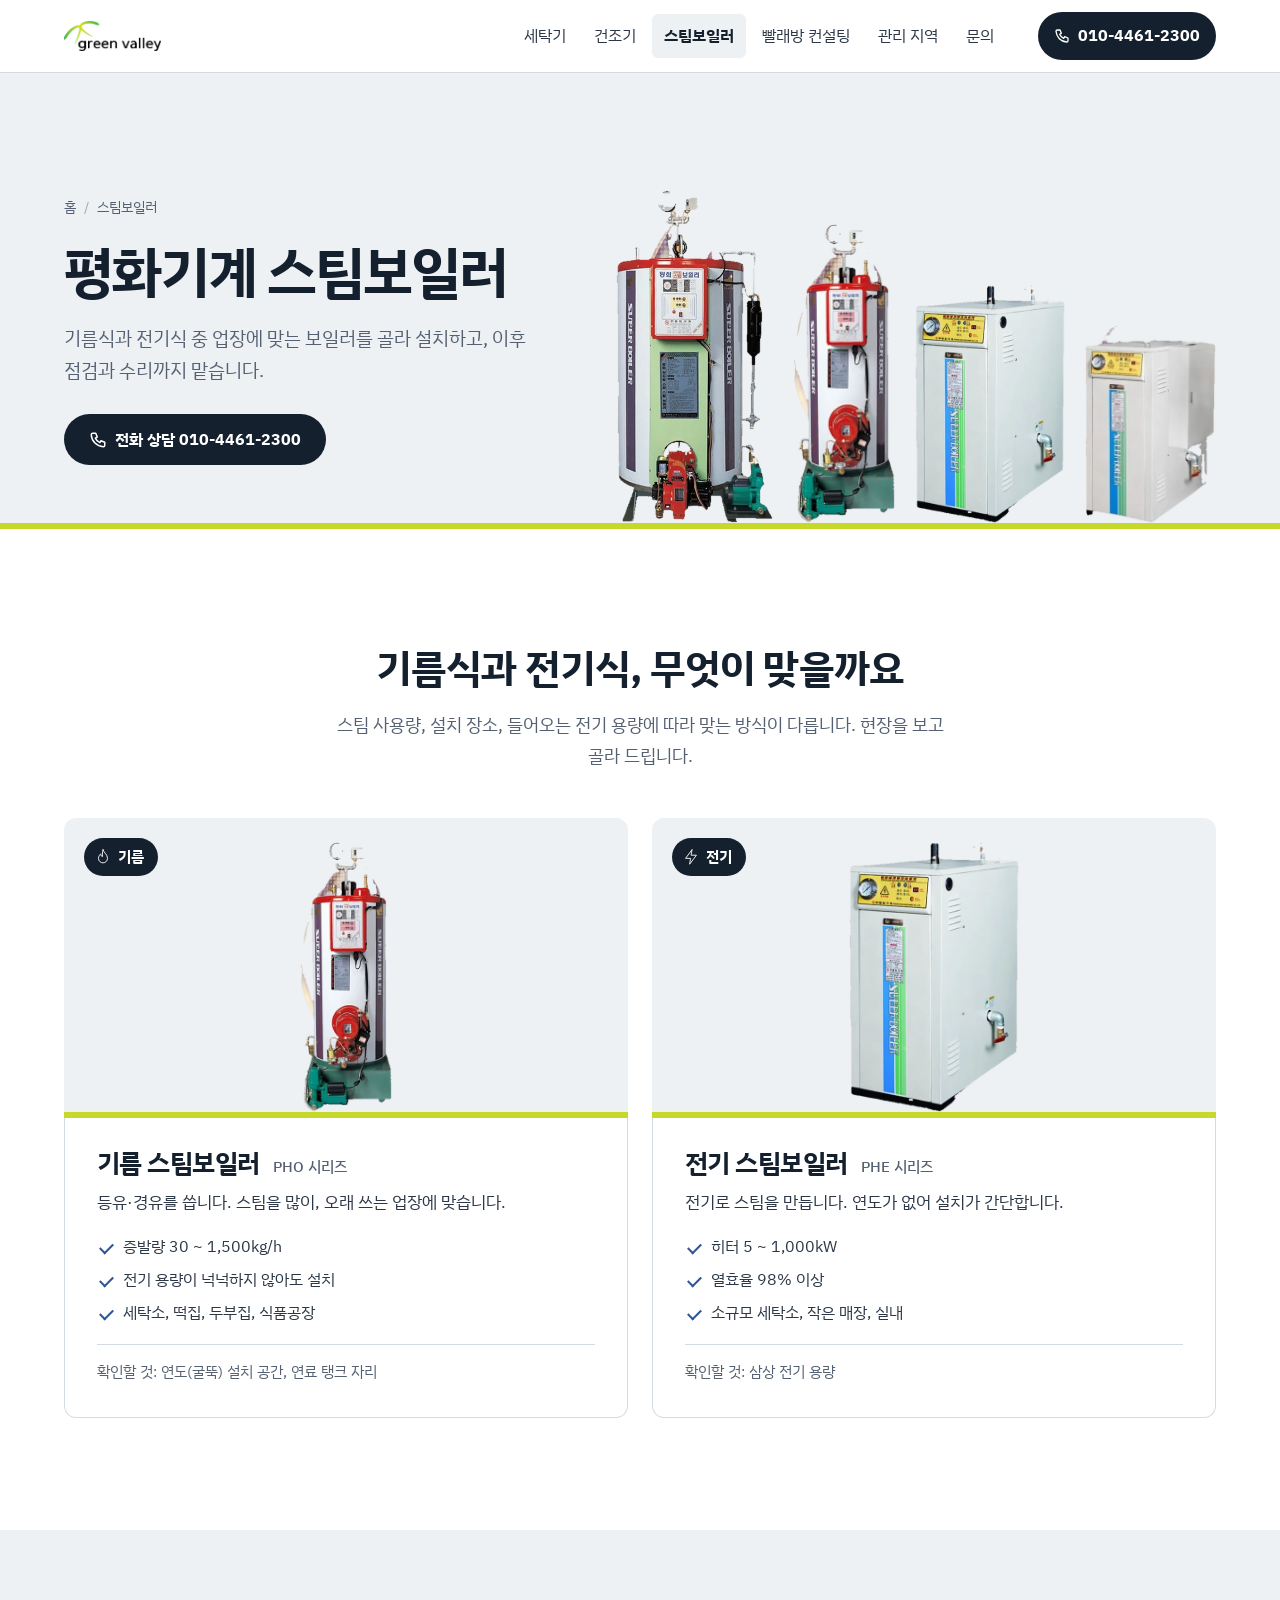
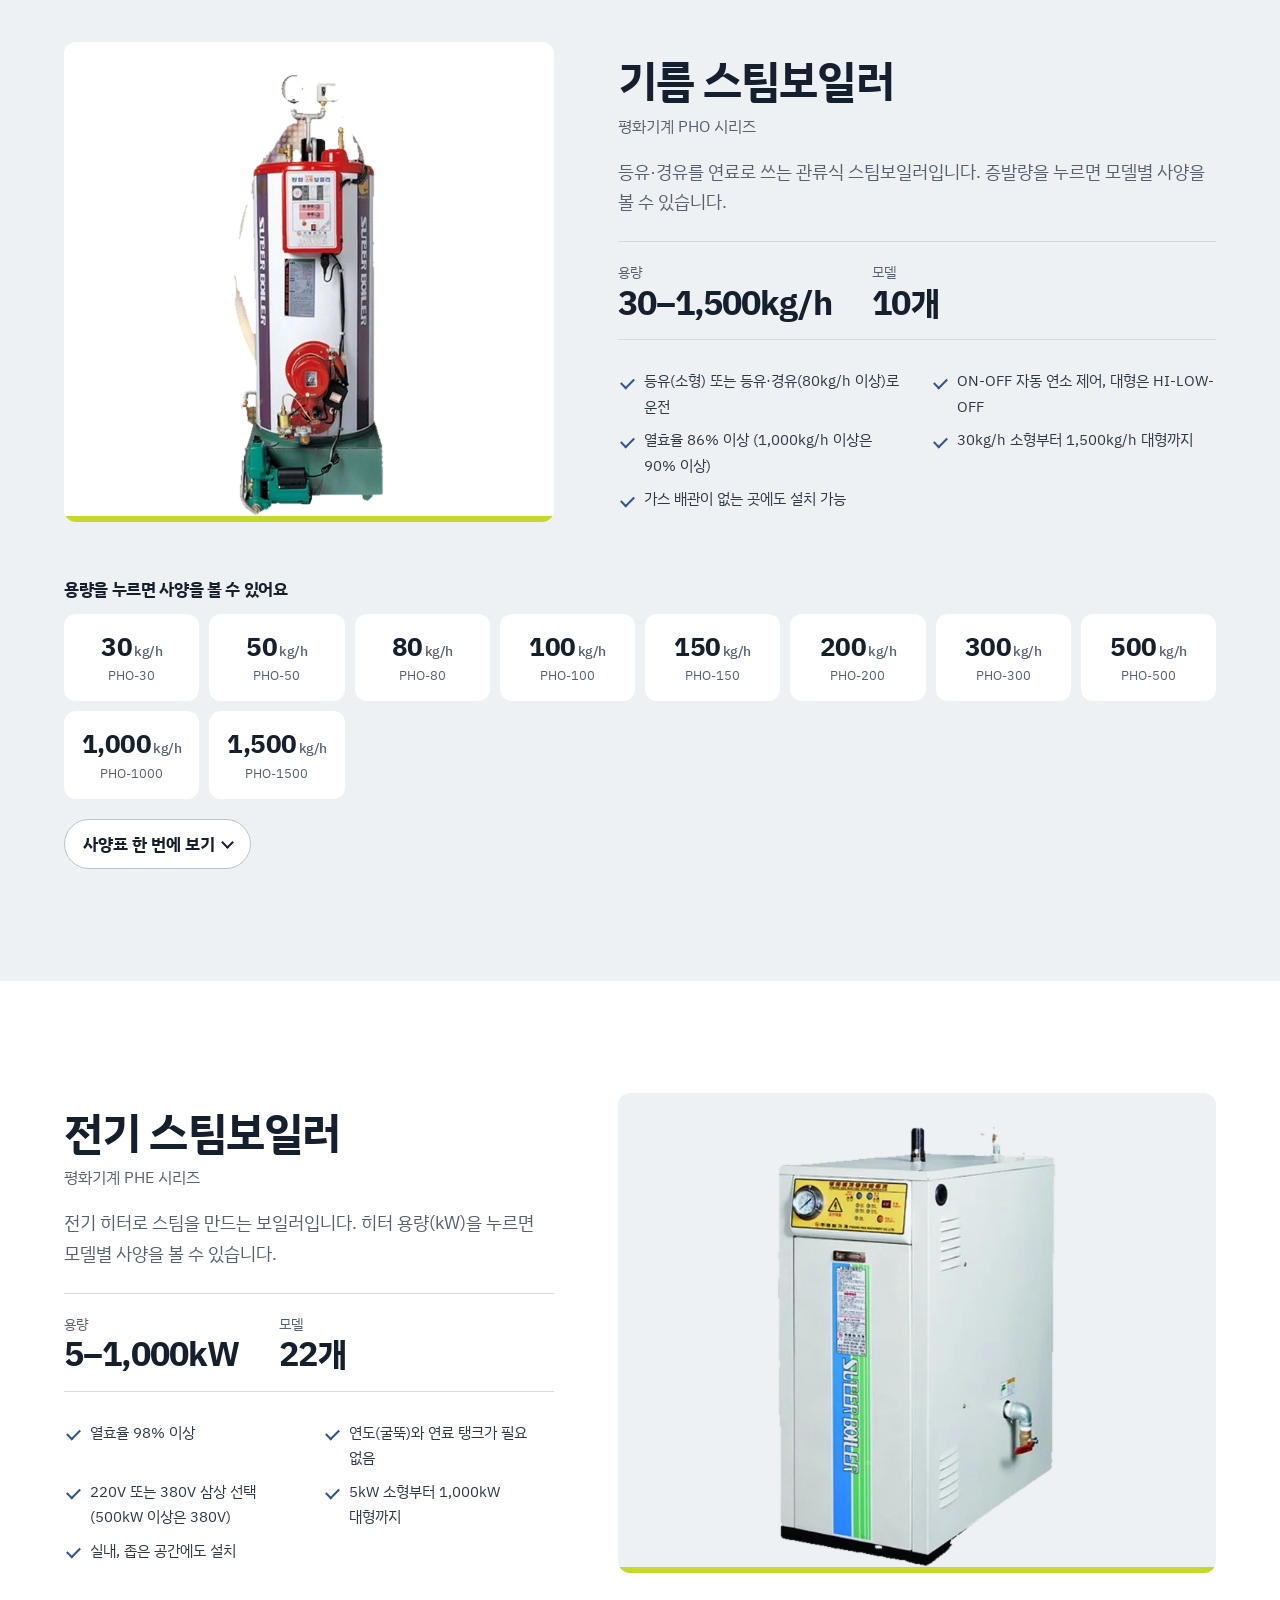
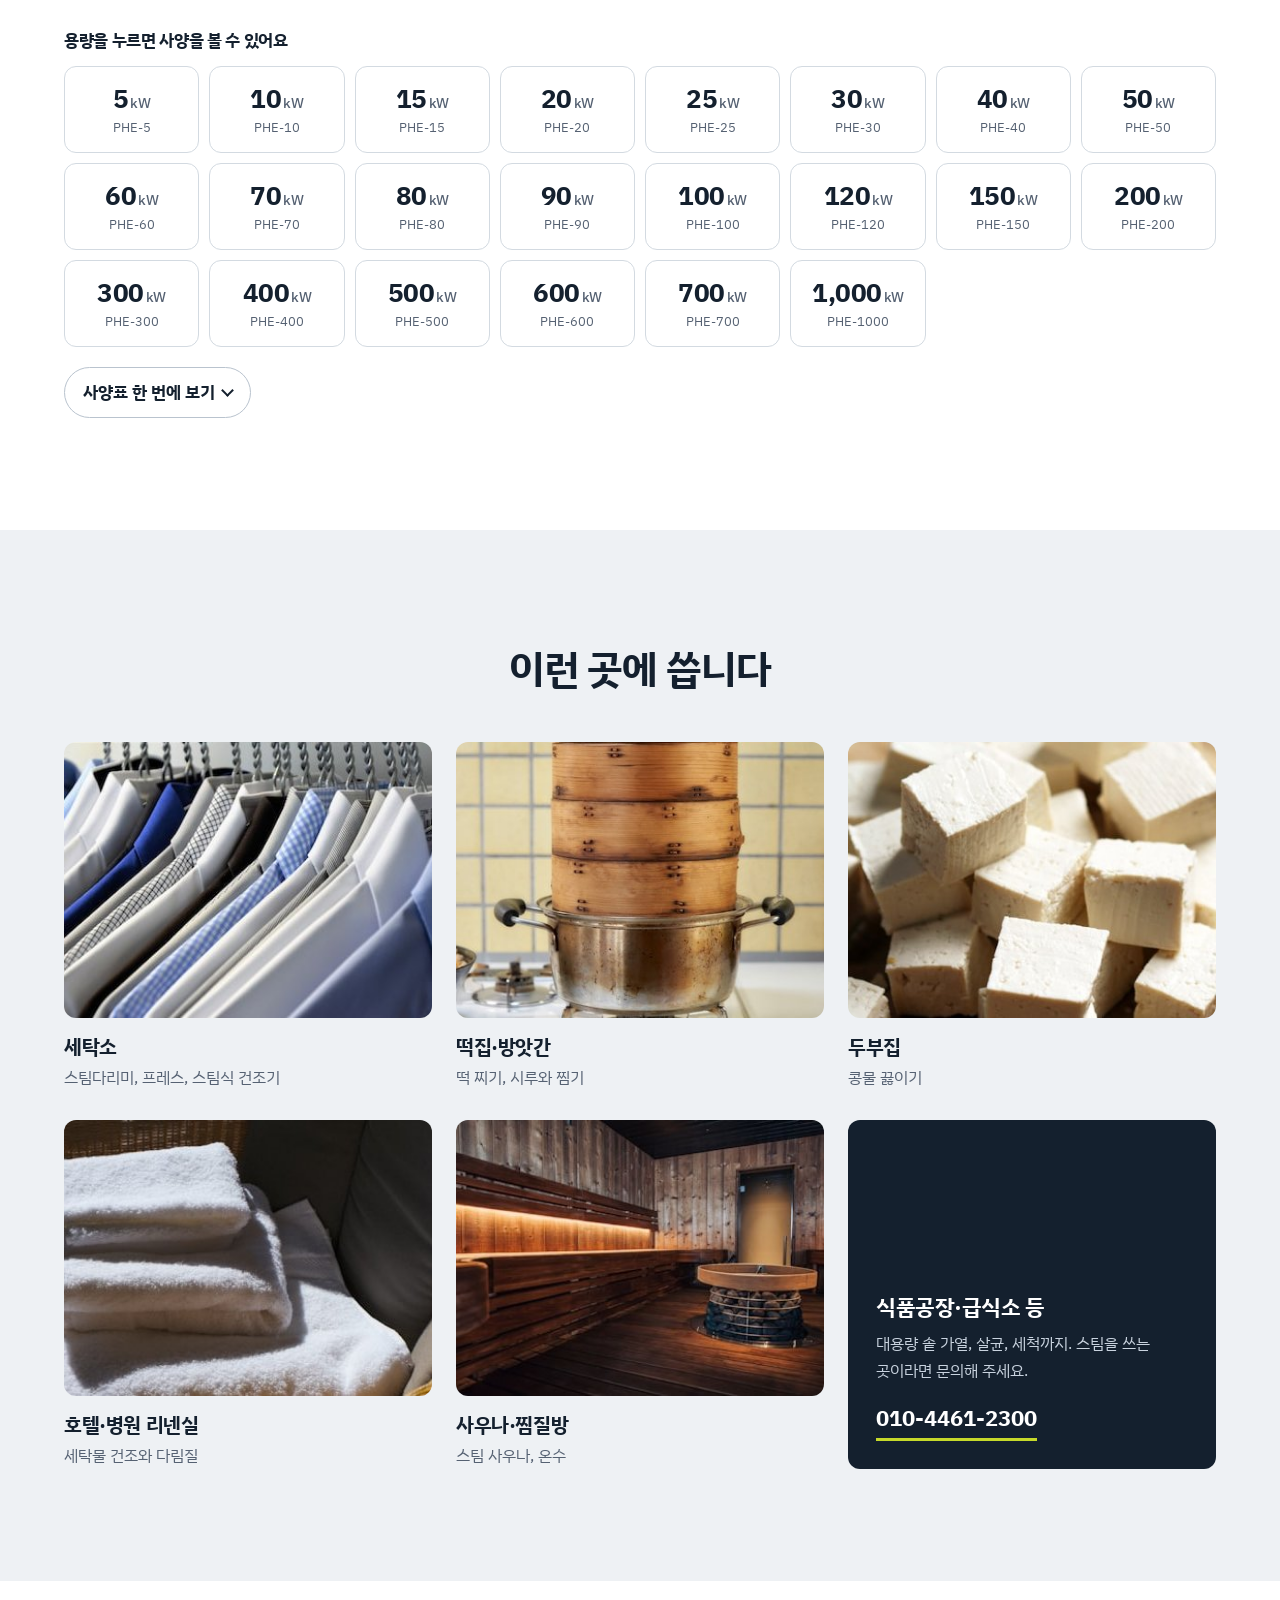
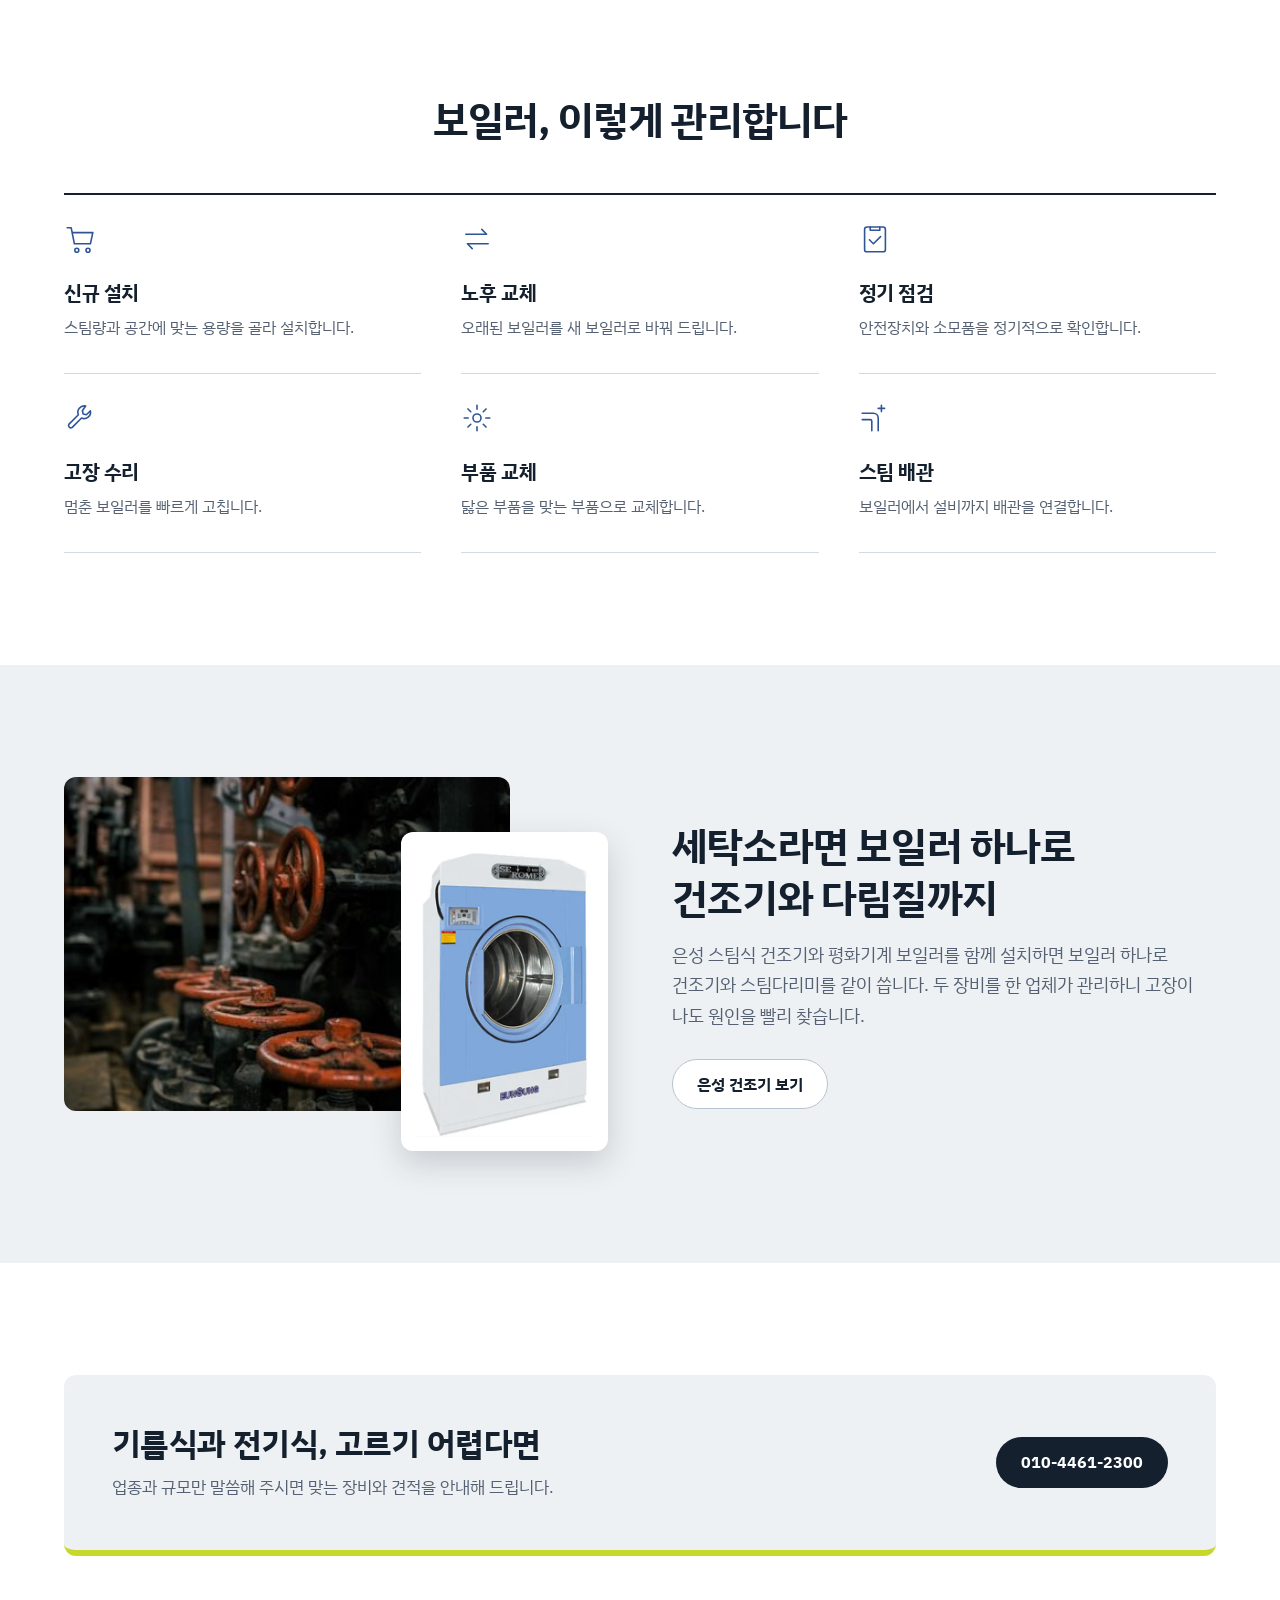
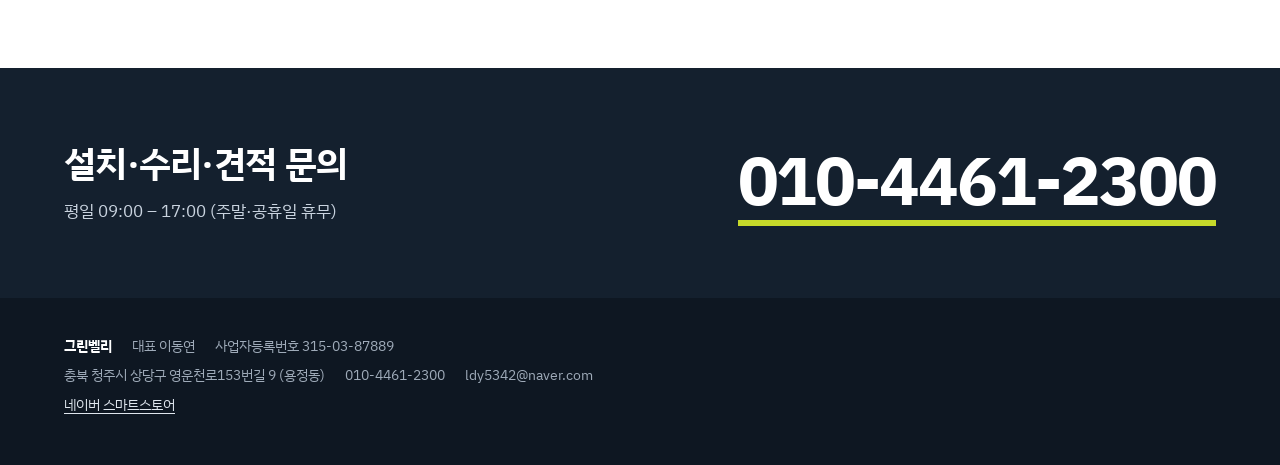
<file: boiler.html>
<!doctype html>
<html lang="ko">
<head>
<meta charset="utf-8">
<meta name="viewport" content="width=device-width, initial-scale=1, viewport-fit=cover">
<title>평화기계 스팀보일러 기름·전기 판매·설치·수리 | 청주 그린벨리</title>
<meta name="description" content="평화기계 기름 스팀보일러(PHO 30~1,500kg/h)와 전기 스팀보일러(PHE 5~1,000kW). 세탁소, 떡집, 두부집, 식품공장, 사우나 등 스팀이 필요한 업장에 판매·설치·점검·수리. 청주 그린벨리.">
<link rel="canonical" href="https://greenvalley.co.kr/boiler.html">
<meta name="robots" content="index, follow, max-image-preview:large">
<meta property="og:type" content="website">
<meta property="og:locale" content="ko_KR">
<meta property="og:site_name" content="그린벨리">
<meta property="og:title" content="평화기계 스팀보일러 기름·전기 판매·설치·수리 | 청주 그린벨리">
<meta property="og:description" content="평화기계 기름 스팀보일러(PHO 30~1,500kg/h)와 전기 스팀보일러(PHE 5~1,000kW). 세탁소, 떡집, 두부집, 식품공장, 사우나 등 스팀이 필요한 업장에 판매·설치·점검·수리. 청주 그린벨리.">
<meta property="og:url" content="https://greenvalley.co.kr/boiler.html">
<meta property="og:image" content="https://greenvalley.co.kr/img/og-image.jpg">
<meta name="twitter:card" content="summary_large_image">
<meta name="theme-color" content="#ffffff">
<link rel="icon" href="favicon.png" type="image/png">
<link rel="apple-touch-icon" href="img/apple-touch-icon.png">
<link rel="manifest" href="site.webmanifest">
<link rel="preconnect" href="https://fonts.googleapis.com">
<link rel="preconnect" href="https://fonts.gstatic.com" crossorigin>
<link rel="stylesheet" href="https://fonts.googleapis.com/css2?family=IBM+Plex+Sans+KR:wght@400;500;700&display=swap">
<link rel="stylesheet" href="style.css">
<script type="application/ld+json">{"@context": "https://schema.org", "@graph": [{"@type": ["LocalBusiness", "Store"], "@id": "https://greenvalley.co.kr/#business", "name": "그린벨리", "alternateName": ["Green Valley", "그린밸리"], "description": "청주에 있는 업소용 세탁기·건조기, 스팀보일러 판매·설치·유지관리 업체. 은성 세탁기·대형건조기와 평화기계 스팀보일러를 취급하고 코인빨래방 창업 컨설팅을 합니다.", "url": "https://greenvalley.co.kr/", "logo": "https://greenvalley.co.kr/img/logo.png", "image": "https://greenvalley.co.kr/img/og-image.jpg", "telephone": "+82-10-4461-2300", "email": "ldy5342@naver.com", "vatID": "315-03-87889", "address": {"@type": "PostalAddress", "streetAddress": "영운천로153번길 9 (용정동)", "addressLocality": "청주시 상당구", "addressRegion": "충청북도", "addressCountry": "KR"}, "openingHoursSpecification": [{"@type": "OpeningHoursSpecification", "dayOfWeek": ["Monday", "Tuesday", "Wednesday", "Thursday", "Friday"], "opens": "09:00", "closes": "17:00"}], "areaServed": [{"@type": "City", "name": "청주시"}, {"@type": "AdministrativeArea", "name": "충청북도"}, {"@type": "City", "name": "세종특별자치시"}, {"@type": "City", "name": "대전광역시"}, {"@type": "AdministrativeArea", "name": "경기 남부"}, {"@type": "AdministrativeArea", "name": "충청남도"}, {"@type": "AdministrativeArea", "name": "전라북도"}, {"@type": "AdministrativeArea", "name": "경상북도"}], "brand": [{"@type": "Brand", "name": "은성", "alternateName": "은성기계"}, {"@type": "Brand", "name": "평화기계"}], "sameAs": ["https://smartstore.naver.com/greenvally"], "founder": {"@type": "Person", "name": "이동연"}, "knowsAbout": ["업소용 세탁기", "업소용 건조기", "코인빨래방 창업", "셀프빨래방 창업", "스팀보일러"]}, {"@type": "Service", "name": "평화기계 스팀보일러 판매·설치·유지관리", "provider": {"@id": "https://greenvalley.co.kr/#business"}, "areaServed": "충청북도, 세종, 대전, 경기 남부, 충청남도, 전라북도, 경상북도", "serviceType": "스팀보일러 설치 및 유지보수", "audience": {"@type": "BusinessAudience", "name": "세탁소, 떡집, 두부집, 식품공장, 사우나"}}, {"@type": "BreadcrumbList", "itemListElement": [{"@type": "ListItem", "position": 1, "name": "홈", "item": "https://greenvalley.co.kr/"}, {"@type": "ListItem", "position": 2, "name": "평화기계 스팀보일러", "item": "https://greenvalley.co.kr/boiler.html"}]}]}</script>
</head>
<body>
<a class="skip" href="#main">본문으로 건너뛰기</a>
<header class="top">
  <div class="wrap">
    <a class="logo" href="./"><img src="img/logo.png" alt="그린벨리" width="802" height="249"></a>
    <nav class="menu" aria-label="메뉴"><a href="washer.html">세탁기</a><a href="dryer.html">건조기</a><a href="boiler.html" aria-current="page">스팀보일러</a><a href="consulting.html">빨래방 컨설팅</a><a href="area.html">관리 지역</a><a href="contact.html">문의</a></nav>
    <a class="tel-top" href="tel:01044612300" aria-label="전화 010-4461-2300"><svg viewBox="0 0 24 24" fill="none" stroke="currentColor" stroke-width="2" stroke-linecap="round" stroke-linejoin="round" aria-hidden="true"><path d="M5 3h4l2 5-2.5 1.5a11 11 0 0 0 6 6L16 13l5 2v4a2 2 0 0 1-2 2A17 17 0 0 1 3 5a2 2 0 0 1 2-2z"/></svg>010-4461-2300</a>
  </div>
</header>
<main id="main">
<section class="sub">
  <div class="wrap">
    <div class="sub-copy">
      <ol class="crumb" aria-label="현재 위치"><li><a href="./">홈</a></li><li aria-current="page">스팀보일러</li></ol>
      <h1>평화기계 스팀보일러</h1>
      <p>기름식과 전기식 중 업장에 맞는 보일러를 골라 설치하고, 이후 점검과 수리까지 맡습니다.</p>
      <div class="btn-row"><a class="btn btn-ink" href="tel:01044612300"><svg viewBox="0 0 24 24" fill="none" stroke="currentColor" stroke-width="2" stroke-linecap="round" stroke-linejoin="round" aria-hidden="true"><path d="M5 3h4l2 5-2.5 1.5a11 11 0 0 0 6 6L16 13l5 2v4a2 2 0 0 1-2 2A17 17 0 0 1 3 5a2 2 0 0 1 2-2z"/></svg>전화 상담 010-4461-2300</a></div>
    </div>
    <div class="sub-pic multi"><picture style="--hf:1"><source srcset="img/prod/cut/pho-150.webp" type="image/webp"><img src="img/prod/cut/pho-150.png" alt="" width="281" height="597" fetchpriority="high"></picture><picture style="--hf:0.9"><source srcset="img/prod/cut/pho-30.webp" type="image/webp"><img src="img/prod/cut/pho-30.png" alt="" width="205" height="599"></picture><picture style="--hf:0.72"><source srcset="img/prod/cut/phe-small.webp" type="image/webp"><img src="img/prod/cut/phe-small.png" alt="" width="361" height="572"></picture><picture style="--hf:0.6"><source srcset="img/prod/cut/phe-mid.webp" type="image/webp"><img src="img/prod/cut/phe-mid.png" alt="" width="266" height="402"></picture></div>
  </div>
</section>
<section class="section">
  <div class="wrap">
    <div class="head center"><h2 class="title">기름식과 전기식, 무엇이 맞을까요</h2><p class="desc">스팀 사용량, 설치 장소, 들어오는 전기 용량에 따라 맞는 방식이 다릅니다. 현장을 보고 골라 드립니다.</p></div>
    <div class="types">
      <a class="type" href="#b-oil">
        <div class="type-img prod"><picture class="pic"><source srcset="img/prod/cut/pho-30.webp" type="image/webp"><img src="img/prod/cut/pho-30.png" alt="평화기계 기름 스팀보일러" width="207" height="599" loading="lazy"></picture><span class="type-tag"><svg class="ic" viewBox="0 0 40 40" fill="none" stroke="currentColor" stroke-width="2" stroke-linecap="round" stroke-linejoin="round" aria-hidden="true"><path d="M20 4c2 7 10 10 10 19a10 10 0 0 1-20 0c0-5 3-8 5-10 0 4 2 6 4 6 0-6-1-10 1-15z"/></svg>기름</span></div>
        <div class="type-body">
          <h3>기름 스팀보일러 <small>PHO 시리즈</small></h3>
          <p class="type-lead">등유·경유를 씁니다. 스팀을 많이, 오래 쓰는 업장에 맞습니다.</p>
          <ul class="checks col"><li>증발량 30 ~ 1,500kg/h</li><li>전기 용량이 넉넉하지 않아도 설치</li><li>세탁소, 떡집, 두부집, 식품공장</li></ul>
          <p class="type-note">확인할 것: 연도(굴뚝) 설치 공간, 연료 탱크 자리</p>
        </div>
      </a>
      <a class="type" href="#b-elec">
        <div class="type-img prod"><picture class="pic"><source srcset="img/prod/cut/phe-small.webp" type="image/webp"><img src="img/prod/cut/phe-small.png" alt="평화기계 전기 스팀보일러" width="362" height="575" loading="lazy"></picture><span class="type-tag"><svg class="ic" viewBox="0 0 40 40" fill="none" stroke="currentColor" stroke-width="2" stroke-linecap="round" stroke-linejoin="round" aria-hidden="true"><path d="M22 4L8 23h11l-2 13 15-20H21z"/></svg>전기</span></div>
        <div class="type-body">
          <h3>전기 스팀보일러 <small>PHE 시리즈</small></h3>
          <p class="type-lead">전기로 스팀을 만듭니다. 연도가 없어 설치가 간단합니다.</p>
          <ul class="checks col"><li>히터 5 ~ 1,000kW</li><li>열효율 98% 이상</li><li>소규모 세탁소, 작은 매장, 실내</li></ul>
          <p class="type-note">확인할 것: 삼상 전기 용량</p>
        </div>
      </a>
    </div>
  </div>
</section><section class="section soft pblock" id="b-oil">
  <div class="wrap">
    <div class="pb-top">
      <div class="pb-photo cut"><picture><source srcset="img/prod/cut/pho-30.webp" type="image/webp"><img src="img/prod/cut/pho-30.png" alt="평화기계 기름 스팀보일러" width="205" height="599" loading="lazy"></picture></div>
      <div class="pb-text">
        <h2 class="title">기름 스팀보일러</h2>
        <p class="series">평화기계 PHO 시리즈</p>
        <p class="desc">등유·경유를 연료로 쓰는 관류식 스팀보일러입니다. 증발량을 누르면 모델별 사양을 볼 수 있습니다.</p>
        <div class="pb-meta"><span><b>30–1,500kg/h</b>용량</span><span><b>10개</b>모델</span></div>
        <ul class="feat-list"><li>등유(소형) 또는 등유·경유(80kg/h 이상)로 운전</li><li>ON-OFF 자동 연소 제어, 대형은 HI-LOW-OFF</li><li>열효율 86% 이상 (1,000kg/h 이상은 90% 이상)</li><li>30kg/h 소형부터 1,500kg/h 대형까지</li><li>가스 배관이 없는 곳에도 설치 가능</li></ul>
      </div>
    </div>
    <div class="pb-models">
      <h3>용량을 누르면 사양을 볼 수 있어요</h3>
      <ul class="caps"><li><button type="button" class="cap-btn" data-i="0"><b>30<small>kg/h</small></b><span>PHO-30</span></button></li><li><button type="button" class="cap-btn" data-i="1"><b>50<small>kg/h</small></b><span>PHO-50</span></button></li><li><button type="button" class="cap-btn" data-i="2"><b>80<small>kg/h</small></b><span>PHO-80</span></button></li><li><button type="button" class="cap-btn" data-i="3"><b>100<small>kg/h</small></b><span>PHO-100</span></button></li><li><button type="button" class="cap-btn" data-i="4"><b>150<small>kg/h</small></b><span>PHO-150</span></button></li><li><button type="button" class="cap-btn" data-i="5"><b>200<small>kg/h</small></b><span>PHO-200</span></button></li><li><button type="button" class="cap-btn" data-i="6"><b>300<small>kg/h</small></b><span>PHO-300</span></button></li><li><button type="button" class="cap-btn" data-i="7"><b>500<small>kg/h</small></b><span>PHO-500</span></button></li><li><button type="button" class="cap-btn" data-i="8"><b>1,000<small>kg/h</small></b><span>PHO-1000</span></button></li><li><button type="button" class="cap-btn" data-i="9"><b>1,500<small>kg/h</small></b><span>PHO-1500</span></button></li></ul>
      <details class="spec">
        <summary>사양표 한 번에 보기</summary>
        <div class="table-box" role="region" aria-label="기름 스팀보일러 사양표" tabindex="0"><table><thead><tr><th scope="col">구분</th><th scope="col">PHO-30</th><th scope="col">PHO-50</th><th scope="col">PHO-80</th><th scope="col">PHO-100</th><th scope="col">PHO-150</th><th scope="col">PHO-200</th><th scope="col">PHO-300</th><th scope="col">PHO-500</th><th scope="col">PHO-1000</th><th scope="col">PHO-1500</th></tr></thead><tbody><tr><th scope="row">정격 증발량</th><td>30 kg/h</td><td>50 kg/h</td><td>80 kg/h</td><td>100 kg/h</td><td>150 kg/h</td><td>200 kg/h</td><td>300 kg/h</td><td>500 kg/h</td><td>1,000 kg/h</td><td>1,500 kg/h</td></tr><tr><th scope="row">외형 (가로 × 세로 × 높이)</th><td>620 × 800 × 1,420 mm</td><td>660 × 840 × 1,570 mm</td><td>800 × 900 × 1,700 mm</td><td>800 × 900 × 1,700 mm</td><td>1,050 × 1,320 × 1,700 mm</td><td>1,200 × 1,450 × 1,800 mm</td><td>1,350 × 1,500 × 1,900 mm</td><td>1,300 × 1,700 × 2,500 mm</td><td>1,400 × 2,000 × 2,500 mm</td><td>1,800 × 2,300 × 2,600 mm</td></tr><tr><th scope="row">최고 사용압력</th><td>3.5 kg/cm²</td><td>3.5 kg/cm²</td><td>3.5 또는 7 kg/cm²</td><td>3.5 또는 7 kg/cm²</td><td>3.5 또는 7 kg/cm²</td><td>3.5 또는 7 kg/cm²</td><td>3.5 또는 7 kg/cm²</td><td>3.5 또는 7 kg/cm²</td><td>10 kg/cm²</td><td>10 kg/cm²</td></tr><tr><th scope="row">열효율</th><td>85.1 %</td><td>86 이상 %</td><td>86 이상 %</td><td>86 이상 %</td><td>86 이상 %</td><td>86 이상 %</td><td>86 이상 %</td><td>86 이상 %</td><td>90 이상 %</td><td>90 이상 %</td></tr><tr><th scope="row">전열면적</th><td>1.3 m²</td><td>1.7 m²</td><td>3.1 m²</td><td>3.5 m²</td><td>4.2 m²</td><td>4.5 m²</td><td>4.5 m²</td><td>4.7 m²</td><td>9.5 m²</td><td>9.6 m²</td></tr><tr><th scope="row">사용 연료</th><td>등유</td><td>등유</td><td>등유 또는 경유</td><td>등유 또는 경유</td><td>등유 또는 경유</td><td>등유 또는 경유</td><td>등유 또는 경유</td><td>등유 또는 경유</td><td>등유 또는 경유</td><td>등유 또는 경유</td></tr><tr><th scope="row">연소 제어</th><td>ON-OFF 자동</td><td>ON-OFF 자동</td><td>ON-OFF 자동</td><td>ON-OFF 자동</td><td>ON-OFF 자동</td><td>ON-OFF 자동</td><td>ON-OFF 자동</td><td>ON-OFF 자동</td><td>HI-LOW-OFF 자동</td><td>HI-LOW-OFF 자동</td></tr><tr><th scope="row">노즐 용량</th><td>0.65 gal/h</td><td>0.85 gal/h</td><td>1.75 gal/h</td><td>2 gal/h</td><td>2.5 gal/h</td><td>3.5 gal/h</td><td>5 gal/h</td><td>8 gal/h</td><td>-</td><td>-</td></tr><tr><th scope="row">사용 전원</th><td>220V (60Hz)</td><td>220V (60Hz)</td><td>220 / 380V 삼상 (60Hz)</td><td>220 / 380V 삼상 (60Hz)</td><td>220 / 380V 삼상 (60Hz)</td><td>220 / 380V 삼상 (60Hz)</td><td>220 / 380V 삼상 (60Hz)</td><td>220 / 380V 삼상 (60Hz)</td><td>220 / 380V 삼상 (60Hz)</td><td>220 / 380V 삼상 (60Hz)</td></tr><tr><th scope="row">소비전력</th><td>130W</td><td>130W</td><td>150W</td><td>150W</td><td>150W</td><td>250W</td><td>250W</td><td>450W</td><td>7kW</td><td>10kW</td></tr><tr><th scope="row">제품 중량</th><td>125 kg</td><td>150 kg</td><td>290 kg</td><td>310 kg</td><td>530 kg</td><td>720 kg</td><td>860 kg</td><td>1,300 kg</td><td>1,700 kg</td><td>2,000 kg</td></tr><tr><th scope="row">접속구경 (증기 / 급수 / 퇴수 / 연도)</th><td>15 / 15 / 15 / ø100</td><td>15 / 15 / 15 / ø100</td><td>20 / 15 / 20 / ø150</td><td>20 / 15 / 20 / ø150</td><td>22 / 15 / 25 / ø200</td><td>32 / 15 / 32 / ø200</td><td>32 / 15 / 32 / ø250</td><td>40 / 20 / 40 / ø250</td><td>50 / 32 / 50 / ø330</td><td>65 / 32 / 50 / ø360</td></tr></tbody></table></div>
        <p class="small">제품 사양은 성능 개선을 위해 예고 없이 바뀔 수 있습니다. 200~500kg/h 모델 사진은 150kg/h 모델 사진으로 대신했습니다.</p>
      </details>
    </div>
  </div>
</section><section class="section pblock" id="b-elec">
  <div class="wrap">
    <div class="pb-top rev">
      <div class="pb-photo cut"><picture><source srcset="img/prod/cut/phe-small.webp" type="image/webp"><img src="img/prod/cut/phe-small.png" alt="평화기계 전기 스팀보일러" width="361" height="572" loading="lazy"></picture></div>
      <div class="pb-text">
        <h2 class="title">전기 스팀보일러</h2>
        <p class="series">평화기계 PHE 시리즈</p>
        <p class="desc">전기 히터로 스팀을 만드는 보일러입니다. 히터 용량(kW)을 누르면 모델별 사양을 볼 수 있습니다.</p>
        <div class="pb-meta"><span><b>5–1,000kW</b>용량</span><span><b>22개</b>모델</span></div>
        <ul class="feat-list"><li>열효율 98% 이상</li><li>연도(굴뚝)와 연료 탱크가 필요 없음</li><li>220V 또는 380V 삼상 선택 (500kW 이상은 380V)</li><li>5kW 소형부터 1,000kW 대형까지</li><li>실내, 좁은 공간에도 설치</li></ul>
      </div>
    </div>
    <div class="pb-models">
      <h3>용량을 누르면 사양을 볼 수 있어요</h3>
      <ul class="caps"><li><button type="button" class="cap-btn" data-i="10"><b>5<small>kW</small></b><span>PHE-5</span></button></li><li><button type="button" class="cap-btn" data-i="11"><b>10<small>kW</small></b><span>PHE-10</span></button></li><li><button type="button" class="cap-btn" data-i="12"><b>15<small>kW</small></b><span>PHE-15</span></button></li><li><button type="button" class="cap-btn" data-i="13"><b>20<small>kW</small></b><span>PHE-20</span></button></li><li><button type="button" class="cap-btn" data-i="14"><b>25<small>kW</small></b><span>PHE-25</span></button></li><li><button type="button" class="cap-btn" data-i="15"><b>30<small>kW</small></b><span>PHE-30</span></button></li><li><button type="button" class="cap-btn" data-i="16"><b>40<small>kW</small></b><span>PHE-40</span></button></li><li><button type="button" class="cap-btn" data-i="17"><b>50<small>kW</small></b><span>PHE-50</span></button></li><li><button type="button" class="cap-btn" data-i="18"><b>60<small>kW</small></b><span>PHE-60</span></button></li><li><button type="button" class="cap-btn" data-i="19"><b>70<small>kW</small></b><span>PHE-70</span></button></li><li><button type="button" class="cap-btn" data-i="20"><b>80<small>kW</small></b><span>PHE-80</span></button></li><li><button type="button" class="cap-btn" data-i="21"><b>90<small>kW</small></b><span>PHE-90</span></button></li><li><button type="button" class="cap-btn" data-i="22"><b>100<small>kW</small></b><span>PHE-100</span></button></li><li><button type="button" class="cap-btn" data-i="23"><b>120<small>kW</small></b><span>PHE-120</span></button></li><li><button type="button" class="cap-btn" data-i="24"><b>150<small>kW</small></b><span>PHE-150</span></button></li><li><button type="button" class="cap-btn" data-i="25"><b>200<small>kW</small></b><span>PHE-200</span></button></li><li><button type="button" class="cap-btn" data-i="26"><b>300<small>kW</small></b><span>PHE-300</span></button></li><li><button type="button" class="cap-btn" data-i="27"><b>400<small>kW</small></b><span>PHE-400</span></button></li><li><button type="button" class="cap-btn" data-i="28"><b>500<small>kW</small></b><span>PHE-500</span></button></li><li><button type="button" class="cap-btn" data-i="29"><b>600<small>kW</small></b><span>PHE-600</span></button></li><li><button type="button" class="cap-btn" data-i="30"><b>700<small>kW</small></b><span>PHE-700</span></button></li><li><button type="button" class="cap-btn" data-i="31"><b>1,000<small>kW</small></b><span>PHE-1000</span></button></li></ul>
      <details class="spec">
        <summary>사양표 한 번에 보기</summary>
        <div class="table-box" role="region" aria-label="전기 스팀보일러 사양표" tabindex="0"><table><thead><tr><th scope="col">구분</th><th scope="col">PHE-5</th><th scope="col">PHE-10</th><th scope="col">PHE-15</th><th scope="col">PHE-20</th><th scope="col">PHE-25</th><th scope="col">PHE-30</th><th scope="col">PHE-40</th><th scope="col">PHE-50</th><th scope="col">PHE-60</th><th scope="col">PHE-70</th><th scope="col">PHE-80</th><th scope="col">PHE-90</th><th scope="col">PHE-100</th><th scope="col">PHE-120</th><th scope="col">PHE-150</th><th scope="col">PHE-200</th><th scope="col">PHE-300</th><th scope="col">PHE-400</th><th scope="col">PHE-500</th><th scope="col">PHE-600</th><th scope="col">PHE-700</th><th scope="col">PHE-1000</th></tr></thead><tbody><tr><th scope="row">히터 용량</th><td>5 kW</td><td>10 kW</td><td>15 kW</td><td>20 kW</td><td>25 kW</td><td>30 kW</td><td>40 kW</td><td>50 kW</td><td>60 kW</td><td>70 kW</td><td>80 kW</td><td>90 kW</td><td>100 kW</td><td>120 kW</td><td>150 kW</td><td>200 kW</td><td>300 kW</td><td>400 kW</td><td>500 kW</td><td>600 kW</td><td>700 kW</td><td>1,000 kW</td></tr><tr><th scope="row">외형 (가로 × 세로 × 높이)</th><td>500 × 690 × 780 mm</td><td>500 × 790 × 820 mm</td><td>500 × 790 × 820 mm</td><td>500 × 790 × 820 mm</td><td>500 × 790 × 975 mm</td><td>500 × 790 × 975 mm</td><td>500 × 790 × 975 mm</td><td>500 × 790 × 975 mm</td><td>500 × 790 × 975 mm</td><td>700 × 930 × 1,240 mm</td><td>770 × 910 × 1,240 mm</td><td>770 × 910 × 1,240 mm</td><td>770 × 910 × 1,240 mm</td><td>1,000 × 1,140 × 1,540 mm</td><td>1,600 × 1,000 × 1,550 mm</td><td>1,600 × 1,000 × 1,550 mm</td><td>1,800 × 1,000 × 1,750 mm</td><td>1,800 × 1,000 × 1,750 mm</td><td>1,800 × 1,100 × 1,750 mm</td><td>1,800 × 1,100 × 1,750 mm</td><td>1,800 × 1,100 × 1,750 mm</td><td>1,800 × 1,500 × 1,750 mm</td></tr><tr><th scope="row">최고 사용압력</th><td>5 또는 7 kg/cm²</td><td>5 또는 7 kg/cm²</td><td>5 또는 7 kg/cm²</td><td>5 또는 7 kg/cm²</td><td>5 또는 7 kg/cm²</td><td>5 또는 7 kg/cm²</td><td>5 또는 7 kg/cm²</td><td>5 또는 7 kg/cm²</td><td>5 또는 7 kg/cm²</td><td>5 또는 7 kg/cm²</td><td>3.5 또는 7 kg/cm²</td><td>3.5 또는 7 kg/cm²</td><td>3.5 또는 7 kg/cm²</td><td>3.5 또는 7 kg/cm²</td><td>7 kg/cm²</td><td>7 kg/cm²</td><td>7 kg/cm²</td><td>7 kg/cm²</td><td>7 kg/cm²</td><td>7 kg/cm²</td><td>7 kg/cm²</td><td>7 kg/cm²</td></tr><tr><th scope="row">열효율</th><td>98 % 이상</td><td>98 % 이상</td><td>98 % 이상</td><td>98 % 이상</td><td>98 % 이상</td><td>98 % 이상</td><td>98 % 이상</td><td>98 % 이상</td><td>98 % 이상</td><td>98 % 이상</td><td>98 % 이상</td><td>98 % 이상</td><td>98 % 이상</td><td>98 % 이상</td><td>98 % 이상</td><td>98 % 이상</td><td>98 % 이상</td><td>98 % 이상</td><td>98 % 이상</td><td>98 % 이상</td><td>98 % 이상</td><td>98 % 이상</td></tr><tr><th scope="row">사용 전원</th><td>220V 또는 380V 삼상 60Hz (선택)</td><td>220V 또는 380V 삼상 60Hz (선택)</td><td>220V 또는 380V 삼상 60Hz (선택)</td><td>220V 또는 380V 삼상 60Hz (선택)</td><td>220V 또는 380V 삼상 60Hz (선택)</td><td>220V 또는 380V 삼상 60Hz (선택)</td><td>220V 또는 380V 삼상 60Hz (선택)</td><td>220V 또는 380V 삼상 60Hz (선택)</td><td>220V 또는 380V 삼상 60Hz (선택)</td><td>220V 또는 380V 삼상 60Hz (선택)</td><td>220V 또는 380V 삼상 60Hz (선택)</td><td>220V 또는 380V 삼상 60Hz (선택)</td><td>220V 또는 380V 삼상 60Hz (선택)</td><td>220V 또는 380V 삼상 60Hz (선택)</td><td>220V 또는 380V 삼상 60Hz (선택)</td><td>220V 또는 380V 삼상 60Hz (선택)</td><td>220V 또는 380V 삼상 60Hz (선택)</td><td>220V 또는 380V 삼상 60Hz (선택)</td><td>380V 삼상 60Hz</td><td>380V 삼상 60Hz</td><td>380V 삼상 60Hz</td><td>380V 삼상 60Hz</td></tr><tr><th scope="row">전류</th><td>14 / 8 A (220V / 380V)</td><td>27 / 16 A (220V / 380V)</td><td>40 / 23 A (220V / 380V)</td><td>53 / 31 A (220V / 380V)</td><td>66 / 39 A (220V / 380V)</td><td>79 / 48 A (220V / 380V)</td><td>105 / 61 A (220V / 380V)</td><td>132 / 77 A (220V / 380V)</td><td>157 / 91 A (220V / 380V)</td><td>173 / 106 A (220V / 380V)</td><td>210 / 121 A (220V / 380V)</td><td>236 / 136 A (220V / 380V)</td><td>263 / 152 A (220V / 380V)</td><td>314 / 182 A (220V / 380V)</td><td>390 / 228 A (220V / 380V)</td><td>525 / 304 A (220V / 380V)</td><td>788 / 456 A (220V / 380V)</td><td>1,050 / 608 A (220V / 380V)</td><td>760 A</td><td>912 A</td><td>1,064 A</td><td>1,521 A</td></tr><tr><th scope="row">접속구경 (증기 / 급수 / 퇴수)</th><td>15 / 15 / 15 A</td><td>15 / 15 / 15 A</td><td>15 / 15 / 15 A</td><td>15 / 15 / 15 A</td><td>15 / 15 / 15 A</td><td>15 / 15 / 15 A</td><td>15 / 15 / 15 A</td><td>20 / 15 / 15 A</td><td>20 / 15 / 15 A</td><td>20 / 15 / 15 A</td><td>20 / 15 / 32-15 A</td><td>20 / 15 / 32-15 A</td><td>20 / 15 / 32-15 A</td><td>25 / 15 / 50-15 A</td><td>25 / 20 / 50-32 A</td><td>25 / 20 / 50-32 A</td><td>32 / 20 / 50-32 A</td><td>32 / 20 / 50-32 A</td><td>32 / 20 / 50-32 A</td><td>50 / 32 / 50-32 A</td><td>50 / 32 / 50-32 A</td><td>50 / 32 / 50-32 A</td></tr></tbody></table></div>
        <p class="small">제품 사양은 성능 개선을 위해 예고 없이 바뀔 수 있습니다.</p>
      </details>
    </div>
  </div>
</section><dialog id="spec-dlg" class="dlg" aria-labelledby="dlg-title">
  <div class="dlg-head">
    <div><p class="dlg-kicker"></p><h2 id="dlg-title"></h2></div>
    <button type="button" class="dlg-x" aria-label="닫기"><svg viewBox="0 0 24 24" width="22" height="22" fill="none" stroke="currentColor" stroke-width="2" stroke-linecap="round"><path d="M6 6l12 12M18 6L6 18"/></svg></button>
  </div>
  <div class="dlg-body">
    <div class="dlg-photo"><img alt="" class="dlg-img" width="200" height="240"></div>
    <div class="dlg-info"><div class="dlg-stats"></div><dl class="dlg-spec"></dl></div>
  </div>
  <div class="dlg-foot">
    <p>사양은 성능 개선을 위해 예고 없이 바뀔 수 있습니다.</p>
    <a class="btn btn-navy" href="tel:01044612300">이 모델 견적 문의</a>
  </div>
</dialog>
<script>
(function(){
  var D=[{"m": "PHO-30", "k": "평화기계 기름 스팀보일러", "img": "pho-30", "alt": "평화기계 기름 스팀보일러 PHO-30", "s": [["30", "kg/h", "정격 증발량"], ["19,200", "kcal/h", "발열량"], ["2.5", "kg/h", "연료 소비량"]], "r": [["외형 (가로 × 세로 × 높이)", "620 × 800 × 1,420 mm"], ["최고 사용압력", "3.5 kg/cm²"], ["열효율", "85.1 %"], ["전열면적", "1.3 m²"], ["사용 연료", "등유"], ["연소 제어", "ON-OFF 자동"], ["노즐 용량", "0.65 gal/h"], ["사용 전원", "220V (60Hz)"], ["소비전력", "130W"], ["제품 중량", "125 kg"], ["접속구경 (증기 / 급수 / 퇴수 / 연도)", "15 / 15 / 15 / ø100"]]}, {"m": "PHO-50", "k": "평화기계 기름 스팀보일러", "img": "pho-50", "alt": "평화기계 기름 스팀보일러 PHO-50", "s": [["50", "kg/h", "정격 증발량"], ["31,950", "kcal/h", "발열량"], ["3.2", "kg/h", "연료 소비량"]], "r": [["외형 (가로 × 세로 × 높이)", "660 × 840 × 1,570 mm"], ["최고 사용압력", "3.5 kg/cm²"], ["열효율", "86 이상 %"], ["전열면적", "1.7 m²"], ["사용 연료", "등유"], ["연소 제어", "ON-OFF 자동"], ["노즐 용량", "0.85 gal/h"], ["사용 전원", "220V (60Hz)"], ["소비전력", "130W"], ["제품 중량", "150 kg"], ["접속구경 (증기 / 급수 / 퇴수 / 연도)", "15 / 15 / 15 / ø100"]]}, {"m": "PHO-80", "k": "평화기계 기름 스팀보일러", "img": "pho-80", "alt": "평화기계 기름 스팀보일러 PHO-80", "s": [["80", "kg/h", "정격 증발량"], ["51,120", "kcal/h", "발열량"], ["6.6", "kg/h", "연료 소비량"]], "r": [["외형 (가로 × 세로 × 높이)", "800 × 900 × 1,700 mm"], ["최고 사용압력", "3.5 또는 7 kg/cm²"], ["열효율", "86 이상 %"], ["전열면적", "3.1 m²"], ["사용 연료", "등유 또는 경유"], ["연소 제어", "ON-OFF 자동"], ["노즐 용량", "1.75 gal/h"], ["사용 전원", "220 / 380V 삼상 (60Hz)"], ["소비전력", "150W"], ["제품 중량", "290 kg"], ["접속구경 (증기 / 급수 / 퇴수 / 연도)", "20 / 15 / 20 / ø150"]]}, {"m": "PHO-100", "k": "평화기계 기름 스팀보일러", "img": "pho-100", "alt": "평화기계 기름 스팀보일러 PHO-100", "s": [["100", "kg/h", "정격 증발량"], ["64,000", "kcal/h", "발열량"], ["7.6", "kg/h", "연료 소비량"]], "r": [["외형 (가로 × 세로 × 높이)", "800 × 900 × 1,700 mm"], ["최고 사용압력", "3.5 또는 7 kg/cm²"], ["열효율", "86 이상 %"], ["전열면적", "3.5 m²"], ["사용 연료", "등유 또는 경유"], ["연소 제어", "ON-OFF 자동"], ["노즐 용량", "2 gal/h"], ["사용 전원", "220 / 380V 삼상 (60Hz)"], ["소비전력", "150W"], ["제품 중량", "310 kg"], ["접속구경 (증기 / 급수 / 퇴수 / 연도)", "20 / 15 / 20 / ø150"]]}, {"m": "PHO-150", "k": "평화기계 기름 스팀보일러", "img": "pho-150", "alt": "평화기계 기름 스팀보일러 PHO-150", "s": [["150", "kg/h", "정격 증발량"], ["96,000", "kcal/h", "발열량"], ["9.5", "kg/h", "연료 소비량"]], "r": [["외형 (가로 × 세로 × 높이)", "1,050 × 1,320 × 1,700 mm"], ["최고 사용압력", "3.5 또는 7 kg/cm²"], ["열효율", "86 이상 %"], ["전열면적", "4.2 m²"], ["사용 연료", "등유 또는 경유"], ["연소 제어", "ON-OFF 자동"], ["노즐 용량", "2.5 gal/h"], ["사용 전원", "220 / 380V 삼상 (60Hz)"], ["소비전력", "150W"], ["제품 중량", "530 kg"], ["접속구경 (증기 / 급수 / 퇴수 / 연도)", "22 / 15 / 25 / ø200"]]}, {"m": "PHO-200", "k": "평화기계 기름 스팀보일러", "img": "pho-150", "alt": "평화기계 기름 스팀보일러 PHO-200", "s": [["200", "kg/h", "정격 증발량"], ["128,000", "kcal/h", "발열량"], ["13.2", "kg/h", "연료 소비량"]], "r": [["외형 (가로 × 세로 × 높이)", "1,200 × 1,450 × 1,800 mm"], ["최고 사용압력", "3.5 또는 7 kg/cm²"], ["열효율", "86 이상 %"], ["전열면적", "4.5 m²"], ["사용 연료", "등유 또는 경유"], ["연소 제어", "ON-OFF 자동"], ["노즐 용량", "3.5 gal/h"], ["사용 전원", "220 / 380V 삼상 (60Hz)"], ["소비전력", "250W"], ["제품 중량", "720 kg"], ["접속구경 (증기 / 급수 / 퇴수 / 연도)", "32 / 15 / 32 / ø200"]]}, {"m": "PHO-300", "k": "평화기계 기름 스팀보일러", "img": "pho-150", "alt": "평화기계 기름 스팀보일러 PHO-300", "s": [["300", "kg/h", "정격 증발량"], ["192,000", "kcal/h", "발열량"], ["18.9", "kg/h", "연료 소비량"]], "r": [["외형 (가로 × 세로 × 높이)", "1,350 × 1,500 × 1,900 mm"], ["최고 사용압력", "3.5 또는 7 kg/cm²"], ["열효율", "86 이상 %"], ["전열면적", "4.5 m²"], ["사용 연료", "등유 또는 경유"], ["연소 제어", "ON-OFF 자동"], ["노즐 용량", "5 gal/h"], ["사용 전원", "220 / 380V 삼상 (60Hz)"], ["소비전력", "250W"], ["제품 중량", "860 kg"], ["접속구경 (증기 / 급수 / 퇴수 / 연도)", "32 / 15 / 32 / ø250"]]}, {"m": "PHO-500", "k": "평화기계 기름 스팀보일러", "img": "pho-150", "alt": "평화기계 기름 스팀보일러 PHO-500", "s": [["500", "kg/h", "정격 증발량"], ["320,000", "kcal/h", "발열량"], ["28.4", "kg/h", "연료 소비량"]], "r": [["외형 (가로 × 세로 × 높이)", "1,300 × 1,700 × 2,500 mm"], ["최고 사용압력", "3.5 또는 7 kg/cm²"], ["열효율", "86 이상 %"], ["전열면적", "4.7 m²"], ["사용 연료", "등유 또는 경유"], ["연소 제어", "ON-OFF 자동"], ["노즐 용량", "8 gal/h"], ["사용 전원", "220 / 380V 삼상 (60Hz)"], ["소비전력", "450W"], ["제품 중량", "1,300 kg"], ["접속구경 (증기 / 급수 / 퇴수 / 연도)", "40 / 20 / 40 / ø250"]]}, {"m": "PHO-1000", "k": "평화기계 기름 스팀보일러", "img": "pho-big", "alt": "평화기계 기름 스팀보일러 PHO-1000", "s": [["1,000", "kg/h", "정격 증발량"], ["643,000", "kcal/h", "발열량"], ["69", "kg/h", "연료 소비량"]], "r": [["외형 (가로 × 세로 × 높이)", "1,400 × 2,000 × 2,500 mm"], ["최고 사용압력", "10 kg/cm²"], ["열효율", "90 이상 %"], ["전열면적", "9.5 m²"], ["사용 연료", "등유 또는 경유"], ["연소 제어", "HI-LOW-OFF 자동"], ["연소 방식", "G 강제혼합식 / K 압력분무식"], ["사용 전원", "220 / 380V 삼상 (60Hz)"], ["소비전력", "7kW"], ["제품 중량", "1,700 kg"], ["접속구경 (증기 / 급수 / 퇴수 / 연도)", "50 / 32 / 50 / ø330"]]}, {"m": "PHO-1500", "k": "평화기계 기름 스팀보일러", "img": "pho-big", "alt": "평화기계 기름 스팀보일러 PHO-1500", "s": [["1,500", "kg/h", "정격 증발량"], ["965,655", "kcal/h", "발열량"], ["102", "kg/h", "연료 소비량"]], "r": [["외형 (가로 × 세로 × 높이)", "1,800 × 2,300 × 2,600 mm"], ["최고 사용압력", "10 kg/cm²"], ["열효율", "90 이상 %"], ["전열면적", "9.6 m²"], ["사용 연료", "등유 또는 경유"], ["연소 제어", "HI-LOW-OFF 자동"], ["연소 방식", "G 강제혼합식 / K 압력분무식"], ["사용 전원", "220 / 380V 삼상 (60Hz)"], ["소비전력", "10kW"], ["제품 중량", "2,000 kg"], ["접속구경 (증기 / 급수 / 퇴수 / 연도)", "65 / 32 / 50 / ø360"]]}, {"m": "PHE-5", "k": "평화기계 전기 스팀보일러", "img": "phe-small", "alt": "평화기계 전기 스팀보일러 PHE-5", "s": [["5", "kW", "히터 용량"], ["6", "kg/h", "스팀 증발량"], ["4,300", "kcal/h", "발열량"]], "r": [["외형 (가로 × 세로 × 높이)", "500 × 690 × 780 mm"], ["최고 사용압력", "5 또는 7 kg/cm²"], ["열효율", "98 % 이상"], ["사용 전원", "220V 또는 380V 삼상 60Hz (선택)"], ["전류", "14 / 8 A (220V / 380V)"], ["접속구경 (증기 / 급수 / 퇴수)", "15 / 15 / 15 A"]]}, {"m": "PHE-10", "k": "평화기계 전기 스팀보일러", "img": "phe-small", "alt": "평화기계 전기 스팀보일러 PHE-10", "s": [["10", "kW", "히터 용량"], ["13", "kg/h", "스팀 증발량"], ["8,600", "kcal/h", "발열량"]], "r": [["외형 (가로 × 세로 × 높이)", "500 × 790 × 820 mm"], ["최고 사용압력", "5 또는 7 kg/cm²"], ["열효율", "98 % 이상"], ["사용 전원", "220V 또는 380V 삼상 60Hz (선택)"], ["전류", "27 / 16 A (220V / 380V)"], ["접속구경 (증기 / 급수 / 퇴수)", "15 / 15 / 15 A"]]}, {"m": "PHE-15", "k": "평화기계 전기 스팀보일러", "img": "phe-small", "alt": "평화기계 전기 스팀보일러 PHE-15", "s": [["15", "kW", "히터 용량"], ["20", "kg/h", "스팀 증발량"], ["12,900", "kcal/h", "발열량"]], "r": [["외형 (가로 × 세로 × 높이)", "500 × 790 × 820 mm"], ["최고 사용압력", "5 또는 7 kg/cm²"], ["열효율", "98 % 이상"], ["사용 전원", "220V 또는 380V 삼상 60Hz (선택)"], ["전류", "40 / 23 A (220V / 380V)"], ["접속구경 (증기 / 급수 / 퇴수)", "15 / 15 / 15 A"]]}, {"m": "PHE-20", "k": "평화기계 전기 스팀보일러", "img": "phe-small", "alt": "평화기계 전기 스팀보일러 PHE-20", "s": [["20", "kW", "히터 용량"], ["26", "kg/h", "스팀 증발량"], ["17,200", "kcal/h", "발열량"]], "r": [["외형 (가로 × 세로 × 높이)", "500 × 790 × 820 mm"], ["최고 사용압력", "5 또는 7 kg/cm²"], ["열효율", "98 % 이상"], ["사용 전원", "220V 또는 380V 삼상 60Hz (선택)"], ["전류", "53 / 31 A (220V / 380V)"], ["접속구경 (증기 / 급수 / 퇴수)", "15 / 15 / 15 A"]]}, {"m": "PHE-25", "k": "평화기계 전기 스팀보일러", "img": "phe-small", "alt": "평화기계 전기 스팀보일러 PHE-25", "s": [["25", "kW", "히터 용량"], ["33", "kg/h", "스팀 증발량"], ["21,500", "kcal/h", "발열량"]], "r": [["외형 (가로 × 세로 × 높이)", "500 × 790 × 975 mm"], ["최고 사용압력", "5 또는 7 kg/cm²"], ["열효율", "98 % 이상"], ["사용 전원", "220V 또는 380V 삼상 60Hz (선택)"], ["전류", "66 / 39 A (220V / 380V)"], ["접속구경 (증기 / 급수 / 퇴수)", "15 / 15 / 15 A"]]}, {"m": "PHE-30", "k": "평화기계 전기 스팀보일러", "img": "phe-small", "alt": "평화기계 전기 스팀보일러 PHE-30", "s": [["30", "kW", "히터 용량"], ["40", "kg/h", "스팀 증발량"], ["25,800", "kcal/h", "발열량"]], "r": [["외형 (가로 × 세로 × 높이)", "500 × 790 × 975 mm"], ["최고 사용압력", "5 또는 7 kg/cm²"], ["열효율", "98 % 이상"], ["사용 전원", "220V 또는 380V 삼상 60Hz (선택)"], ["전류", "79 / 48 A (220V / 380V)"], ["접속구경 (증기 / 급수 / 퇴수)", "15 / 15 / 15 A"]]}, {"m": "PHE-40", "k": "평화기계 전기 스팀보일러", "img": "phe-small", "alt": "평화기계 전기 스팀보일러 PHE-40", "s": [["40", "kW", "히터 용량"], ["53", "kg/h", "스팀 증발량"], ["34,400", "kcal/h", "발열량"]], "r": [["외형 (가로 × 세로 × 높이)", "500 × 790 × 975 mm"], ["최고 사용압력", "5 또는 7 kg/cm²"], ["열효율", "98 % 이상"], ["사용 전원", "220V 또는 380V 삼상 60Hz (선택)"], ["전류", "105 / 61 A (220V / 380V)"], ["접속구경 (증기 / 급수 / 퇴수)", "15 / 15 / 15 A"]]}, {"m": "PHE-50", "k": "평화기계 전기 스팀보일러", "img": "phe-small", "alt": "평화기계 전기 스팀보일러 PHE-50", "s": [["50", "kW", "히터 용량"], ["67", "kg/h", "스팀 증발량"], ["34,400", "kcal/h", "발열량"]], "r": [["외형 (가로 × 세로 × 높이)", "500 × 790 × 975 mm"], ["최고 사용압력", "5 또는 7 kg/cm²"], ["열효율", "98 % 이상"], ["사용 전원", "220V 또는 380V 삼상 60Hz (선택)"], ["전류", "132 / 77 A (220V / 380V)"], ["접속구경 (증기 / 급수 / 퇴수)", "20 / 15 / 15 A"]]}, {"m": "PHE-60", "k": "평화기계 전기 스팀보일러", "img": "phe-small", "alt": "평화기계 전기 스팀보일러 PHE-60", "s": [["60", "kW", "히터 용량"], ["80", "kg/h", "스팀 증발량"], ["51,600", "kcal/h", "발열량"]], "r": [["외형 (가로 × 세로 × 높이)", "500 × 790 × 975 mm"], ["최고 사용압력", "5 또는 7 kg/cm²"], ["열효율", "98 % 이상"], ["사용 전원", "220V 또는 380V 삼상 60Hz (선택)"], ["전류", "157 / 91 A (220V / 380V)"], ["접속구경 (증기 / 급수 / 퇴수)", "20 / 15 / 15 A"]]}, {"m": "PHE-70", "k": "평화기계 전기 스팀보일러", "img": "phe-small", "alt": "평화기계 전기 스팀보일러 PHE-70", "s": [["70", "kW", "히터 용량"], ["94", "kg/h", "스팀 증발량"], ["60,200", "kcal/h", "발열량"]], "r": [["외형 (가로 × 세로 × 높이)", "700 × 930 × 1,240 mm"], ["최고 사용압력", "5 또는 7 kg/cm²"], ["열효율", "98 % 이상"], ["사용 전원", "220V 또는 380V 삼상 60Hz (선택)"], ["전류", "173 / 106 A (220V / 380V)"], ["접속구경 (증기 / 급수 / 퇴수)", "20 / 15 / 15 A"]]}, {"m": "PHE-80", "k": "평화기계 전기 스팀보일러", "img": "phe-mid", "alt": "평화기계 전기 스팀보일러 PHE-80", "s": [["80", "kW", "히터 용량"], ["107", "kg/h", "스팀 증발량"], ["68,800", "kcal/h", "발열량"]], "r": [["외형 (가로 × 세로 × 높이)", "770 × 910 × 1,240 mm"], ["최고 사용압력", "3.5 또는 7 kg/cm²"], ["열효율", "98 % 이상"], ["사용 전원", "220V 또는 380V 삼상 60Hz (선택)"], ["전류", "210 / 121 A (220V / 380V)"], ["접속구경 (증기 / 급수 / 퇴수)", "20 / 15 / 32-15 A"]]}, {"m": "PHE-90", "k": "평화기계 전기 스팀보일러", "img": "phe-mid", "alt": "평화기계 전기 스팀보일러 PHE-90", "s": [["90", "kW", "히터 용량"], ["121", "kg/h", "스팀 증발량"], ["77,400", "kcal/h", "발열량"]], "r": [["외형 (가로 × 세로 × 높이)", "770 × 910 × 1,240 mm"], ["최고 사용압력", "3.5 또는 7 kg/cm²"], ["열효율", "98 % 이상"], ["사용 전원", "220V 또는 380V 삼상 60Hz (선택)"], ["전류", "236 / 136 A (220V / 380V)"], ["접속구경 (증기 / 급수 / 퇴수)", "20 / 15 / 32-15 A"]]}, {"m": "PHE-100", "k": "평화기계 전기 스팀보일러", "img": "phe-mid", "alt": "평화기계 전기 스팀보일러 PHE-100", "s": [["100", "kW", "히터 용량"], ["134", "kg/h", "스팀 증발량"], ["86,000", "kcal/h", "발열량"]], "r": [["외형 (가로 × 세로 × 높이)", "770 × 910 × 1,240 mm"], ["최고 사용압력", "3.5 또는 7 kg/cm²"], ["열효율", "98 % 이상"], ["사용 전원", "220V 또는 380V 삼상 60Hz (선택)"], ["전류", "263 / 152 A (220V / 380V)"], ["접속구경 (증기 / 급수 / 퇴수)", "20 / 15 / 32-15 A"]]}, {"m": "PHE-120", "k": "평화기계 전기 스팀보일러", "img": "phe-mid", "alt": "평화기계 전기 스팀보일러 PHE-120", "s": [["120", "kW", "히터 용량"], ["159", "kg/h", "스팀 증발량"], ["103,200", "kcal/h", "발열량"]], "r": [["외형 (가로 × 세로 × 높이)", "1,000 × 1,140 × 1,540 mm"], ["최고 사용압력", "3.5 또는 7 kg/cm²"], ["열효율", "98 % 이상"], ["사용 전원", "220V 또는 380V 삼상 60Hz (선택)"], ["전류", "314 / 182 A (220V / 380V)"], ["접속구경 (증기 / 급수 / 퇴수)", "25 / 15 / 50-15 A"]]}, {"m": "PHE-150", "k": "평화기계 전기 스팀보일러", "img": "phe-big", "alt": "평화기계 전기 스팀보일러 PHE-150", "s": [["150", "kW", "히터 용량"], ["200", "kg/h", "스팀 증발량"], ["129,000", "kcal/h", "발열량"]], "r": [["외형 (가로 × 세로 × 높이)", "1,600 × 1,000 × 1,550 mm"], ["최고 사용압력", "7 kg/cm²"], ["열효율", "98 % 이상"], ["사용 전원", "220V 또는 380V 삼상 60Hz (선택)"], ["전류", "390 / 228 A (220V / 380V)"], ["접속구경 (증기 / 급수 / 퇴수)", "25 / 20 / 50-32 A"]]}, {"m": "PHE-200", "k": "평화기계 전기 스팀보일러", "img": "phe-big", "alt": "평화기계 전기 스팀보일러 PHE-200", "s": [["200", "kW", "히터 용량"], ["270", "kg/h", "스팀 증발량"], ["172,000", "kcal/h", "발열량"]], "r": [["외형 (가로 × 세로 × 높이)", "1,600 × 1,000 × 1,550 mm"], ["최고 사용압력", "7 kg/cm²"], ["열효율", "98 % 이상"], ["사용 전원", "220V 또는 380V 삼상 60Hz (선택)"], ["전류", "525 / 304 A (220V / 380V)"], ["접속구경 (증기 / 급수 / 퇴수)", "25 / 20 / 50-32 A"]]}, {"m": "PHE-300", "k": "평화기계 전기 스팀보일러", "img": "phe-big", "alt": "평화기계 전기 스팀보일러 PHE-300", "s": [["300", "kW", "히터 용량"], ["403", "kg/h", "스팀 증발량"], ["258,000", "kcal/h", "발열량"]], "r": [["외형 (가로 × 세로 × 높이)", "1,800 × 1,000 × 1,750 mm"], ["최고 사용압력", "7 kg/cm²"], ["열효율", "98 % 이상"], ["사용 전원", "220V 또는 380V 삼상 60Hz (선택)"], ["전류", "788 / 456 A (220V / 380V)"], ["접속구경 (증기 / 급수 / 퇴수)", "32 / 20 / 50-32 A"]]}, {"m": "PHE-400", "k": "평화기계 전기 스팀보일러", "img": "phe-big", "alt": "평화기계 전기 스팀보일러 PHE-400", "s": [["400", "kW", "히터 용량"], ["640", "kg/h", "스팀 증발량"], ["344,000", "kcal/h", "발열량"]], "r": [["외형 (가로 × 세로 × 높이)", "1,800 × 1,000 × 1,750 mm"], ["최고 사용압력", "7 kg/cm²"], ["열효율", "98 % 이상"], ["사용 전원", "220V 또는 380V 삼상 60Hz (선택)"], ["전류", "1,050 / 608 A (220V / 380V)"], ["접속구경 (증기 / 급수 / 퇴수)", "32 / 20 / 50-32 A"]]}, {"m": "PHE-500", "k": "평화기계 전기 스팀보일러", "img": "phe-big", "alt": "평화기계 전기 스팀보일러 PHE-500", "s": [["500", "kW", "히터 용량"], ["672", "kg/h", "스팀 증발량"], ["430,000", "kcal/h", "발열량"]], "r": [["외형 (가로 × 세로 × 높이)", "1,800 × 1,100 × 1,750 mm"], ["최고 사용압력", "7 kg/cm²"], ["열효율", "98 % 이상"], ["사용 전원", "380V 삼상 60Hz"], ["전류", "760 A"], ["접속구경 (증기 / 급수 / 퇴수)", "32 / 20 / 50-32 A"]]}, {"m": "PHE-600", "k": "평화기계 전기 스팀보일러", "img": "phe-big", "alt": "평화기계 전기 스팀보일러 PHE-600", "s": [["600", "kW", "히터 용량"], ["807", "kg/h", "스팀 증발량"], ["516,000", "kcal/h", "발열량"]], "r": [["외형 (가로 × 세로 × 높이)", "1,800 × 1,100 × 1,750 mm"], ["최고 사용압력", "7 kg/cm²"], ["열효율", "98 % 이상"], ["사용 전원", "380V 삼상 60Hz"], ["전류", "912 A"], ["접속구경 (증기 / 급수 / 퇴수)", "50 / 32 / 50-32 A"]]}, {"m": "PHE-700", "k": "평화기계 전기 스팀보일러", "img": "phe-big", "alt": "평화기계 전기 스팀보일러 PHE-700", "s": [["700", "kW", "히터 용량"], ["942", "kg/h", "스팀 증발량"], ["602,000", "kcal/h", "발열량"]], "r": [["외형 (가로 × 세로 × 높이)", "1,800 × 1,100 × 1,750 mm"], ["최고 사용압력", "7 kg/cm²"], ["열효율", "98 % 이상"], ["사용 전원", "380V 삼상 60Hz"], ["전류", "1,064 A"], ["접속구경 (증기 / 급수 / 퇴수)", "50 / 32 / 50-32 A"]]}, {"m": "PHE-1000", "k": "평화기계 전기 스팀보일러", "img": "phe-big", "alt": "평화기계 전기 스팀보일러 PHE-1000", "s": [["1,000", "kW", "히터 용량"], ["1,340", "kg/h", "스팀 증발량"], ["860,000", "kcal/h", "발열량"]], "r": [["외형 (가로 × 세로 × 높이)", "1,800 × 1,500 × 1,750 mm"], ["최고 사용압력", "7 kg/cm²"], ["열효율", "98 % 이상"], ["사용 전원", "380V 삼상 60Hz"], ["전류", "1,521 A"], ["접속구경 (증기 / 급수 / 퇴수)", "50 / 32 / 50-32 A"]]}];
  var dlg=document.getElementById('spec-dlg');
  function esc(t){return String(t).replace(/[&<>]/g,function(c){return {'&':'&amp;','<':'&lt;','>':'&gt;'}[c]})}
  function open(i){
    var s=D[i];
    dlg.querySelector('.dlg-kicker').textContent=s.k;
    document.getElementById('dlg-title').textContent=s.m;
    var im=dlg.querySelector('.dlg-img'); var cut=/^(pho-|phe-mid|phe-small)/.test(s.img); im.src=cut?'img/prod/cut/'+s.img+'.png':'img/prod/'+s.img+'.jpg'; im.style.mixBlendMode=cut?'normal':''; im.alt=s.alt;
    dlg.querySelector('.dlg-stats').innerHTML=s.s.map(function(x){return '<div><b>'+esc(x[0])+(x[1]?'<small>'+esc(x[1])+'</small>':'')+'</b><span>'+esc(x[2])+'</span></div>'}).join('');
    dlg.querySelector('.dlg-spec').innerHTML=s.r.map(function(r){return '<div><dt>'+esc(r[0])+'</dt><dd>'+esc(r[1])+'</dd></div>'}).join('');
    if(dlg.showModal) dlg.showModal(); else dlg.setAttribute('open','');
  }
  document.querySelectorAll('.cap-btn').forEach(function(b){b.addEventListener('click',function(){open(+b.dataset.i)})});
  dlg.querySelector('.dlg-x').addEventListener('click',function(){dlg.close?dlg.close():dlg.removeAttribute('open')});
  dlg.addEventListener('click',function(e){if(e.target===dlg)dlg.close()});
})();
</script>
<section class="section soft">
  <div class="wrap">
    <div class="head center"><h2 class="title">이런 곳에 씁니다</h2></div>
    <div class="uses"><article class="use"><img src="img/photo/drycleaner.jpg" alt="세탁소" width="356" height="267" loading="lazy"><div><h3>세탁소</h3><p>스팀다리미, 프레스, 스팀식 건조기</p></div></article><article class="use"><img src="img/photo/steamer.jpg" alt="떡집·방앗간" width="400" height="300" loading="lazy"><div><h3>떡집·방앗간</h3><p>떡 찌기, 시루와 찜기</p></div></article><article class="use"><img src="img/photo/tofu.jpg" alt="두부집" width="400" height="300" loading="lazy"><div><h3>두부집</h3><p>콩물 끓이기</p></div></article><article class="use"><img src="img/photo/towels.jpg" alt="호텔·병원 리넨실" width="356" height="267" loading="lazy"><div><h3>호텔·병원 리넨실</h3><p>세탁물 건조와 다림질</p></div></article><article class="use"><img src="img/photo/sauna.jpg" alt="사우나·찜질방" width="356" height="267" loading="lazy"><div><h3>사우나·찜질방</h3><p>스팀 사우나, 온수</p></div></article><article class="use use-more"><div><h3>식품공장·급식소 등</h3><p>대용량 솥 가열, 살균, 세척까지. 스팀을 쓰는 곳이라면 문의해 주세요.</p><a href="tel:01044612300">010-4461-2300</a></div></article></div>
  </div>
</section>
<section class="section">
  <div class="wrap">
    <div class="head center"><h2 class="title">보일러, 이렇게 관리합니다</h2></div>
    <div class="cards c3"><div class="card"><svg class="ic" viewBox="0 0 40 40" fill="none" stroke="currentColor" stroke-width="2" stroke-linecap="round" stroke-linejoin="round" aria-hidden="true"><circle cx="16" cy="34" r="2.5"/><circle cx="30" cy="34" r="2.5"/><path d="M4 6h5l4 20h20l3-14H11"/></svg><h3>신규 설치</h3><p>스팀량과 공간에 맞는 용량을 골라 설치합니다.</p></div><div class="card"><svg class="ic" viewBox="0 0 40 40" fill="none" stroke="currentColor" stroke-width="2" stroke-linecap="round" stroke-linejoin="round" aria-hidden="true"><path d="M6 14h26l-6-6M34 26H8l6 6"/></svg><h3>노후 교체</h3><p>오래된 보일러를 새 보일러로 바꿔 드립니다.</p></div><div class="card"><svg class="ic" viewBox="0 0 40 40" fill="none" stroke="currentColor" stroke-width="2" stroke-linecap="round" stroke-linejoin="round" aria-hidden="true"><rect x="7" y="5" width="26" height="31" rx="3"/><path d="M14 5v4h12V5"/><path d="M13 21l5 5 9-9"/></svg><h3>정기 점검</h3><p>안전장치와 소모품을 정기적으로 확인합니다.</p></div><div class="card"><svg class="ic" viewBox="0 0 40 40" fill="none" stroke="currentColor" stroke-width="2" stroke-linecap="round" stroke-linejoin="round" aria-hidden="true"><path d="M27 5a8 8 0 0 0-9 11L6 28a3 3 0 0 0 4 4l12-12a8 8 0 0 0 11-9l-5 5-4-1-1-4z"/></svg><h3>고장 수리</h3><p>멈춘 보일러를 빠르게 고칩니다.</p></div><div class="card"><svg class="ic" viewBox="0 0 40 40" fill="none" stroke="currentColor" stroke-width="2" stroke-linecap="round" stroke-linejoin="round" aria-hidden="true"><circle cx="20" cy="20" r="5"/><path d="M20 4v5M20 31v5M4 20h5M31 20h5M8.7 8.7l3.5 3.5M27.8 27.8l3.5 3.5M8.7 31.3l3.5-3.5M27.8 12.2l3.5-3.5"/></svg><h3>부품 교체</h3><p>닳은 부품을 맞는 부품으로 교체합니다.</p></div><div class="card"><svg class="ic" viewBox="0 0 40 40" fill="none" stroke="currentColor" stroke-width="2" stroke-linecap="round" stroke-linejoin="round" aria-hidden="true"><path d="M4 14h14a6 6 0 0 1 6 6v16M4 22h10a2 2 0 0 1 2 2v12"/><path d="M28 4v8M24 8h8"/></svg><h3>스팀 배관</h3><p>보일러에서 설비까지 배관을 연결합니다.</p></div></div>
  </div>
</section>
<section class="section soft">
  <div class="wrap combo2">
    <div class="combo-imgs"><img src="img/photo/boiler-valves.jpg" alt="스팀보일러 배관" width="400" height="300" loading="lazy"><picture class="pic"><source srcset="img/prod/dryer-blue.webp" type="image/webp"><img src="img/prod/dryer-blue.jpg" alt="은성 스팀식 건조기" width="392" height="640" loading="lazy" class="dry"></picture></div>
    <div>
      <h2 class="title">세탁소라면 보일러 하나로<br>건조기와 다림질까지</h2>
      <p class="desc">은성 스팀식 건조기와 평화기계 보일러를 함께 설치하면 보일러 하나로 건조기와 스팀다리미를 같이 씁니다. 두 장비를 한 업체가 관리하니 고장이 나도 원인을 빨리 찾습니다.</p>
      <div class="btn-row"><a class="btn btn-line" href="dryer.html">은성 건조기 보기</a></div>
    </div>
  </div>
</section><section class="section">
  <div class="wrap"><div class="cta-box"><div><h2>기름식과 전기식, 고르기 어렵다면</h2><p>업종과 규모만 말씀해 주시면 맞는 장비와 견적을 안내해 드립니다.</p></div><a class="btn btn-navy" href="tel:01044612300">010-4461-2300</a></div></div>
</section>
</main>
<section class="call-band">
  <div class="wrap">
    <div><h2>설치·수리·견적 문의</h2><p>평일 09:00 – 17:00 (주말·공휴일 휴무)</p></div>
    <a href="tel:01044612300">010-4461-2300</a>
  </div>
</section>
<footer>
  <div class="wrap">
    <p><b>그린벨리</b><span>대표 이동연</span><span>사업자등록번호 315-03-87889</span></p>
    <p><span>충북 청주시 상당구 영운천로153번길 9 (용정동)</span><span>010-4461-2300</span><span>ldy5342@naver.com</span></p>
    <p><a href="https://smartstore.naver.com/greenvally" target="_blank" rel="noopener">네이버 스마트스토어</a></p>
  </div>
</footer>
</body>
</html>
</file>
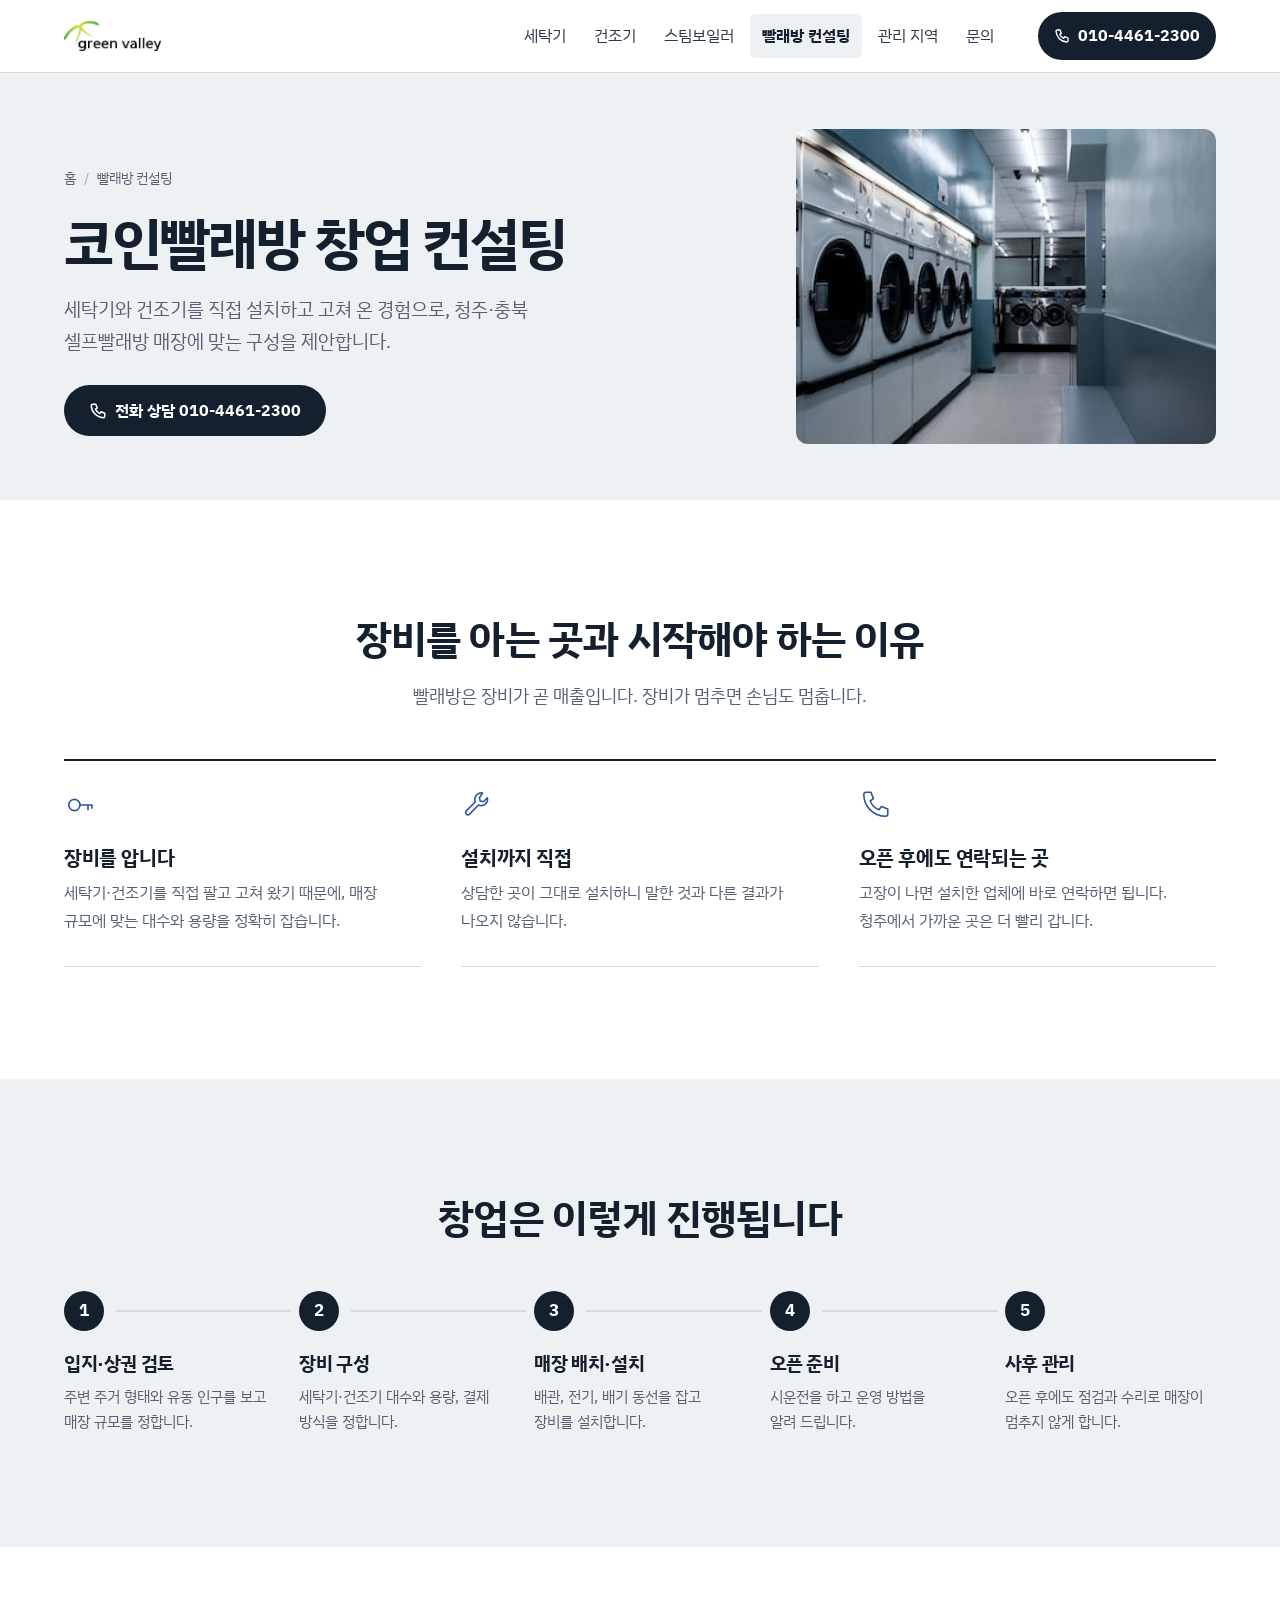
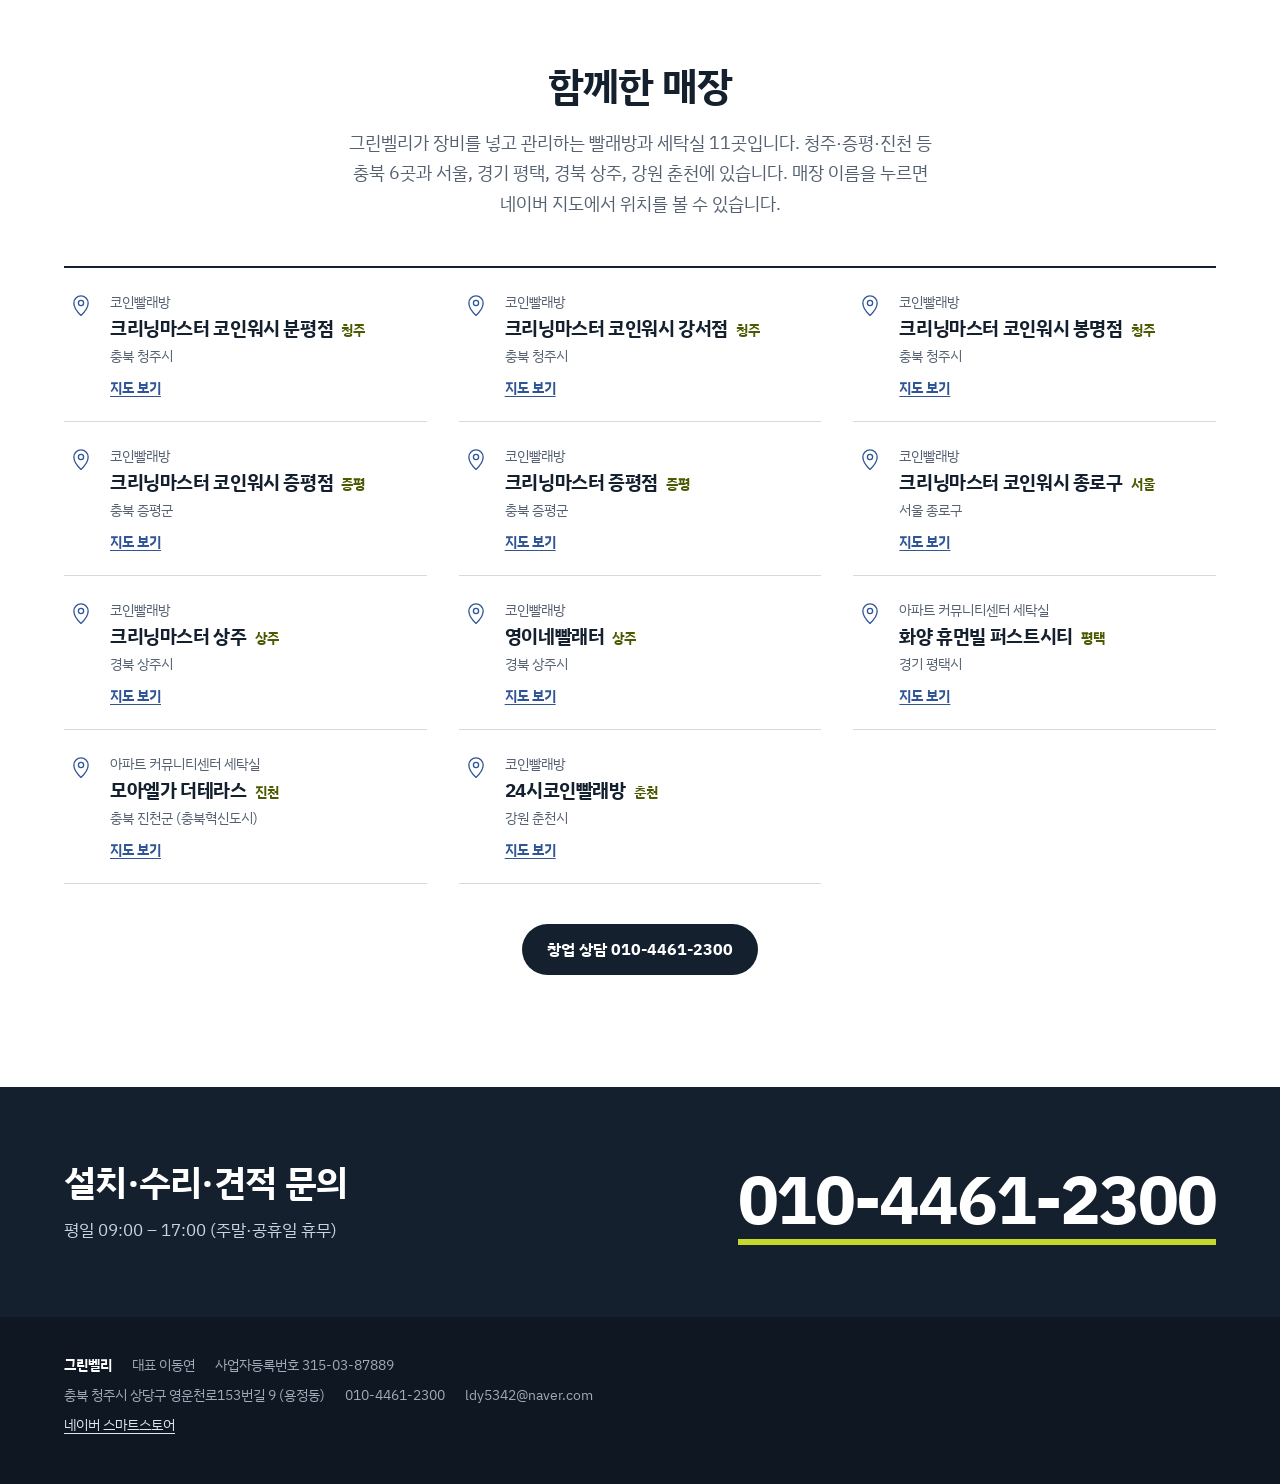
<file: consulting.html>
<!doctype html>
<html lang="ko">
<head>
<meta charset="utf-8">
<meta name="viewport" content="width=device-width, initial-scale=1, viewport-fit=cover">
<title>코인빨래방·셀프빨래방 창업 컨설팅 | 청주·충북·세종·대전 | 그린벨리</title>
<meta name="description" content="청주·충북 코인빨래방(셀프빨래방) 창업 컨설팅. 입지 검토, 은성 세탁기·건조기 구성, 매장 설치, 오픈 준비, 사후 A/S까지 그린벨리가 직접 합니다. 함께한 매장 11곳.">
<link rel="canonical" href="https://greenvalley.co.kr/consulting.html">
<meta name="robots" content="index, follow, max-image-preview:large">
<meta property="og:type" content="website">
<meta property="og:locale" content="ko_KR">
<meta property="og:site_name" content="그린벨리">
<meta property="og:title" content="코인빨래방·셀프빨래방 창업 컨설팅 | 청주·충북·세종·대전 | 그린벨리">
<meta property="og:description" content="청주·충북 코인빨래방(셀프빨래방) 창업 컨설팅. 입지 검토, 은성 세탁기·건조기 구성, 매장 설치, 오픈 준비, 사후 A/S까지 그린벨리가 직접 합니다. 함께한 매장 11곳.">
<meta property="og:url" content="https://greenvalley.co.kr/consulting.html">
<meta property="og:image" content="https://greenvalley.co.kr/img/og-image.jpg">
<meta name="twitter:card" content="summary_large_image">
<meta name="theme-color" content="#ffffff">
<link rel="icon" href="favicon.png" type="image/png">
<link rel="apple-touch-icon" href="img/apple-touch-icon.png">
<link rel="manifest" href="site.webmanifest">
<link rel="preconnect" href="https://fonts.googleapis.com">
<link rel="preconnect" href="https://fonts.gstatic.com" crossorigin>
<link rel="stylesheet" href="https://fonts.googleapis.com/css2?family=IBM+Plex+Sans+KR:wght@400;500;700&display=swap">
<link rel="stylesheet" href="style.css">
<script type="application/ld+json">{"@context": "https://schema.org", "@graph": [{"@type": ["LocalBusiness", "Store"], "@id": "https://greenvalley.co.kr/#business", "name": "그린벨리", "alternateName": ["Green Valley", "그린밸리"], "description": "청주에 있는 업소용 세탁기·건조기, 스팀보일러 판매·설치·유지관리 업체. 은성 세탁기·대형건조기와 평화기계 스팀보일러를 취급하고 코인빨래방 창업 컨설팅을 합니다.", "url": "https://greenvalley.co.kr/", "logo": "https://greenvalley.co.kr/img/logo.png", "image": "https://greenvalley.co.kr/img/og-image.jpg", "telephone": "+82-10-4461-2300", "email": "ldy5342@naver.com", "vatID": "315-03-87889", "address": {"@type": "PostalAddress", "streetAddress": "영운천로153번길 9 (용정동)", "addressLocality": "청주시 상당구", "addressRegion": "충청북도", "addressCountry": "KR"}, "openingHoursSpecification": [{"@type": "OpeningHoursSpecification", "dayOfWeek": ["Monday", "Tuesday", "Wednesday", "Thursday", "Friday"], "opens": "09:00", "closes": "17:00"}], "areaServed": [{"@type": "City", "name": "청주시"}, {"@type": "AdministrativeArea", "name": "충청북도"}, {"@type": "City", "name": "세종특별자치시"}, {"@type": "City", "name": "대전광역시"}, {"@type": "AdministrativeArea", "name": "경기 남부"}, {"@type": "AdministrativeArea", "name": "충청남도"}, {"@type": "AdministrativeArea", "name": "전라북도"}, {"@type": "AdministrativeArea", "name": "경상북도"}], "brand": [{"@type": "Brand", "name": "은성", "alternateName": "은성기계"}, {"@type": "Brand", "name": "평화기계"}], "sameAs": ["https://smartstore.naver.com/greenvally"], "founder": {"@type": "Person", "name": "이동연"}, "knowsAbout": ["업소용 세탁기", "업소용 건조기", "코인빨래방 창업", "셀프빨래방 창업", "스팀보일러"]}, {"@type": "Service", "name": "코인빨래방 창업 컨설팅", "provider": {"@id": "https://greenvalley.co.kr/#business"}, "areaServed": "충청북도, 세종, 대전, 경기 남부, 충청남도, 전라북도, 경상북도", "serviceType": "코인빨래방 창업 컨설팅"}, {"@type": "BreadcrumbList", "itemListElement": [{"@type": "ListItem", "position": 1, "name": "홈", "item": "https://greenvalley.co.kr/"}, {"@type": "ListItem", "position": 2, "name": "코인빨래방 창업 컨설팅", "item": "https://greenvalley.co.kr/consulting.html"}]}]}</script>
</head>
<body>
<a class="skip" href="#main">본문으로 건너뛰기</a>
<header class="top">
  <div class="wrap">
    <a class="logo" href="./"><img src="img/logo.png" alt="그린벨리" width="802" height="249"></a>
    <nav class="menu" aria-label="메뉴"><a href="washer.html">세탁기</a><a href="dryer.html">건조기</a><a href="boiler.html">스팀보일러</a><a href="consulting.html" aria-current="page">빨래방 컨설팅</a><a href="area.html">관리 지역</a><a href="contact.html">문의</a></nav>
    <a class="tel-top" href="tel:01044612300" aria-label="전화 010-4461-2300"><svg viewBox="0 0 24 24" fill="none" stroke="currentColor" stroke-width="2" stroke-linecap="round" stroke-linejoin="round" aria-hidden="true"><path d="M5 3h4l2 5-2.5 1.5a11 11 0 0 0 6 6L16 13l5 2v4a2 2 0 0 1-2 2A17 17 0 0 1 3 5a2 2 0 0 1 2-2z"/></svg>010-4461-2300</a>
  </div>
</header>
<main id="main">
<section class="sub">
  <div class="wrap">
    <div class="sub-copy">
      <ol class="crumb" aria-label="현재 위치"><li><a href="./">홈</a></li><li aria-current="page">빨래방 컨설팅</li></ol>
      <h1>코인빨래방 창업 컨설팅</h1>
      <p>세탁기와 건조기를 직접 설치하고 고쳐 온 경험으로, 청주·충북 셀프빨래방 매장에 맞는 구성을 제안합니다.</p>
      <div class="btn-row"><a class="btn btn-ink" href="tel:01044612300"><svg viewBox="0 0 24 24" fill="none" stroke="currentColor" stroke-width="2" stroke-linecap="round" stroke-linejoin="round" aria-hidden="true"><path d="M5 3h4l2 5-2.5 1.5a11 11 0 0 0 6 6L16 13l5 2v4a2 2 0 0 1-2 2A17 17 0 0 1 3 5a2 2 0 0 1 2-2z"/></svg>전화 상담 010-4461-2300</a></div>
    </div>
    <div class="sub-pic photo"><img src="img/photo/laundromat2.jpg" alt="" width="356" height="267" fetchpriority="high"></div>
  </div>
</section>
<section class="section">
  <div class="wrap">
    <div class="head center"><h2 class="title">장비를 아는 곳과 시작해야 하는 이유</h2><p class="desc">빨래방은 장비가 곧 매출입니다. 장비가 멈추면 손님도 멈춥니다.</p></div>
    <div class="cards c3"><div class="card"><svg class="ic" viewBox="0 0 40 40" fill="none" stroke="currentColor" stroke-width="2" stroke-linecap="round" stroke-linejoin="round" aria-hidden="true"><circle cx="13" cy="20" r="7"/><path d="M20 20h15M30 20v6M35 20v4"/></svg><h3>장비를 압니다</h3><p>세탁기·건조기를 직접 팔고 고쳐 왔기 때문에, 매장 규모에 맞는 대수와 용량을 정확히 잡습니다.</p></div><div class="card"><svg class="ic" viewBox="0 0 40 40" fill="none" stroke="currentColor" stroke-width="2" stroke-linecap="round" stroke-linejoin="round" aria-hidden="true"><path d="M27 5a8 8 0 0 0-9 11L6 28a3 3 0 0 0 4 4l12-12a8 8 0 0 0 11-9l-5 5-4-1-1-4z"/></svg><h3>설치까지 직접</h3><p>상담한 곳이 그대로 설치하니 말한 것과 다른 결과가 나오지 않습니다.</p></div><div class="card"><svg class="ic" viewBox="0 0 40 40" fill="none" stroke="currentColor" stroke-width="2" stroke-linecap="round" stroke-linejoin="round" aria-hidden="true"><path d="M9 4h6l3 8-4 3a20 20 0 0 0 11 11l3-4 8 3v6a3 3 0 0 1-3 3C18 34 6 22 6 7a3 3 0 0 1 3-3z"/></svg><h3>오픈 후에도 연락되는 곳</h3><p>고장이 나면 설치한 업체에 바로 연락하면 됩니다. 청주에서 가까운 곳은 더 빨리 갑니다.</p></div></div>
  </div>
</section>
<section class="section soft">
  <div class="wrap">
    <div class="head center"><h2 class="title">창업은 이렇게 진행됩니다</h2></div>
    <ol class="steps2"><li><span class="n">1</span><h3>입지·상권 검토</h3><p>주변 주거 형태와 유동 인구를 보고 매장 규모를 정합니다.</p></li><li><span class="n">2</span><h3>장비 구성</h3><p>세탁기·건조기 대수와 용량, 결제 방식을 정합니다.</p></li><li><span class="n">3</span><h3>매장 배치·설치</h3><p>배관, 전기, 배기 동선을 잡고 장비를 설치합니다.</p></li><li><span class="n">4</span><h3>오픈 준비</h3><p>시운전을 하고 운영 방법을 알려 드립니다.</p></li><li><span class="n">5</span><h3>사후 관리</h3><p>오픈 후에도 점검과 수리로 매장이 멈추지 않게 합니다.</p></li></ol>
  </div>
</section>
<section class="section" id="cases">
  <div class="wrap">
    <div class="head center"><h2 class="title">함께한 매장</h2><p class="desc">그린벨리가 장비를 넣고 관리하는 빨래방과 세탁실 11곳입니다. 청주·증평·진천 등 충북 6곳과 서울, 경기 평택, 경북 상주, 강원 춘천에 있습니다. 매장 이름을 누르면 네이버 지도에서 위치를 볼 수 있습니다.</p></div>
    <ul class="stores"><li><a href="https://naver.me/59lHMBmu" target="_blank" rel="noopener"><svg class="ic" viewBox="0 0 40 40" fill="none" stroke="currentColor" stroke-width="2" stroke-linecap="round" stroke-linejoin="round" aria-hidden="true"><path d="M20 36s11-10 11-19a11 11 0 0 0-22 0c0 9 11 19 11 19z"/><circle cx="20" cy="17" r="4"/></svg><span class="st-brand">코인빨래방</span><b>크리닝마스터 코인워시 분평점<span class="st-where">청주</span></b><span class="st-addr">충북 청주시</span><span class="st-go">지도 보기</span></a></li><li><a href="https://naver.me/FmfBgHNl" target="_blank" rel="noopener"><svg class="ic" viewBox="0 0 40 40" fill="none" stroke="currentColor" stroke-width="2" stroke-linecap="round" stroke-linejoin="round" aria-hidden="true"><path d="M20 36s11-10 11-19a11 11 0 0 0-22 0c0 9 11 19 11 19z"/><circle cx="20" cy="17" r="4"/></svg><span class="st-brand">코인빨래방</span><b>크리닝마스터 코인워시 강서점<span class="st-where">청주</span></b><span class="st-addr">충북 청주시</span><span class="st-go">지도 보기</span></a></li><li><a href="https://naver.me/5p0d61tG" target="_blank" rel="noopener"><svg class="ic" viewBox="0 0 40 40" fill="none" stroke="currentColor" stroke-width="2" stroke-linecap="round" stroke-linejoin="round" aria-hidden="true"><path d="M20 36s11-10 11-19a11 11 0 0 0-22 0c0 9 11 19 11 19z"/><circle cx="20" cy="17" r="4"/></svg><span class="st-brand">코인빨래방</span><b>크리닝마스터 코인워시 봉명점<span class="st-where">청주</span></b><span class="st-addr">충북 청주시</span><span class="st-go">지도 보기</span></a></li><li><a href="https://naver.me/xRgSUoT4" target="_blank" rel="noopener"><svg class="ic" viewBox="0 0 40 40" fill="none" stroke="currentColor" stroke-width="2" stroke-linecap="round" stroke-linejoin="round" aria-hidden="true"><path d="M20 36s11-10 11-19a11 11 0 0 0-22 0c0 9 11 19 11 19z"/><circle cx="20" cy="17" r="4"/></svg><span class="st-brand">코인빨래방</span><b>크리닝마스터 코인워시 증평점<span class="st-where">증평</span></b><span class="st-addr">충북 증평군</span><span class="st-go">지도 보기</span></a></li><li><a href="https://naver.me/5RAV7EZ5" target="_blank" rel="noopener"><svg class="ic" viewBox="0 0 40 40" fill="none" stroke="currentColor" stroke-width="2" stroke-linecap="round" stroke-linejoin="round" aria-hidden="true"><path d="M20 36s11-10 11-19a11 11 0 0 0-22 0c0 9 11 19 11 19z"/><circle cx="20" cy="17" r="4"/></svg><span class="st-brand">코인빨래방</span><b>크리닝마스터 증평점<span class="st-where">증평</span></b><span class="st-addr">충북 증평군</span><span class="st-go">지도 보기</span></a></li><li><a href="https://naver.me/5QiHzHnC" target="_blank" rel="noopener"><svg class="ic" viewBox="0 0 40 40" fill="none" stroke="currentColor" stroke-width="2" stroke-linecap="round" stroke-linejoin="round" aria-hidden="true"><path d="M20 36s11-10 11-19a11 11 0 0 0-22 0c0 9 11 19 11 19z"/><circle cx="20" cy="17" r="4"/></svg><span class="st-brand">코인빨래방</span><b>크리닝마스터 코인워시 종로구<span class="st-where">서울</span></b><span class="st-addr">서울 종로구</span><span class="st-go">지도 보기</span></a></li><li><a href="https://naver.me/5ul7ybzw" target="_blank" rel="noopener"><svg class="ic" viewBox="0 0 40 40" fill="none" stroke="currentColor" stroke-width="2" stroke-linecap="round" stroke-linejoin="round" aria-hidden="true"><path d="M20 36s11-10 11-19a11 11 0 0 0-22 0c0 9 11 19 11 19z"/><circle cx="20" cy="17" r="4"/></svg><span class="st-brand">코인빨래방</span><b>크리닝마스터 상주<span class="st-where">상주</span></b><span class="st-addr">경북 상주시</span><span class="st-go">지도 보기</span></a></li><li><a href="https://naver.me/GWWBn730" target="_blank" rel="noopener"><svg class="ic" viewBox="0 0 40 40" fill="none" stroke="currentColor" stroke-width="2" stroke-linecap="round" stroke-linejoin="round" aria-hidden="true"><path d="M20 36s11-10 11-19a11 11 0 0 0-22 0c0 9 11 19 11 19z"/><circle cx="20" cy="17" r="4"/></svg><span class="st-brand">코인빨래방</span><b>영이네빨래터<span class="st-where">상주</span></b><span class="st-addr">경북 상주시</span><span class="st-go">지도 보기</span></a></li><li><a href="https://naver.me/52aWoL2M" target="_blank" rel="noopener"><svg class="ic" viewBox="0 0 40 40" fill="none" stroke="currentColor" stroke-width="2" stroke-linecap="round" stroke-linejoin="round" aria-hidden="true"><path d="M20 36s11-10 11-19a11 11 0 0 0-22 0c0 9 11 19 11 19z"/><circle cx="20" cy="17" r="4"/></svg><span class="st-brand">아파트 커뮤니티센터 세탁실</span><b>화양 휴먼빌 퍼스트시티<span class="st-where">평택</span></b><span class="st-addr">경기 평택시</span><span class="st-go">지도 보기</span></a></li><li><a href="https://naver.me/FP8cWIEX" target="_blank" rel="noopener"><svg class="ic" viewBox="0 0 40 40" fill="none" stroke="currentColor" stroke-width="2" stroke-linecap="round" stroke-linejoin="round" aria-hidden="true"><path d="M20 36s11-10 11-19a11 11 0 0 0-22 0c0 9 11 19 11 19z"/><circle cx="20" cy="17" r="4"/></svg><span class="st-brand">아파트 커뮤니티센터 세탁실</span><b>모아엘가 더테라스<span class="st-where">진천</span></b><span class="st-addr">충북 진천군 (충북혁신도시)</span><span class="st-go">지도 보기</span></a></li><li><a href="https://naver.me/F5sPOcFW" target="_blank" rel="noopener"><svg class="ic" viewBox="0 0 40 40" fill="none" stroke="currentColor" stroke-width="2" stroke-linecap="round" stroke-linejoin="round" aria-hidden="true"><path d="M20 36s11-10 11-19a11 11 0 0 0-22 0c0 9 11 19 11 19z"/><circle cx="20" cy="17" r="4"/></svg><span class="st-brand">코인빨래방</span><b>24시코인빨래방<span class="st-where">춘천</span></b><span class="st-addr">강원 춘천시</span><span class="st-go">지도 보기</span></a></li></ul>
    <div class="btn-row center"><a class="btn btn-navy" href="tel:01044612300">창업 상담 010-4461-2300</a></div>
  </div>
</section>
</main>
<section class="call-band">
  <div class="wrap">
    <div><h2>설치·수리·견적 문의</h2><p>평일 09:00 – 17:00 (주말·공휴일 휴무)</p></div>
    <a href="tel:01044612300">010-4461-2300</a>
  </div>
</section>
<footer>
  <div class="wrap">
    <p><b>그린벨리</b><span>대표 이동연</span><span>사업자등록번호 315-03-87889</span></p>
    <p><span>충북 청주시 상당구 영운천로153번길 9 (용정동)</span><span>010-4461-2300</span><span>ldy5342@naver.com</span></p>
    <p><a href="https://smartstore.naver.com/greenvally" target="_blank" rel="noopener">네이버 스마트스토어</a></p>
  </div>
</footer>
</body>
</html>
</file>
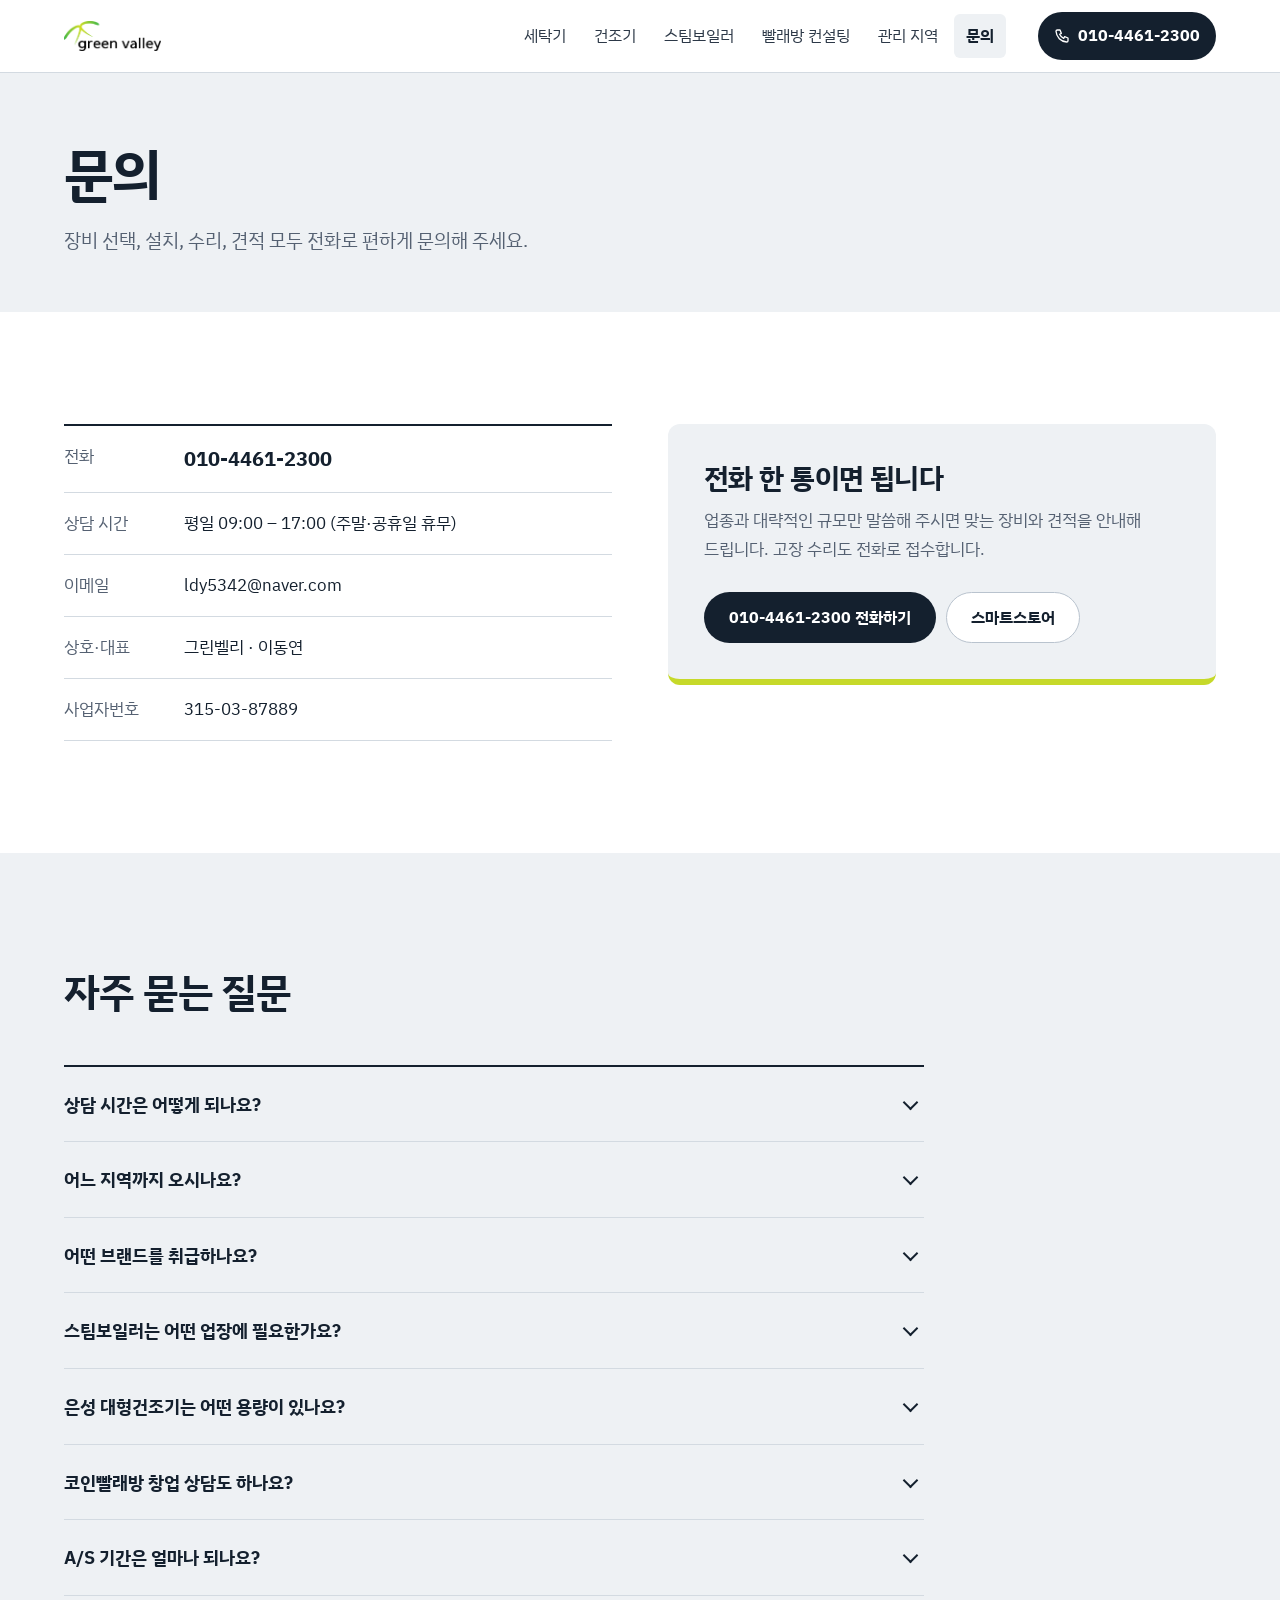
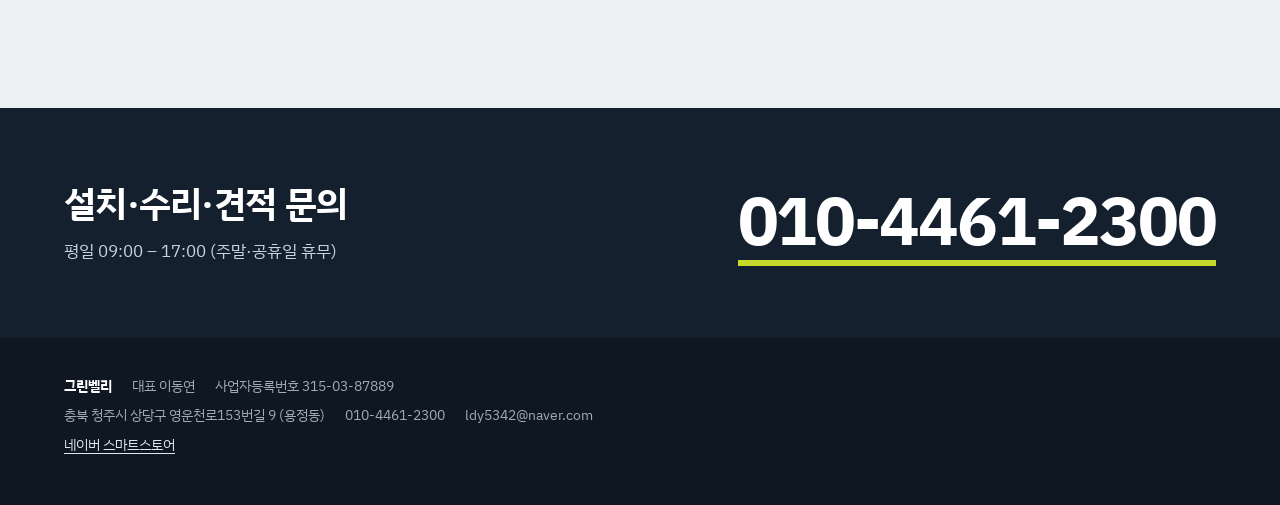
<file: contact.html>
<!doctype html>
<html lang="ko">
<head>
<meta charset="utf-8">
<meta name="viewport" content="width=device-width, initial-scale=1, viewport-fit=cover">
<title>문의 | 청주 그린벨리 010-4461-2300</title>
<meta name="description" content="그린벨리 연락처와 자주 묻는 질문. 010-4461-2300, 평일 09:00~17:00. 세탁기·건조기·스팀보일러 견적과 수리 문의.">
<link rel="canonical" href="https://greenvalley.co.kr/contact.html">
<meta name="robots" content="index, follow, max-image-preview:large">
<meta property="og:type" content="website">
<meta property="og:locale" content="ko_KR">
<meta property="og:site_name" content="그린벨리">
<meta property="og:title" content="문의 | 청주 그린벨리 010-4461-2300">
<meta property="og:description" content="그린벨리 연락처와 자주 묻는 질문. 010-4461-2300, 평일 09:00~17:00. 세탁기·건조기·스팀보일러 견적과 수리 문의.">
<meta property="og:url" content="https://greenvalley.co.kr/contact.html">
<meta property="og:image" content="https://greenvalley.co.kr/img/og-image.jpg">
<meta name="twitter:card" content="summary_large_image">
<meta name="theme-color" content="#ffffff">
<link rel="icon" href="favicon.png" type="image/png">
<link rel="apple-touch-icon" href="img/apple-touch-icon.png">
<link rel="manifest" href="site.webmanifest">
<link rel="preconnect" href="https://fonts.googleapis.com">
<link rel="preconnect" href="https://fonts.gstatic.com" crossorigin>
<link rel="stylesheet" href="https://fonts.googleapis.com/css2?family=IBM+Plex+Sans+KR:wght@400;500;700&display=swap">
<link rel="stylesheet" href="style.css">
<script type="application/ld+json">{"@context": "https://schema.org", "@graph": [{"@type": ["LocalBusiness", "Store"], "@id": "https://greenvalley.co.kr/#business", "name": "그린벨리", "alternateName": ["Green Valley", "그린밸리"], "description": "청주에 있는 업소용 세탁기·건조기, 스팀보일러 판매·설치·유지관리 업체. 은성 세탁기·대형건조기와 평화기계 스팀보일러를 취급하고 코인빨래방 창업 컨설팅을 합니다.", "url": "https://greenvalley.co.kr/", "logo": "https://greenvalley.co.kr/img/logo.png", "image": "https://greenvalley.co.kr/img/og-image.jpg", "telephone": "+82-10-4461-2300", "email": "ldy5342@naver.com", "vatID": "315-03-87889", "address": {"@type": "PostalAddress", "streetAddress": "영운천로153번길 9 (용정동)", "addressLocality": "청주시 상당구", "addressRegion": "충청북도", "addressCountry": "KR"}, "openingHoursSpecification": [{"@type": "OpeningHoursSpecification", "dayOfWeek": ["Monday", "Tuesday", "Wednesday", "Thursday", "Friday"], "opens": "09:00", "closes": "17:00"}], "areaServed": [{"@type": "City", "name": "청주시"}, {"@type": "AdministrativeArea", "name": "충청북도"}, {"@type": "City", "name": "세종특별자치시"}, {"@type": "City", "name": "대전광역시"}, {"@type": "AdministrativeArea", "name": "경기 남부"}, {"@type": "AdministrativeArea", "name": "충청남도"}, {"@type": "AdministrativeArea", "name": "전라북도"}, {"@type": "AdministrativeArea", "name": "경상북도"}], "brand": [{"@type": "Brand", "name": "은성", "alternateName": "은성기계"}, {"@type": "Brand", "name": "평화기계"}], "sameAs": ["https://smartstore.naver.com/greenvally"], "founder": {"@type": "Person", "name": "이동연"}, "knowsAbout": ["업소용 세탁기", "업소용 건조기", "코인빨래방 창업", "셀프빨래방 창업", "스팀보일러"]}, {"@type": "FAQPage", "mainEntity": [{"@type": "Question", "name": "상담 시간은 어떻게 되나요?", "acceptedAnswer": {"@type": "Answer", "text": "평일 오전 9시부터 오후 5시까지 전화로 상담합니다. 주말과 공휴일은 쉽니다. 그린벨리는 충북 청주시 상당구에 있습니다."}}, {"@type": "Question", "name": "어느 지역까지 오시나요?", "acceptedAnswer": {"@type": "Answer", "text": "청주를 중심으로 충북, 세종, 대전과 경기 남부, 충남, 전북, 경북까지 직접 방문합니다. 그 밖의 지역은 전화로 문의해 주세요."}}, {"@type": "Question", "name": "어떤 브랜드를 취급하나요?", "acceptedAnswer": {"@type": "Answer", "text": "은성 업소용 세탁기·대형건조기와 평화기계 스팀보일러를 판매하고 설치, 점검, 수리까지 합니다."}}, {"@type": "Question", "name": "스팀보일러는 어떤 업장에 필요한가요?", "acceptedAnswer": {"@type": "Answer", "text": "세탁소, 떡집, 방앗간, 두부집, 식품공장, 급식소, 사우나, 호텔·병원 리넨실 등 스팀을 쓰는 곳이면 어디든 설치합니다."}}, {"@type": "Question", "name": "은성 대형건조기는 어떤 용량이 있나요?", "acceptedAnswer": {"@type": "Answer", "text": "15, 20, 25, 30, 50, 80, 100, 150kg 8개 모델이 있고 스팀식과 전기히터식 중 고를 수 있습니다."}}, {"@type": "Question", "name": "코인빨래방 창업 상담도 하나요?", "acceptedAnswer": {"@type": "Answer", "text": "네. 입지 검토, 장비 구성, 설치, 오픈 준비, 오픈 후 관리까지 상담합니다."}}, {"@type": "Question", "name": "A/S 기간은 얼마나 되나요?", "acceptedAnswer": {"@type": "Answer", "text": "구입일로부터 1년간 무상 A/S를 해 드립니다."}}]}, {"@type": "BreadcrumbList", "itemListElement": [{"@type": "ListItem", "position": 1, "name": "홈", "item": "https://greenvalley.co.kr/"}, {"@type": "ListItem", "position": 2, "name": "문의", "item": "https://greenvalley.co.kr/contact.html"}]}]}</script>
</head>
<body>
<a class="skip" href="#main">본문으로 건너뛰기</a>
<header class="top">
  <div class="wrap">
    <a class="logo" href="./"><img src="img/logo.png" alt="그린벨리" width="802" height="249"></a>
    <nav class="menu" aria-label="메뉴"><a href="washer.html">세탁기</a><a href="dryer.html">건조기</a><a href="boiler.html">스팀보일러</a><a href="consulting.html">빨래방 컨설팅</a><a href="area.html">관리 지역</a><a href="contact.html" aria-current="page">문의</a></nav>
    <a class="tel-top" href="tel:01044612300" aria-label="전화 010-4461-2300"><svg viewBox="0 0 24 24" fill="none" stroke="currentColor" stroke-width="2" stroke-linecap="round" stroke-linejoin="round" aria-hidden="true"><path d="M5 3h4l2 5-2.5 1.5a11 11 0 0 0 6 6L16 13l5 2v4a2 2 0 0 1-2 2A17 17 0 0 1 3 5a2 2 0 0 1 2-2z"/></svg>010-4461-2300</a>
  </div>
</header>
<main id="main">
<section class="page-head"><div class="wrap"><h1>문의</h1><p>장비 선택, 설치, 수리, 견적 모두 전화로 편하게 문의해 주세요.</p></div></section>
<section class="section">
  <div class="wrap two" style="grid-template-columns:1fr 1fr">
    <dl class="info">
      <dt>전화</dt><dd><a href="tel:01044612300" style="font-weight:700;color:var(--navy);font-size:20px;text-decoration:none">010-4461-2300</a></dd>
      <dt>상담 시간</dt><dd>평일 09:00 – 17:00 (주말·공휴일 휴무)</dd>
      <dt>이메일</dt><dd>ldy5342@naver.com</dd>
      <dt>상호·대표</dt><dd>그린벨리 · 이동연</dd>
      <dt>사업자번호</dt><dd>315-03-87889</dd>
    </dl>
    <div>
      <div class="ask"><h2>전화 한 통이면 됩니다</h2><p>업종과 대략적인 규모만 말씀해 주시면 맞는 장비와 견적을 안내해 드립니다. 고장 수리도 전화로 접수합니다.</p><div class="btn-row"><a class="btn btn-navy" href="tel:01044612300">010-4461-2300 전화하기</a><a class="btn btn-line" href="https://smartstore.naver.com/greenvally" target="_blank" rel="noopener">스마트스토어</a></div></div>
    </div>
  </div>
</section>
<section class="section soft">
  <div class="wrap">
    <div class="head"><h2 class="title">자주 묻는 질문</h2></div>
    <div class="faq"><details><summary>상담 시간은 어떻게 되나요?</summary><p>평일 오전 9시부터 오후 5시까지 전화로 상담합니다. 주말과 공휴일은 쉽니다. 그린벨리는 충북 청주시 상당구에 있습니다.</p></details><details><summary>어느 지역까지 오시나요?</summary><p>청주를 중심으로 충북, 세종, 대전과 경기 남부, 충남, 전북, 경북까지 직접 방문합니다. 그 밖의 지역은 전화로 문의해 주세요.</p></details><details><summary>어떤 브랜드를 취급하나요?</summary><p>은성 업소용 세탁기·대형건조기와 평화기계 스팀보일러를 판매하고 설치, 점검, 수리까지 합니다.</p></details><details><summary>스팀보일러는 어떤 업장에 필요한가요?</summary><p>세탁소, 떡집, 방앗간, 두부집, 식품공장, 급식소, 사우나, 호텔·병원 리넨실 등 스팀을 쓰는 곳이면 어디든 설치합니다.</p></details><details><summary>은성 대형건조기는 어떤 용량이 있나요?</summary><p>15, 20, 25, 30, 50, 80, 100, 150kg 8개 모델이 있고 스팀식과 전기히터식 중 고를 수 있습니다.</p></details><details><summary>코인빨래방 창업 상담도 하나요?</summary><p>네. 입지 검토, 장비 구성, 설치, 오픈 준비, 오픈 후 관리까지 상담합니다.</p></details><details><summary>A/S 기간은 얼마나 되나요?</summary><p>구입일로부터 1년간 무상 A/S를 해 드립니다.</p></details></div>
  </div>
</section>
</main>
<section class="call-band">
  <div class="wrap">
    <div><h2>설치·수리·견적 문의</h2><p>평일 09:00 – 17:00 (주말·공휴일 휴무)</p></div>
    <a href="tel:01044612300">010-4461-2300</a>
  </div>
</section>
<footer>
  <div class="wrap">
    <p><b>그린벨리</b><span>대표 이동연</span><span>사업자등록번호 315-03-87889</span></p>
    <p><span>충북 청주시 상당구 영운천로153번길 9 (용정동)</span><span>010-4461-2300</span><span>ldy5342@naver.com</span></p>
    <p><a href="https://smartstore.naver.com/greenvally" target="_blank" rel="noopener">네이버 스마트스토어</a></p>
  </div>
</footer>
</body>
</html>
</file>
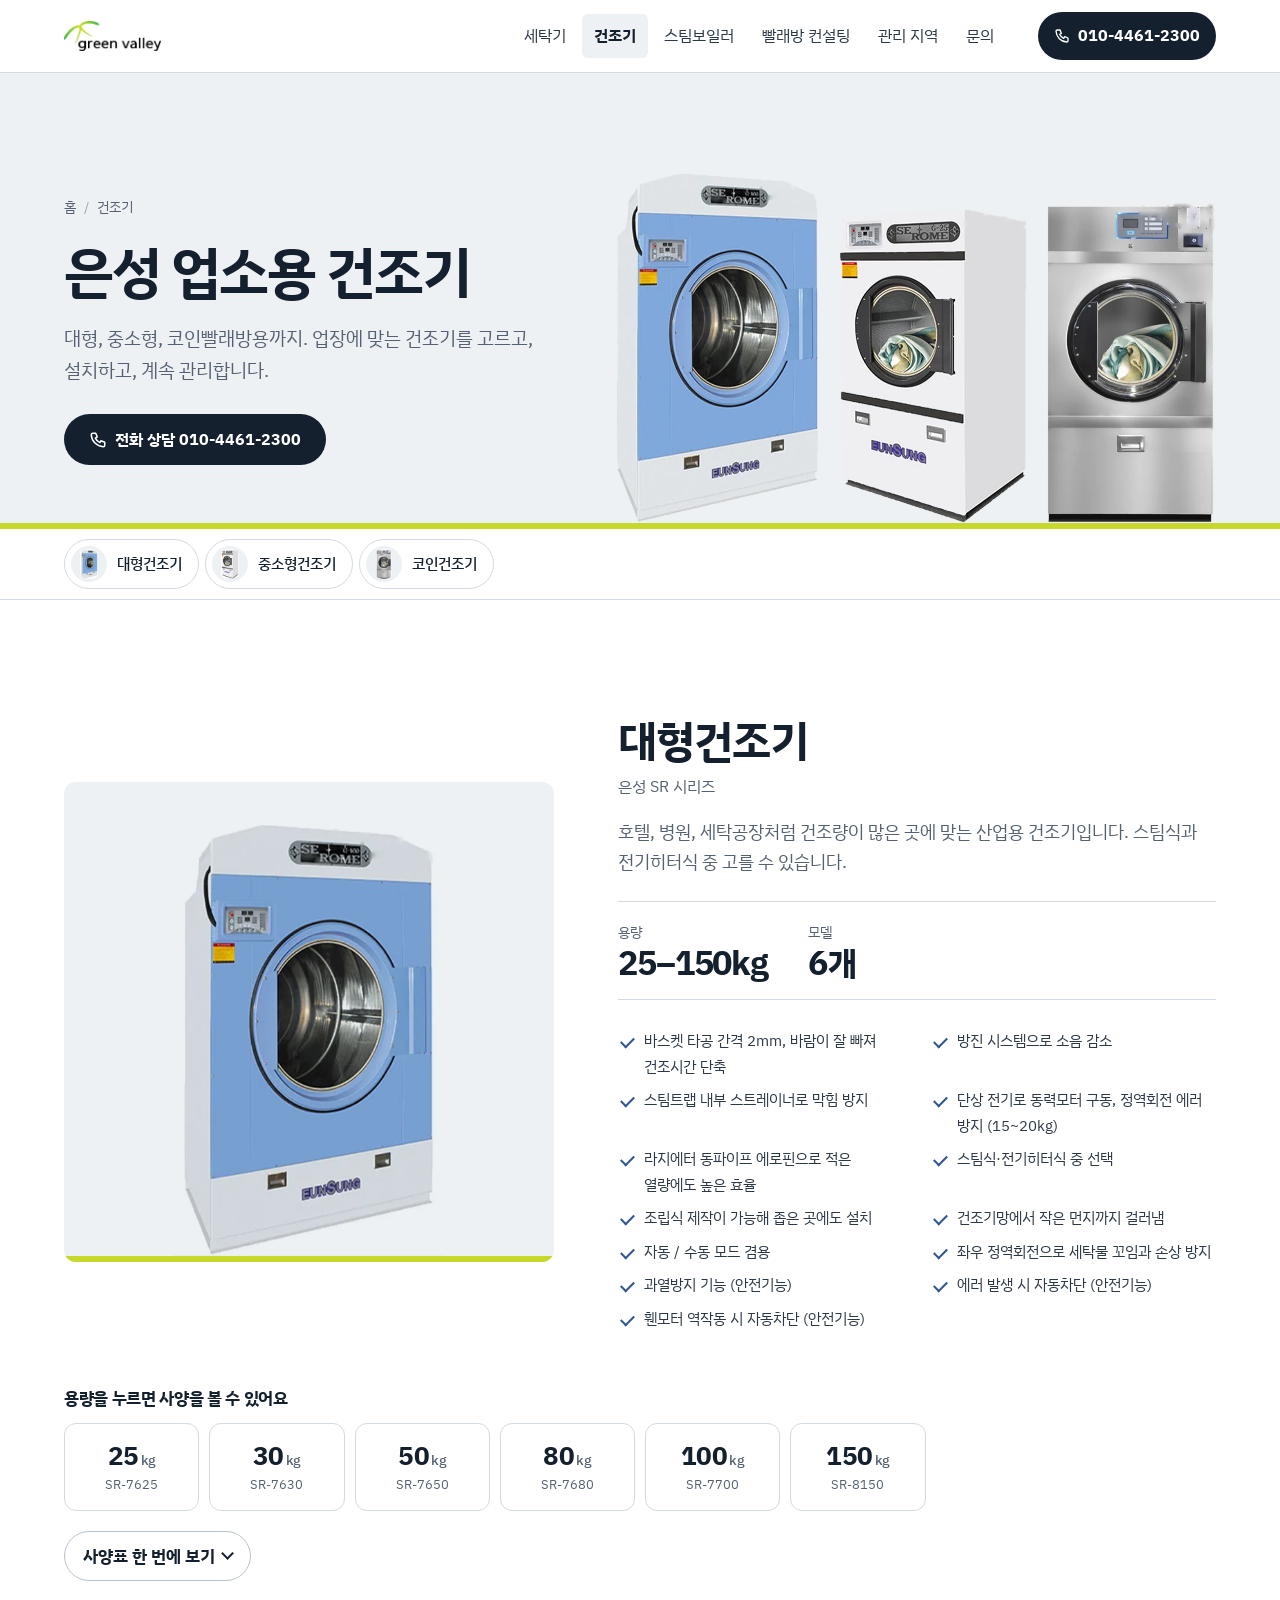
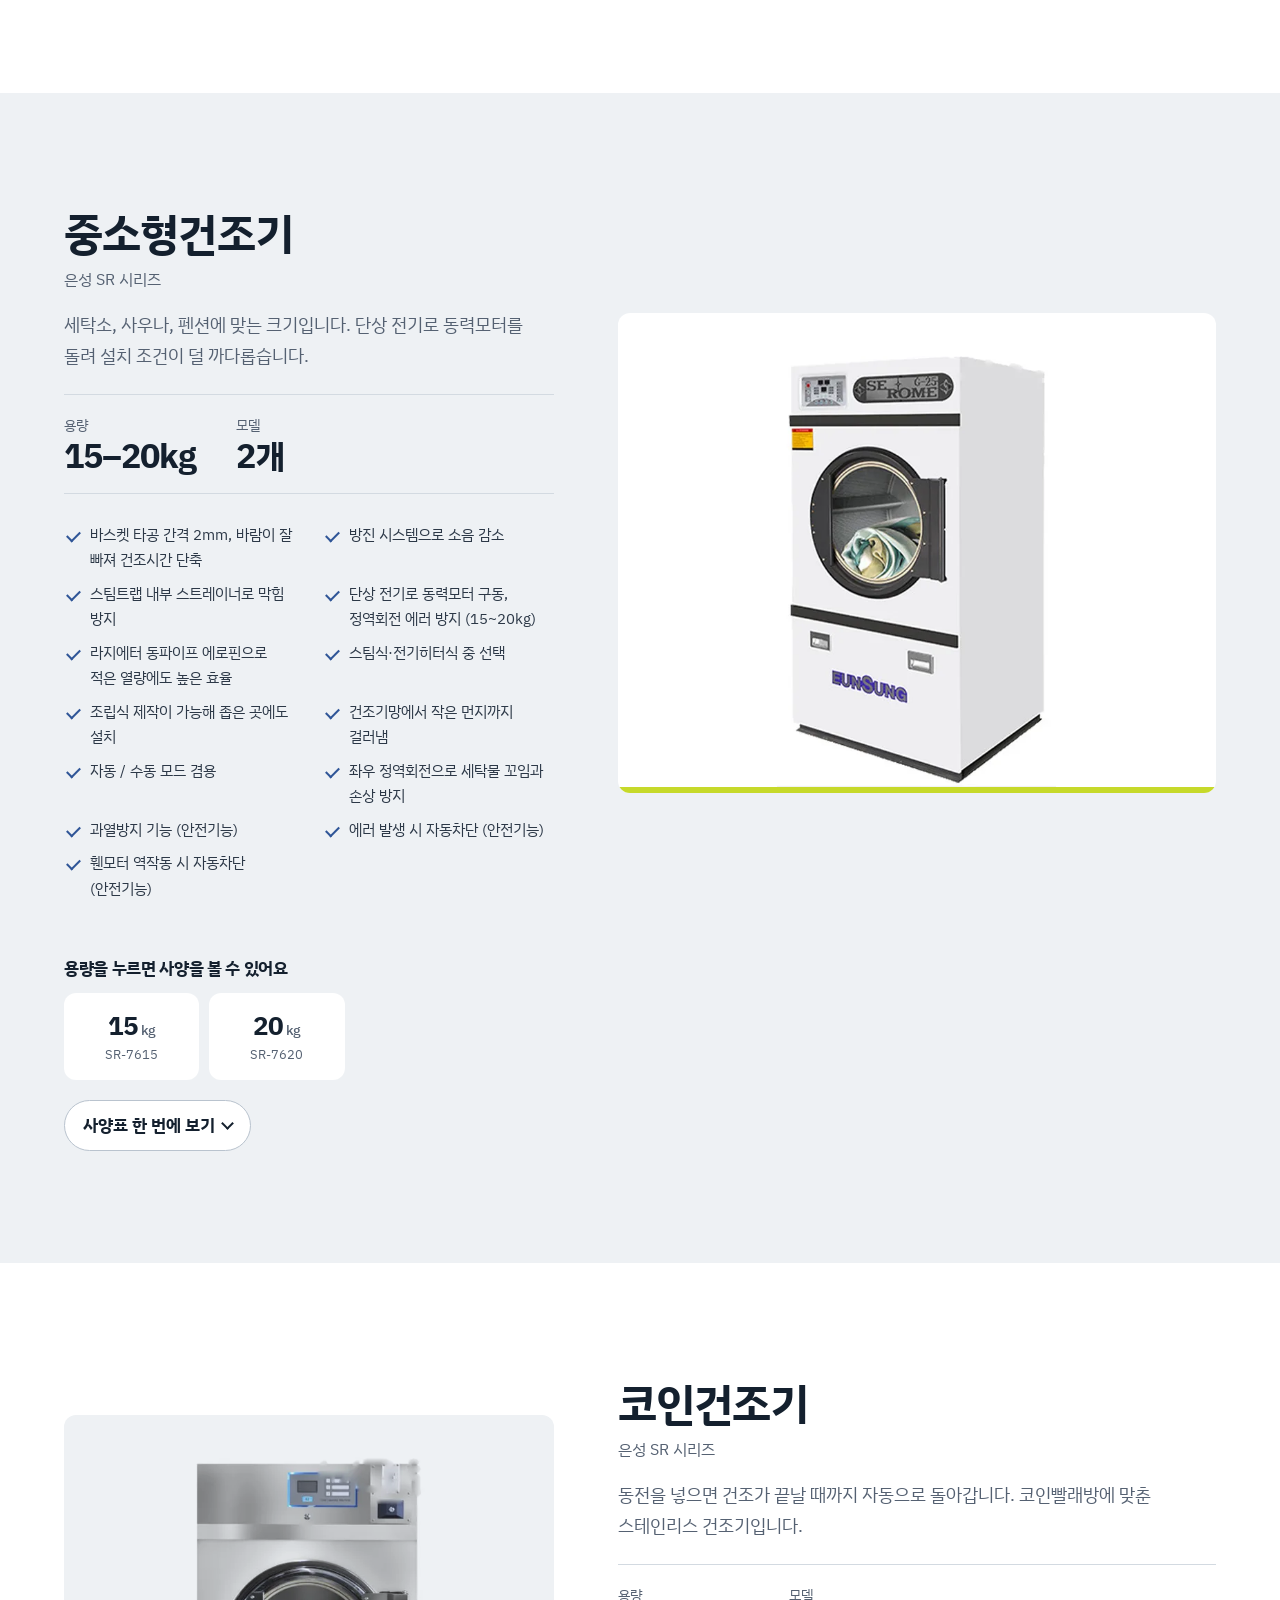
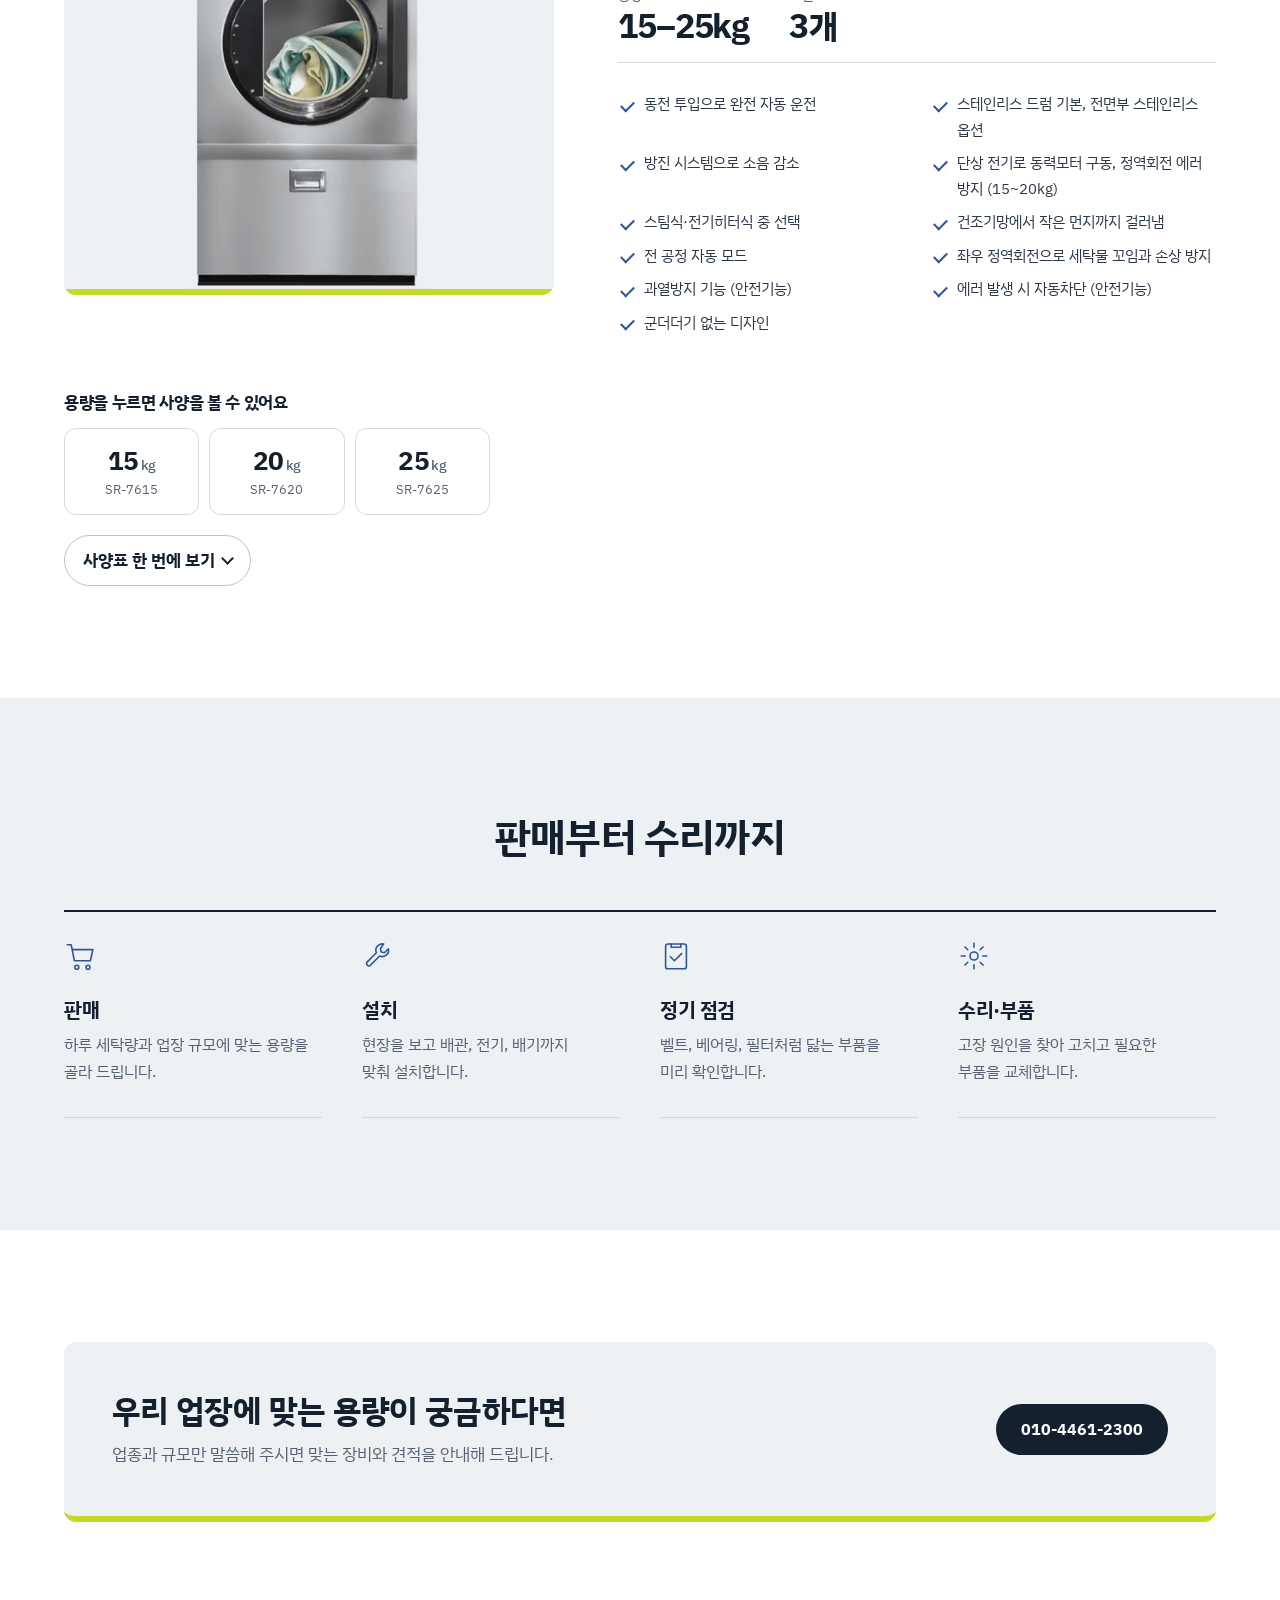
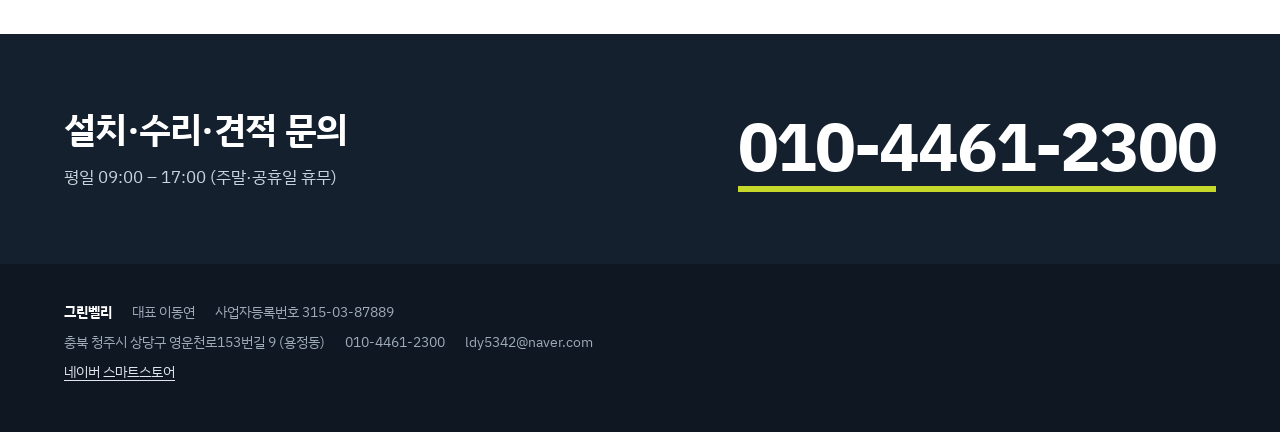
<file: dryer.html>
<!doctype html>
<html lang="ko">
<head>
<meta charset="utf-8">
<meta name="viewport" content="width=device-width, initial-scale=1, viewport-fit=cover">
<title>은성 업소용 건조기 대형·중소형·코인 15~150kg | 청주 그린벨리</title>
<meta name="description" content="은성 대형건조기 25~150kg, 중소형건조기 15~20kg, 코인건조기 15~25kg. 스팀식·전기식, 모델별 사양과 크기. 청주 그린벨리 판매·설치·A/S.">
<link rel="canonical" href="https://greenvalley.co.kr/dryer.html">
<meta name="robots" content="index, follow, max-image-preview:large">
<meta property="og:type" content="website">
<meta property="og:locale" content="ko_KR">
<meta property="og:site_name" content="그린벨리">
<meta property="og:title" content="은성 업소용 건조기 대형·중소형·코인 15~150kg | 청주 그린벨리">
<meta property="og:description" content="은성 대형건조기 25~150kg, 중소형건조기 15~20kg, 코인건조기 15~25kg. 스팀식·전기식, 모델별 사양과 크기. 청주 그린벨리 판매·설치·A/S.">
<meta property="og:url" content="https://greenvalley.co.kr/dryer.html">
<meta property="og:image" content="https://greenvalley.co.kr/img/og-image.jpg">
<meta name="twitter:card" content="summary_large_image">
<meta name="theme-color" content="#ffffff">
<link rel="icon" href="favicon.png" type="image/png">
<link rel="apple-touch-icon" href="img/apple-touch-icon.png">
<link rel="manifest" href="site.webmanifest">
<link rel="preconnect" href="https://fonts.googleapis.com">
<link rel="preconnect" href="https://fonts.gstatic.com" crossorigin>
<link rel="stylesheet" href="https://fonts.googleapis.com/css2?family=IBM+Plex+Sans+KR:wght@400;500;700&display=swap">
<link rel="stylesheet" href="style.css">
<script type="application/ld+json">{"@context": "https://schema.org", "@graph": [{"@type": ["LocalBusiness", "Store"], "@id": "https://greenvalley.co.kr/#business", "name": "그린벨리", "alternateName": ["Green Valley", "그린밸리"], "description": "청주에 있는 업소용 세탁기·건조기, 스팀보일러 판매·설치·유지관리 업체. 은성 세탁기·대형건조기와 평화기계 스팀보일러를 취급하고 코인빨래방 창업 컨설팅을 합니다.", "url": "https://greenvalley.co.kr/", "logo": "https://greenvalley.co.kr/img/logo.png", "image": "https://greenvalley.co.kr/img/og-image.jpg", "telephone": "+82-10-4461-2300", "email": "ldy5342@naver.com", "vatID": "315-03-87889", "address": {"@type": "PostalAddress", "streetAddress": "영운천로153번길 9 (용정동)", "addressLocality": "청주시 상당구", "addressRegion": "충청북도", "addressCountry": "KR"}, "openingHoursSpecification": [{"@type": "OpeningHoursSpecification", "dayOfWeek": ["Monday", "Tuesday", "Wednesday", "Thursday", "Friday"], "opens": "09:00", "closes": "17:00"}], "areaServed": [{"@type": "City", "name": "청주시"}, {"@type": "AdministrativeArea", "name": "충청북도"}, {"@type": "City", "name": "세종특별자치시"}, {"@type": "City", "name": "대전광역시"}, {"@type": "AdministrativeArea", "name": "경기 남부"}, {"@type": "AdministrativeArea", "name": "충청남도"}, {"@type": "AdministrativeArea", "name": "전라북도"}, {"@type": "AdministrativeArea", "name": "경상북도"}], "brand": [{"@type": "Brand", "name": "은성", "alternateName": "은성기계"}, {"@type": "Brand", "name": "평화기계"}], "sameAs": ["https://smartstore.naver.com/greenvally"], "founder": {"@type": "Person", "name": "이동연"}, "knowsAbout": ["업소용 세탁기", "업소용 건조기", "코인빨래방 창업", "셀프빨래방 창업", "스팀보일러"]}, {"@type": "BreadcrumbList", "itemListElement": [{"@type": "ListItem", "position": 1, "name": "홈", "item": "https://greenvalley.co.kr/"}, {"@type": "ListItem", "position": 2, "name": "은성 업소용 건조기", "item": "https://greenvalley.co.kr/dryer.html"}]}]}</script>
</head>
<body>
<a class="skip" href="#main">본문으로 건너뛰기</a>
<header class="top">
  <div class="wrap">
    <a class="logo" href="./"><img src="img/logo.png" alt="그린벨리" width="802" height="249"></a>
    <nav class="menu" aria-label="메뉴"><a href="washer.html">세탁기</a><a href="dryer.html" aria-current="page">건조기</a><a href="boiler.html">스팀보일러</a><a href="consulting.html">빨래방 컨설팅</a><a href="area.html">관리 지역</a><a href="contact.html">문의</a></nav>
    <a class="tel-top" href="tel:01044612300" aria-label="전화 010-4461-2300"><svg viewBox="0 0 24 24" fill="none" stroke="currentColor" stroke-width="2" stroke-linecap="round" stroke-linejoin="round" aria-hidden="true"><path d="M5 3h4l2 5-2.5 1.5a11 11 0 0 0 6 6L16 13l5 2v4a2 2 0 0 1-2 2A17 17 0 0 1 3 5a2 2 0 0 1 2-2z"/></svg>010-4461-2300</a>
  </div>
</header>
<main id="main">
<section class="sub">
  <div class="wrap">
    <div class="sub-copy">
      <ol class="crumb" aria-label="현재 위치"><li><a href="./">홈</a></li><li aria-current="page">건조기</li></ol>
      <h1>은성 업소용 건조기</h1>
      <p>대형, 중소형, 코인빨래방용까지. 업장에 맞는 건조기를 고르고, 설치하고, 계속 관리합니다.</p>
      <div class="btn-row"><a class="btn btn-ink" href="tel:01044612300"><svg viewBox="0 0 24 24" fill="none" stroke="currentColor" stroke-width="2" stroke-linecap="round" stroke-linejoin="round" aria-hidden="true"><path d="M5 3h4l2 5-2.5 1.5a11 11 0 0 0 6 6L16 13l5 2v4a2 2 0 0 1-2 2A17 17 0 0 1 3 5a2 2 0 0 1 2-2z"/></svg>전화 상담 010-4461-2300</a></div>
    </div>
    <div class="sub-pic multi"><picture style="--hf:1"><source srcset="img/prod/cut/dryer-blue.webp" type="image/webp"><img src="img/prod/cut/dryer-blue.png" alt="" width="361" height="623" fetchpriority="high"></picture><picture style="--hf:0.9"><source srcset="img/prod/cut/dryer-mid.webp" type="image/webp"><img src="img/prod/cut/dryer-mid.png" alt="" width="372" height="619"></picture><picture style="--hf:0.92"><source srcset="img/prod/cut/dryer-coin.webp" type="image/webp"><img src="img/prod/cut/dryer-coin.png" alt="" width="326" height="621"></picture></div>
  </div>
</section><nav class="ptabs" aria-label="제품 종류"><div class="wrap"><a href="#d-large"><picture class="pic"><source srcset="img/prod/dryer-blue.webp" type="image/webp"><img src="img/prod/dryer-blue.jpg" alt="" width="36" height="36" loading="lazy"></picture><span>대형건조기</span></a><a href="#d-mid"><picture class="pic"><source srcset="img/prod/dryer-mid.webp" type="image/webp"><img src="img/prod/dryer-mid.jpg" alt="" width="36" height="36" loading="lazy"></picture><span>중소형건조기</span></a><a href="#d-coin"><picture class="pic"><source srcset="img/prod/dryer-coin.webp" type="image/webp"><img src="img/prod/dryer-coin.jpg" alt="" width="36" height="36" loading="lazy"></picture><span>코인건조기</span></a></div></nav><section class="section pblock" id="d-large">
  <div class="wrap">
    <div class="pb-top">
      <div class="pb-photo white"><picture><source srcset="img/prod/dryer-blue.webp" type="image/webp"><img src="img/prod/dryer-blue.jpg" alt="은성 대형건조기" width="392" height="640" loading="lazy"></picture></div>
      <div class="pb-text">
        <h2 class="title">대형건조기</h2>
        <p class="series">은성 SR 시리즈</p>
        <p class="desc">호텔, 병원, 세탁공장처럼 건조량이 많은 곳에 맞는 산업용 건조기입니다. 스팀식과 전기히터식 중 고를 수 있습니다.</p>
        <div class="pb-meta"><span><b>25–150kg</b>용량</span><span><b>6개</b>모델</span></div>
        <ul class="feat-list"><li>바스켓 타공 간격 2mm, 바람이 잘 빠져 건조시간 단축</li><li>방진 시스템으로 소음 감소</li><li>스팀트랩 내부 스트레이너로 막힘 방지</li><li>단상 전기로 동력모터 구동, 정역회전 에러 방지 (15~20kg)</li><li>라지에터 동파이프 에로핀으로 적은 열량에도 높은 효율</li><li>스팀식·전기히터식 중 선택</li><li>조립식 제작이 가능해 좁은 곳에도 설치</li><li>건조기망에서 작은 먼지까지 걸러냄</li><li>자동 / 수동 모드 겸용</li><li>좌우 정역회전으로 세탁물 꼬임과 손상 방지</li><li>과열방지 기능 (안전기능)</li><li>에러 발생 시 자동차단 (안전기능)</li><li>휀모터 역작동 시 자동차단 (안전기능)</li></ul>
      </div>
    </div>
    <div class="pb-models">
      <h3>용량을 누르면 사양을 볼 수 있어요</h3>
      <ul class="caps"><li><button type="button" class="cap-btn" data-i="0"><b>25<small>kg</small></b><span>SR-7625</span></button></li><li><button type="button" class="cap-btn" data-i="1"><b>30<small>kg</small></b><span>SR-7630</span></button></li><li><button type="button" class="cap-btn" data-i="2"><b>50<small>kg</small></b><span>SR-7650</span></button></li><li><button type="button" class="cap-btn" data-i="3"><b>80<small>kg</small></b><span>SR-7680</span></button></li><li><button type="button" class="cap-btn" data-i="4"><b>100<small>kg</small></b><span>SR-7700</span></button></li><li><button type="button" class="cap-btn" data-i="5"><b>150<small>kg</small></b><span>SR-8150</span></button></li></ul>
      <details class="spec">
        <summary>사양표 한 번에 보기</summary>
        <div class="table-box" role="region" aria-label="대형건조기 사양표" tabindex="0"><table><thead><tr><th scope="col">구분</th><th scope="col">SR-7625</th><th scope="col">SR-7630</th><th scope="col">SR-7650</th><th scope="col">SR-7680</th><th scope="col">SR-7700</th><th scope="col">SR-8150</th></tr></thead><tbody><tr><th scope="row">건조 용량</th><td>25 kg</td><td>30 kg</td><td>50 kg</td><td>80 kg</td><td>100 kg</td><td>150 kg</td></tr><tr><th scope="row">외형 (가로 × 세로 × 높이)</th><td>970 × 1,250 × 1,800 mm</td><td>970 × 1,400 × 1,800 mm</td><td>1,150 × 1,530 × 2,000 mm</td><td>1,350 × 1,530 × 2,290 mm</td><td>1,780 × 1,850 × 2,400 mm</td><td>1,780 × 2,090 × 2,400 mm</td></tr><tr><th scope="row">바스켓 규격</th><td>910 × 750 mm</td><td>915 × 900 mm</td><td>1,100 × 1,100 mm</td><td>1,300 × 1,100 mm</td><td>1,600 × 1,000 mm</td><td>1,600 × 1,200 mm</td></tr><tr><th scope="row">실린더 모터</th><td>1/2hp / 6P</td><td>1/2hp / 6P</td><td>1hp / 6P</td><td>2hp / 6P</td><td>3hp / 6P</td><td>5hp / 6P</td></tr><tr><th scope="row">휀 모터</th><td>1hp / 4P</td><td>1hp / 4P</td><td>2hp / 4P</td><td>2hp / 4P</td><td>3hp / 4P</td><td>5hp / 4P</td></tr><tr><th scope="row">전기식 히터 전원</th><td>삼상 380V (4P)</td><td>삼상 380V (4P)</td><td>삼상 380V (4P)</td><td>삼상 380V (4P)</td><td>삼상 380V (4P)</td><td>삼상 380V (4P)</td></tr><tr><th scope="row">가열 방식</th><td>스팀식 / 전기히터식 선택</td><td>스팀식 / 전기히터식 선택</td><td>스팀식 / 전기히터식 선택</td><td>스팀식 / 전기히터식 선택</td><td>스팀식 / 전기히터식 선택</td><td>스팀식 / 전기히터식 선택</td></tr></tbody></table></div>
        <p class="small">제품 사양은 성능 개선을 위해 예고 없이 바뀔 수 있습니다.</p>
      </details>
    </div>
  </div>
</section><section class="section soft pblock" id="d-mid">
  <div class="wrap">
    <div class="pb-top rev">
      <div class="pb-photo white"><picture><source srcset="img/prod/dryer-mid.webp" type="image/webp"><img src="img/prod/dryer-mid.jpg" alt="은성 중소형건조기" width="404" height="640" loading="lazy"></picture></div>
      <div class="pb-text">
        <h2 class="title">중소형건조기</h2>
        <p class="series">은성 SR 시리즈</p>
        <p class="desc">세탁소, 사우나, 펜션에 맞는 크기입니다. 단상 전기로 동력모터를 돌려 설치 조건이 덜 까다롭습니다.</p>
        <div class="pb-meta"><span><b>15–20kg</b>용량</span><span><b>2개</b>모델</span></div>
        <ul class="feat-list"><li>바스켓 타공 간격 2mm, 바람이 잘 빠져 건조시간 단축</li><li>방진 시스템으로 소음 감소</li><li>스팀트랩 내부 스트레이너로 막힘 방지</li><li>단상 전기로 동력모터 구동, 정역회전 에러 방지 (15~20kg)</li><li>라지에터 동파이프 에로핀으로 적은 열량에도 높은 효율</li><li>스팀식·전기히터식 중 선택</li><li>조립식 제작이 가능해 좁은 곳에도 설치</li><li>건조기망에서 작은 먼지까지 걸러냄</li><li>자동 / 수동 모드 겸용</li><li>좌우 정역회전으로 세탁물 꼬임과 손상 방지</li><li>과열방지 기능 (안전기능)</li><li>에러 발생 시 자동차단 (안전기능)</li><li>휀모터 역작동 시 자동차단 (안전기능)</li></ul>
      </div>
    </div>
    <div class="pb-models">
      <h3>용량을 누르면 사양을 볼 수 있어요</h3>
      <ul class="caps"><li><button type="button" class="cap-btn" data-i="6"><b>15<small>kg</small></b><span>SR-7615</span></button></li><li><button type="button" class="cap-btn" data-i="7"><b>20<small>kg</small></b><span>SR-7620</span></button></li></ul>
      <details class="spec">
        <summary>사양표 한 번에 보기</summary>
        <div class="table-box" role="region" aria-label="중소형건조기 사양표" tabindex="0"><table><thead><tr><th scope="col">구분</th><th scope="col">SR-7615</th><th scope="col">SR-7620</th></tr></thead><tbody><tr><th scope="row">건조 용량</th><td>15 kg</td><td>20 kg</td></tr><tr><th scope="row">외형 (가로 × 세로 × 높이)</th><td>850 × 960 × 1,650 mm</td><td>850 × 1,060 × 1,650 mm</td></tr><tr><th scope="row">바스켓 규격</th><td>800 × 580 mm</td><td>800 × 730 mm</td></tr><tr><th scope="row">실린더 모터</th><td>1/2hp / 6P</td><td>1/2hp / 6P</td></tr><tr><th scope="row">휀 모터</th><td>1/2hp / 4P</td><td>1/2hp / 4P</td></tr><tr><th scope="row">전기식 히터 전원</th><td>삼상 380V (4P)</td><td>삼상 380V (4P)</td></tr><tr><th scope="row">가열 방식</th><td>스팀식 / 전기히터식 선택</td><td>스팀식 / 전기히터식 선택</td></tr></tbody></table></div>
        <p class="small">제품 사양은 성능 개선을 위해 예고 없이 바뀔 수 있습니다.</p>
      </details>
    </div>
  </div>
</section><section class="section pblock" id="d-coin">
  <div class="wrap">
    <div class="pb-top">
      <div class="pb-photo white"><picture><source srcset="img/prod/dryer-coin.webp" type="image/webp"><img src="img/prod/dryer-coin.jpg" alt="은성 코인건조기" width="358" height="640" loading="lazy"></picture></div>
      <div class="pb-text">
        <h2 class="title">코인건조기</h2>
        <p class="series">은성 SR 시리즈</p>
        <p class="desc">동전을 넣으면 건조가 끝날 때까지 자동으로 돌아갑니다. 코인빨래방에 맞춘 스테인리스 건조기입니다.</p>
        <div class="pb-meta"><span><b>15–25kg</b>용량</span><span><b>3개</b>모델</span></div>
        <ul class="feat-list"><li>동전 투입으로 완전 자동 운전</li><li>스테인리스 드럼 기본, 전면부 스테인리스 옵션</li><li>방진 시스템으로 소음 감소</li><li>단상 전기로 동력모터 구동, 정역회전 에러 방지 (15~20kg)</li><li>스팀식·전기히터식 중 선택</li><li>건조기망에서 작은 먼지까지 걸러냄</li><li>전 공정 자동 모드</li><li>좌우 정역회전으로 세탁물 꼬임과 손상 방지</li><li>과열방지 기능 (안전기능)</li><li>에러 발생 시 자동차단 (안전기능)</li><li>군더더기 없는 디자인</li></ul>
      </div>
    </div>
    <div class="pb-models">
      <h3>용량을 누르면 사양을 볼 수 있어요</h3>
      <ul class="caps"><li><button type="button" class="cap-btn" data-i="8"><b>15<small>kg</small></b><span>SR-7615</span></button></li><li><button type="button" class="cap-btn" data-i="9"><b>20<small>kg</small></b><span>SR-7620</span></button></li><li><button type="button" class="cap-btn" data-i="10"><b>25<small>kg</small></b><span>SR-7625</span></button></li></ul>
      <details class="spec">
        <summary>사양표 한 번에 보기</summary>
        <div class="table-box" role="region" aria-label="코인건조기 사양표" tabindex="0"><table><thead><tr><th scope="col">구분</th><th scope="col">SR-7615</th><th scope="col">SR-7620</th><th scope="col">SR-7625</th></tr></thead><tbody><tr><th scope="row">건조 용량</th><td>15 kg</td><td>20 kg</td><td>25 kg</td></tr><tr><th scope="row">외형 (가로 × 세로 × 높이)</th><td>850 × 850 × 1,630 mm</td><td>850 × 850 × 1,650 mm</td><td>970 × 1,250 × 1,800 mm</td></tr><tr><th scope="row">바스켓 규격</th><td>800 × 580 mm</td><td>800 × 730 mm</td><td>910 × 750 mm</td></tr><tr><th scope="row">실린더 모터</th><td>1/2hp / 6P</td><td>1/2hp / 6P</td><td>1/2hp / 6P</td></tr><tr><th scope="row">휀 모터</th><td>1/2hp / 4P</td><td>1/2hp / 4P</td><td>1hp / 4P</td></tr><tr><th scope="row">전기식 히터 전원</th><td>삼상 380V (4P)</td><td>삼상 380V (4P)</td><td>삼상 380V (4P)</td></tr><tr><th scope="row">가열 방식</th><td>스팀식 / 전기히터식 선택</td><td>스팀식 / 전기히터식 선택</td><td>스팀식 / 전기히터식 선택</td></tr></tbody></table></div>
        <p class="small">제품 사양은 성능 개선을 위해 예고 없이 바뀔 수 있습니다.</p>
      </details>
    </div>
  </div>
</section><dialog id="spec-dlg" class="dlg" aria-labelledby="dlg-title">
  <div class="dlg-head">
    <div><p class="dlg-kicker"></p><h2 id="dlg-title"></h2></div>
    <button type="button" class="dlg-x" aria-label="닫기"><svg viewBox="0 0 24 24" width="22" height="22" fill="none" stroke="currentColor" stroke-width="2" stroke-linecap="round"><path d="M6 6l12 12M18 6L6 18"/></svg></button>
  </div>
  <div class="dlg-body">
    <div class="dlg-photo"><img alt="" class="dlg-img" width="200" height="240"></div>
    <div class="dlg-info"><div class="dlg-stats"></div><dl class="dlg-spec"></dl></div>
  </div>
  <div class="dlg-foot">
    <p>사양은 성능 개선을 위해 예고 없이 바뀔 수 있습니다.</p>
    <a class="btn btn-navy" href="tel:01044612300">이 모델 견적 문의</a>
  </div>
</dialog>
<script>
(function(){
  var D=[{"m": "SR-7625", "k": "은성 대형건조기", "img": "dryer-blue", "alt": "은성 대형건조기 SR-7625", "s": [["25", "kg", "건조 용량"], ["18kW", "", "전기식 히터"], ["360", "kg", "제품 중량"]], "r": [["외형 (가로 × 세로 × 높이)", "970 × 1,250 × 1,800 mm"], ["바스켓 규격", "910 × 750 mm"], ["실린더 모터", "1/2hp / 6P"], ["휀 모터", "1hp / 4P"], ["전기식 히터 전원", "삼상 380V (4P)"], ["가열 방식", "스팀식 / 전기히터식 선택"]]}, {"m": "SR-7630", "k": "은성 대형건조기", "img": "dryer-blue", "alt": "은성 대형건조기 SR-7630", "s": [["30", "kg", "건조 용량"], ["18kW", "", "전기식 히터"], ["450", "kg", "제품 중량"]], "r": [["외형 (가로 × 세로 × 높이)", "970 × 1,400 × 1,800 mm"], ["바스켓 규격", "915 × 900 mm"], ["실린더 모터", "1/2hp / 6P"], ["휀 모터", "1hp / 4P"], ["전기식 히터 전원", "삼상 380V (4P)"], ["가열 방식", "스팀식 / 전기히터식 선택"]]}, {"m": "SR-7650", "k": "은성 대형건조기", "img": "dryer-blue", "alt": "은성 대형건조기 SR-7650", "s": [["50", "kg", "건조 용량"], ["27kW", "", "전기식 히터"], ["580", "kg", "제품 중량"]], "r": [["외형 (가로 × 세로 × 높이)", "1,150 × 1,530 × 2,000 mm"], ["바스켓 규격", "1,100 × 1,100 mm"], ["실린더 모터", "1hp / 6P"], ["휀 모터", "2hp / 4P"], ["전기식 히터 전원", "삼상 380V (4P)"], ["가열 방식", "스팀식 / 전기히터식 선택"]]}, {"m": "SR-7680", "k": "은성 대형건조기", "img": "dryer-blue", "alt": "은성 대형건조기 SR-7680", "s": [["80", "kg", "건조 용량"], ["33kW", "", "전기식 히터"], ["900", "kg", "제품 중량"]], "r": [["외형 (가로 × 세로 × 높이)", "1,350 × 1,530 × 2,290 mm"], ["바스켓 규격", "1,300 × 1,100 mm"], ["실린더 모터", "2hp / 6P"], ["휀 모터", "2hp / 4P"], ["전기식 히터 전원", "삼상 380V (4P)"], ["가열 방식", "스팀식 / 전기히터식 선택"]]}, {"m": "SR-7700", "k": "은성 대형건조기", "img": "dryer-blue", "alt": "은성 대형건조기 SR-7700", "s": [["100", "kg", "건조 용량"], ["45kW", "", "전기식 히터"], ["1,118", "kg", "제품 중량"]], "r": [["외형 (가로 × 세로 × 높이)", "1,780 × 1,850 × 2,400 mm"], ["바스켓 규격", "1,600 × 1,000 mm"], ["실린더 모터", "3hp / 6P"], ["휀 모터", "3hp / 4P"], ["전기식 히터 전원", "삼상 380V (4P)"], ["가열 방식", "스팀식 / 전기히터식 선택"]]}, {"m": "SR-8150", "k": "은성 대형건조기", "img": "dryer-blue", "alt": "은성 대형건조기 SR-8150", "s": [["150", "kg", "건조 용량"], ["50kW", "", "전기식 히터"], ["1,300", "kg", "제품 중량"]], "r": [["외형 (가로 × 세로 × 높이)", "1,780 × 2,090 × 2,400 mm"], ["바스켓 규격", "1,600 × 1,200 mm"], ["실린더 모터", "5hp / 6P"], ["휀 모터", "5hp / 4P"], ["전기식 히터 전원", "삼상 380V (4P)"], ["가열 방식", "스팀식 / 전기히터식 선택"]]}, {"m": "SR-7615", "k": "은성 중소형건조기", "img": "dryer-mid", "alt": "은성 중소형건조기 SR-7615", "s": [["15", "kg", "건조 용량"], ["12kW", "", "전기식 히터"], ["240", "kg", "제품 중량"]], "r": [["외형 (가로 × 세로 × 높이)", "850 × 960 × 1,650 mm"], ["바스켓 규격", "800 × 580 mm"], ["실린더 모터", "1/2hp / 6P"], ["휀 모터", "1/2hp / 4P"], ["전기식 히터 전원", "삼상 380V (4P)"], ["가열 방식", "스팀식 / 전기히터식 선택"]]}, {"m": "SR-7620", "k": "은성 중소형건조기", "img": "dryer-mid", "alt": "은성 중소형건조기 SR-7620", "s": [["20", "kg", "건조 용량"], ["12kW", "", "전기식 히터"], ["270", "kg", "제품 중량"]], "r": [["외형 (가로 × 세로 × 높이)", "850 × 1,060 × 1,650 mm"], ["바스켓 규격", "800 × 730 mm"], ["실린더 모터", "1/2hp / 6P"], ["휀 모터", "1/2hp / 4P"], ["전기식 히터 전원", "삼상 380V (4P)"], ["가열 방식", "스팀식 / 전기히터식 선택"]]}, {"m": "SR-7615", "k": "은성 코인건조기", "img": "dryer-coin", "alt": "은성 코인건조기 SR-7615", "s": [["15", "kg", "건조 용량"], ["12kW", "", "전기식 히터"], ["224", "kg", "제품 중량"]], "r": [["외형 (가로 × 세로 × 높이)", "850 × 850 × 1,630 mm"], ["바스켓 규격", "800 × 580 mm"], ["실린더 모터", "1/2hp / 6P"], ["휀 모터", "1/2hp / 4P"], ["전기식 히터 전원", "삼상 380V (4P)"], ["가열 방식", "스팀식 / 전기히터식 선택"]]}, {"m": "SR-7620", "k": "은성 코인건조기", "img": "dryer-coin", "alt": "은성 코인건조기 SR-7620", "s": [["20", "kg", "건조 용량"], ["12kW", "", "전기식 히터"], ["270", "kg", "제품 중량"]], "r": [["외형 (가로 × 세로 × 높이)", "850 × 850 × 1,650 mm"], ["바스켓 규격", "800 × 730 mm"], ["실린더 모터", "1/2hp / 6P"], ["휀 모터", "1/2hp / 4P"], ["전기식 히터 전원", "삼상 380V (4P)"], ["가열 방식", "스팀식 / 전기히터식 선택"]]}, {"m": "SR-7625", "k": "은성 코인건조기", "img": "dryer-coin", "alt": "은성 코인건조기 SR-7625", "s": [["25", "kg", "건조 용량"], ["18kW", "", "전기식 히터"], ["360", "kg", "제품 중량"]], "r": [["외형 (가로 × 세로 × 높이)", "970 × 1,250 × 1,800 mm"], ["바스켓 규격", "910 × 750 mm"], ["실린더 모터", "1/2hp / 6P"], ["휀 모터", "1hp / 4P"], ["전기식 히터 전원", "삼상 380V (4P)"], ["가열 방식", "스팀식 / 전기히터식 선택"]]}];
  var dlg=document.getElementById('spec-dlg');
  function esc(t){return String(t).replace(/[&<>]/g,function(c){return {'&':'&amp;','<':'&lt;','>':'&gt;'}[c]})}
  function open(i){
    var s=D[i];
    dlg.querySelector('.dlg-kicker').textContent=s.k;
    document.getElementById('dlg-title').textContent=s.m;
    var im=dlg.querySelector('.dlg-img'); var cut=/^(pho-|phe-mid|phe-small)/.test(s.img); im.src=cut?'img/prod/cut/'+s.img+'.png':'img/prod/'+s.img+'.jpg'; im.style.mixBlendMode=cut?'normal':''; im.alt=s.alt;
    dlg.querySelector('.dlg-stats').innerHTML=s.s.map(function(x){return '<div><b>'+esc(x[0])+(x[1]?'<small>'+esc(x[1])+'</small>':'')+'</b><span>'+esc(x[2])+'</span></div>'}).join('');
    dlg.querySelector('.dlg-spec').innerHTML=s.r.map(function(r){return '<div><dt>'+esc(r[0])+'</dt><dd>'+esc(r[1])+'</dd></div>'}).join('');
    if(dlg.showModal) dlg.showModal(); else dlg.setAttribute('open','');
  }
  document.querySelectorAll('.cap-btn').forEach(function(b){b.addEventListener('click',function(){open(+b.dataset.i)})});
  dlg.querySelector('.dlg-x').addEventListener('click',function(){dlg.close?dlg.close():dlg.removeAttribute('open')});
  dlg.addEventListener('click',function(e){if(e.target===dlg)dlg.close()});
})();
</script>
<section class="section soft">
  <div class="wrap">
    <div class="head center"><h2 class="title">판매부터 수리까지</h2></div>
    <div class="cards c4"><div class="card"><svg class="ic" viewBox="0 0 40 40" fill="none" stroke="currentColor" stroke-width="2" stroke-linecap="round" stroke-linejoin="round" aria-hidden="true"><circle cx="16" cy="34" r="2.5"/><circle cx="30" cy="34" r="2.5"/><path d="M4 6h5l4 20h20l3-14H11"/></svg><h3>판매</h3><p>하루 세탁량과 업장 규모에 맞는 용량을 골라 드립니다.</p></div><div class="card"><svg class="ic" viewBox="0 0 40 40" fill="none" stroke="currentColor" stroke-width="2" stroke-linecap="round" stroke-linejoin="round" aria-hidden="true"><path d="M27 5a8 8 0 0 0-9 11L6 28a3 3 0 0 0 4 4l12-12a8 8 0 0 0 11-9l-5 5-4-1-1-4z"/></svg><h3>설치</h3><p>현장을 보고 배관, 전기, 배기까지 맞춰 설치합니다.</p></div><div class="card"><svg class="ic" viewBox="0 0 40 40" fill="none" stroke="currentColor" stroke-width="2" stroke-linecap="round" stroke-linejoin="round" aria-hidden="true"><rect x="7" y="5" width="26" height="31" rx="3"/><path d="M14 5v4h12V5"/><path d="M13 21l5 5 9-9"/></svg><h3>정기 점검</h3><p>벨트, 베어링, 필터처럼 닳는 부품을 미리 확인합니다.</p></div><div class="card"><svg class="ic" viewBox="0 0 40 40" fill="none" stroke="currentColor" stroke-width="2" stroke-linecap="round" stroke-linejoin="round" aria-hidden="true"><circle cx="20" cy="20" r="5"/><path d="M20 4v5M20 31v5M4 20h5M31 20h5M8.7 8.7l3.5 3.5M27.8 27.8l3.5 3.5M8.7 31.3l3.5-3.5M27.8 12.2l3.5-3.5"/></svg><h3>수리·부품</h3><p>고장 원인을 찾아 고치고 필요한 부품을 교체합니다.</p></div></div>
  </div>
</section><section class="section">
  <div class="wrap"><div class="cta-box"><div><h2>우리 업장에 맞는 용량이 궁금하다면</h2><p>업종과 규모만 말씀해 주시면 맞는 장비와 견적을 안내해 드립니다.</p></div><a class="btn btn-navy" href="tel:01044612300">010-4461-2300</a></div></div>
</section>
</main>
<section class="call-band">
  <div class="wrap">
    <div><h2>설치·수리·견적 문의</h2><p>평일 09:00 – 17:00 (주말·공휴일 휴무)</p></div>
    <a href="tel:01044612300">010-4461-2300</a>
  </div>
</section>
<footer>
  <div class="wrap">
    <p><b>그린벨리</b><span>대표 이동연</span><span>사업자등록번호 315-03-87889</span></p>
    <p><span>충북 청주시 상당구 영운천로153번길 9 (용정동)</span><span>010-4461-2300</span><span>ldy5342@naver.com</span></p>
    <p><a href="https://smartstore.naver.com/greenvally" target="_blank" rel="noopener">네이버 스마트스토어</a></p>
  </div>
</footer>
</body>
</html>
</file>
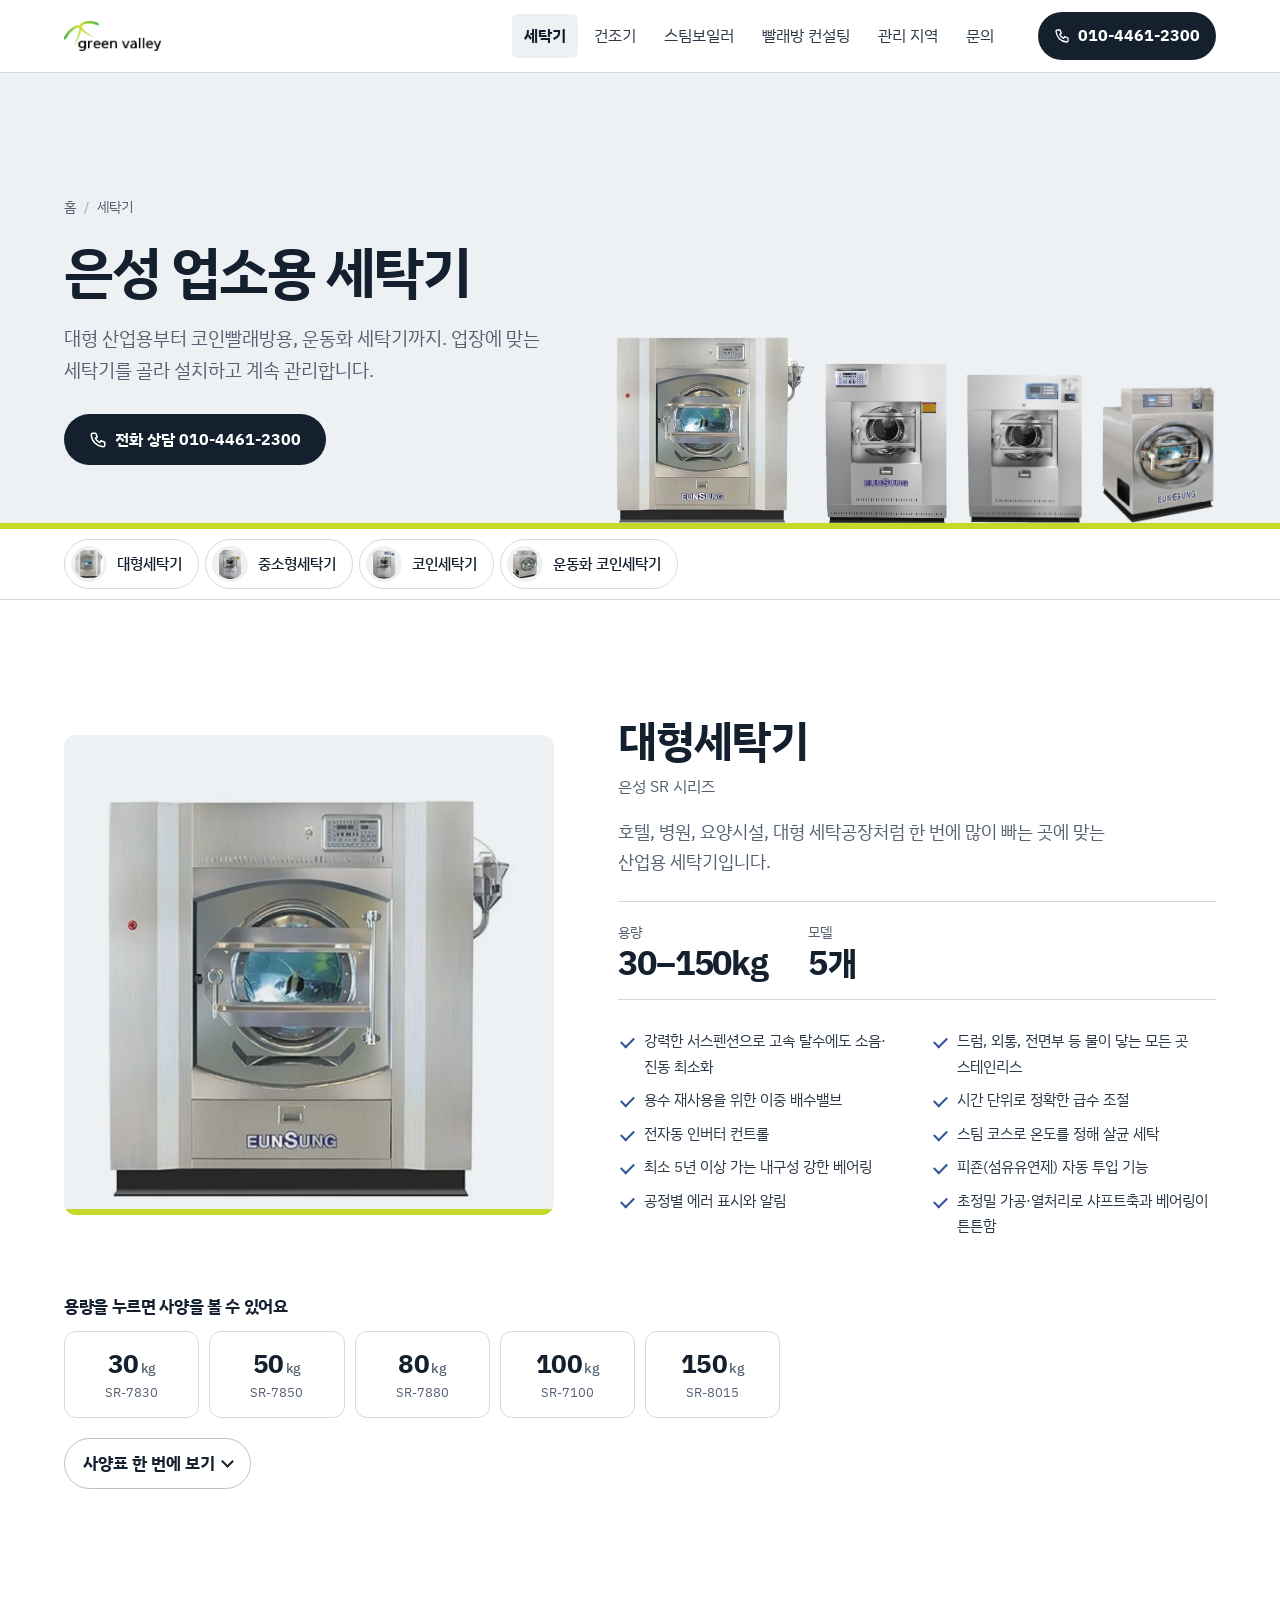
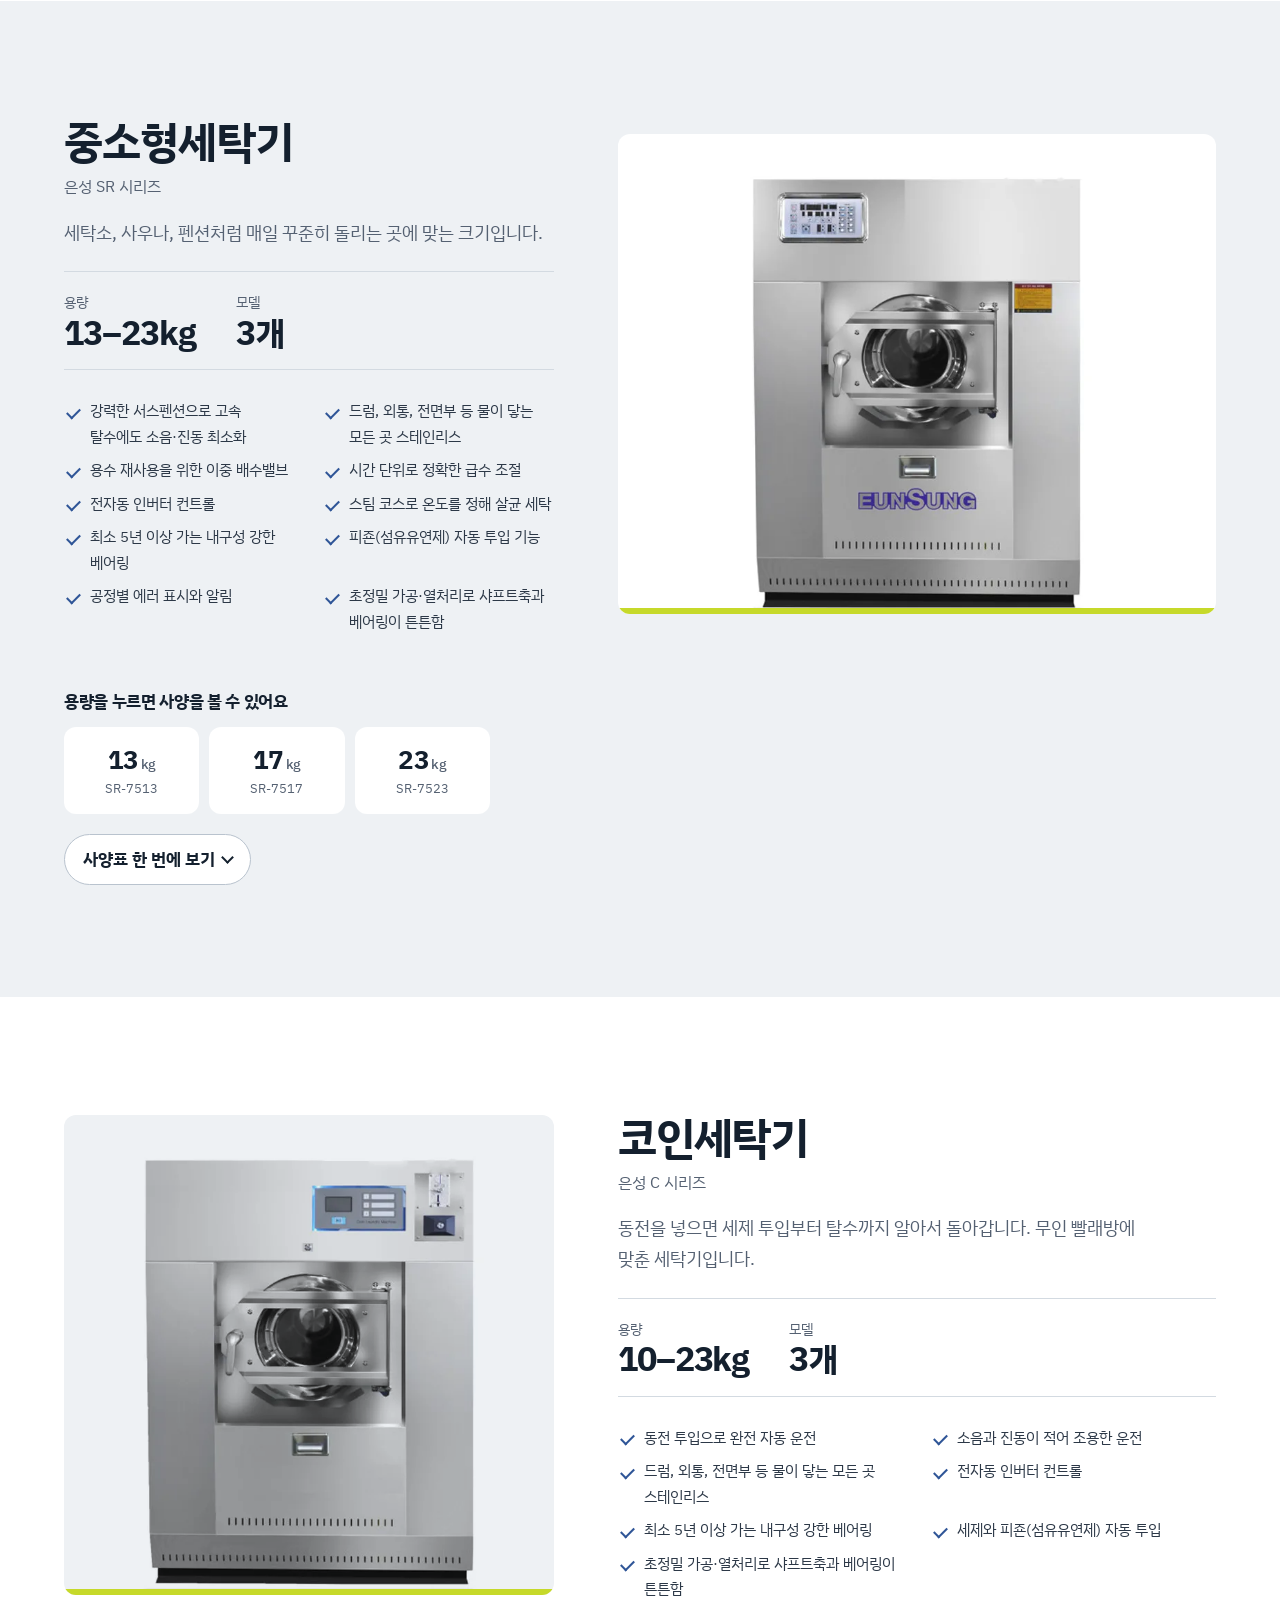
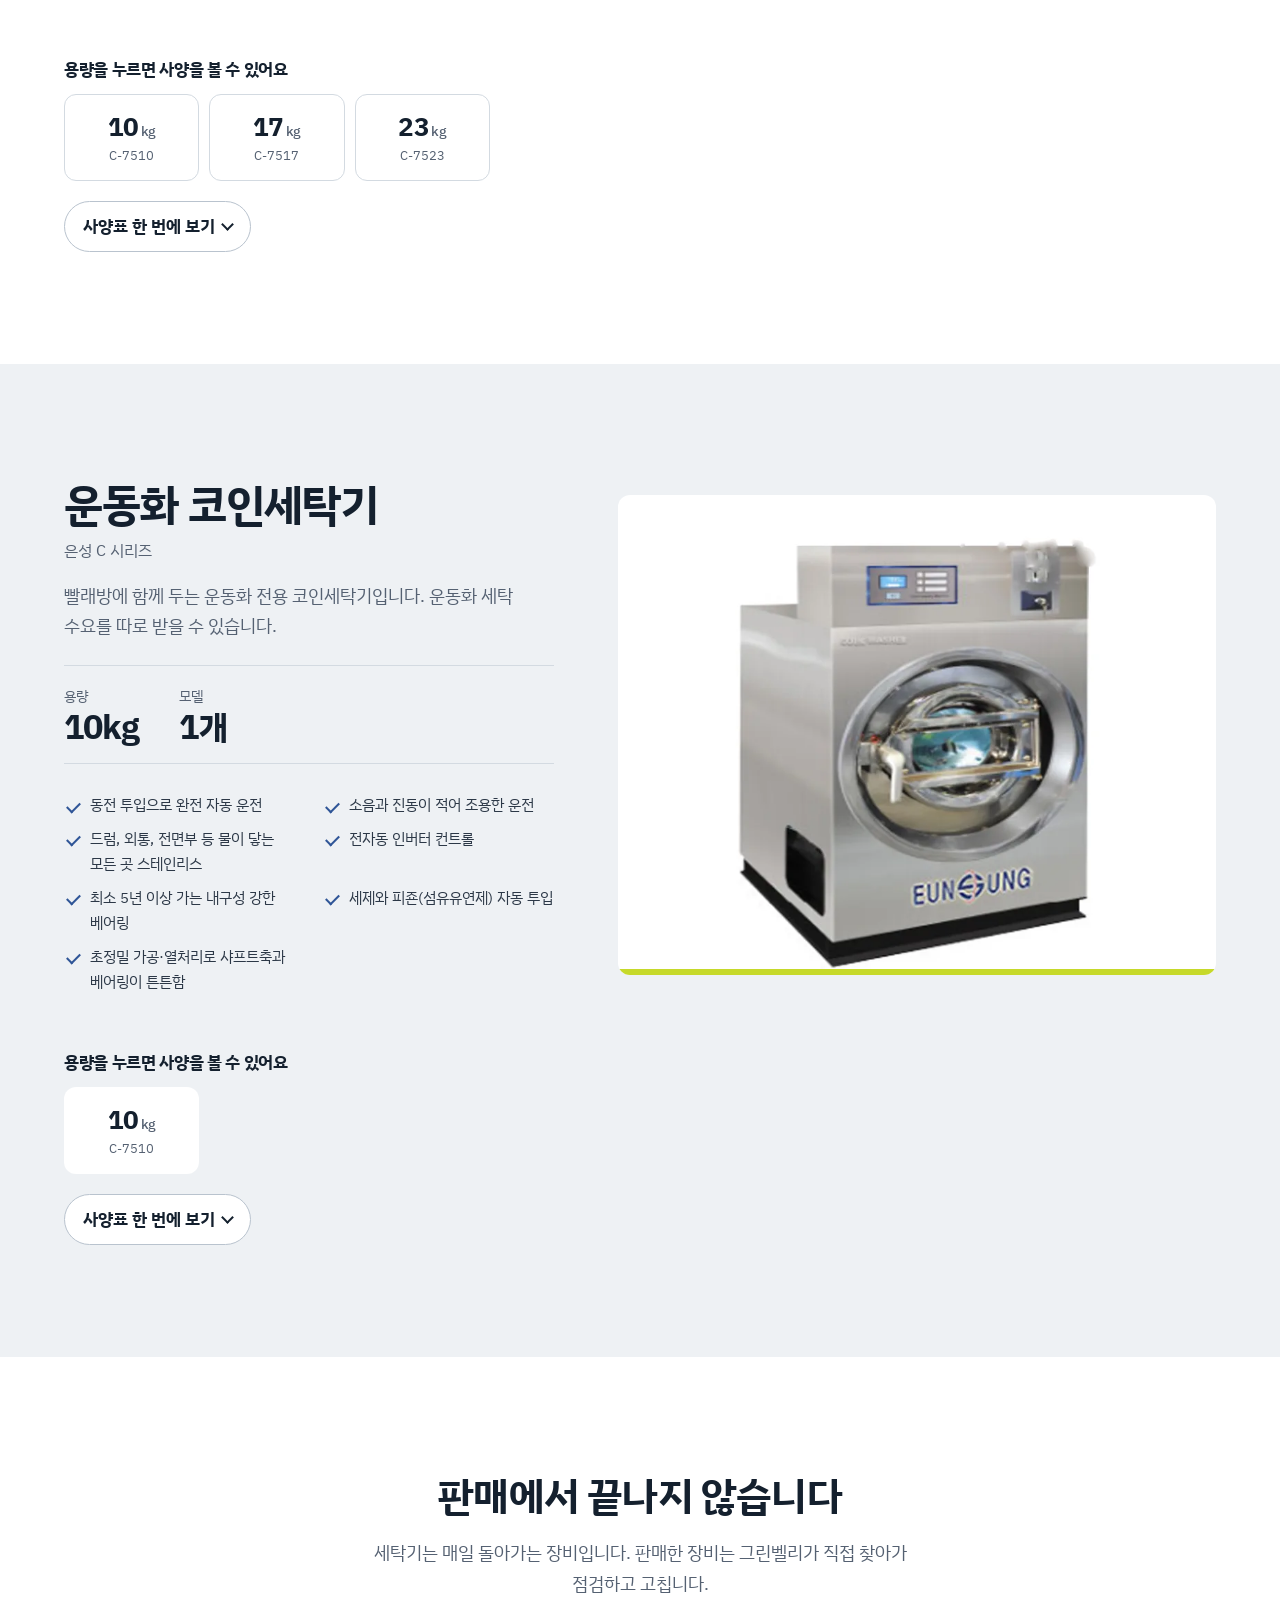
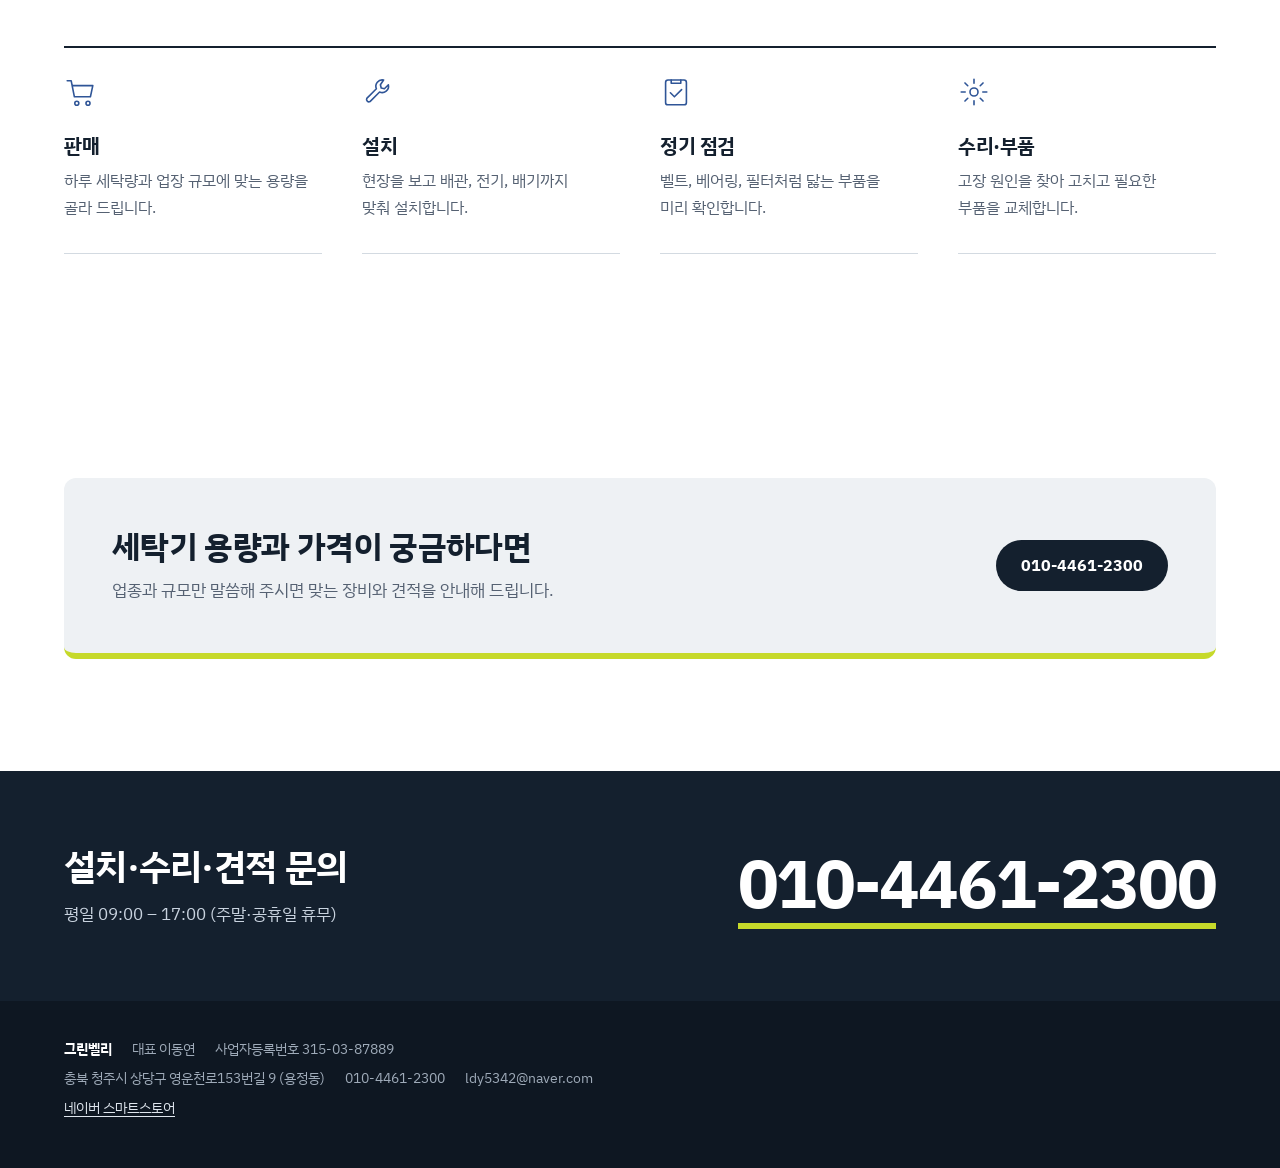
<file: washer.html>
<!doctype html>
<html lang="ko">
<head>
<meta charset="utf-8">
<meta name="viewport" content="width=device-width, initial-scale=1, viewport-fit=cover">
<title>은성 업소용 세탁기 대형·중소형·코인·운동화 | 청주 그린벨리</title>
<meta name="description" content="은성 대형세탁기 30~150kg, 중소형세탁기 13~23kg, 코인세탁기 10~23kg, 운동화 코인세탁기. 모델별 사양과 크기. 청주 그린벨리 판매·설치·A/S.">
<link rel="canonical" href="https://greenvalley.co.kr/washer.html">
<meta name="robots" content="index, follow, max-image-preview:large">
<meta property="og:type" content="website">
<meta property="og:locale" content="ko_KR">
<meta property="og:site_name" content="그린벨리">
<meta property="og:title" content="은성 업소용 세탁기 대형·중소형·코인·운동화 | 청주 그린벨리">
<meta property="og:description" content="은성 대형세탁기 30~150kg, 중소형세탁기 13~23kg, 코인세탁기 10~23kg, 운동화 코인세탁기. 모델별 사양과 크기. 청주 그린벨리 판매·설치·A/S.">
<meta property="og:url" content="https://greenvalley.co.kr/washer.html">
<meta property="og:image" content="https://greenvalley.co.kr/img/og-image.jpg">
<meta name="twitter:card" content="summary_large_image">
<meta name="theme-color" content="#ffffff">
<link rel="icon" href="favicon.png" type="image/png">
<link rel="apple-touch-icon" href="img/apple-touch-icon.png">
<link rel="manifest" href="site.webmanifest">
<link rel="preconnect" href="https://fonts.googleapis.com">
<link rel="preconnect" href="https://fonts.gstatic.com" crossorigin>
<link rel="stylesheet" href="https://fonts.googleapis.com/css2?family=IBM+Plex+Sans+KR:wght@400;500;700&display=swap">
<link rel="stylesheet" href="style.css">
<script type="application/ld+json">{"@context": "https://schema.org", "@graph": [{"@type": ["LocalBusiness", "Store"], "@id": "https://greenvalley.co.kr/#business", "name": "그린벨리", "alternateName": ["Green Valley", "그린밸리"], "description": "청주에 있는 업소용 세탁기·건조기, 스팀보일러 판매·설치·유지관리 업체. 은성 세탁기·대형건조기와 평화기계 스팀보일러를 취급하고 코인빨래방 창업 컨설팅을 합니다.", "url": "https://greenvalley.co.kr/", "logo": "https://greenvalley.co.kr/img/logo.png", "image": "https://greenvalley.co.kr/img/og-image.jpg", "telephone": "+82-10-4461-2300", "email": "ldy5342@naver.com", "vatID": "315-03-87889", "address": {"@type": "PostalAddress", "streetAddress": "영운천로153번길 9 (용정동)", "addressLocality": "청주시 상당구", "addressRegion": "충청북도", "addressCountry": "KR"}, "openingHoursSpecification": [{"@type": "OpeningHoursSpecification", "dayOfWeek": ["Monday", "Tuesday", "Wednesday", "Thursday", "Friday"], "opens": "09:00", "closes": "17:00"}], "areaServed": [{"@type": "City", "name": "청주시"}, {"@type": "AdministrativeArea", "name": "충청북도"}, {"@type": "City", "name": "세종특별자치시"}, {"@type": "City", "name": "대전광역시"}, {"@type": "AdministrativeArea", "name": "경기 남부"}, {"@type": "AdministrativeArea", "name": "충청남도"}, {"@type": "AdministrativeArea", "name": "전라북도"}, {"@type": "AdministrativeArea", "name": "경상북도"}], "brand": [{"@type": "Brand", "name": "은성", "alternateName": "은성기계"}, {"@type": "Brand", "name": "평화기계"}], "sameAs": ["https://smartstore.naver.com/greenvally"], "founder": {"@type": "Person", "name": "이동연"}, "knowsAbout": ["업소용 세탁기", "업소용 건조기", "코인빨래방 창업", "셀프빨래방 창업", "스팀보일러"]}, {"@type": "Service", "name": "은성 업소용 세탁기 판매·설치·유지관리", "provider": {"@id": "https://greenvalley.co.kr/#business"}, "areaServed": "충청북도, 세종, 대전, 경기 남부, 충청남도, 전라북도, 경상북도"}, {"@type": "BreadcrumbList", "itemListElement": [{"@type": "ListItem", "position": 1, "name": "홈", "item": "https://greenvalley.co.kr/"}, {"@type": "ListItem", "position": 2, "name": "은성 업소용 세탁기", "item": "https://greenvalley.co.kr/washer.html"}]}]}</script>
</head>
<body>
<a class="skip" href="#main">본문으로 건너뛰기</a>
<header class="top">
  <div class="wrap">
    <a class="logo" href="./"><img src="img/logo.png" alt="그린벨리" width="802" height="249"></a>
    <nav class="menu" aria-label="메뉴"><a href="washer.html" aria-current="page">세탁기</a><a href="dryer.html">건조기</a><a href="boiler.html">스팀보일러</a><a href="consulting.html">빨래방 컨설팅</a><a href="area.html">관리 지역</a><a href="contact.html">문의</a></nav>
    <a class="tel-top" href="tel:01044612300" aria-label="전화 010-4461-2300"><svg viewBox="0 0 24 24" fill="none" stroke="currentColor" stroke-width="2" stroke-linecap="round" stroke-linejoin="round" aria-hidden="true"><path d="M5 3h4l2 5-2.5 1.5a11 11 0 0 0 6 6L16 13l5 2v4a2 2 0 0 1-2 2A17 17 0 0 1 3 5a2 2 0 0 1 2-2z"/></svg>010-4461-2300</a>
  </div>
</header>
<main id="main">
<section class="sub">
  <div class="wrap">
    <div class="sub-copy">
      <ol class="crumb" aria-label="현재 위치"><li><a href="./">홈</a></li><li aria-current="page">세탁기</li></ol>
      <h1>은성 업소용 세탁기</h1>
      <p>대형 산업용부터 코인빨래방용, 운동화 세탁기까지. 업장에 맞는 세탁기를 골라 설치하고 계속 관리합니다.</p>
      <div class="btn-row"><a class="btn btn-ink" href="tel:01044612300"><svg viewBox="0 0 24 24" fill="none" stroke="currentColor" stroke-width="2" stroke-linecap="round" stroke-linejoin="round" aria-hidden="true"><path d="M5 3h4l2 5-2.5 1.5a11 11 0 0 0 6 6L16 13l5 2v4a2 2 0 0 1-2 2A17 17 0 0 1 3 5a2 2 0 0 1 2-2z"/></svg>전화 상담 010-4461-2300</a></div>
    </div>
    <div class="sub-pic multi"><picture style="--hf:1"><source srcset="img/prod/cut/washer-large.webp" type="image/webp"><img src="img/prod/cut/washer-large.png" alt="" width="611" height="603" fetchpriority="high"></picture><picture style="--hf:0.86"><source srcset="img/prod/cut/washer-mid.webp" type="image/webp"><img src="img/prod/cut/washer-mid.png" alt="" width="476" height="623"></picture><picture style="--hf:0.8"><source srcset="img/prod/cut/washer-coin.webp" type="image/webp"><img src="img/prod/cut/washer-coin.png" alt="" width="477" height="618"></picture><picture style="--hf:0.74"><source srcset="img/prod/cut/washer-shoe.webp" type="image/webp"><img src="img/prod/cut/washer-shoe.png" alt="" width="518" height="623"></picture></div>
  </div>
</section><nav class="ptabs" aria-label="제품 종류"><div class="wrap"><a href="#w-large"><picture class="pic"><source srcset="img/prod/washer-large.webp" type="image/webp"><img src="img/prod/washer-large.jpg" alt="" width="36" height="36" loading="lazy"></picture><span>대형세탁기</span></a><a href="#w-mid"><picture class="pic"><source srcset="img/prod/washer-mid.webp" type="image/webp"><img src="img/prod/washer-mid.jpg" alt="" width="36" height="36" loading="lazy"></picture><span>중소형세탁기</span></a><a href="#w-coin"><picture class="pic"><source srcset="img/prod/washer-coin.webp" type="image/webp"><img src="img/prod/washer-coin.jpg" alt="" width="36" height="36" loading="lazy"></picture><span>코인세탁기</span></a><a href="#w-shoe"><picture class="pic"><source srcset="img/prod/washer-shoe.webp" type="image/webp"><img src="img/prod/washer-shoe.jpg" alt="" width="36" height="36" loading="lazy"></picture><span>운동화 코인세탁기</span></a></div></nav><section class="section pblock" id="w-large">
  <div class="wrap">
    <div class="pb-top">
      <div class="pb-photo white"><picture><source srcset="img/prod/washer-large.webp" type="image/webp"><img src="img/prod/washer-large.jpg" alt="은성 대형세탁기" width="647" height="640" loading="lazy"></picture></div>
      <div class="pb-text">
        <h2 class="title">대형세탁기</h2>
        <p class="series">은성 SR 시리즈</p>
        <p class="desc">호텔, 병원, 요양시설, 대형 세탁공장처럼 한 번에 많이 빠는 곳에 맞는 산업용 세탁기입니다.</p>
        <div class="pb-meta"><span><b>30–150kg</b>용량</span><span><b>5개</b>모델</span></div>
        <ul class="feat-list"><li>강력한 서스펜션으로 고속 탈수에도 소음·진동 최소화</li><li>드럼, 외통, 전면부 등 물이 닿는 모든 곳 스테인리스</li><li>용수 재사용을 위한 이중 배수밸브</li><li>시간 단위로 정확한 급수 조절</li><li>전자동 인버터 컨트롤</li><li>스팀 코스로 온도를 정해 살균 세탁</li><li>최소 5년 이상 가는 내구성 강한 베어링</li><li>피죤(섬유유연제) 자동 투입 기능</li><li>공정별 에러 표시와 알림</li><li>초정밀 가공·열처리로 샤프트축과 베어링이 튼튼함</li></ul>
      </div>
    </div>
    <div class="pb-models">
      <h3>용량을 누르면 사양을 볼 수 있어요</h3>
      <ul class="caps"><li><button type="button" class="cap-btn" data-i="0"><b>30<small>kg</small></b><span>SR-7830</span></button></li><li><button type="button" class="cap-btn" data-i="1"><b>50<small>kg</small></b><span>SR-7850</span></button></li><li><button type="button" class="cap-btn" data-i="2"><b>80<small>kg</small></b><span>SR-7880</span></button></li><li><button type="button" class="cap-btn" data-i="3"><b>100<small>kg</small></b><span>SR-7100</span></button></li><li><button type="button" class="cap-btn" data-i="4"><b>150<small>kg</small></b><span>SR-8015</span></button></li></ul>
      <details class="spec">
        <summary>사양표 한 번에 보기</summary>
        <div class="table-box" role="region" aria-label="대형세탁기 사양표" tabindex="0"><table><thead><tr><th scope="col">구분</th><th scope="col">SR-7830</th><th scope="col">SR-7850</th><th scope="col">SR-7880</th><th scope="col">SR-7100</th><th scope="col">SR-8015</th></tr></thead><tbody><tr><th scope="row">세탁 용량</th><td>30 kg</td><td>50 kg</td><td>80 kg</td><td>100 kg</td><td>150 kg</td></tr><tr><th scope="row">외형 (가로 × 세로 × 높이)</th><td>1,200 × 1,300 × 1,700 mm</td><td>1,520 × 1,560 × 1,800 mm</td><td>1,620 × 1,660 × 1,875 mm</td><td>1,920 × 2,180 × 1,950 mm</td><td>2,100 × 2,255 × 2,050 mm</td></tr><tr><th scope="row">바스켓 규격</th><td>830 × 580 mm</td><td>1,000 × 650 mm</td><td>1,100 × 850 mm</td><td>1,220 × 800 mm</td><td>1,400 × 980 mm</td></tr><tr><th scope="row">드럼 용적</th><td>312 L</td><td>510 L</td><td>807 L</td><td>1,051 L</td><td>1,507 L</td></tr><tr><th scope="row">제품 중량</th><td>790 kg</td><td>1,580 kg</td><td>1,990 kg</td><td>3,260 kg</td><td>4,200 kg</td></tr><tr><th scope="row">바스켓 회전수 (세탁 / 탈수)</th><td>42 / 800 rpm</td><td>38 / 720 rpm</td><td>38 / 700 rpm</td><td>35 / 650 rpm</td><td>35 / 600 rpm</td></tr><tr><th scope="row">모터 소비전력</th><td>단상 220V / 5hp (3.7kW)</td><td>단상 220V / 10hp (7.5kW)</td><td>삼상 380V / 15hp (11kW)</td><td>삼상 380V / 25hp (18kW)</td><td>단상 380V / 30hp (22kW)</td></tr></tbody></table></div>
        <p class="small">제품 사양은 성능 개선을 위해 예고 없이 바뀔 수 있습니다.</p>
      </details>
    </div>
  </div>
</section><section class="section soft pblock" id="w-mid">
  <div class="wrap">
    <div class="pb-top rev">
      <div class="pb-photo white"><picture><source srcset="img/prod/washer-mid.webp" type="image/webp"><img src="img/prod/washer-mid.jpg" alt="은성 중소형세탁기" width="508" height="640" loading="lazy"></picture></div>
      <div class="pb-text">
        <h2 class="title">중소형세탁기</h2>
        <p class="series">은성 SR 시리즈</p>
        <p class="desc">세탁소, 사우나, 펜션처럼 매일 꾸준히 돌리는 곳에 맞는 크기입니다.</p>
        <div class="pb-meta"><span><b>13–23kg</b>용량</span><span><b>3개</b>모델</span></div>
        <ul class="feat-list"><li>강력한 서스펜션으로 고속 탈수에도 소음·진동 최소화</li><li>드럼, 외통, 전면부 등 물이 닿는 모든 곳 스테인리스</li><li>용수 재사용을 위한 이중 배수밸브</li><li>시간 단위로 정확한 급수 조절</li><li>전자동 인버터 컨트롤</li><li>스팀 코스로 온도를 정해 살균 세탁</li><li>최소 5년 이상 가는 내구성 강한 베어링</li><li>피죤(섬유유연제) 자동 투입 기능</li><li>공정별 에러 표시와 알림</li><li>초정밀 가공·열처리로 샤프트축과 베어링이 튼튼함</li></ul>
      </div>
    </div>
    <div class="pb-models">
      <h3>용량을 누르면 사양을 볼 수 있어요</h3>
      <ul class="caps"><li><button type="button" class="cap-btn" data-i="5"><b>13<small>kg</small></b><span>SR-7513</span></button></li><li><button type="button" class="cap-btn" data-i="6"><b>17<small>kg</small></b><span>SR-7517</span></button></li><li><button type="button" class="cap-btn" data-i="7"><b>23<small>kg</small></b><span>SR-7523</span></button></li></ul>
      <details class="spec">
        <summary>사양표 한 번에 보기</summary>
        <div class="table-box" role="region" aria-label="중소형세탁기 사양표" tabindex="0"><table><thead><tr><th scope="col">구분</th><th scope="col">SR-7513</th><th scope="col">SR-7517</th><th scope="col">SR-7523</th></tr></thead><tbody><tr><th scope="row">세탁 용량</th><td>13 kg</td><td>17 kg</td><td>23 kg</td></tr><tr><th scope="row">외형 (가로 × 세로 × 높이)</th><td>1,050 × 1,000 × 1,630 mm</td><td>1,000 × 1,150 × 1,650 mm</td><td>1,000 × 1,180 × 1,650 mm</td></tr><tr><th scope="row">바스켓 규격</th><td>660 × 370 mm</td><td>720 × 420 mm</td><td>800 × 470 mm</td></tr><tr><th scope="row">드럼 용적</th><td>126 L</td><td>171 L</td><td>236 L</td></tr><tr><th scope="row">제품 중량</th><td>450 kg</td><td>590 kg</td><td>664 kg</td></tr><tr><th scope="row">바스켓 회전수 (세탁 / 탈수)</th><td>45 / 900 rpm</td><td>45 / 850 rpm</td><td>45 / 850 rpm</td></tr><tr><th scope="row">모터 소비전력</th><td>단상 220V / 2hp (1.5kW)</td><td>단상 220V / 3hp (2.2kW)</td><td>단상 220V / 3hp (2.2kW)</td></tr></tbody></table></div>
        <p class="small">제품 사양은 성능 개선을 위해 예고 없이 바뀔 수 있습니다.</p>
      </details>
    </div>
  </div>
</section><section class="section pblock" id="w-coin">
  <div class="wrap">
    <div class="pb-top">
      <div class="pb-photo white"><picture><source srcset="img/prod/washer-coin.webp" type="image/webp"><img src="img/prod/washer-coin.jpg" alt="은성 코인세탁기" width="510" height="640" loading="lazy"></picture></div>
      <div class="pb-text">
        <h2 class="title">코인세탁기</h2>
        <p class="series">은성 C 시리즈</p>
        <p class="desc">동전을 넣으면 세제 투입부터 탈수까지 알아서 돌아갑니다. 무인 빨래방에 맞춘 세탁기입니다.</p>
        <div class="pb-meta"><span><b>10–23kg</b>용량</span><span><b>3개</b>모델</span></div>
        <ul class="feat-list"><li>동전 투입으로 완전 자동 운전</li><li>소음과 진동이 적어 조용한 운전</li><li>드럼, 외통, 전면부 등 물이 닿는 모든 곳 스테인리스</li><li>전자동 인버터 컨트롤</li><li>최소 5년 이상 가는 내구성 강한 베어링</li><li>세제와 피죤(섬유유연제) 자동 투입</li><li>초정밀 가공·열처리로 샤프트축과 베어링이 튼튼함</li></ul>
      </div>
    </div>
    <div class="pb-models">
      <h3>용량을 누르면 사양을 볼 수 있어요</h3>
      <ul class="caps"><li><button type="button" class="cap-btn" data-i="8"><b>10<small>kg</small></b><span>C-7510</span></button></li><li><button type="button" class="cap-btn" data-i="9"><b>17<small>kg</small></b><span>C-7517</span></button></li><li><button type="button" class="cap-btn" data-i="10"><b>23<small>kg</small></b><span>C-7523</span></button></li></ul>
      <details class="spec">
        <summary>사양표 한 번에 보기</summary>
        <div class="table-box" role="region" aria-label="코인세탁기 사양표" tabindex="0"><table><thead><tr><th scope="col">구분</th><th scope="col">C-7510</th><th scope="col">C-7517</th><th scope="col">C-7523</th></tr></thead><tbody><tr><th scope="row">세탁 용량</th><td>10 kg</td><td>17 kg</td><td>23 kg</td></tr><tr><th scope="row">외형 (가로 × 세로 × 높이)</th><td>790 × 1,120 × 1,580 mm</td><td>1,000 × 1,250 × 1,650 mm</td><td>1,100 × 1,180 × 1,650 mm</td></tr><tr><th scope="row">바스켓 규격</th><td>540 × 320 mm</td><td>720 × 420 mm</td><td>800 × 470 mm</td></tr><tr><th scope="row">드럼 용적</th><td>73 L</td><td>171 L</td><td>236 L</td></tr><tr><th scope="row">제품 중량</th><td>300 kg</td><td>590 kg</td><td>664 kg</td></tr><tr><th scope="row">바스켓 회전수 (세탁 / 탈수)</th><td>47 / 900 rpm</td><td>45 / 850 rpm</td><td>45 / 850 rpm</td></tr><tr><th scope="row">모터 소비전력</th><td>단상 220V / 1hp (0.75kW)</td><td>단상 220V / 3hp (2.2kW)</td><td>단상 220V / 3hp (2.2kW)</td></tr></tbody></table></div>
        <p class="small">제품 사양은 성능 개선을 위해 예고 없이 바뀔 수 있습니다.</p>
      </details>
    </div>
  </div>
</section><section class="section soft pblock" id="w-shoe">
  <div class="wrap">
    <div class="pb-top rev">
      <div class="pb-photo white"><picture><source srcset="img/prod/washer-shoe.webp" type="image/webp"><img src="img/prod/washer-shoe.jpg" alt="은성 운동화 코인세탁기" width="551" height="640" loading="lazy"></picture></div>
      <div class="pb-text">
        <h2 class="title">운동화 코인세탁기</h2>
        <p class="series">은성 C 시리즈</p>
        <p class="desc">빨래방에 함께 두는 운동화 전용 코인세탁기입니다. 운동화 세탁 수요를 따로 받을 수 있습니다.</p>
        <div class="pb-meta"><span><b>10kg</b>용량</span><span><b>1개</b>모델</span></div>
        <ul class="feat-list"><li>동전 투입으로 완전 자동 운전</li><li>소음과 진동이 적어 조용한 운전</li><li>드럼, 외통, 전면부 등 물이 닿는 모든 곳 스테인리스</li><li>전자동 인버터 컨트롤</li><li>최소 5년 이상 가는 내구성 강한 베어링</li><li>세제와 피죤(섬유유연제) 자동 투입</li><li>초정밀 가공·열처리로 샤프트축과 베어링이 튼튼함</li></ul>
      </div>
    </div>
    <div class="pb-models">
      <h3>용량을 누르면 사양을 볼 수 있어요</h3>
      <ul class="caps"><li><button type="button" class="cap-btn" data-i="11"><b>10<small>kg</small></b><span>C-7510</span></button></li></ul>
      <details class="spec">
        <summary>사양표 한 번에 보기</summary>
        <div class="table-box" role="region" aria-label="운동화 코인세탁기 사양표" tabindex="0"><table><thead><tr><th scope="col">구분</th><th scope="col">C-7510</th></tr></thead><tbody><tr><th scope="row">세탁 용량</th><td>10 kg</td></tr><tr><th scope="row">외형 (가로 × 세로 × 높이)</th><td>790 × 1,120 × 1,580 mm</td></tr><tr><th scope="row">바스켓 규격</th><td>540 × 320 mm</td></tr><tr><th scope="row">드럼 용적</th><td>73 L</td></tr><tr><th scope="row">제품 중량</th><td>300 kg</td></tr><tr><th scope="row">바스켓 회전수 (세탁 / 탈수)</th><td>47 / 900 rpm</td></tr><tr><th scope="row">모터 소비전력</th><td>단상 220V / 1hp (0.75kW)</td></tr></tbody></table></div>
        <p class="small">제품 사양은 성능 개선을 위해 예고 없이 바뀔 수 있습니다.</p>
      </details>
    </div>
  </div>
</section><dialog id="spec-dlg" class="dlg" aria-labelledby="dlg-title">
  <div class="dlg-head">
    <div><p class="dlg-kicker"></p><h2 id="dlg-title"></h2></div>
    <button type="button" class="dlg-x" aria-label="닫기"><svg viewBox="0 0 24 24" width="22" height="22" fill="none" stroke="currentColor" stroke-width="2" stroke-linecap="round"><path d="M6 6l12 12M18 6L6 18"/></svg></button>
  </div>
  <div class="dlg-body">
    <div class="dlg-photo"><img alt="" class="dlg-img" width="200" height="240"></div>
    <div class="dlg-info"><div class="dlg-stats"></div><dl class="dlg-spec"></dl></div>
  </div>
  <div class="dlg-foot">
    <p>사양은 성능 개선을 위해 예고 없이 바뀔 수 있습니다.</p>
    <a class="btn btn-navy" href="tel:01044612300">이 모델 견적 문의</a>
  </div>
</dialog>
<script>
(function(){
  var D=[{"m": "SR-7830", "k": "은성 대형세탁기", "img": "washer-large", "alt": "은성 대형세탁기 SR-7830", "s": [["30", "kg", "세탁 용량"], ["312", "L", "드럼 용적"], ["800", "rpm", "탈수 회전수"]], "r": [["외형 (가로 × 세로 × 높이)", "1,200 × 1,300 × 1,700 mm"], ["바스켓 규격", "830 × 580 mm"], ["드럼 용적", "312 L"], ["제품 중량", "790 kg"], ["바스켓 회전수 (세탁 / 탈수)", "42 / 800 rpm"], ["모터 소비전력", "단상 220V / 5hp (3.7kW)"]]}, {"m": "SR-7850", "k": "은성 대형세탁기", "img": "washer-large", "alt": "은성 대형세탁기 SR-7850", "s": [["50", "kg", "세탁 용량"], ["510", "L", "드럼 용적"], ["720", "rpm", "탈수 회전수"]], "r": [["외형 (가로 × 세로 × 높이)", "1,520 × 1,560 × 1,800 mm"], ["바스켓 규격", "1,000 × 650 mm"], ["드럼 용적", "510 L"], ["제품 중량", "1,580 kg"], ["바스켓 회전수 (세탁 / 탈수)", "38 / 720 rpm"], ["모터 소비전력", "단상 220V / 10hp (7.5kW)"]]}, {"m": "SR-7880", "k": "은성 대형세탁기", "img": "washer-large", "alt": "은성 대형세탁기 SR-7880", "s": [["80", "kg", "세탁 용량"], ["807", "L", "드럼 용적"], ["700", "rpm", "탈수 회전수"]], "r": [["외형 (가로 × 세로 × 높이)", "1,620 × 1,660 × 1,875 mm"], ["바스켓 규격", "1,100 × 850 mm"], ["드럼 용적", "807 L"], ["제품 중량", "1,990 kg"], ["바스켓 회전수 (세탁 / 탈수)", "38 / 700 rpm"], ["모터 소비전력", "삼상 380V / 15hp (11kW)"]]}, {"m": "SR-7100", "k": "은성 대형세탁기", "img": "washer-large", "alt": "은성 대형세탁기 SR-7100", "s": [["100", "kg", "세탁 용량"], ["1,051", "L", "드럼 용적"], ["650", "rpm", "탈수 회전수"]], "r": [["외형 (가로 × 세로 × 높이)", "1,920 × 2,180 × 1,950 mm"], ["바스켓 규격", "1,220 × 800 mm"], ["드럼 용적", "1,051 L"], ["제품 중량", "3,260 kg"], ["바스켓 회전수 (세탁 / 탈수)", "35 / 650 rpm"], ["모터 소비전력", "삼상 380V / 25hp (18kW)"]]}, {"m": "SR-8015", "k": "은성 대형세탁기", "img": "washer-large", "alt": "은성 대형세탁기 SR-8015", "s": [["150", "kg", "세탁 용량"], ["1,507", "L", "드럼 용적"], ["600", "rpm", "탈수 회전수"]], "r": [["외형 (가로 × 세로 × 높이)", "2,100 × 2,255 × 2,050 mm"], ["바스켓 규격", "1,400 × 980 mm"], ["드럼 용적", "1,507 L"], ["제품 중량", "4,200 kg"], ["바스켓 회전수 (세탁 / 탈수)", "35 / 600 rpm"], ["모터 소비전력", "단상 380V / 30hp (22kW)"]]}, {"m": "SR-7513", "k": "은성 중소형세탁기", "img": "washer-mid", "alt": "은성 중소형세탁기 SR-7513", "s": [["13", "kg", "세탁 용량"], ["126", "L", "드럼 용적"], ["900", "rpm", "탈수 회전수"]], "r": [["외형 (가로 × 세로 × 높이)", "1,050 × 1,000 × 1,630 mm"], ["바스켓 규격", "660 × 370 mm"], ["드럼 용적", "126 L"], ["제품 중량", "450 kg"], ["바스켓 회전수 (세탁 / 탈수)", "45 / 900 rpm"], ["모터 소비전력", "단상 220V / 2hp (1.5kW)"]]}, {"m": "SR-7517", "k": "은성 중소형세탁기", "img": "washer-mid", "alt": "은성 중소형세탁기 SR-7517", "s": [["17", "kg", "세탁 용량"], ["171", "L", "드럼 용적"], ["850", "rpm", "탈수 회전수"]], "r": [["외형 (가로 × 세로 × 높이)", "1,000 × 1,150 × 1,650 mm"], ["바스켓 규격", "720 × 420 mm"], ["드럼 용적", "171 L"], ["제품 중량", "590 kg"], ["바스켓 회전수 (세탁 / 탈수)", "45 / 850 rpm"], ["모터 소비전력", "단상 220V / 3hp (2.2kW)"]]}, {"m": "SR-7523", "k": "은성 중소형세탁기", "img": "washer-mid", "alt": "은성 중소형세탁기 SR-7523", "s": [["23", "kg", "세탁 용량"], ["236", "L", "드럼 용적"], ["850", "rpm", "탈수 회전수"]], "r": [["외형 (가로 × 세로 × 높이)", "1,000 × 1,180 × 1,650 mm"], ["바스켓 규격", "800 × 470 mm"], ["드럼 용적", "236 L"], ["제품 중량", "664 kg"], ["바스켓 회전수 (세탁 / 탈수)", "45 / 850 rpm"], ["모터 소비전력", "단상 220V / 3hp (2.2kW)"]]}, {"m": "C-7510", "k": "은성 코인세탁기", "img": "washer-coin", "alt": "은성 코인세탁기 C-7510", "s": [["10", "kg", "세탁 용량"], ["73", "L", "드럼 용적"], ["900", "rpm", "탈수 회전수"]], "r": [["외형 (가로 × 세로 × 높이)", "790 × 1,120 × 1,580 mm"], ["바스켓 규격", "540 × 320 mm"], ["드럼 용적", "73 L"], ["제품 중량", "300 kg"], ["바스켓 회전수 (세탁 / 탈수)", "47 / 900 rpm"], ["모터 소비전력", "단상 220V / 1hp (0.75kW)"]]}, {"m": "C-7517", "k": "은성 코인세탁기", "img": "washer-coin", "alt": "은성 코인세탁기 C-7517", "s": [["17", "kg", "세탁 용량"], ["171", "L", "드럼 용적"], ["850", "rpm", "탈수 회전수"]], "r": [["외형 (가로 × 세로 × 높이)", "1,000 × 1,250 × 1,650 mm"], ["바스켓 규격", "720 × 420 mm"], ["드럼 용적", "171 L"], ["제품 중량", "590 kg"], ["바스켓 회전수 (세탁 / 탈수)", "45 / 850 rpm"], ["모터 소비전력", "단상 220V / 3hp (2.2kW)"]]}, {"m": "C-7523", "k": "은성 코인세탁기", "img": "washer-coin", "alt": "은성 코인세탁기 C-7523", "s": [["23", "kg", "세탁 용량"], ["236", "L", "드럼 용적"], ["850", "rpm", "탈수 회전수"]], "r": [["외형 (가로 × 세로 × 높이)", "1,100 × 1,180 × 1,650 mm"], ["바스켓 규격", "800 × 470 mm"], ["드럼 용적", "236 L"], ["제품 중량", "664 kg"], ["바스켓 회전수 (세탁 / 탈수)", "45 / 850 rpm"], ["모터 소비전력", "단상 220V / 3hp (2.2kW)"]]}, {"m": "C-7510", "k": "은성 운동화 코인세탁기", "img": "washer-shoe", "alt": "은성 운동화 코인세탁기 C-7510", "s": [["10", "kg", "세탁 용량"], ["73", "L", "드럼 용적"], ["900", "rpm", "탈수 회전수"]], "r": [["외형 (가로 × 세로 × 높이)", "790 × 1,120 × 1,580 mm"], ["바스켓 규격", "540 × 320 mm"], ["드럼 용적", "73 L"], ["제품 중량", "300 kg"], ["바스켓 회전수 (세탁 / 탈수)", "47 / 900 rpm"], ["모터 소비전력", "단상 220V / 1hp (0.75kW)"]]}];
  var dlg=document.getElementById('spec-dlg');
  function esc(t){return String(t).replace(/[&<>]/g,function(c){return {'&':'&amp;','<':'&lt;','>':'&gt;'}[c]})}
  function open(i){
    var s=D[i];
    dlg.querySelector('.dlg-kicker').textContent=s.k;
    document.getElementById('dlg-title').textContent=s.m;
    var im=dlg.querySelector('.dlg-img'); var cut=/^(pho-|phe-mid|phe-small)/.test(s.img); im.src=cut?'img/prod/cut/'+s.img+'.png':'img/prod/'+s.img+'.jpg'; im.style.mixBlendMode=cut?'normal':''; im.alt=s.alt;
    dlg.querySelector('.dlg-stats').innerHTML=s.s.map(function(x){return '<div><b>'+esc(x[0])+(x[1]?'<small>'+esc(x[1])+'</small>':'')+'</b><span>'+esc(x[2])+'</span></div>'}).join('');
    dlg.querySelector('.dlg-spec').innerHTML=s.r.map(function(r){return '<div><dt>'+esc(r[0])+'</dt><dd>'+esc(r[1])+'</dd></div>'}).join('');
    if(dlg.showModal) dlg.showModal(); else dlg.setAttribute('open','');
  }
  document.querySelectorAll('.cap-btn').forEach(function(b){b.addEventListener('click',function(){open(+b.dataset.i)})});
  dlg.querySelector('.dlg-x').addEventListener('click',function(){dlg.close?dlg.close():dlg.removeAttribute('open')});
  dlg.addEventListener('click',function(e){if(e.target===dlg)dlg.close()});
})();
</script>
<section class="section">
  <div class="wrap">
    <div class="head center"><h2 class="title">판매에서 끝나지 않습니다</h2><p class="desc">세탁기는 매일 돌아가는 장비입니다. 판매한 장비는 그린벨리가 직접 찾아가 점검하고 고칩니다.</p></div>
    <div class="cards c4"><div class="card"><svg class="ic" viewBox="0 0 40 40" fill="none" stroke="currentColor" stroke-width="2" stroke-linecap="round" stroke-linejoin="round" aria-hidden="true"><circle cx="16" cy="34" r="2.5"/><circle cx="30" cy="34" r="2.5"/><path d="M4 6h5l4 20h20l3-14H11"/></svg><h3>판매</h3><p>하루 세탁량과 업장 규모에 맞는 용량을 골라 드립니다.</p></div><div class="card"><svg class="ic" viewBox="0 0 40 40" fill="none" stroke="currentColor" stroke-width="2" stroke-linecap="round" stroke-linejoin="round" aria-hidden="true"><path d="M27 5a8 8 0 0 0-9 11L6 28a3 3 0 0 0 4 4l12-12a8 8 0 0 0 11-9l-5 5-4-1-1-4z"/></svg><h3>설치</h3><p>현장을 보고 배관, 전기, 배기까지 맞춰 설치합니다.</p></div><div class="card"><svg class="ic" viewBox="0 0 40 40" fill="none" stroke="currentColor" stroke-width="2" stroke-linecap="round" stroke-linejoin="round" aria-hidden="true"><rect x="7" y="5" width="26" height="31" rx="3"/><path d="M14 5v4h12V5"/><path d="M13 21l5 5 9-9"/></svg><h3>정기 점검</h3><p>벨트, 베어링, 필터처럼 닳는 부품을 미리 확인합니다.</p></div><div class="card"><svg class="ic" viewBox="0 0 40 40" fill="none" stroke="currentColor" stroke-width="2" stroke-linecap="round" stroke-linejoin="round" aria-hidden="true"><circle cx="20" cy="20" r="5"/><path d="M20 4v5M20 31v5M4 20h5M31 20h5M8.7 8.7l3.5 3.5M27.8 27.8l3.5 3.5M8.7 31.3l3.5-3.5M27.8 12.2l3.5-3.5"/></svg><h3>수리·부품</h3><p>고장 원인을 찾아 고치고 필요한 부품을 교체합니다.</p></div></div>
  </div>
</section><section class="section">
  <div class="wrap"><div class="cta-box"><div><h2>세탁기 용량과 가격이 궁금하다면</h2><p>업종과 규모만 말씀해 주시면 맞는 장비와 견적을 안내해 드립니다.</p></div><a class="btn btn-navy" href="tel:01044612300">010-4461-2300</a></div></div>
</section>
</main>
<section class="call-band">
  <div class="wrap">
    <div><h2>설치·수리·견적 문의</h2><p>평일 09:00 – 17:00 (주말·공휴일 휴무)</p></div>
    <a href="tel:01044612300">010-4461-2300</a>
  </div>
</section>
<footer>
  <div class="wrap">
    <p><b>그린벨리</b><span>대표 이동연</span><span>사업자등록번호 315-03-87889</span></p>
    <p><span>충북 청주시 상당구 영운천로153번길 9 (용정동)</span><span>010-4461-2300</span><span>ldy5342@naver.com</span></p>
    <p><a href="https://smartstore.naver.com/greenvally" target="_blank" rel="noopener">네이버 스마트스토어</a></p>
  </div>
</footer>
</body>
</html>
</file>
<file: style.css>
/* 그린벨리 v2 — 기계실의 강판(스틸) 바닥 위에 실제 장비를 세워 보여 주는 디자인.
   색: 스틸 회색 바탕, 기계 패널 같은 짙은 남색 글씨, 로고 연두는 장비가 서는 바닥선에만.
   글꼴: IBM Plex Sans KR 한 가지. 숫자(용량)를 크게 써서 고르는 기준을 보여 준다. */
:root{
  --paper:#ffffff;
  --steel:#eef1f4;
  --steel-2:#e2e7ec;
  --line:#d3dae1;
  --ink:#14202e;
  --text:#2c3847;
  --muted:#556172;
  --blue:#2f5597;
  --lime:#c6d92a;
  --lime-ink:#4a5a00;
  --scrim:rgba(12,20,32,.62);
  --font:"IBM Plex Sans KR","Apple SD Gothic Neo","Malgun Gothic",sans-serif;
  --ease-out:cubic-bezier(.23,1,.32,1);
  --r-sm:6px; --r-md:12px;
  --wrap:1200px;
  color-scheme:light;
}
*{box-sizing:border-box}
html,body{overflow-x:clip}
html{scroll-behavior:smooth;-webkit-text-size-adjust:100%}
@media (prefers-reduced-motion: reduce){html{scroll-behavior:auto}}
body{margin:0;background:var(--paper);color:var(--text);font-family:var(--font);font-size:17px;line-height:1.7;word-break:keep-all;overflow-wrap:break-word;-webkit-font-smoothing:antialiased;touch-action:manipulation;-webkit-tap-highlight-color:rgba(47,85,151,.12)}
img{max-width:100%;height:auto;display:block}
a{color:inherit;text-underline-offset:3px}
::selection{background:var(--lime);color:var(--ink)}
:focus-visible{outline:3px solid var(--blue);outline-offset:2px;border-radius:2px}
h1,h2,h3{color:var(--ink);line-height:1.3;margin:0;font-weight:700;letter-spacing:-.02em;text-wrap:balance;overflow-wrap:break-word;min-width:0}
p{margin:0;text-wrap:pretty}
ul,ol{margin:0;padding:0}
[id]{scroll-margin-top:96px}
.wrap{max-width:var(--wrap);margin:0 auto;padding-left:max(24px,env(safe-area-inset-left,0px));padding-right:max(24px,env(safe-area-inset-right,0px))}
@media (max-width:620px){.wrap{padding-left:max(16px,env(safe-area-inset-left,0px));padding-right:max(16px,env(safe-area-inset-right,0px))}}
.num{font-variant-numeric:tabular-nums}
.skip{position:absolute;left:12px;top:-60px;z-index:50;background:var(--ink);color:#fff;padding:10px 16px;border-radius:var(--r-sm);text-decoration:none;font-weight:700}
.skip:focus{top:12px}

/* ---------- 헤더 ---------- */
.top{position:sticky;top:0;z-index:20;background:rgba(255,255,255,.96);border-bottom:1px solid var(--line)}
@supports (backdrop-filter:blur(8px)){.top{background:rgba(255,255,255,.88);backdrop-filter:saturate(1.4) blur(10px)}}
.top .wrap{display:flex;align-items:center;gap:32px;height:72px}
.logo{flex:none;display:block}
.logo img{height:30px;width:auto}
.menu{display:flex;gap:4px;margin-left:auto;font-size:16px}
.menu a{text-decoration:none;color:var(--text);padding:8px 12px;border-radius:var(--r-sm);transition:background-color .15s ease,color .15s ease}
.menu a:hover{background:var(--steel);color:var(--ink)}
.menu a[aria-current]{color:var(--ink);font-weight:700;background:var(--steel)}
.tel-top{flex:none;display:inline-flex;align-items:center;gap:8px;font-weight:700;color:#fff;background:var(--ink);text-decoration:none;font-size:16px;padding:10px 16px;border-radius:999px;font-variant-numeric:tabular-nums;transition:background-color .15s ease,transform .12s var(--ease-out)}
.tel-top svg{width:16px;height:16px}
.tel-top:hover{background:var(--blue)}
.tel-top:active{transform:scale(.97)}
@media (max-width:980px){
  .top .wrap{height:auto;flex-wrap:wrap;gap:0 12px;padding-top:12px}
  .tel-top{margin-left:auto;padding:9px 14px;font-size:15px}
  .menu{order:3;width:100%;margin:8px 0 0;display:grid;grid-template-columns:repeat(6,auto);justify-content:space-between;gap:0;font-size:15px;border-top:1px solid var(--line)}
  .menu a{padding:10px 4px;border-radius:0;text-align:center}
  .menu a[aria-current]{background:none;box-shadow:inset 0 -2px 0 var(--ink)}
}
@media (max-width:520px){
  .menu{grid-template-columns:repeat(3,1fr)}
  .menu a{padding:9px 4px}
  .menu a:nth-child(-n+3){border-bottom:1px solid var(--steel-2)}
  .logo img{height:26px}
}

/* ---------- 버튼 ---------- */
.btn{display:inline-flex;align-items:center;justify-content:center;gap:8px;text-decoration:none;font-weight:700;padding:14px 24px;border-radius:999px;font-size:16px;line-height:1.3;border:1.5px solid transparent;cursor:pointer;font-variant-numeric:tabular-nums;transition:background-color .15s ease,border-color .15s ease,color .15s ease,transform .12s var(--ease-out)}
.btn:active{transform:scale(.97)}
.btn svg{width:18px;height:18px;flex:none}
.btn-navy,.btn-ink{background:var(--ink);color:#fff}
.btn-navy:hover,.btn-ink:hover{background:var(--blue)}
.btn-line{border-color:#b9c3ce;color:var(--ink);background:var(--paper)}
.btn-line:hover{border-color:var(--ink)}
.btn-white{background:#fff;color:var(--ink)}
.btn-white:hover{background:var(--lime)}
.btn-row{display:flex;flex-wrap:wrap;gap:10px;margin-top:28px}
.btn-row.center{justify-content:center}
@media (max-width:520px){.btn-row .btn{flex:1 1 100%}}

/* ---------- 공통 섹션 ---------- */
.section{padding-block:112px}
.section.soft{background:var(--steel)}
.title{font-size:clamp(28px,3.2vw,40px);margin-bottom:16px}
.desc{color:var(--muted);max-width:38rem;font-size:18px}
.head{margin-bottom:48px;max-width:46rem}
.head.center{margin-inline:auto;text-align:center}
.head.center .desc{margin-inline:auto}
.series{font-size:16px;color:var(--muted);margin:-8px 0 16px}
.small{font-size:14px;color:var(--muted);margin-top:12px}
.center{text-align:center}
@media (max-width:820px){.section{padding-block:72px}.head{margin-bottom:32px}.desc{font-size:17px}}

/* 체크 목록 */
.checks,.feat-list{list-style:none}
.checks li,.feat-list li{position:relative;padding-left:26px}
.checks li::before,.feat-list li::before{content:"";position:absolute;left:3px;top:.62em;width:11px;height:6px;border-left:2.5px solid var(--blue);border-bottom:2.5px solid var(--blue);transform:rotate(-45deg)}

/* ---------- 메인 히어로: 장비 라인업 ---------- */
.hx{background:var(--steel);padding-top:72px;overflow:hidden}
.hx-top{display:grid;grid-template-columns:minmax(0,1fr) 300px;gap:48px;align-items:end}
.hx h1{font-size:clamp(34px,4.4vw,58px);line-height:1.2;letter-spacing:-.035em}
.hx-copy > p{margin-top:20px;font-size:19px;color:var(--muted);max-width:34rem}
.hx-facts{margin:0;display:grid;gap:0;border-top:2px solid var(--ink)}
.hx-facts div{display:grid;grid-template-columns:88px 1fr;gap:12px;padding:12px 0;border-bottom:1px solid var(--line);font-size:15px}
.hx-facts dt{color:var(--muted)}
.hx-facts dd{margin:0;color:var(--ink);font-weight:500}
.lineup{list-style:none;display:grid;grid-template-columns:var(--cols);align-items:end;gap:clamp(10px,2.4vw,36px);margin-top:56px;position:relative}
.lineup::after{content:"";position:absolute;left:-100vw;right:-100vw;bottom:0;height:6px;background:var(--lime);z-index:0}
.lineup li{min-width:0;position:relative;z-index:1}
.lineup a{display:block;width:100%;text-decoration:none;color:var(--ink);position:relative;padding-bottom:6px}
.lineup picture{display:block}
.lineup img{width:100%;height:auto;display:block}
.lineup img.mul{mix-blend-mode:multiply}
.lineup .tag{position:absolute;left:50%;top:-34px;transform:translate(-50%,4px);white-space:nowrap;font-size:14px;font-weight:700;background:var(--ink);color:#fff;padding:4px 10px;border-radius:999px;opacity:0;pointer-events:none;transition:opacity .15s ease,transform .2s var(--ease-out)}
.lineup a:hover .tag,.lineup a:focus-visible .tag{opacity:1;transform:translate(-50%,0)}
.lineup a picture{transition:transform .25s var(--ease-out)}
.lineup a:hover picture{transform:translateY(-6px)}
.lineup-names{list-style:none;display:grid;grid-template-columns:var(--cols);gap:clamp(10px,2.4vw,36px);padding:14px 0 28px;font-size:14px;color:var(--muted);text-align:center}
.lineup-names a{text-decoration:none}
.lineup-names a:hover{color:var(--ink);text-decoration:underline}
@media (prefers-reduced-motion: no-preference){
  .lineup li{animation:rise .7s var(--ease-out) both;animation-delay:calc(var(--i) * 70ms + 120ms)}
}
@keyframes rise{from{opacity:0;transform:translateY(24px)}}
@media (max-width:980px){.hx-top{grid-template-columns:1fr;gap:28px}.hx-facts{max-width:520px}}
@media (max-width:760px){
  .hx{padding-top:48px}
  .lineup,.lineup-names{gap:6px}
  .lineup{margin-top:40px}
  .lineup-names{font-size:12px;letter-spacing:-.02em}
  .lineup .tag{display:none}
}

/* ---------- 취급 장비 (카탈로그 목록) ---------- */
.cat{list-style:none;border-top:2px solid var(--ink)}
.cat li{border-bottom:1px solid var(--line)}
.cat a{display:grid;grid-template-columns:minmax(0,1.1fr) minmax(0,1fr) 200px;gap:32px;align-items:center;padding:36px 8px;text-decoration:none;color:inherit;transition:background-color .2s ease}
.cat a:hover{background:var(--steel)}
.cat h3{font-size:clamp(24px,2.4vw,30px)}
.cat .types-line{margin-top:8px;color:var(--muted);font-size:16px}
.cat .more{display:inline-block;margin-top:16px;font-weight:700;color:var(--blue);text-decoration:underline;text-decoration-thickness:1.5px;text-underline-offset:4px}
.cat .range{font-size:clamp(44px,6vw,84px);font-weight:700;color:var(--ink);letter-spacing:-.04em;line-height:1;font-variant-numeric:tabular-nums;white-space:nowrap}
.cat .range small{font-size:.36em;letter-spacing:0;margin-left:4px;color:var(--muted);font-weight:500}
.cat .range-sub{display:block;font-size:15px;color:var(--muted);margin-top:12px;font-weight:500;letter-spacing:0}
.cat .thumb{height:180px;display:flex;justify-content:center;align-items:flex-end}
.cat .thumb img{height:100%;width:auto;object-fit:contain;transition:transform .3s var(--ease-out)}
.cat .thumb img.mul{mix-blend-mode:multiply}
.cat a:hover .thumb img{transform:scale(1.03)}
.cat a:hover .thumb img.mul{mix-blend-mode:multiply}
@media (max-width:900px){
  .cat a{grid-template-columns:minmax(0,1fr) 110px;gap:8px 20px;padding:28px 4px}
  .cat .range{grid-column:1;grid-row:2}
  .cat .thumb{grid-column:2;grid-row:1 / span 2;height:140px}
}

/* ---------- 업종 사진 ---------- */
.places{display:grid;grid-template-columns:repeat(4,minmax(0,1fr));grid-template-rows:repeat(2,240px);gap:12px}
.places figure{margin:0;position:relative;border-radius:var(--r-md);overflow:hidden;min-width:0;background:var(--steel-2)}
.places figure:first-child{grid-column:span 2;grid-row:span 2}
.places img{width:100%;height:100%;object-fit:cover;transition:transform .5s var(--ease-out)}
.places figure:hover img{transform:scale(1.03)}
.places figcaption{position:absolute;left:0;right:0;bottom:0;padding:40px 18px 14px;color:#fff;font-weight:700;font-size:17px;background:linear-gradient(transparent,var(--scrim))}
.places figure:first-child figcaption{font-size:22px;padding:60px 24px 20px}
@media (max-width:820px){.places{grid-template-columns:repeat(2,minmax(0,1fr));grid-template-rows:none;grid-auto-rows:170px}.places figure:first-child{grid-row:span 1}}

/* ---------- 관리 흐름 (실제 순서) ---------- */
.flow{list-style:none;display:grid;grid-template-columns:repeat(3,minmax(0,1fr));gap:40px;counter-reset:f;position:relative}
.flow li{counter-increment:f;position:relative;padding-top:64px}
.flow li::before{content:counter(f);position:absolute;top:0;left:0;width:44px;height:44px;border-radius:50%;background:var(--ink);color:#fff;display:grid;place-items:center;font-weight:700;font-size:18px;z-index:1}
.flow li:not(:last-child)::after{content:"";position:absolute;top:21px;left:56px;right:-28px;height:2px;background:var(--line)}
.flow h3{font-size:22px;margin-bottom:10px}
.flow p{color:var(--muted)}
@media (max-width:820px){.flow{grid-template-columns:1fr;gap:28px}.flow li{padding:0 0 0 64px}.flow li:not(:last-child)::after{left:21px;top:52px;bottom:-20px;right:auto;width:2px;height:auto}}

/* ---------- 컨설팅 미리보기 ---------- */
.cons{display:grid;grid-template-columns:minmax(0,1fr) minmax(0,1fr);gap:64px;align-items:center}
.cons-photo img{width:100%;aspect-ratio:4/5;object-fit:cover;border-radius:var(--r-md)}
.cons-count{display:flex;align-items:baseline;gap:12px;margin:28px 0 12px;font-variant-numeric:tabular-nums}
.cons-count b{font-size:72px;line-height:1;color:var(--ink);letter-spacing:-.04em}
.cons-count span{color:var(--muted)}
.cons-list{list-style:none;columns:2;column-gap:28px;font-size:15px;border-top:1px solid var(--line);padding-top:14px}
.cons-list li{break-inside:avoid;padding:5px 0;color:var(--text)}
.cons-list li span{color:var(--muted);margin-left:6px}
@media (max-width:820px){.cons{grid-template-columns:1fr;gap:32px}.cons-photo img{aspect-ratio:16/10}.cons-count b{font-size:56px}}
@media (max-width:480px){.cons-list{columns:1}}

/* ---------- 관리 지역 지도 ---------- */
.area{display:grid;grid-template-columns:minmax(0,1.25fr) minmax(0,1fr);gap:56px;align-items:center}
.area > *{min-width:0}
@media (max-width:820px){.area{grid-template-columns:1fr;gap:28px}}
.area-map{width:100%;height:auto;display:block}
.area-map .regions path{stroke:#fff;stroke-width:1}
.area-map .off{fill:#e6eaee}
.area-map .on{fill:#dbe79a}
.area-map .hub{fill:var(--ink)}
.area-map .prov path{fill:none;stroke:#9aa6b4;stroke-width:1.2}
.area-map .muni path{fill:none;stroke:#fff;stroke-width:.6;opacity:.8}
.area-map text{font-family:var(--font);font-size:18px;font-weight:700;fill:var(--ink);paint-order:stroke;stroke:#fff;stroke-width:3px}
.area-map .sm{font-size:13px}
.area-map .hub-t{font-size:15px;fill:#fff;stroke:var(--ink)}
.legend{display:flex;gap:20px;margin-top:12px;font-size:14px;color:var(--muted)}
.legend span::before{content:"";display:inline-block;width:12px;height:12px;border-radius:3px;margin-right:6px;vertical-align:-1px;background:#dbe79a}
.legend span:first-child::before{background:var(--ink)}
.towns{margin-top:20px}
.towns b{color:var(--ink)}

/* ---------- 문의 띠 + 푸터 ---------- */
.call-band{background:var(--ink);color:#c9d3df;padding-block:72px}
.call-band .wrap{display:grid;grid-template-columns:minmax(0,1fr) auto;gap:24px 48px;align-items:end}
.call-band h2{color:#fff;font-size:clamp(26px,3vw,36px)}
.call-band p{margin-top:10px}
.call-band a{color:#fff;text-decoration:none;font-weight:700;font-size:clamp(34px,5.4vw,68px);letter-spacing:-.03em;line-height:1;font-variant-numeric:tabular-nums;border-bottom:6px solid var(--lime);padding-bottom:6px;transition:color .15s ease}
.call-band a:hover{color:var(--lime)}
@media (max-width:760px){.call-band{padding-block:56px}.call-band .wrap{grid-template-columns:1fr}}
footer{background:#0e1722;color:#9fabb9;font-size:14px;padding-block:36px 48px}
footer .wrap{display:grid;gap:6px}
footer b{color:#fff;font-weight:700}
footer p{display:flex;flex-wrap:wrap;gap:4px 20px}
footer a{color:#dfe6ee}
footer a:hover{color:var(--lime)}

/* ---------- 하위 페이지 상단 ---------- */
.sub{background:var(--steel);overflow:hidden}
.sub .wrap{display:grid;grid-template-columns:minmax(0,1fr) minmax(0,420px);gap:48px;align-items:end;padding-top:56px}
.sub-copy{padding-bottom:64px}
.crumb{list-style:none;display:flex;gap:8px;font-size:14px;color:var(--muted);margin-bottom:20px}
.crumb li+li::before{content:"/";margin-right:8px;color:#9aa6b4}
.crumb a{text-decoration:none}
.crumb a:hover{text-decoration:underline;color:var(--ink)}
.sub h1{font-size:clamp(34px,4.4vw,56px);letter-spacing:-.035em;line-height:1.15}
.sub-copy > p{margin-top:18px;font-size:19px;color:var(--muted);max-width:34rem}
.sub-pic{align-self:end;display:flex;justify-content:center;align-items:flex-end;height:400px;position:relative}
.sub-pic::after{content:"";position:absolute;left:-100vw;right:-100vw;bottom:0;height:6px;background:var(--lime)}
.sub-pic img{height:100%;width:auto;max-width:100%;object-fit:contain;object-position:bottom;padding-bottom:6px}
.sub-pic img.mul{mix-blend-mode:multiply}
.sub-pic.photo{height:auto;align-self:center;padding-bottom:56px}
.sub-pic.photo::after{display:none}
.sub-pic.photo img{width:100%;height:auto;aspect-ratio:4/3;object-fit:cover;border-radius:var(--r-md);padding:0}
.sub.plain .wrap{grid-template-columns:1fr}
@media (max-width:820px){
  .sub .wrap{grid-template-columns:1fr;gap:0;padding-top:40px}
  .sub-copy{padding-bottom:32px}
  .sub-pic{height:220px}
  .sub-pic.photo{padding-bottom:32px}
}
.page-head{background:var(--steel);padding-block:64px 56px}
.page-head h1{font-size:clamp(34px,4.4vw,56px);letter-spacing:-.035em;margin-bottom:14px}
.page-head p{color:var(--muted);max-width:40rem;font-size:19px}

/* 제품 종류 바로가기 */
.ptabs{background:var(--paper);border-bottom:1px solid var(--line);position:sticky;top:72px;z-index:15}
.ptabs .wrap{display:flex;gap:6px;overflow-x:auto;padding-top:10px;padding-bottom:10px;scrollbar-width:none}
.ptabs .wrap::-webkit-scrollbar{display:none}
.ptabs a{flex:none;display:flex;align-items:center;gap:10px;text-decoration:none;color:var(--ink);font-weight:500;font-size:15px;padding:6px 16px 6px 6px;border-radius:999px;border:1px solid var(--line);transition:border-color .15s ease,background-color .15s ease}
.ptabs a:hover{border-color:var(--ink);background:var(--steel)}
.ptabs img{width:36px;height:36px;object-fit:contain;border-radius:50%;background:var(--steel);mix-blend-mode:multiply;padding:3px}
@media (max-width:980px){.ptabs{top:118px}}
@media (max-width:520px){.ptabs{top:156px}}

/* ---------- 제품 블록 ---------- */
.pb-top{display:grid;grid-template-columns:minmax(0,.9fr) minmax(0,1.1fr);gap:64px;align-items:center}
.pb-top.rev .pb-photo{order:2}
.pb-photo{background:var(--steel);border-radius:var(--r-md);display:flex;justify-content:center;align-items:flex-end;height:480px;padding:32px 32px 0;position:relative;overflow:hidden}
.pb-photo::after{content:"";position:absolute;left:0;right:0;bottom:0;height:6px;background:var(--lime)}
.section.soft .pb-photo{background:var(--paper)}
.pb-photo img{max-height:100%;width:auto;max-width:100%;object-fit:contain;mix-blend-mode:multiply;padding-bottom:6px}
.pb-photo picture{height:100%;display:flex;align-items:flex-end;justify-content:center}
.pb-photo.cut img{mix-blend-mode:normal}
.pb-text .title{font-size:clamp(30px,3.4vw,44px);margin-bottom:12px}
.pb-text .desc{margin-bottom:24px}
.pb-meta{display:flex;gap:40px;margin-bottom:28px;padding:18px 0;border-block:1px solid var(--line)}
.pb-meta span{display:flex;flex-direction:column-reverse;font-size:14px;color:var(--muted)}
.pb-meta b{font-size:34px;color:var(--ink);line-height:1.1;letter-spacing:-.03em;font-variant-numeric:tabular-nums}
.feat-list{display:grid;grid-template-columns:repeat(2,minmax(0,1fr));gap:8px 28px;font-size:15px}
.pb-models{margin-top:56px}
.pb-models h3{font-size:17px;margin-bottom:14px;color:var(--ink)}
.caps{list-style:none;display:grid;grid-template-columns:repeat(auto-fill,minmax(120px,1fr));gap:10px}
.cap-btn{all:unset;box-sizing:border-box;display:block;width:100%;cursor:pointer;background:var(--paper);border:1.5px solid var(--line);border-radius:var(--r-md);padding:16px 10px 14px;text-align:center;transition:border-color .15s ease,background-color .15s ease,transform .12s var(--ease-out)}
.section.soft .cap-btn{border-color:transparent}
.cap-btn:hover{border-color:var(--ink)}
.section.soft .cap-btn:hover{border-color:var(--ink)}
.cap-btn:active{transform:scale(.97)}
.cap-btn:focus-visible{outline:3px solid var(--blue);outline-offset:2px}
.cap-btn b{display:block;font-size:26px;color:var(--ink);line-height:1.2;letter-spacing:-.02em;font-variant-numeric:tabular-nums}
.cap-btn small{font-size:14px;font-weight:500;margin-left:2px;color:var(--muted)}
.cap-btn span{display:block;font-size:13px;color:var(--muted);margin-top:2px}
.spec{margin-top:20px}
.spec summary{cursor:pointer;display:inline-flex;align-items:center;gap:8px;font-weight:700;color:var(--ink);padding:10px 18px;border:1.5px solid #b9c3ce;border-radius:999px;background:var(--paper);list-style:none;transition:border-color .15s ease}
.spec summary:hover{border-color:var(--ink)}
.spec summary::-webkit-details-marker{display:none}
.spec summary::after{content:"";width:7px;height:7px;border-right:2px solid currentColor;border-bottom:2px solid currentColor;transform:translateY(-2px) rotate(45deg);transition:transform .2s var(--ease-out)}
.spec[open] summary::after{transform:translateY(1px) rotate(-135deg)}
.spec[open] summary{margin-bottom:16px}
.table-box{overflow-x:auto;border:1px solid var(--line);border-radius:var(--r-md);background:var(--paper);overscroll-behavior-x:contain}
table{border-collapse:collapse;width:100%;min-width:780px;font-size:14px;font-variant-numeric:tabular-nums}
th,td{padding:12px 10px;border-bottom:1px solid var(--line);text-align:center;white-space:nowrap}
thead th{background:var(--ink);color:#fff;font-weight:500}
tbody th{text-align:left;font-weight:500;color:var(--muted);padding-left:16px;background:var(--steel)}
tr:last-child th,tr:last-child td{border-bottom:0}
@media (max-width:900px){.pb-top,.pb-top.rev{grid-template-columns:1fr;gap:32px}.pb-top.rev .pb-photo{order:0}.pb-photo{height:340px}}
@media (max-width:560px){.feat-list{grid-template-columns:1fr}.pb-meta{gap:28px}.pb-meta b{font-size:28px}.caps{grid-template-columns:repeat(3,minmax(0,1fr))}.cap-btn b{font-size:21px}.cap-btn small{font-size:12px}}

/* ---------- 사양 팝업 ---------- */
.dlg{border:0;border-radius:16px;padding:0;max-width:min(840px,calc(100vw - 32px));width:100%;max-height:calc(100dvh - 32px);color:var(--text);background:var(--paper);box-shadow:0 30px 80px rgba(10,20,40,.3);overscroll-behavior:contain}
.dlg[open]{animation:dlg-in .22s var(--ease-out)}
@keyframes dlg-in{from{opacity:0;transform:scale(.96) translateY(6px)}}
@media (prefers-reduced-motion: reduce){.dlg[open]{animation:none}}
.dlg::backdrop{background:rgba(12,20,32,.55)}
.dlg-head{display:flex;justify-content:space-between;align-items:flex-start;gap:16px;padding:28px 28px 0}
.dlg-kicker{font-size:15px;color:var(--muted);margin-bottom:2px}
.dlg-head h2{font-size:32px;letter-spacing:-.02em}
.dlg-x{border:0;background:var(--steel);color:var(--ink);width:44px;height:44px;border-radius:50%;display:grid;place-items:center;cursor:pointer;flex:none;transition:background-color .15s ease,transform .12s var(--ease-out)}
.dlg-x:hover{background:var(--steel-2)}
.dlg-x:active{transform:scale(.94)}
.dlg-body{display:grid;grid-template-columns:260px minmax(0,1fr);gap:28px;padding:22px 28px 8px;align-items:start}
.dlg-photo{background:var(--steel);border-radius:var(--r-md);padding:20px;display:grid;place-items:center;border-bottom:6px solid var(--lime)}
.dlg-img{width:100%;max-width:200px;mix-blend-mode:multiply}
.dlg-stats{display:grid;grid-template-columns:repeat(3,minmax(0,1fr));gap:0;margin-bottom:12px;border-block:2px solid var(--ink)}
.dlg-stats div{padding:14px 12px}
.dlg-stats div+div{border-left:1px solid var(--line)}
.dlg-stats b{display:block;font-size:24px;color:var(--ink);line-height:1.2;font-variant-numeric:tabular-nums}
.dlg-stats small{font-size:13px;color:var(--muted);font-weight:500;margin-left:2px}
.dlg-stats span{font-size:13px;color:var(--muted)}
.dlg-spec{margin:0}
.dlg-spec div{display:flex;justify-content:space-between;gap:16px;padding:11px 0;border-bottom:1px solid var(--line);font-size:15px}
.dlg-spec div:last-child{border-bottom:0}
.dlg-spec dt{color:var(--muted)}
.dlg-spec dd{margin:0;font-weight:700;color:var(--ink);text-align:right;font-variant-numeric:tabular-nums;word-break:keep-all}
.dlg-foot{display:flex;flex-wrap:wrap;justify-content:space-between;align-items:center;gap:12px;padding:16px 28px 24px;border-top:1px solid var(--line);margin-top:12px}
.dlg-foot p{font-size:13px;color:var(--muted)}
@media (max-width:700px){
  .dlg-head{padding:20px 20px 0}.dlg-head h2{font-size:26px}
  .dlg-body{grid-template-columns:1fr;gap:16px;padding:16px 20px 4px}
  .dlg-photo{padding:12px}.dlg-img{max-width:130px}
  .dlg-stats b{font-size:19px}
  .dlg-foot{padding:14px 20px 20px}.dlg-foot .btn{width:100%}
}

/* ---------- 서비스 목록 (상자 없이) ---------- */
.cards{display:grid;gap:0 40px;border-top:2px solid var(--ink)}
.cards.c4{grid-template-columns:repeat(4,minmax(0,1fr))}
.cards.c3{grid-template-columns:repeat(3,minmax(0,1fr))}
.card{padding:28px 0 32px;border-bottom:1px solid var(--line);min-width:0}
.card .ic{width:32px;height:32px;color:var(--blue);margin-bottom:16px}
.card h3{font-size:20px;margin-bottom:8px}
.card p{color:var(--muted);font-size:16px}
@media (max-width:960px){.cards.c4,.cards.c3{grid-template-columns:repeat(2,minmax(0,1fr))}}
@media (max-width:560px){.cards.c4,.cards.c3{grid-template-columns:1fr}.card{display:grid;grid-template-columns:32px 1fr;column-gap:16px;padding:20px 0}.card .ic{grid-row:span 2;margin:2px 0 0}}

/* 마무리 문의 상자 */
.cta-box{display:grid;grid-template-columns:minmax(0,1fr) auto;gap:20px 40px;align-items:center;padding:48px;border-radius:var(--r-md);background:var(--steel);border-bottom:6px solid var(--lime)}
.cta-box h2{font-size:clamp(24px,2.6vw,32px);margin-bottom:8px}
.cta-box p{color:var(--muted)}
@media (max-width:760px){.cta-box{grid-template-columns:1fr;padding:32px 24px}.cta-box .btn{width:100%}}

/* ---------- 보일러: 기름 vs 전기 ---------- */
.types{display:grid;grid-template-columns:repeat(2,minmax(0,1fr));gap:24px}
a.type{display:grid;grid-template-rows:auto 1fr;text-decoration:none;color:inherit;border-radius:var(--r-md);overflow:hidden;background:var(--steel);transition:transform .25s var(--ease-out)}
a.type:hover{transform:translateY(-2px)}
.type-img{position:relative;height:300px;display:flex;justify-content:center;align-items:flex-end;padding-top:24px;border-bottom:6px solid var(--lime)}
.type-img img{height:100%;width:auto;max-width:100%;object-fit:contain}
.type-tag{position:absolute;left:20px;top:20px;display:inline-flex;align-items:center;gap:6px;background:var(--ink);color:#fff;font-weight:700;font-size:15px;padding:6px 14px 6px 10px;border-radius:999px}
.type-tag .ic{width:18px;height:18px}
.type-body{padding:28px 32px 32px;background:var(--paper);border:1px solid var(--line);border-top:0;border-radius:0 0 var(--r-md) var(--r-md)}
.type-body h3{font-size:26px;margin-bottom:8px}
.type h3 small{font-size:15px;font-weight:500;color:var(--muted);margin-left:8px;letter-spacing:0}
.type-lead{margin-bottom:16px}
.checks.col{display:grid;gap:6px;font-size:16px}
.type-note{margin-top:18px;padding-top:14px;border-top:1px solid var(--line);font-size:15px;color:var(--muted)}
@media (max-width:820px){.types{grid-template-columns:1fr}.type-img{height:240px}.type-body{padding:24px}}

/* 쓰는 곳 */
.uses{display:grid;grid-template-columns:repeat(3,minmax(0,1fr));gap:28px 24px}
.use{min-width:0}
.use img{width:100%;aspect-ratio:4/3;object-fit:cover;border-radius:var(--r-md);margin-bottom:16px}
.use h3{font-size:20px;margin-bottom:4px}
.use p{color:var(--muted);font-size:16px}
.use-more{display:flex;align-items:flex-end;background:var(--ink);color:#c9d3df;border-radius:var(--r-md);padding:28px;min-height:240px}
.use-more h3{color:#fff;font-size:22px;margin-bottom:8px}
.use-more p{color:#c9d3df}
.use-more a{display:inline-block;margin-top:16px;color:#fff;font-weight:700;font-size:22px;text-decoration:none;border-bottom:3px solid var(--lime);font-variant-numeric:tabular-nums}
@media (max-width:820px){.uses{grid-template-columns:repeat(2,minmax(0,1fr))}}
@media (max-width:520px){.uses{grid-template-columns:1fr}}

/* 보일러 + 건조기 조합 */
.combo2{display:grid;grid-template-columns:minmax(0,1fr) minmax(0,1fr);gap:64px;align-items:center}
.combo-imgs{position:relative;padding-bottom:40px}
.combo-imgs img{border-radius:var(--r-md);width:82%;aspect-ratio:4/3;object-fit:cover}
.combo-imgs .dry{position:absolute;right:0;bottom:0;width:38%;aspect-ratio:auto;background:#fff;padding:14px;border-radius:var(--r-md);box-shadow:0 12px 32px rgba(20,32,46,.18);object-fit:contain}
@media (max-width:820px){.combo2{grid-template-columns:1fr;gap:32px}}

/* ---------- 컨설팅 ---------- */
.steps2{list-style:none;display:grid;grid-template-columns:repeat(5,minmax(0,1fr));gap:24px;counter-reset:s}
.steps2 li{position:relative;padding-top:60px;min-width:0}
.steps2 li:not(:last-child)::after{content:"";position:absolute;top:19px;left:52px;right:-16px;height:2px;background:var(--line)}
.steps2 .n{position:absolute;top:0;left:0;display:grid;place-items:center;width:40px;height:40px;border-radius:50%;background:var(--ink);color:#fff;font-weight:700}
.steps2 h3{font-size:19px;margin-bottom:8px}
.steps2 p{font-size:15px;color:var(--muted)}
@media (max-width:960px){.steps2{grid-template-columns:1fr;gap:24px}.steps2 li{padding:0 0 0 60px}.steps2 li:not(:last-child)::after{left:19px;top:48px;bottom:-16px;right:auto;width:2px;height:auto}}
.stores{list-style:none;display:grid;grid-template-columns:repeat(3,minmax(0,1fr));gap:0 32px;border-top:2px solid var(--ink);margin:0 0 40px}
.stores li{border-bottom:1px solid var(--line);min-width:0}
.stores a{display:grid;grid-template-columns:28px minmax(0,1fr);column-gap:14px;row-gap:2px;padding:22px 4px;color:var(--ink);text-decoration:none;height:100%;transition:background-color .15s ease}
.stores a:hover{background:var(--steel)}
.stores a > *:not(.ic){grid-column:2}
.stores .ic{grid-row:1 / span 4;width:26px;height:26px;color:var(--blue);margin-top:2px}
.stores .st-brand{font-size:14px;color:var(--muted)}
.stores b{font-size:19px;letter-spacing:-.02em;line-height:1.35}
.stores .st-where{font-size:14px;color:var(--lime-ink);font-weight:700;margin-left:8px;letter-spacing:0}
.stores .st-addr{font-size:14px;color:var(--muted)}
.stores .st-go{font-size:14px;color:var(--blue);font-weight:700;margin-top:6px;text-decoration:underline;text-underline-offset:3px}
@media (max-width:900px){.stores{grid-template-columns:repeat(2,minmax(0,1fr))}}
@media (max-width:560px){.stores{grid-template-columns:1fr}}

/* ---------- 문의 ---------- */
.two{display:grid;grid-template-columns:minmax(0,1fr) minmax(0,1fr);gap:56px;align-items:start}
.two > *{min-width:0}
@media (max-width:820px){.two{grid-template-columns:1fr !important;gap:32px}}
.info{margin:0;display:grid;grid-template-columns:120px 1fr;border-top:2px solid var(--ink)}
.info dt,.info dd{padding:16px 0;border-bottom:1px solid var(--line)}
.info dt{color:var(--muted)}
.info dd{margin:0;color:var(--ink)}
.ask{background:var(--steel);border-radius:var(--r-md);padding:36px;border-bottom:6px solid var(--lime)}
.ask h2{font-size:28px;margin-bottom:10px}
.ask p{color:var(--muted)}
.faq{border-top:2px solid var(--ink);max-width:860px}
.faq details{border-bottom:1px solid var(--line)}
.faq summary{cursor:pointer;list-style:none;padding:22px 44px 22px 0;font-weight:700;color:var(--ink);font-size:18px;position:relative}
.faq summary::-webkit-details-marker{display:none}
.faq summary::after{content:"";position:absolute;right:8px;top:30px;width:9px;height:9px;border-right:2px solid var(--ink);border-bottom:2px solid var(--ink);transform:rotate(45deg);transition:transform .2s var(--ease-out)}
.faq details[open] summary::after{transform:translateY(4px) rotate(-135deg)}
.faq summary:hover{color:var(--blue)}
.faq p{padding:0 0 24px;color:var(--muted)}

/* 스크롤바·커서 */
html{scrollbar-color:#a9b4c0 var(--steel)}
input,textarea{caret-color:var(--blue)}
.sub-pic picture{height:100%;display:flex;align-items:flex-end;justify-content:center}
@media (min-width:821px){.sub .wrap:has(.multi){grid-template-columns:minmax(0,1fr) minmax(0,600px)}}
.sub-pic.multi{gap:20px;align-items:flex-end}
.sub-pic.multi picture{height:calc(100% * var(--hf,1));flex:0 1 auto;min-width:0;display:flex;align-items:flex-end;padding-bottom:6px}
.sub-pic.multi img{height:100%;width:auto;max-width:100%;object-fit:contain;object-position:bottom;padding:0}
@media (max-width:820px){.sub-pic.multi{gap:10px;justify-content:flex-start}}
@media (hover:none){.lineup a:hover picture,.cat a:hover .thumb img,.places figure:hover img,a.type:hover{transform:none}}

/* 이미지 WebP 감싸기: 기존 배치 그대로 유지 */
picture.pic{display:contents}
picture.pic>source{display:none}
</file>
